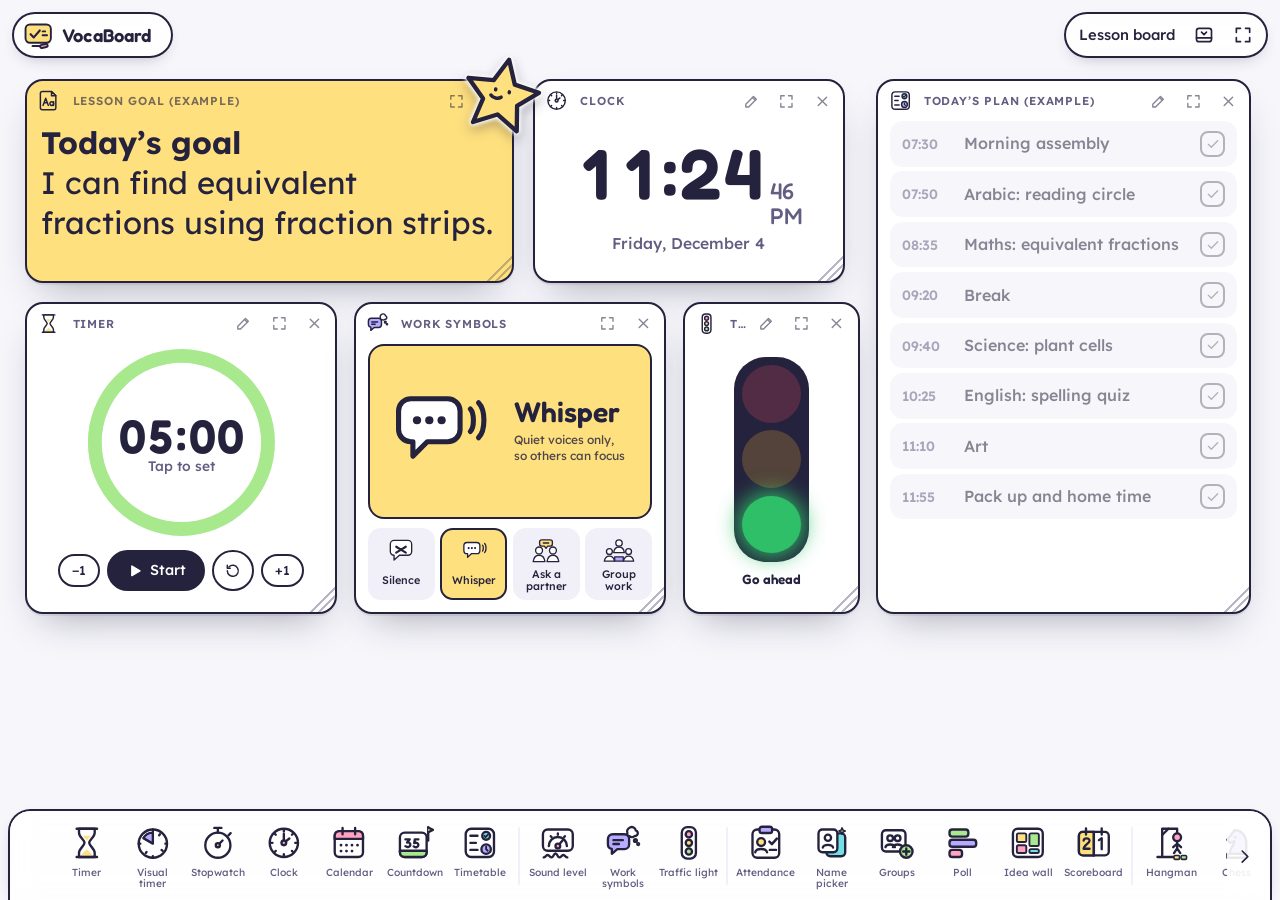
<file: index (1).html>
<!doctype html>
<html lang="en">
<head>
<meta charset="utf-8">
<meta name="viewport" content="width=device-width, initial-scale=1, viewport-fit=cover">
<title>VocaBoard</title>
<meta name="description" content="Interactive classroom board with timers, name picker, sound meter, polls and more. Works offline.">
<meta name="theme-color" content="#f6f6fb" media="(prefers-color-scheme: light)">
<meta name="theme-color" content="#1b1a2a" media="(prefers-color-scheme: dark)">
<meta name="mobile-web-app-capable" content="yes">
<meta name="apple-mobile-web-app-capable" content="yes">
<meta name="apple-mobile-web-app-title" content="VocaBoard">
<meta name="author" content="Ms. Amina Qatan">
<meta name="apple-mobile-web-app-status-bar-style" content="default">
<link rel="manifest" href="manifest.webmanifest">
<link rel="icon" href="icons/favicon.svg" type="image/svg+xml">
<link rel="icon" href="icons/icon-192.png" type="image/png" sizes="192x192">
<link rel="apple-touch-icon" href="icons/apple-touch-icon.png">
<link rel="preconnect" href="https://fonts.googleapis.com">
<link rel="preconnect" href="https://fonts.gstatic.com" crossorigin>
<link rel="stylesheet" href="https://fonts.googleapis.com/css2?family=Andika:wght@400;700&family=Caveat:wght@500;700&family=Fredoka:wght@400..700&family=Lexend:wght@300..700&family=Tajawal:wght@400;500;700&display=swap">
<link rel="stylesheet" href="https://fonts.googleapis.com/css2?family=Noto+Sans+Symbols+2&text=%E2%99%9A%E2%99%9B%E2%99%9C%E2%99%9D%E2%99%9E%E2%99%9F&display=swap">
<style>
:root{color-scheme:light;padding-top:env(safe-area-inset-top,0px);padding-bottom:env(safe-area-inset-bottom,0px)}
[hidden]{display:none!important}
img{max-width:100%}
:root{
  /* Layout: a full-bleed board (the classroom wall) with free-floating widget cards; tool dock pinned bottom-centre, board controls floating in the top corners; phones stack widgets in one column */
  --ink:#25223d;        /* outlines, main text */
  --ink-soft:#625e82;   /* secondary text */
  --card:#ffffff;       /* widget surface */
  --card-2:#f1f0f8;     /* inset fields, chips */
  --edge:#25223d;       /* widget outline */
  --chrome:rgba(255,255,255,.9);
  --lav:#b6abff; --mint:#a9e98e; --aqua:#74e0e4; --pink:#ffa3c0; --butter:#ffe07f; --peach:#ffbf8f;
  --on-pastel:#25223d;
  --go:#2fbf68; --wait:#f5b631; --stop:#ef4f5b;
  --focus:#6a5cff;
  --housing:#25223d;
  --paper:#f6f6fb; --paper-line:#e4e3f1; --paper-dot:#cfcde3;
  --lined:#fdfcf6; --lined-rule:#c9dcf2; --lined-margin:#f2a7b4;
  --chalk:#2f4a3f; --cork:#c99f6a; --blackboard:#25292d; --whiteboard:#f9fafb;
  --wood:#6b4a2f; --wood-2:#4a321f; --alu:#d3d8dd; --alu-2:#9aa2aa;
  --qr-dark:#000000; --qr-light:#ffffff;
  --shadow:0 2px 0 rgba(37,34,61,.07), 0 18px 38px -18px rgba(37,34,61,.42);
  --shadow-sm:0 6px 18px -10px rgba(37,34,61,.45);
  --f-display:"Fredoka","Tajawal",ui-rounded,"Segoe UI",system-ui,sans-serif;
  --f-ui:"Lexend","Tajawal","Segoe UI",system-ui,sans-serif;
  --radius:18px;
  --u:1;
}
@media (prefers-color-scheme: dark){
  :root:not([data-theme="light"]){
    --ink:#f1efff; --ink-soft:#b4afd8; --card:#262439; --card-2:#312e4a; --edge:#4c4874;
    --chrome:rgba(32,30,50,.9); --focus:#c3bbff; --housing:#14131f;
    --paper:#1b1a2a; --paper-line:#292741; --paper-dot:#3a3758;
    --shadow:0 2px 0 rgba(0,0,0,.25), 0 18px 38px -18px rgba(0,0,0,.75);
    --shadow-sm:0 6px 18px -10px rgba(0,0,0,.7);
    color-scheme:dark;
  }
}
:root[data-theme="dark"]{
  --ink:#f1efff; --ink-soft:#b4afd8; --card:#262439; --card-2:#312e4a; --edge:#4c4874;
  --chrome:rgba(32,30,50,.9); --focus:#c3bbff; --housing:#14131f;
  --paper:#1b1a2a; --paper-line:#292741; --paper-dot:#3a3758;
  --shadow:0 2px 0 rgba(0,0,0,.25), 0 18px 38px -18px rgba(0,0,0,.75);
  --shadow-sm:0 6px 18px -10px rgba(0,0,0,.7);
  color-scheme:dark;
}

html{box-sizing:border-box;height:100%;font-size:calc(16px * var(--u));-webkit-text-size-adjust:100%}
*,*::before,*::after{box-sizing:inherit}
body{height:100%;margin:0;background:var(--paper);color:var(--ink);font-family:var(--f-ui);overflow:hidden;overscroll-behavior:none;-webkit-tap-highlight-color:transparent}
button,input,select,textarea{font:inherit;color:inherit}
button{cursor:pointer}
:focus-visible{outline:3px solid var(--focus);outline-offset:2px}
@media (prefers-reduced-motion: reduce){*,*::before,*::after{animation-duration:.01ms!important;transition-duration:.01ms!important}}

/* SVG icon fills */
svg .f-card{fill:var(--card)} svg .f-lav{fill:var(--lav)} svg .f-mint{fill:var(--mint)} svg .f-aqua{fill:var(--aqua)}
svg .f-pink{fill:var(--pink)} svg .f-butter{fill:var(--butter)} svg .f-peach{fill:var(--peach)} svg .f-ink{fill:currentColor}
.ico{display:block;flex:none}

/* ---------- App shell ---------- */
#vocaboard{height:100%}
#app{position:relative;height:100%;overflow:hidden;isolation:isolate}
#bg{position:absolute;inset:0;z-index:0;transition:background .3s}
#board{position:absolute;inset:0;z-index:1}
#stk{position:absolute;inset:0;z-index:30;pointer-events:none}

.bg-grid{background-color:var(--paper);background-image:linear-gradient(var(--paper-line) 1.5px,transparent 1.5px),linear-gradient(90deg,var(--paper-line) 1.5px,transparent 1.5px);background-size:3rem 3rem;background-position:-1px -1px}
.bg-dots{background-color:var(--paper);background-image:radial-gradient(var(--paper-dot) 2px,transparent 2.6px);background-size:1.75rem 1.75rem}
.bg-lines{background-color:var(--lined);background-image:linear-gradient(90deg,transparent 5.9rem,var(--lined-margin) 5.9rem,var(--lined-margin) 6.05rem,transparent 6.05rem),linear-gradient(transparent 2.15rem,var(--lined-rule) 2.15rem,var(--lined-rule) 2.25rem,transparent 2.25rem);background-size:100% 100%,100% 2.25rem}
.bg-chalk{background-color:var(--chalk);background-image:url("data:image/svg+xml,%3Csvg xmlns='http://www.w3.org/2000/svg' width='240' height='240'%3E%3Cfilter id='n'%3E%3CfeTurbulence type='fractalNoise' baseFrequency='.9' numOctaves='2' stitchTiles='stitch'/%3E%3CfeColorMatrix values='0 0 0 0 1 0 0 0 0 1 0 0 0 0 1 0 0 0 .07 0'/%3E%3C/filter%3E%3Crect width='240' height='240' filter='url(%23n)'/%3E%3C/svg%3E"),radial-gradient(ellipse at 30% 25%,rgba(255,255,255,.09),transparent 60%);box-shadow:inset 0 0 0 .9rem var(--wood),inset 0 0 0 1.05rem var(--wood-2)}
.bg-black{background-color:var(--blackboard);background-image:url("data:image/svg+xml,%3Csvg xmlns='http://www.w3.org/2000/svg' width='240' height='240'%3E%3Cfilter id='n'%3E%3CfeTurbulence type='fractalNoise' baseFrequency='.9' numOctaves='2' stitchTiles='stitch'/%3E%3CfeColorMatrix values='0 0 0 0 1 0 0 0 0 1 0 0 0 0 1 0 0 0 .06 0'/%3E%3C/filter%3E%3Crect width='240' height='240' filter='url(%23n)'/%3E%3C/svg%3E"),radial-gradient(ellipse at 70% 28%,rgba(255,255,255,.08),transparent 55%),radial-gradient(ellipse at 22% 78%,rgba(255,255,255,.05),transparent 50%);box-shadow:inset 0 0 0 .9rem var(--wood),inset 0 0 0 1.05rem var(--wood-2)}
.bg-white{background-color:var(--whiteboard);background-image:linear-gradient(118deg,transparent 32%,rgba(255,255,255,.95) 46%,transparent 60%),linear-gradient(180deg,#fbfcfd,#eef1f4);box-shadow:inset 0 0 0 .75rem var(--alu),inset 0 0 0 .85rem var(--alu-2),inset 0 0 2.2rem .9rem rgba(20,30,40,.06)}
.bg-cork{background-color:var(--cork);background-image:url("data:image/svg+xml,%3Csvg xmlns='http://www.w3.org/2000/svg' width='200' height='200'%3E%3Cfilter id='n'%3E%3CfeTurbulence type='fractalNoise' baseFrequency='.55' numOctaves='3' stitchTiles='stitch'/%3E%3CfeColorMatrix values='0 0 0 0 .35 0 0 0 0 .2 0 0 0 0 .05 0 0 0 .55 0'/%3E%3C/filter%3E%3Crect width='200' height='200' filter='url(%23n)'/%3E%3C/svg%3E")}

/* top floating controls */
.top{position:absolute;top:.75rem;z-index:60;display:flex;gap:.5rem;align-items:center}
.top.l{left:max(.75rem,env(safe-area-inset-left,0px))}
.top.r{right:max(.75rem,env(safe-area-inset-right,0px))}
.pill{display:inline-flex;align-items:center;gap:.15rem;height:2.9rem;padding:0 .3rem;background:var(--chrome);border:2px solid var(--edge);border-radius:999px;-webkit-backdrop-filter:blur(12px);backdrop-filter:blur(12px);box-shadow:var(--shadow-sm)}
.ib{display:inline-grid;place-items:center;width:2.3rem;height:2.3rem;border:0;border-radius:999px;background:transparent;color:var(--ink);padding:0;flex:none}
.ib:hover{background:var(--card-2)}
.ib svg{width:1.25rem;height:1.25rem}
.brand{display:inline-flex;align-items:center;gap:.55rem;height:2.3rem;padding:0 .9rem 0 .25rem;border:0;border-radius:999px;background:transparent;color:var(--ink);font:600 1.15rem/1 var(--f-display);letter-spacing:.01em}
.brand:hover{background:var(--card-2)}
.brand svg{width:1.9rem;height:1.9rem}
@media (max-width: 560px){.brand .bt{display:none}.brand{padding:0 .25rem}.bname{max-width:8.5rem}}
.bname{max-width:14rem;overflow:hidden;text-overflow:ellipsis;white-space:nowrap;border:0;background:transparent;font:500 .92rem/1 var(--f-ui);padding:.55rem .5rem;border-radius:999px;color:var(--ink)}
.bname:hover{background:var(--card-2)}

/* dock */
#dock{position:absolute;left:50%;bottom:0;z-index:55;transform:translateX(-50%);max-width:calc(100% - 1rem);display:flex;align-items:stretch;gap:.1rem;padding:.4rem .5rem calc(.35rem + env(safe-area-inset-bottom,0px));background:var(--chrome);-webkit-backdrop-filter:blur(14px);backdrop-filter:blur(14px);border:2px solid var(--edge);border-bottom:0;border-radius:1.4rem 1.4rem 0 0;overflow-x:auto;overflow-y:hidden;scrollbar-width:none;transition:transform .25s ease;box-shadow:var(--shadow-sm)}
#dock::-webkit-scrollbar{display:none}
#dock.hide{transform:translate(-50%,calc(100% + 4px))}
.tool{display:flex;flex-direction:column;align-items:center;justify-content:flex-start;gap:.3rem;width:clamp(4rem,calc((100vw - 4rem) / 27.5),4.9rem);flex:none;padding:.4rem .1rem .3rem;border:0;border-radius:.9rem;background:transparent;color:var(--ink)}
.tool:hover{background:var(--card-2)}
.tool svg{width:62%;max-width:2.6rem;height:auto;aspect-ratio:1;transition:transform .15s}
.tool:active svg{transform:scale(.9)}
.tool span{font:450 .64rem/1.12 var(--f-ui);max-width:100%;color:var(--ink-soft);text-align:center;overflow:hidden;display:-webkit-box;-webkit-line-clamp:2;-webkit-box-orient:vertical;min-height:2.24em}
.dsep{width:2px;flex:none;margin:.6rem .25rem;border-radius:2px;background:var(--card-2)}
#dockTab{position:absolute;left:50%;bottom:calc(.6rem + env(safe-area-inset-bottom,0px));transform:translateX(-50%);z-index:54;display:inline-flex;align-items:center;gap:.4rem;height:2.6rem;padding:0 1.1rem;border-radius:999px;border:2px solid var(--edge);background:var(--chrome);-webkit-backdrop-filter:blur(12px);backdrop-filter:blur(12px);color:var(--ink);font:500 .85rem var(--f-ui);box-shadow:var(--shadow-sm)}
#dockTab svg{width:1.1rem;height:1.1rem}

/* ---------- Widgets ---------- */
.wg{position:absolute;display:flex;flex-direction:column;background:var(--card);color:var(--ink);border:2px solid var(--edge);border-radius:var(--radius);box-shadow:var(--shadow);min-width:0;animation:pop .22s ease-out}
@keyframes pop{from{transform:scale(.94);opacity:.4}to{transform:none;opacity:1}}
.wg.dragging{box-shadow:0 30px 60px -20px rgba(37,34,61,.55);cursor:grabbing}
.wg-h{display:flex;align-items:center;gap:.2rem;height:2.5rem;padding:0 .3rem 0 .65rem;cursor:grab;touch-action:none;-webkit-user-select:none;user-select:none;flex:none}
.wg-h > svg{width:1.45rem;height:1.45rem;flex:none}
.wg-t{flex:1;min-width:0;margin-left:.35rem;font:600 .72rem/1.2 var(--f-ui);letter-spacing:.07em;text-transform:uppercase;color:var(--ink-soft);white-space:nowrap;overflow:hidden;text-overflow:ellipsis;border-radius:6px;padding:.15rem .2rem}
.wg-t[contenteditable="true"]{background:var(--card-2);color:var(--ink);outline:none;text-transform:none;letter-spacing:0;cursor:text}
.wg-h .ib{width:2rem;height:2rem;opacity:.55}
.wg-h .ib:hover,.wg:focus-within .wg-h .ib{opacity:1}
.wg-h .ib svg{width:1.05rem;height:1.05rem}
.wg-b{flex:1;min-height:0;position:relative;container-type:size;overflow:hidden;padding:0 .75rem .75rem;border-radius:0 0 calc(var(--radius) - 2px) calc(var(--radius) - 2px)}
.wg-r{position:absolute;right:0;bottom:0;width:1.7rem;height:1.7rem;cursor:nwse-resize;touch-action:none;border-radius:0 0 var(--radius) 0;background:linear-gradient(135deg,transparent 52%,var(--ink-soft) 52%,var(--ink-soft) 58%,transparent 58%,transparent 68%,var(--ink-soft) 68%,var(--ink-soft) 74%,transparent 74%);opacity:.45}
.wg-r:hover{opacity:.9}
.wg.max{left:max(.75rem,env(safe-area-inset-left,0px))!important;top:4.4rem!important;width:auto!important;right:max(.75rem,env(safe-area-inset-right,0px));height:auto!important;bottom:calc(6.2rem + env(safe-area-inset-bottom,0px));z-index:50!important}
.wg.max .wg-r{display:none}
.wg.alarm{animation:alarm .9s ease-in-out infinite}
@keyframes alarm{0%,100%{box-shadow:0 0 0 0 var(--stop),var(--shadow)}50%{box-shadow:0 0 0 .6rem var(--stop),var(--shadow)}}
.wg[data-note]{--card:var(--note);--card-2:rgba(37,34,61,.08);--ink:var(--on-pastel);--ink-soft:rgba(37,34,61,.62);--edge:var(--on-pastel)}
.wg[data-note="butter"]{--note:var(--butter)} .wg[data-note="mint"]{--note:var(--mint)} .wg[data-note="pink"]{--note:var(--pink)}
.wg[data-note="aqua"]{--note:var(--aqua)} .wg[data-note="lav"]{--note:var(--lav)} .wg[data-note="peach"]{--note:var(--peach)}

/* phone layout: one column */
#board.stack{overflow-y:auto;overflow-x:hidden;display:flex;flex-direction:column;gap:.85rem;padding-block:4.4rem 7.5rem;padding-left:max(16px,env(safe-area-inset-left,0px));padding-right:max(16px,env(safe-area-inset-right,0px));-webkit-overflow-scrolling:touch}
#board.stack .wg{position:relative;left:auto!important;top:auto!important;width:auto!important;height:var(--sh)!important;flex:none;z-index:auto!important}
#board.stack .wg-h{cursor:default}
#board.stack .wg-r{display:none}
#board.stack .wg.max{position:fixed;left:.5rem!important;right:.5rem;top:4rem!important;bottom:calc(5.6rem + env(safe-area-inset-bottom,0px));height:auto!important;z-index:58!important}
.empty-board{position:absolute;inset:0;display:grid;place-content:center;justify-items:center;gap:.6rem;text-align:center;pointer-events:none;padding:0 2rem 6rem;color:var(--ink-soft)}
.empty-board b{font:500 1.6rem/1.2 var(--f-display);color:var(--ink)}
#board.stack .empty-board{position:static;padding:4rem 1rem}

/* ---------- Controls ---------- */
.btn{display:inline-flex;align-items:center;justify-content:center;gap:.4rem;min-height:2.6rem;padding:0 1.05rem;border-radius:999px;border:2px solid var(--edge);background:var(--card);color:var(--ink);font:500 .9rem/1 var(--f-ui);white-space:nowrap;-webkit-user-select:none;user-select:none;transition:transform .1s}
.btn:active{transform:scale(.96)}
.btn svg{width:1.1rem;height:1.1rem}
.btn.pri{background:var(--ink);color:var(--card);border-color:var(--ink)}
.btn.sm{min-height:2.1rem;padding:0 .75rem;font-size:.8rem}
.btn.ic{width:2.6rem;padding:0}
.btn.sm.ic{width:2.1rem}
.btn.danger.armed{background:var(--stop);border-color:var(--stop);color:#fff}
.btn[disabled]{opacity:.4;pointer-events:none}
.chip{display:inline-flex;align-items:center;justify-content:center;gap:.35rem;min-height:2.1rem;padding:0 .8rem;border-radius:999px;border:2px solid transparent;background:var(--card-2);color:var(--ink);font:500 .82rem/1 var(--f-ui);white-space:nowrap}
.chip[aria-pressed="true"]{background:var(--lav);color:var(--on-pastel);border-color:var(--edge)}
.chip.off{text-decoration:line-through;opacity:.5}
.chips{display:flex;flex-wrap:wrap;gap:.35rem}
.seg{display:inline-flex;flex-wrap:wrap;background:var(--card-2);border-radius:999px;padding:3px;gap:2px}
.seg button{border:0;background:transparent;border-radius:999px;padding:.45rem .85rem;font:500 .8rem/1 var(--f-ui);color:var(--ink-soft)}
.seg button[aria-pressed="true"]{background:var(--card);color:var(--ink);box-shadow:0 0 0 2px var(--edge)}
.field{display:grid;gap:.35rem;min-width:0}
.field > label,.field > .lbl{font:600 .7rem/1.2 var(--f-ui);letter-spacing:.07em;text-transform:uppercase;color:var(--ink-soft)}
.inp{width:100%;min-width:0;min-height:2.6rem;padding:.45rem .8rem;border-radius:.8rem;border:2px solid var(--card-2);background:var(--card-2);color:var(--ink)}
.inp:focus{border-color:var(--focus);outline:none;background:var(--card)}
textarea.inp{resize:vertical;line-height:1.45;min-height:6rem}
input[type="range"]{width:100%;accent-color:var(--focus)}
.form{display:grid;gap:.85rem;height:100%;overflow:auto;align-content:start;padding:.2rem .1rem .5rem}
.row{display:flex;gap:.5rem;align-items:center;flex-wrap:wrap}
.row.nw{flex-wrap:nowrap}
.note{font-size:.8rem;color:var(--ink-soft);line-height:1.45;margin:0}
.empty{height:100%;display:grid;place-content:center;justify-items:center;gap:.7rem;text-align:center;padding:1rem;border:2px dashed var(--card-2);border-radius:1rem;overflow:auto}
.mic-big{width:5rem;height:5rem;border-radius:50%;border:3px solid var(--edge);background:var(--lav);color:var(--on-pastel);display:grid;place-items:center;padding:0;box-shadow:0 6px 0 var(--edge);transition:transform .1s}
.mic-big:active{transform:translateY(3px);box-shadow:0 3px 0 var(--edge)}
.mic-big svg{width:2.4rem;height:2.4rem}
.empty > .ico{width:2.6rem;height:2.6rem;color:var(--ink-soft)}
.empty p{margin:0;max-width:26ch;color:var(--ink-soft);font-size:.85rem;line-height:1.45}
.empty.drag{border-color:var(--focus);background:var(--card-2)}
.switch{display:flex;align-items:center;justify-content:space-between;gap:1rem;font-size:.9rem}
.switch input{appearance:none;-webkit-appearance:none;width:2.9rem;height:1.7rem;border-radius:999px;background:var(--card-2);border:2px solid var(--edge);position:relative;flex:none;cursor:pointer;transition:background .15s}
.switch input::after{content:"";position:absolute;top:2px;left:2px;width:1.1rem;height:1.1rem;border-radius:50%;background:var(--ink);transition:transform .15s}
.switch input:checked{background:var(--mint)}
.switch input:checked::after{transform:translateX(1.2rem);background:var(--on-pastel)}
.big-digits b{display:inline-block;width:.6em;text-align:center;font-weight:inherit}
.big-digits i{display:inline-block;width:.28em;text-align:center;font-style:normal;position:relative;top:-.05em}

@media (pointer: coarse){
  .btn{min-height:2.95rem}
  .btn.sm{min-height:2.5rem}
  .btn.ic{width:2.95rem} .btn.sm.ic{width:2.5rem}
  .chip{min-height:2.5rem}
  .wg-h{height:2.9rem}
  .wg-h .ib{width:2.5rem;height:2.5rem;opacity:.8}
  .wg-r{width:2.3rem;height:2.3rem}
  .ib{width:2.6rem;height:2.6rem}
}

/* ---------- Sheets, toasts ---------- */
.sheet-wrap{position:absolute;inset:0;z-index:80;background:rgba(20,18,36,.32);display:flex;align-items:center;justify-content:center;padding:1rem;animation:fade .15s}
@keyframes fade{from{opacity:0}}
.sheet{width:min(34rem,100%);max-height:min(44rem,100%);display:flex;flex-direction:column;background:var(--card);color:var(--ink);border:2px solid var(--edge);border-radius:1.4rem;box-shadow:var(--shadow);overflow:hidden;animation:rise .2s ease-out}
@keyframes rise{from{transform:translateY(1rem);opacity:0}}
.sheet-wrap.side{justify-content:flex-start;align-items:stretch;padding:.6rem}
.sheet-wrap.side .sheet{width:min(23rem,100%);max-height:none;animation:slide .2s ease-out}
@keyframes slide{from{transform:translateX(-1.5rem);opacity:0}}
.sheet-h{display:flex;align-items:center;gap:.5rem;padding:.9rem .9rem .5rem 1.25rem}
.sheet-h h2{flex:1;margin:0;font:600 1.3rem/1.2 var(--f-display)}
.sheet-b{padding:.25rem 1.25rem 1.25rem;overflow:auto;display:grid;gap:1.15rem;align-content:start}
.sheet-b h3{margin:0 0 .1rem;font:600 .72rem/1.2 var(--f-ui);letter-spacing:.08em;text-transform:uppercase;color:var(--ink-soft)}
.sec{display:grid;gap:.6rem}
.credit{margin:0;font:400 .85rem var(--f-ui);color:var(--ink-soft)}
.credit b{font:600 .95rem var(--f-display);color:var(--ink)}
.empty-board .credit{margin-top:.6rem;font-size:.78rem;opacity:.8}
.blist{display:grid;gap:.3rem}
.bitem{display:flex;align-items:center;gap:.6rem;width:100%;text-align:left;padding:.6rem .8rem;border-radius:.8rem;border:2px solid transparent;background:var(--card-2);color:var(--ink);font:500 .92rem var(--f-ui)}
.bitem[aria-current="true"]{border-color:var(--edge);background:var(--lav);color:var(--on-pastel)}
.bitem small{margin-left:auto;font-size:.75rem;opacity:.7}
.swatches{display:grid;grid-template-columns:repeat(auto-fill,minmax(4.6rem,1fr));gap:.5rem}
.swatches.big{grid-template-columns:repeat(auto-fill,minmax(7.4rem,1fr))}
.sw{aspect-ratio:4/3;max-width:100%;border-radius:.8rem;border:2px solid var(--card-2);padding:0;display:flex;align-items:flex-end;justify-content:flex-start;overflow:hidden;position:relative}
.sw span{font:500 .68rem/1 var(--f-ui);background:var(--card);color:var(--ink);padding:.25rem .4rem;border-radius:0 .5rem 0 0}
.sw[aria-pressed="true"]{border-color:var(--edge);box-shadow:0 0 0 3px var(--focus)}
.stk-grid{display:grid;grid-template-columns:repeat(auto-fill,minmax(4.8rem,1fr));gap:.5rem}
.stk-grid button{aspect-ratio:1;max-width:100%;border:0;border-radius:1rem;background:var(--card-2);padding:.55rem;display:grid;place-items:center}
.stk-grid button:hover{background:var(--lav)}
.stk-grid svg{width:100%;height:100%}
#toast{position:absolute;left:50%;bottom:calc(6.6rem + env(safe-area-inset-bottom,0px));transform:translateX(-50%);z-index:90;display:flex;flex-direction:column;align-items:center;gap:.4rem;pointer-events:none;width:min(30rem,calc(100% - 2rem))}
.toast{display:flex;align-items:center;gap:.75rem;padding:.65rem .7rem .65rem 1.1rem;border-radius:999px;background:var(--ink);color:var(--card);font:500 .88rem/1.3 var(--f-ui);box-shadow:var(--shadow);pointer-events:auto;animation:rise .2s ease-out}
.toast button{border:0;border-radius:999px;background:var(--card);color:var(--ink);padding:.4rem .8rem;font:600 .8rem var(--f-ui)}

/* ---------- Stickers ---------- */
.stk{position:absolute;pointer-events:auto;touch-action:none;cursor:grab;filter:drop-shadow(0 0 2px #fff) drop-shadow(0 0 2px #fff) drop-shadow(0 5px 6px rgba(20,18,36,.28));animation:pop .25s ease-out}
.stk > svg{width:100%;height:100%;display:block;pointer-events:none}
.stk-x,.stk-r{position:absolute;display:none;width:2rem;height:2rem;border-radius:50%;border:2px solid var(--edge);background:var(--card);color:var(--ink);padding:0;place-items:center;filter:none}
.stk-x{top:-.6rem;right:-.6rem}
.stk-x svg{width:.9rem;height:.9rem}
.stk-r{bottom:-.6rem;right:-.6rem;cursor:nwse-resize;touch-action:none;background:var(--lav)}
.stk.sel{outline:2px dashed var(--focus);outline-offset:4px;border-radius:12px}
.stk.sel .stk-x,.stk.sel .stk-r{display:grid}

/* ---------- Widget internals ---------- */
/* timer */
.tm{display:grid;grid-template-rows:minmax(0,1fr) auto auto;gap:.55rem;height:100%}
.ring{position:relative;height:100%;aspect-ratio:1;max-width:100%;margin:0 auto;container-type:size;min-height:0}
.ring svg{position:absolute;inset:0;width:100%;height:100%;transform:rotate(-90deg)}
.ring .trk{fill:none;stroke:var(--card-2);stroke-width:7}
.ring .prg{fill:none;stroke:var(--mint);stroke-width:7;stroke-linecap:round;transition:stroke-dashoffset .25s linear,stroke .4s}
.ring.mid .prg{stroke:var(--butter)} .ring.low .prg{stroke:var(--pink)}
.ring .face{position:absolute;inset:0;display:grid;place-content:center;justify-items:center;gap:.2cqmin;border:0;background:transparent;padding:0;color:var(--ink)}
.ring .big-digits{font:600 24cqmin/1 var(--f-display);font-variant-numeric:tabular-nums;letter-spacing:-.01em}
.ring .big-digits.long{font-size:17cqmin}
.ring small{font:500 7cqmin/1 var(--f-ui);color:var(--ink-soft);min-height:1em}
.wg.alarm .ring small{color:var(--stop);font-weight:700}
.presets{display:flex;gap:.3rem;justify-content:center;flex-wrap:wrap}
.ctrls{display:flex;gap:.45rem;justify-content:center;align-items:center;flex-wrap:wrap}
@container (max-height: 270px){.presets{display:none}}
@container (max-height: 190px){.ctrls .hide-s{display:none}}
.two{display:grid;grid-template-columns:repeat(auto-fit,minmax(10rem,1fr));gap:.6rem}
.hms{display:grid;grid-template-columns:repeat(3,1fr);gap:.5rem}
.hms .inp{font:600 1.5rem var(--f-display);text-align:center;font-variant-numeric:tabular-nums}

/* visual timer */
.vt{display:grid;grid-template-rows:minmax(0,1fr) auto auto;gap:.45rem;height:100%}
.vt-dial{height:100%;aspect-ratio:1;max-width:100%;margin:0 auto;min-height:0;touch-action:none;cursor:pointer}
.vt-dial svg{width:100%;height:100%;display:block}
.vt-left{text-align:center;font:600 1.6rem/1 var(--f-display);font-variant-numeric:tabular-nums}
@container (max-height: 260px){.vt-left{display:none}}

/* stopwatch */
.swc{display:grid;grid-template-rows:auto auto minmax(0,1fr);gap:.6rem;height:100%;align-content:start}
.swc .big-digits{text-align:center;font:600 min(17cqw,30cqh)/1.05 var(--f-display);font-variant-numeric:tabular-nums;padding-top:.3rem}
.swc .big-digits .t{font-size:.55em;opacity:.55}
.laps{overflow:auto;display:grid;grid-auto-rows:max-content;gap:.15rem;align-content:start;font-variant-numeric:tabular-nums;font-size:.9rem}
.laps div{display:flex;justify-content:space-between;padding:.35rem .6rem;border-radius:.5rem;background:var(--card-2)}
@container (max-height: 200px){.laps{display:none}}

/* clock */
.clk{height:100%;display:grid;place-content:center;justify-items:center;gap:.4rem;text-align:center}
.clk .time{font:600 min(25cqw,52cqh)/1 var(--f-display);font-variant-numeric:tabular-nums;display:flex;align-items:baseline;gap:.08em}
.clk .time sup{font-size:.32em;font-weight:500;color:var(--ink-soft);display:flex;flex-direction:column;align-items:flex-start;gap:.1em;line-height:1}
.clk .date{font:500 min(5.5cqw,11cqh)/1.2 var(--f-ui);color:var(--ink-soft)}
.clk-a{height:100%;display:grid;grid-template-rows:minmax(0,1fr) auto;gap:.3rem;justify-items:center}
.clk-a svg{height:100%;aspect-ratio:1;max-width:100%}
.clk-a .date{font:500 .9rem var(--f-ui);color:var(--ink-soft)}

/* calendar */
.cal{height:100%;display:grid;grid-template-rows:auto minmax(0,1fr);gap:.4rem}
.cal-h{display:flex;align-items:center;gap:.25rem}
.cal-h b{flex:1;font:600 min(1.45rem,7cqw)/1.1 var(--f-display)}
.cal-g{display:grid;grid-template-columns:repeat(7,1fr);grid-auto-rows:minmax(0,1fr);gap:2px;min-height:0}
.cal-g .wd{font:600 min(.75rem,3.2cqw)/1 var(--f-ui);letter-spacing:.05em;text-transform:uppercase;color:var(--ink-soft);display:grid;place-items:center}
.cal-g .d{display:grid;place-items:center;border-radius:.6rem;font:500 min(5.2cqw,7.5cqh)/1 var(--f-ui);font-variant-numeric:tabular-nums}
.cal-g .d.we{background:var(--card-2)}
.cal-g .d.out{opacity:.3}
.cal-g .d.today span{background:var(--lav);color:var(--on-pastel);border:2px solid var(--edge);border-radius:50%;width:1.9em;height:1.9em;display:grid;place-items:center;font-weight:700}

/* countdown */
.cd{height:100%;display:grid;align-content:center;justify-items:center;gap:min(4cqh,1rem);text-align:center}
.cd h3{margin:0;font:600 min(7cqw,12cqh)/1.15 var(--f-display);text-wrap:balance}
.cd .units{display:grid;grid-template-columns:repeat(4,1fr);gap:min(2.5cqw,.7rem);width:100%}
.cd .u{background:var(--card-2);border-radius:.9rem;padding:min(3cqh,.8rem) .2rem;display:grid;gap:.25rem}
.cd .u b{font:600 min(11cqw,22cqh)/1 var(--f-display);font-variant-numeric:tabular-nums}
.cd .u span{font:600 min(2.8cqw,.72rem)/1 var(--f-ui);letter-spacing:.07em;text-transform:uppercase;color:var(--ink-soft)}
.cd .u.main{background:var(--butter);color:var(--on-pastel)}
.cd .u.main span{color:var(--on-pastel);opacity:.7}
.cd p{margin:0;font-size:.85rem;color:var(--ink-soft)}

/* timetable */
.tt{height:100%;overflow:auto;display:grid;grid-auto-rows:max-content;gap:.3rem;align-content:start}
.tt-r{display:grid;grid-template-columns:auto 1fr auto;align-items:center;gap:.7rem;padding:.5rem .6rem;border-radius:.8rem;border:2px solid transparent;background:var(--card-2);text-align:left;color:var(--ink);font:500 1rem/1.3 var(--f-ui);width:100%}
.tt-r time{font:600 .85rem/1 var(--f-ui);font-variant-numeric:tabular-nums;color:var(--ink-soft);min-width:3.2rem}
.tt-r.now{background:var(--lav);border-color:var(--edge);color:var(--on-pastel)}
.tt-r.now time{color:var(--on-pastel)}
.tt-r.past{opacity:.55}
.tt-r.done span{text-decoration:line-through;opacity:.55}
.tt-r .ck{width:1.6rem;height:1.6rem;border-radius:.5rem;border:2px solid currentColor;display:grid;place-items:center;opacity:.6}
.tt-r.done .ck{background:var(--mint);color:var(--on-pastel);opacity:1;border-color:var(--edge)}
.tt-r .ck svg{width:1rem;height:1rem}
.tt-e{display:grid;grid-template-columns:minmax(7.6rem,auto) 1fr auto;gap:.4rem;align-items:center}

/* traffic light */
.tl{height:100%;display:flex;flex-direction:column;align-items:center;justify-content:center;gap:min(4cqh,1rem)}
.tl-box{display:flex;flex-direction:column;gap:min(3cqh,.7rem);padding:min(3.2cqh,.8rem);background:var(--housing);border-radius:2rem;height:min(100%,calc(100cqh - 3.2rem));aspect-ratio:1/2.7;max-width:100%;justify-content:space-between}
.tl-box button{flex:1;aspect-ratio:1;max-width:100%;border-radius:50%;border:0;padding:0;opacity:.22;transition:opacity .2s,box-shadow .2s}
.tl-box button[aria-pressed="true"]{opacity:1}
.tl-box .red{background:var(--stop)} .tl-box .yellow{background:var(--wait)} .tl-box .green{background:var(--go)}
.tl-box .red[aria-pressed="true"]{box-shadow:0 0 1.4rem .2rem var(--stop)}
.tl-box .yellow[aria-pressed="true"]{box-shadow:0 0 1.4rem .2rem var(--wait)}
.tl-box .green[aria-pressed="true"]{box-shadow:0 0 1.4rem .2rem var(--go)}
.tl-lbl{font:600 min(1.5rem,9cqw)/1.15 var(--f-display);text-align:center;text-wrap:balance;min-height:1.15em}
@container (min-aspect-ratio: 13/10){
  .tl{flex-direction:row;gap:5cqw}
  .tl-box{flex-direction:row;height:auto;width:min(58cqw,calc(100cqh * 2.7));aspect-ratio:2.7/1}
  .tl-lbl{font-size:min(2rem,7cqw);max-width:38cqw;text-align:left}
}

/* work symbols */
.ws{height:100%;display:grid;grid-template-rows:minmax(0,1fr) auto;gap:.6rem}
.ws-main{display:flex;align-items:center;justify-content:center;gap:5cqw;min-height:0;border-radius:1rem;padding:.4rem;background:var(--wsc,var(--card-2));color:var(--on-pastel);border:2px solid var(--edge)}
.ws-main svg{height:min(78%,60cqw);aspect-ratio:1;flex:none}
.ws-main div{display:grid;gap:.35rem;min-width:0}
.ws-main b{font:600 min(10cqw,2.8rem)/1 var(--f-display)}
.ws-main span{font:450 min(4.2cqw,1.05rem)/1.35 var(--f-ui);opacity:.8;text-wrap:balance}
.ws-pick{display:grid;grid-template-columns:repeat(4,1fr);gap:.35rem}
.ws-pick button{border:2px solid transparent;background:var(--card-2);border-radius:.8rem;padding:.3rem;display:grid;justify-items:center;gap:.15rem;font:500 .68rem/1.1 var(--f-ui);color:var(--ink)}
.ws-pick button svg{width:2rem;height:2rem}
.ws-pick button[aria-pressed="true"]{border-color:var(--edge);background:var(--wsc)}
@container (max-aspect-ratio: 1/1){.ws-main{flex-direction:column;text-align:center;gap:.4rem}.ws-main svg{height:min(60%,60cqw)}.ws-main b{font-size:min(12cqw,2.4rem)}}
@container (max-height: 230px){.ws-main span{display:none}}

/* sound level */
.sl{height:100%;display:grid;grid-template-rows:minmax(0,1fr) auto auto;gap:.5rem;justify-items:center}
.sl svg{height:100%;max-width:100%;aspect-ratio:200/128}
.sl-lbl{font:600 min(1.6rem,8cqw)/1 var(--f-display);text-align:center}
.sl-lbl.go{color:var(--go)} .sl-lbl.wait{color:var(--wait)} .sl-lbl.stop{color:var(--stop)}
.sl .ctrls{width:100%}
.sl .lim{display:flex;align-items:center;gap:.5rem;font-size:.8rem;color:var(--ink-soft);width:100%}
.sl .lim input{flex:1}
@container (max-height: 240px){.sl .lim{display:none}}

/* webcam & media */
.media{position:absolute;inset:0 .75rem .75rem;border-radius:.8rem;overflow:hidden;background:#000;display:grid;place-items:center}
.media video,.media img,.media iframe{width:100%;height:100%;border:0;display:block}
.media.mirror video{transform:scaleX(-1)}
.media-bar{position:absolute;left:50%;bottom:.6rem;transform:translateX(-50%);display:flex;gap:.35rem;padding:.3rem;border-radius:999px;background:var(--chrome);border:2px solid var(--edge);opacity:0;transition:opacity .2s;max-width:calc(100% - 1rem);overflow-x:auto;scrollbar-width:none}
.wg:hover .media-bar,.wg:focus-within .media-bar,.media-bar.show{opacity:1}
@media (pointer: coarse){.media-bar{opacity:1}}
.imgw{position:absolute;inset:0 .75rem .75rem;border-radius:.8rem;overflow:hidden;display:grid;place-items:center}
.imgw img{width:100%;height:100%;display:block}
.pdfw{position:absolute;inset:0 .75rem .75rem;display:grid;grid-template-rows:minmax(0,1fr) auto;gap:.4rem}
.pdfw .pg{min-height:0;overflow:auto;display:grid;place-items:center;background:var(--card-2);border-radius:.8rem}
.pdfw canvas{display:block;box-shadow:0 2px 10px rgba(0,0,0,.18);background:#fff}
.pdfw .nav{display:flex;align-items:center;justify-content:center;gap:.4rem;font-variant-numeric:tabular-nums;font-size:.85rem}

/* dice */
.dc{height:100%;display:grid;grid-template-rows:auto minmax(0,1fr) auto;gap:.5rem}
.dc-top{display:flex;justify-content:space-between;align-items:center;gap:.4rem;flex-wrap:wrap}
.dc-area{display:flex;flex-wrap:wrap;align-content:center;justify-content:center;gap:min(4cqw,1rem);min-height:0;border:0;background:transparent;padding:0;cursor:pointer}
.die{--s:min(28cqw,40cqh);width:var(--s);height:var(--s);border-radius:22%;background:var(--dc,var(--lav));border:max(2px,.035em) solid var(--edge);border:3px solid var(--edge);display:grid;grid-template-columns:repeat(3,1fr);grid-template-rows:repeat(3,1fr);padding:calc(var(--s) * .1);box-shadow:0 4px 0 var(--edge)}
.die i{display:block;border-radius:50%;margin:calc(var(--s) * .035);background:transparent}
.die i.on{background:var(--on-pastel)}
.dc-area.n3 .die,.dc-area.n4 .die{--s:min(20cqw,30cqh)}
.dc-area.n5 .die,.dc-area.n6 .die{--s:min(17cqw,26cqh)}
.rolling .die{animation:tumble .5s ease-in-out}
@keyframes tumble{0%{transform:rotate(0) translateY(0)}30%{transform:rotate(160deg) translateY(-12%)}60%{transform:rotate(290deg) translateY(4%)}100%{transform:rotate(360deg)}}
.coin{width:min(50cqw,52cqh);aspect-ratio:1;border-radius:50%;border:3px solid var(--edge);display:grid;place-items:center;font:600 min(9cqw,10cqh)/1 var(--f-display);color:var(--on-pastel);background:var(--butter);box-shadow:inset 0 0 0 min(2.5cqw,.6rem) rgba(255,255,255,.45),0 4px 0 var(--edge)}
.coin.t{background:var(--peach)}
.rolling .coin{animation:flip .7s ease-in-out}
@keyframes flip{0%{transform:rotateY(0) translateY(0)}50%{transform:rotateY(900deg) translateY(-18%)}100%{transform:rotateY(1800deg)}}
.dc-total{text-align:center;font:600 1.1rem var(--f-display);min-height:1.4rem}

/* name picker */
.rp{height:100%;display:grid;grid-template-rows:minmax(0,1fr) auto auto;gap:.55rem}
.rp-card{display:grid;place-items:center;min-height:0;border-radius:1rem;border:2px solid var(--edge);background:var(--aqua);color:var(--on-pastel);padding:.5rem;text-align:center;overflow:hidden;position:relative}
.rp-card b{font:600 min(14cqw,26cqh)/1.05 var(--f-display);overflow-wrap:anywhere}
.rp-card.idle b{font-size:min(7cqw,12cqh);opacity:.75}
.rp-card.spin b{opacity:.8}
.rp-card.win{animation:winpop .45s ease-out}
@keyframes winpop{0%{transform:scale(.92)}60%{transform:scale(1.04)}100%{transform:none}}
.rp-meta{display:flex;justify-content:space-between;align-items:center;gap:.5rem;font-size:.8rem;color:var(--ink-soft);flex-wrap:wrap}
.confetti{position:absolute;inset:0;pointer-events:none}
.confetti i{position:absolute;top:50%;left:50%;width:.55rem;height:.85rem;border-radius:2px;animation:conf 1s ease-out forwards}
@keyframes conf{to{transform:translate(var(--dx),var(--dy)) rotate(var(--r));opacity:0}}

/* groups */
.gm{height:100%;display:grid;grid-template-rows:auto minmax(0,1fr);gap:.55rem}
.gm-top{display:flex;gap:.4rem;align-items:center;flex-wrap:wrap}
.gm-top .stp{display:inline-flex;align-items:center;gap:.2rem;font:600 1rem var(--f-display);font-variant-numeric:tabular-nums}
.gm-grid{overflow:auto;grid-auto-rows:max-content;display:grid;grid-template-columns:repeat(auto-fill,minmax(min(9.5rem,100%),1fr));gap:.5rem;align-content:start}
.gm-g{border:2px solid var(--edge);border-radius:.9rem;overflow:hidden;background:var(--card)}
.gm-g h4{margin:0;padding:.45rem .7rem;font:600 .95rem var(--f-display);background:var(--gc);color:var(--on-pastel);border-bottom:2px solid var(--edge)}
.gm-g ul{list-style:none;margin:0;padding:.45rem .7rem .55rem;display:grid;gap:.2rem;font-size:.92rem}

/* poll */
.pl{height:100%;display:grid;grid-template-rows:auto auto minmax(0,1fr) auto;gap:.5rem}
.pl-q{font:600 min(1.35rem,6cqw)/1.25 var(--f-display);outline:none;border-radius:.5rem;padding:.1rem .2rem;text-wrap:balance}
.pl-q:empty::before{content:attr(data-ph);color:var(--ink-soft)}
.pl-q:focus{background:var(--card-2)}
.pl-opts{display:grid;gap:.4rem;overflow:auto;align-content:start;grid-auto-rows:minmax(2.9rem,auto)}
.pl-opts.faces{grid-template-columns:repeat(auto-fit,minmax(5.5rem,1fr));grid-auto-rows:1fr}
.pl-o{position:relative;display:flex;align-items:center;gap:.65rem;padding:.4rem .8rem .4rem .45rem;border-radius:.9rem;border:2px solid var(--edge);background:var(--card);overflow:hidden;text-align:left;color:var(--ink);font:500 1rem/1.2 var(--f-ui);min-height:0}
.pl-o .bar{position:absolute;inset:0 auto 0 0;width:0;background:var(--oc);opacity:.85;transition:width .35s ease}
.pl-o > *:not(.bar){position:relative}
.pl-o .k{flex:none;width:2rem;height:2rem;border-radius:.6rem;display:grid;place-items:center;background:var(--oc);border:2px solid var(--edge);font:600 .95rem var(--f-display);color:var(--on-pastel)}
.pl-o .lb{flex:1;min-width:0;overflow-wrap:anywhere}
.pl-o .ct{font:600 1rem var(--f-display);font-variant-numeric:tabular-nums;white-space:nowrap}
.pl-o .ct small{font:500 .75rem var(--f-ui);color:var(--ink-soft);margin-left:.3rem}
.pl-o.bump{animation:winpop .3s}
.pl-opts.faces .pl-o{flex-direction:column;justify-content:center;padding:.5rem .3rem;text-align:center;gap:.3rem}
.pl-opts.faces .pl-o .bar{inset:auto 0 0 0;width:auto!important;height:var(--h,0%);transition:height .35s ease}
.pl-opts.faces .face{width:min(3.4rem,60%);aspect-ratio:1}
.pl-opts.faces .face svg{width:100%;height:100%}
.pl-opts.faces .lb{flex:none;font-size:.85rem}
.pl.hidden .bar{display:none}
.pl.hidden .ct{visibility:hidden}
.pl-foot{display:flex;align-items:center;gap:.35rem;flex-wrap:wrap;font-size:.8rem;color:var(--ink-soft)}
.pl-foot .sp{flex:1}

/* scoreboard */
.sb{height:100%;display:grid;grid-template-rows:minmax(0,1fr) auto;gap:.5rem}
.sb-teams{display:grid;grid-template-columns:repeat(var(--n),minmax(0,1fr));gap:.5rem;min-height:0}
.sb-t{display:grid;grid-template-rows:auto minmax(0,1fr) auto;border:2px solid var(--edge);border-radius:1rem;overflow:hidden;background:var(--tc);color:var(--on-pastel);min-width:0}
.sb-t .nm{padding:.45rem .5rem;font:600 min(1.1rem,5cqw)/1.15 var(--f-display);text-align:center;outline:none;border-bottom:2px solid var(--edge);background:rgba(255,255,255,.45);overflow-wrap:anywhere}
.sb-t .pts{border:0;background:transparent;color:inherit;font:600 min(18cqw,34cqh)/1 var(--f-display);font-variant-numeric:tabular-nums;display:grid;place-items:center;min-height:0;padding:0}
.sb-t .pm{display:grid;grid-template-columns:1fr 1.6fr;border-top:2px solid var(--edge)}
.sb-t .pm button{border:0;background:rgba(255,255,255,.45);color:var(--on-pastel);font:600 1.3rem/1 var(--f-display);min-height:2.6rem}
.sb-t .pm button + button{border-left:2px solid var(--edge);background:rgba(255,255,255,.7)}
.sb-t.lead .pts{text-shadow:0 0 0 currentColor}
.sb-foot{display:flex;gap:.4rem;justify-content:flex-end;flex-wrap:wrap}

/* text */
.tx{height:100%;display:grid;grid-template-rows:auto minmax(0,1fr);gap:.35rem}
.tx-bar{display:none;gap:.25rem;align-items:center;flex-wrap:wrap;padding:.25rem;border-radius:.8rem;background:var(--card-2)}
.wg-text:focus-within .tx-bar,.wg-text.editing .tx-bar{display:flex}
.tx-bar select{min-height:2rem;border-radius:.6rem;border:0;background:var(--card);padding:0 .4rem;font-size:.8rem;max-width:8.5rem}
.tx-bar .ib{width:2rem;height:2rem;border-radius:.6rem;font:700 .9rem var(--f-ui)}
.tx-bar .dot{width:1.35rem;height:1.35rem;border-radius:50%;border:2px solid var(--edge);padding:0}
.tx-bar .vsep{width:2px;height:1.3rem;background:var(--card);margin:0 .15rem}
.tx-ed{overflow:auto;outline:none;line-height:1.3;padding:.1rem .15rem;overflow-wrap:anywhere;border-radius:.4rem}
.tx-ed:empty::before{content:attr(data-ph);color:var(--ink-soft)}
.tx-ed ul,.tx-ed ol{margin:.2em 0;padding-inline-start:1.2em}
.tx-ed[data-al="center"]{text-align:center} .tx-ed[data-al="right"]{text-align:right}

/* draw */
.dw{position:absolute;inset:0 .75rem .75rem;display:grid;grid-template-rows:auto minmax(0,1fr);gap:.4rem}
.dw-bar{display:flex;gap:.25rem;align-items:center;flex-wrap:wrap}
.dw-bar .ib{width:2.1rem;height:2.1rem;border-radius:.6rem;background:var(--card-2)}
.dw-bar .ib[aria-pressed="true"]{background:var(--lav);color:var(--on-pastel);box-shadow:0 0 0 2px var(--edge)}
.dw-bar .dot{width:1.5rem;height:1.5rem;border-radius:50%;border:2px solid var(--card-2);padding:0;flex:none}
.dw-bar .dot[aria-pressed="true"]{border-color:var(--edge);box-shadow:0 0 0 2px var(--card),0 0 0 4px var(--edge)}
.dw-bar .sz{width:2.1rem;height:2.1rem;border-radius:.6rem;border:0;background:var(--card-2);display:grid;place-items:center;padding:0}
.dw-bar .sz i{display:block;border-radius:50%;background:var(--ink)}
.dw-bar .sz[aria-pressed="true"]{background:var(--lav);box-shadow:0 0 0 2px var(--edge)}
.dw-bar .sz[aria-pressed="true"] i{background:var(--on-pastel)}
.dw-bar .sp{flex:1}
.dw-pad{position:relative;border-radius:.8rem;overflow:hidden;border:2px solid var(--card-2);min-height:0}
.dw-pad.white{background:#fff}
.dw-pad.grid{background-color:#fff;background-image:linear-gradient(#e7e6f2 1px,transparent 1px),linear-gradient(90deg,#e7e6f2 1px,transparent 1px);background-size:24px 24px}
.dw-pad.clear{background:transparent;border-style:dashed}
.dw-pad.chalk{background:var(--chalk)}
.dw-pad canvas{position:absolute;inset:0;width:100%;height:100%;touch-action:none;cursor:crosshair}

/* links, qr, embed */
.lk{height:100%;display:grid;grid-template-columns:minmax(0,1fr) auto;gap:.6rem;align-items:stretch}
.lk a{display:grid;align-content:center;gap:.35rem;padding:1rem;border-radius:1rem;border:2px solid var(--edge);background:var(--mint);color:var(--on-pastel);text-decoration:none;min-width:0;overflow:hidden}
.lk a b{font:600 min(1.6rem,8cqw)/1.15 var(--f-display);overflow-wrap:anywhere;text-wrap:balance}
.lk a span{font-size:.85rem;opacity:.75;overflow:hidden;text-overflow:ellipsis;white-space:nowrap;display:flex;align-items:center;gap:.3rem}
.lk a span svg{width:1rem;height:1rem;flex:none}
.lk .qrs{height:100%;aspect-ratio:1;max-width:45cqw;display:grid;place-items:center}
.qr{height:100%;display:grid;grid-template-rows:minmax(0,1fr) auto;gap:.4rem;justify-items:center}
.qr .code{height:100%;aspect-ratio:1;max-width:100%;min-height:0}
.qr .code svg{width:100%;height:100%;display:block;border-radius:.4rem}
.qr p{margin:0;font:500 .9rem/1.3 var(--f-ui);text-align:center;color:var(--ink-soft);max-width:100%;overflow:hidden;text-overflow:ellipsis;white-space:nowrap}
.ext{height:100%;display:grid;place-content:center;justify-items:center;gap:.7rem;text-align:center;padding:1rem;background:var(--card-2);border-radius:1rem}
.ext p{margin:0;font-size:.85rem;color:var(--ink-soft);max-width:30ch;line-height:1.45}
.ext b{font:600 1.1rem/1.25 var(--f-display);overflow-wrap:anywhere}

/* ---------- v1.1: dock arrows, board items, games, new tools ---------- */
.dock-arrow{position:sticky;z-index:2;flex:none;width:2.2rem;align-self:stretch;border:0;border-radius:.8rem;background:var(--chrome);color:var(--ink);display:none;place-items:center;padding:0}
.dock-arrow svg{width:1.2rem;height:1.2rem}
.dock-arrow.l{left:0}.dock-arrow.r{right:0}
#dock.ovf .dock-arrow{display:grid}
#dock.ovf.at-start .dock-arrow.l,#dock.ovf.at-end .dock-arrow.r{visibility:hidden}
.ib.live,.btn.live{background:var(--stop)!important;color:#fff!important;animation:livepulse 1.2s ease-in-out infinite}
@keyframes livepulse{0%,100%{box-shadow:0 0 0 0 rgba(239,79,91,.5)}50%{box-shadow:0 0 0 .4rem rgba(239,79,91,0)}}
.ib.lang{font:700 .78rem/1 var(--f-ui);width:auto;min-width:2rem;padding:0 .35rem;border-radius:.6rem}
::highlight(vb-err){text-decoration:underline wavy #ef4f5b;text-decoration-thickness:2px;text-underline-offset:3px;background-color:rgba(239,79,91,.13)}

/* board items */
.stk .it-art{width:100%;height:100%;pointer-events:none}
.it-sticker .it-art > svg{width:100%;height:100%;display:block}
.it-shape,.it-note{filter:none}
.it-shape .it-art svg{width:100%;height:100%;display:block;overflow:visible;stroke-width:4;stroke-linejoin:round;stroke-linecap:round}
.it-shape .it-art svg *{vector-effect:non-scaling-stroke}
.it-shape .it-art .sf{fill-opacity:var(--fo)}
.it-shape .it-art .s2{fill-opacity:var(--fo2)}
.it-shape .it-art .s3{fill-opacity:var(--fo3)}
.it-note{--note:var(--butter);container-type:size}
.it-note[data-note="pink"]{--note:var(--pink)} .it-note[data-note="mint"]{--note:var(--mint)} .it-note[data-note="aqua"]{--note:var(--aqua)} .it-note[data-note="lav"]{--note:var(--lav)} .it-note[data-note="peach"]{--note:var(--peach)}
.it-note .it-art{pointer-events:auto;position:relative;background:var(--note);color:var(--on-pastel);border-radius:4px 4px 4px 22px;box-shadow:0 1px 0 rgba(0,0,0,.08),0 14px 24px -14px rgba(20,18,36,.55);padding:1.1rem .8rem .7rem;display:flex}
.it-note .tape{position:absolute;top:-.55rem;left:50%;width:34%;height:1.1rem;transform:translateX(-50%) rotate(-2deg);background:rgba(255,255,255,.55);border:1px solid rgba(37,34,61,.12)}
.note-tx{flex:1;min-width:0;outline:none;overflow:auto;font:500 clamp(14px,12cqw,64px)/1.15 "Caveat","Tajawal",cursive;color:var(--on-pastel);overflow-wrap:anywhere;cursor:text}
.note-tx:empty::before{content:attr(data-ph);opacity:.5}
.it-bar{position:absolute;left:50%;bottom:calc(100% + .55rem);transform:translateX(-50%);display:none;gap:.15rem;padding:.25rem;border-radius:999px;background:var(--card);border:2px solid var(--edge);box-shadow:var(--shadow-sm);white-space:nowrap;filter:none;z-index:2}
.stk.below .it-bar{bottom:auto;top:calc(100% + .7rem)}
.stk.sel .it-bar{display:flex}
.it-bar .ib{width:2.2rem;height:2.2rem}
.cdot{display:block;width:1.15rem;height:1.15rem;border-radius:50%;border:2px solid var(--edge)}
.it-sticker.sel .stk-r,.it-shape.sel .stk-r,.it-note.sel .stk-r{display:grid}
.shp-grid button{display:grid;grid-template-rows:minmax(0,1fr) auto;gap:.3rem;padding:.6rem .5rem .45rem}
.shp-th{display:block;width:auto;height:2.6rem;margin:auto;max-width:100%}
.shp-th svg{width:100%;height:100%;display:block;overflow:visible;stroke-width:3;stroke-linejoin:round}
.shp-th svg *{vector-effect:non-scaling-stroke}
.shp-th .sf{fill-opacity:var(--fo)} .shp-th .s2{fill-opacity:var(--fo2)} .shp-th .s3{fill-opacity:var(--fo3)}
.shp-grid small{font:500 .68rem/1.1 var(--f-ui);color:var(--ink-soft)}

/* text: check panel and voice */
.tx-bar .ib[aria-pressed="true"]{background:var(--lav);color:var(--on-pastel)}
.tx-area{position:relative;min-height:0;display:grid}
.tx-area .tx-ed{min-height:0}
.tx-heard{position:absolute;left:.2rem;bottom:.2rem;max-width:calc(100% - .4rem);padding:.35rem .7rem;border-radius:999px;background:var(--ink);color:var(--card);font:500 .8rem/1.3 var(--f-ui);overflow:hidden;text-overflow:ellipsis;white-space:nowrap}
.tx-chk{position:absolute;left:0;right:0;bottom:0;max-height:62%;overflow:auto;background:var(--card);color:var(--ink);border:2px solid var(--edge);border-radius:.9rem;padding:.45rem .6rem;box-shadow:var(--shadow-sm);font-size:.85rem}
.tx-chk-h{display:flex;align-items:center;gap:.4rem}
.tx-chk-h b{display:flex;align-items:center;gap:.35rem;font:600 .9rem var(--f-ui)}
.tx-chk-h b.ok{color:var(--go)} .tx-chk-h b svg{width:1.1rem;height:1.1rem}
.tx-chk-h .sp{flex:1}
.tx-chk ul{list-style:none;margin:.4rem 0 0;padding:0;display:grid;gap:.25rem}
.tx-chk li{display:flex;align-items:center;gap:.5rem;justify-content:space-between;padding:.3rem .5rem;border-radius:.6rem;background:var(--card-2)}
.tx-chk li span{min-width:0;overflow-wrap:anywhere}

/* draw: second row, suggestions, info */
.dw{grid-template-rows:auto minmax(0,1fr)}
.dw-bars{display:grid;gap:.3rem}
.dw-bar .vsep{width:2px;height:1.4rem;background:var(--card-2);margin:0 .1rem}
.dw-bar .ib.lang{background:var(--card-2)}
.dw-sub{padding:.2rem;border-radius:.7rem;background:var(--card-2)}
.dw-sub .ib{background:var(--card)}
.dw-sug,.dw-info{position:absolute;left:.4rem;right:.4rem;z-index:2;display:flex;align-items:center;gap:.35rem;padding:.35rem;border-radius:.9rem;background:var(--card);color:var(--ink);border:2px solid var(--edge);box-shadow:var(--shadow-sm);overflow-x:auto;scrollbar-width:thin}
.dw-sug{top:.4rem}
.dw-info{bottom:.4rem;flex-wrap:wrap;font-size:.85rem}
.dw-info b{font:600 1rem var(--f-display)}
.dw-sug .lbl{font:600 .7rem/1.1 var(--f-ui);letter-spacing:.06em;text-transform:uppercase;color:var(--ink-soft);padding:0 .3rem;flex:none}
.dw-sug button:not(.ib){flex:none;width:3.4rem;height:3.4rem;border-radius:.7rem;border:2px solid var(--card-2);background:var(--card-2);display:grid;place-items:center;padding:.3rem;color:var(--ink)}
.dw-sug button:not(.ib):hover{border-color:var(--focus)}
.dw-sug button img,.dw-sug button svg{width:100%;height:100%;object-fit:contain}
.dw-sug .ib{flex:none;margin-left:auto}

/* hangman */
.hm{height:100%;display:grid;grid-template-rows:minmax(0,1fr) auto auto;gap:.5rem}
.hm-top{display:grid;grid-template-columns:minmax(0,38%) minmax(0,1fr);gap:.6rem;align-items:center;min-height:0}
.hm-pic{height:100%;min-height:0;display:grid;place-items:center;color:var(--ink)}
.hm-pic svg{height:100%;max-height:100%;width:100%}
.hm-side{display:grid;gap:.6rem;min-width:0}
.hm-word{display:flex;flex-wrap:wrap;gap:.35rem;justify-content:center}
.hm-word .lt{display:grid;place-items:end center;width:min(2.6rem,7cqw);height:min(3rem,9cqw);border-bottom:4px solid var(--ink);font:600 min(2rem,6.5cqw)/1.1 var(--f-display);text-transform:uppercase}
.hm-word[dir="rtl"] .lt{text-transform:none}
.hm-word .lt.miss{color:var(--stop)}
.hm-word .gap{width:.8rem;display:grid;place-items:end center;font:600 1.6rem var(--f-display)}
.hm-msg{text-align:center;font-size:.85rem;color:var(--ink-soft);min-height:1.3em}
.hm-msg b{font:600 1.15rem var(--f-display)}
.hm-win{color:var(--go)} .hm-lose{color:var(--stop)}
.hm-keys{display:grid;grid-template-columns:repeat(auto-fill,minmax(2.3rem,1fr));gap:.25rem}
.hm-keys button{min-height:2.3rem;border-radius:.55rem;border:2px solid var(--edge);background:var(--card);color:var(--ink);font:600 1rem var(--f-display);padding:0}
.hm-keys button.ok{background:var(--mint);color:var(--on-pastel);opacity:.8}
.hm-keys button.no{background:var(--card-2);color:var(--ink-soft);text-decoration:line-through;opacity:.6;border-color:transparent}
@container (max-height: 330px){.hm-top{grid-template-columns:minmax(0,26%) minmax(0,1fr)}}

/* chess */
.ch{height:100%;display:grid;grid-template-rows:auto minmax(0,1fr) auto auto;gap:.3rem}
.ch-wrap{position:relative;min-height:0;display:grid;place-items:center;container-type:size}
.ch-board{width:min(100cqw,100cqh);height:min(100cqw,100cqh);display:grid;grid-template-columns:repeat(8,1fr);grid-template-rows:repeat(8,1fr);border:3px solid var(--edge);border-radius:.4rem;overflow:hidden;container-type:size}
.ch-board .sq{position:relative;border:0;padding:0;display:grid;place-items:center;font:400 10.5cqmin/1 "Noto Sans Symbols 2","Segoe UI Symbol","Apple Symbols","DejaVu Sans",sans-serif}
.ch-board .sq.l{background:#f3e7cf} .ch-board .sq.d{background:#9cbf9f}
.ch-board .sq.last{box-shadow:inset 0 0 0 100cqmin rgba(255,224,127,.55)}
.ch-board .sq.sel{box-shadow:inset 0 0 0 .35cqmin #6a5cff,inset 0 0 0 100cqmin rgba(182,171,255,.55)}
.ch-board .sq.chk{box-shadow:inset 0 0 2.5cqmin 1.2cqmin #ef4f5b}
.ch-board .sq.tgt::after{content:"";width:3.4cqmin;height:3.4cqmin;border-radius:50%;background:rgba(37,34,61,.32)}
.ch-board .sq.cap::after{content:"";position:absolute;inset:.6cqmin;border-radius:50%;border:1cqmin solid rgba(37,34,61,.32)}
.ch-board .sq i{position:absolute;font:600 2.1cqmin/1 var(--f-ui);font-style:normal;color:rgba(37,34,61,.55)}
.ch-board .sq .rk{top:.5cqmin;left:.6cqmin} .ch-board .sq .fl{bottom:.5cqmin;right:.7cqmin}
.pc{line-height:1;position:relative;z-index:1}
.pc.w{color:#fff;-webkit-text-stroke:.07em #25223d;paint-order:stroke fill;text-shadow:0 .03em 0 rgba(0,0,0,.25)}
.pc.b{color:#25223d}
.ch-cap{display:flex;flex-wrap:wrap;min-height:1.4rem;gap:0;font:1.3rem/1 "Noto Sans Symbols 2","Segoe UI Symbol","DejaVu Sans",sans-serif}
.ch-bar{display:flex;align-items:center;gap:.35rem;flex-wrap:wrap}
.ch-bar .sp{flex:1}
.ch-info{font:600 1rem var(--f-display);padding:.3rem .7rem;border-radius:999px;background:var(--card-2)}
.ch-info.w{background:#fff;color:#25223d;border:2px solid var(--edge)} .ch-info.b{background:#25223d;color:#fff}
.ch-info.warn{background:var(--butter);color:var(--on-pastel)} .ch-info.end{background:var(--mint);color:var(--on-pastel)}
.ch-promo{position:absolute;inset:auto 0 0;margin:auto;width:max-content;max-width:100%;display:flex;align-items:center;gap:.3rem;padding:.4rem .6rem;border-radius:999px;background:var(--card);border:2px solid var(--edge);box-shadow:var(--shadow);top:0;height:max-content;font-size:.85rem;z-index:3}
.ch-promo button{width:2.8rem;height:2.8rem;border-radius:.6rem;border:2px solid var(--card-2);background:#c8ddc9;font:2rem/1 "Noto Sans Symbols 2","Segoe UI Symbol","DejaVu Sans",sans-serif;padding:0}

/* idea wall */
.wl{height:100%;display:grid;grid-template-rows:auto minmax(0,1fr);gap:.5rem}
.wl-top{display:flex;align-items:center;gap:.5rem}
.wl-q{flex:1;min-width:0;font:600 min(1.35rem,6cqw)/1.2 var(--f-display);outline:none;border-radius:.5rem;padding:.1rem .25rem;text-wrap:balance}
.wl-q:empty::before{content:attr(data-ph);color:var(--ink-soft)}
.wl-q:focus{background:var(--card-2)}
.wl-grid{overflow:auto;columns:13rem;column-gap:.55rem;padding:.1rem}
.wl-post{--note:var(--butter);break-inside:avoid;margin:0 0 .55rem;padding:.65rem .7rem .4rem;border-radius:.9rem;border:2px solid var(--edge);background:var(--note);color:var(--on-pastel);display:grid;gap:.4rem}
.wl-post[data-note="mint"]{--note:var(--mint)} .wl-post[data-note="pink"]{--note:var(--pink)} .wl-post[data-note="aqua"]{--note:var(--aqua)} .wl-post[data-note="lav"]{--note:var(--lav)} .wl-post[data-note="peach"]{--note:var(--peach)}
.wl-post p{margin:0;font:500 1rem/1.35 var(--f-ui);white-space:pre-wrap;overflow-wrap:anywhere}
.wl-post img{width:100%;border-radius:.5rem;display:block}
.wl-post footer{display:flex;align-items:center;gap:.3rem}
.wl-post footer .sp{flex:1}
.wl-post footer .ib{width:1.9rem;height:1.9rem;color:var(--on-pastel);opacity:.6}
.wl-like{display:inline-flex;align-items:center;gap:.3rem;border:0;background:rgba(255,255,255,.55);border-radius:999px;padding:.25rem .6rem;color:#d6336c;font:600 .85rem var(--f-ui)}
.wl-like svg{width:1rem;height:1rem}
.wl-like.bump{animation:winpop .35s}
.wl-by{font:600 .78rem/1.2 var(--f-ui);opacity:.75;max-width:45%;overflow:hidden;text-overflow:ellipsis;white-space:nowrap}
.wl-post.fresh{animation:winpop .45s}
.wl-new textarea{background:rgba(255,255,255,.7);border-color:transparent;color:var(--on-pastel)}
.wl-new .note{color:var(--on-pastel)}
.wl .empty{column-span:all}

/* classroom layout */
.rm{height:100%;display:flex;flex-direction:column;gap:.45rem;min-height:0}
.rm-plan{flex:1;min-height:0;display:grid;background:var(--card-2);border-radius:.8rem;overflow:hidden;touch-action:none}
.rm-plan svg{width:100%;height:100%;display:block}
.rm-it{cursor:grab;transition:transform .8s cubic-bezier(.2,.8,.2,1)}
.rm-plan.dragging .rm-it{transition:none}
.rm-it.new{animation:fade .6s ease-out}
.rm.present .rm-it{cursor:default}
.rm-hl{stroke:#6a5cff;stroke-width:5;stroke-dasharray:10 8}
.rm-lbl{font-family:"Lexend",system-ui,sans-serif;text-anchor:middle;fill:#25223d;stroke:#fff;paint-order:stroke;stroke-linejoin:round;font-weight:500}
.rm-lbl.seat{font-weight:600}
.rm-glbl text{font-family:"Fredoka",system-ui,sans-serif;font-weight:600;text-anchor:middle;fill:#25223d}
.lay-chips{display:flex;gap:.35rem;overflow-x:auto;padding-bottom:.2rem;scrollbar-width:thin;flex:none}
.lay-chip{flex:none;width:5.6rem;display:grid;justify-items:center;gap:.2rem;padding:.35rem .25rem .3rem;border-radius:.8rem;border:2px solid transparent;background:var(--card-2);color:var(--ink)}
.lay-chip span{display:block;width:100%;height:3.4rem;color:var(--ink)}
.lay-chip svg{width:100%;height:100%;display:block}
.lay-chip small{font:600 .68rem/1.1 var(--f-ui);text-align:center}
.lay-chip[aria-pressed="true"]{border-color:var(--edge);background:var(--lav);color:var(--on-pastel)}
.lay-chip:hover{border-color:var(--focus)}
.rm-ctl{display:flex;align-items:center;gap:.4rem;flex-wrap:wrap;flex:none}
.rm-ctl .inp.sm{width:auto;min-height:2.2rem;padding:.2rem .6rem;max-width:14rem}
.rm-ctl .stp{display:inline-flex;align-items:center;gap:.1rem}
.rm-n{font:600 1.1rem var(--f-display);min-width:1.8rem;text-align:center;font-variant-numeric:tabular-nums}
.rm-ctl .sp,.rm-foot .sp{flex:1}
.rm-show{display:grid;gap:.15rem;padding:.5rem .8rem;border-radius:.9rem;background:var(--butter);color:var(--on-pastel);border:2px solid var(--edge);flex:none}
.rm-show b{font:600 1.15rem/1.2 var(--f-display)}
.rm-show span{font-size:.88rem}
.rm-show{position:relative}
.rm-back{position:absolute;top:.5rem;right:.5rem;background:rgba(255,255,255,.75)}
.rm.present .rm-show{padding:.8rem 1.1rem;text-align:center}
.rm.present .rm-show b{font-size:clamp(1.6rem,4.5cqw,3rem)}
.rm.present .rm-show span{font-size:clamp(1rem,2.4cqw,1.6rem)}
.rm-sel{display:flex;align-items:center;gap:.35rem;flex-wrap:wrap;flex:none}
.rm-sel .inp{width:auto;flex:1;min-width:7rem;min-height:2.2rem}
.rm-sel b{font:600 .9rem var(--f-display)}
.rm-foot{display:flex;align-items:center;gap:.4rem;flex:none}
.rm-pal{display:flex;gap:.3rem;overflow-x:auto;padding-bottom:.2rem;scrollbar-width:thin;flex:none}
.rm-pal button{flex:none;width:4.6rem;display:grid;justify-items:center;gap:.15rem;padding:.35rem .2rem;border-radius:.7rem;border:2px solid transparent;background:var(--card-2);color:var(--ink)}
.rm-pal button:hover{border-color:var(--focus)}
.rm-pal span{display:block;width:2.4rem;height:2.4rem}
.rm-pal svg{width:100%;height:100%}
.rm-pal small{font:500 .62rem/1.1 var(--f-ui);text-align:center;color:var(--ink-soft)}

/* ---------- Smart Tech Attendance ---------- */
:root{--at-1:#4a1c80;--at-2:#6f35ad;--at-3:#9f68d9;--at-card:#fbf7ff;--at-card2:#eee1ff;--at-ring:#b88ce9;--at-ink:#3e2162;--at-muted:#735f8f;--at-ok:#1e9c68;--at-no:#d84c4c}
.wg-attend .wg-b{padding:0 .6rem .6rem}
.at{height:100%;display:grid;grid-template-rows:auto auto minmax(0,1fr);gap:.5rem}
.at-hero{display:flex;flex-wrap:wrap;align-items:center;gap:.6rem 1rem;padding:.7rem .9rem;border-radius:1.1rem;color:#fff;background:linear-gradient(135deg,var(--at-1),var(--at-2) 50%,var(--at-3));box-shadow:0 10px 24px -14px rgba(42,15,84,.7)}
.at-title{display:grid;min-width:0;flex:1 1 12rem}
.at-title b{font:600 min(1.6rem,6cqw)/1.15 var(--f-display);overflow-wrap:anywhere}
.at-title span{font-size:.82rem;opacity:.85}
.at-pick{display:flex;gap:.4rem;flex-wrap:wrap}
.at-in{min-height:2.3rem;border-radius:.7rem;border:1px solid rgba(255,255,255,.4);background:rgba(255,255,255,.95);color:var(--at-ink);padding:0 .6rem;font:500 .85rem var(--f-ui);max-width:15rem}
.at-stats{display:flex;gap:.35rem}
.at-stat{display:grid;justify-items:center;min-width:3.6rem;padding:.3rem .5rem;border-radius:.8rem;background:rgba(255,255,255,.16);border:1px solid rgba(255,255,255,.3)}
.at-stat b{font:600 1.35rem/1.05 var(--f-display);font-variant-numeric:tabular-nums}
.at-stat span{font:600 .62rem/1.2 var(--f-ui);letter-spacing:.05em;text-transform:uppercase;opacity:.85}
.at-stat.p b{color:#b8ffd9} .at-stat.a b{color:#ffd0d0}
.at-act{display:flex;gap:.35rem;align-items:center}
.btn.at-white{background:#fff;color:var(--at-1);border-color:#fff}
.btn.at-white.armed{background:var(--stop);color:#fff;border-color:var(--stop)}
.btn.at-glass{background:rgba(255,255,255,.14);color:#fff;border-color:rgba(255,255,255,.45)}
.at-tip{display:flex;align-items:center;gap:.5rem;flex-wrap:wrap;padding:.45rem .8rem;border-radius:.9rem;background:linear-gradient(90deg,#faf4ff,#ead8fb);color:var(--at-ink);font-size:.85rem;border:1px solid #e3d1fa}
.at-tip svg{width:1.2rem;height:1.2rem;flex:none}
.at-tip > span:nth-child(2){flex:1;min-width:10rem}
.at-credit{font:500 .72rem var(--f-ui);color:var(--at-muted)}
.at-badge{font:600 .72rem var(--f-ui);padding:.3rem .65rem;border-radius:999px;background:#e8d8ff;color:#5d3193;border:1px solid #d7bff5}
.at-badge.ok{background:#e8f7ef;color:#168157;border-color:#bfe8d1}
.at-grid{overflow:auto;display:grid;grid-template-columns:repeat(auto-fill,minmax(clamp(7.4rem,15cqw,11rem),1fr));gap:.7rem;align-content:start;padding:.5rem .2rem 1.2rem}
.at-card{position:relative;display:grid;justify-items:center;gap:.35rem;padding:.6rem .4rem .6rem;border-radius:1.3rem;border:2px solid #cbaef0;background:linear-gradient(180deg,var(--at-card),var(--at-card2));color:var(--at-ink);box-shadow:0 10px 22px -12px rgba(47,17,89,.45),inset 0 1px 0 #fff;transition:transform .18s,box-shadow .18s}
.at-card:hover{transform:translateY(-4px) scale(1.015);box-shadow:0 16px 28px -12px rgba(47,17,89,.55)}
.at-av{position:relative;width:86%;aspect-ratio:1;max-width:100%;border-radius:50%;overflow:visible;background:linear-gradient(145deg,#fff,#eadcff);border:.3rem solid var(--at-ring);box-shadow:0 6px 14px rgba(68,31,116,.22),inset 0 0 0 3px #f7f0ff}
.at-av img{width:100%;height:100%;object-fit:cover;border-radius:50%;display:block}
.at-name{font:700 clamp(.78rem,1.6cqw,1rem)/1.2 var(--f-ui);text-align:center;overflow-wrap:anywhere}
.at-ok{position:absolute;right:-2%;top:-2%;width:30%;aspect-ratio:1;border-radius:50%;display:grid;place-items:center;color:#fff;background:radial-gradient(circle at 30% 30%,#8dffbb,#28b463 72%);border:3px solid #fff;opacity:0;transform:scale(.2)}
.at-ok svg{width:65%;height:65%;stroke-width:3.5}
.at-card .bb{position:absolute;border-radius:50%;background:radial-gradient(circle at 30% 30%,rgba(255,255,255,.95),rgba(197,148,255,.7) 62%,rgba(173,126,243,.22));opacity:0;pointer-events:none}
.at-card .b1{width:16%;aspect-ratio:1;left:4%;bottom:6%} .at-card .b2{width:11%;aspect-ratio:1;right:6%;bottom:16%} .at-card .b3{width:8%;aspect-ratio:1;left:16%;top:6%}
.at-card.marked{pointer-events:none;animation:atVanish .72s cubic-bezier(.2,.78,.18,1) forwards}
.at-card.marked .at-ok{animation:atTick .45s ease forwards}
.at-card.marked .b1{animation:atUp1 .64s ease-out forwards} .at-card.marked .b2{animation:atUp2 .72s ease-out .06s forwards} .at-card.marked .b3{animation:atUp3 .7s ease-out .02s forwards}
@keyframes atVanish{0%{opacity:1;transform:none}18%{transform:translateY(-3px) scale(1.04)}52%{transform:translateY(-22px) scale(1.08)}100%{opacity:0;transform:translateY(-68px) scale(.78)}}
@keyframes atTick{0%{opacity:0;transform:scale(.2)}55%{opacity:1;transform:scale(1.2)}100%{opacity:1;transform:scale(1)}}
@keyframes atUp1{0%{opacity:0;transform:translateY(6px) scale(.6)}25%{opacity:.95}100%{opacity:0;transform:translate(-8px,-42px) scale(1.4)}}
@keyframes atUp2{0%{opacity:0;transform:translateY(8px) scale(.5)}28%{opacity:.9}100%{opacity:0;transform:translate(8px,-50px) scale(1.3)}}
@keyframes atUp3{0%{opacity:0;transform:translateY(5px) scale(.5)}22%{opacity:.85}100%{opacity:0;transform:translate(4px,-34px) scale(1.1)}}
.at-done{display:grid;align-content:center;justify-items:center;gap:.6rem;text-align:center;padding:1rem;border-radius:1.1rem;background:linear-gradient(180deg,#fbf7ff,#f1e6ff);color:var(--at-ink);overflow:auto}
.at-done b{font:600 1.5rem var(--f-display)} .at-done p{margin:0;color:var(--at-muted)}
.at-done .btn{border-color:var(--at-2);color:var(--at-1);background:#fff}
.at-tick{width:4rem;height:4rem;border-radius:50%;display:grid;place-items:center;color:#fff;background:radial-gradient(circle at 30% 30%,#8dffbb,#28b463 72%);box-shadow:0 8px 18px rgba(40,180,99,.35)}
.at-tick svg{width:2.2rem;height:2.2rem;stroke-width:3}
.at-empty{background:linear-gradient(180deg,#fbf7ff,#f1e6ff);color:var(--at-ink);border-color:#e3d1fa}
.at-empty b{font:600 1.3rem var(--f-display)} .at-empty p{color:var(--at-muted)}
.at-emptyimg{width:7rem;height:7rem;border-radius:50%;border:.3rem solid var(--at-ring)}
.at-res{display:grid;gap:.2rem}
.at-row{display:grid;grid-template-columns:1.6rem 2rem minmax(0,1fr) auto 3.4rem;align-items:center;gap:.5rem;padding:.3rem .4rem;border-radius:.6rem}
.at-row:nth-child(odd){background:var(--card-2)}
.at-row img{width:2rem;height:2rem;border-radius:50%}
.at-row b{font:600 .8rem var(--f-ui);color:var(--ink-soft);text-align:right}
.at-row span{overflow-wrap:anywhere;font-size:.9rem}
.at-row small{font-size:.75rem;color:var(--ink-soft);font-variant-numeric:tabular-nums}
.at-st{min-width:5.2rem;min-height:2rem;border-radius:999px;border:2px solid var(--card-2);background:var(--card);color:var(--ink-soft);font:600 .78rem var(--f-ui)}
.at-st[data-st="Present"]{background:#e8f7ef;color:#168157;border-color:#bfe8d1}
.at-st[data-st="Late"]{background:#fff4d6;color:#a86b00;border-color:#f3dc9f}
.at-st[data-st="Absent"]{background:#fff0f0;color:#bf3f3f;border-color:#f3c9c9}
.at-up{display:flex;align-items:center;gap:.8rem;flex-wrap:wrap;padding:.8rem;border-radius:1rem;background:linear-gradient(135deg,#f3e8ff,#e7d6fb);color:var(--at-ink)}
.at-up > div{flex:1 1 14rem;min-width:0}
.at-up b{font:600 1.05rem var(--f-display)}
.at-up .note{color:var(--at-muted)}
.at-chips{display:flex;flex-wrap:wrap;gap:.3rem;max-height:13rem;overflow:auto}
.at-chip{padding:0 .7rem 0 .2rem;gap:.4rem}
.at-chip img{width:1.7rem;height:1.7rem;border-radius:50%}
.at-sheets{border:2px solid var(--card-2);border-radius:.9rem;padding:.5rem .8rem}
.at-sheets summary{cursor:pointer;font:600 .9rem var(--f-ui);padding:.2rem 0}
.at-sheets[open]{display:grid;gap:.6rem}
@container (max-width: 560px){.at-hero{padding:.6rem}.at-stat{min-width:3rem;padding:.25rem .35rem}.at-stat b{font-size:1.1rem}.at-in{max-width:100%;flex:1}}

/* ---------- Students join: QR panel on Poll and Idea wall ---------- */
.lv{display:flex;align-items:center;gap:.6rem;padding:.4rem .5rem;border:2px dashed var(--edge);border-radius:.9rem;background:var(--card-2);min-width:0;min-height:0;overflow:hidden}
.lv-qr{flex:none;width:4.4rem;aspect-ratio:1;cursor:zoom-in;display:grid;place-items:center;min-height:0}
.lv-qr svg{display:block;width:100%;height:100%;border-radius:.35rem}
.lv-side{flex:1;min-width:0;display:flex;align-items:center;gap:.5rem;flex-wrap:wrap}
.lv-txt{flex:1;min-width:6.5rem;display:grid;gap:.05rem;font:500 .76rem/1.25 var(--f-ui);color:var(--ink-soft)}
.lv-code{font:600 1.45rem/1.1 var(--f-display);letter-spacing:.14em;color:var(--ink);font-variant-numeric:tabular-nums}
.lv-st.bad{color:var(--stop)}
.lv-btns{display:flex;gap:.3rem;align-items:center;flex-wrap:wrap}
.lv.big{gap:1rem;padding:.6rem .8rem}
.lv.big .lv-side{flex-direction:column;align-items:flex-start;justify-content:center;gap:.7rem;flex-wrap:nowrap}
.lv.big .lv-txt{flex:none;font-size:.9rem;gap:.2rem}
.lv.big .lv-code{font-size:min(2.6rem,9cqw)}
/* Poll: big code takes the place of the answers until the teacher makes it smaller */
.pl.lvon{grid-template-rows:auto auto auto minmax(0,1fr) auto}
.pl.lvbig{grid-template-rows:auto minmax(0,1fr) auto}
.pl.lvbig > .seg,.pl.lvbig > .pl-opts{display:none}
.pl .lv.big{flex-direction:column;justify-content:center;align-items:stretch;gap:.6rem}
.pl .lv.big .lv-qr{width:max(6rem,min(100%,calc(100cqh - 12.5rem)));margin:0 auto}
.pl .lv.big .lv-side{flex-direction:row;align-items:center;justify-content:center;flex-wrap:wrap;gap:.4rem 1rem}
.pl .lv.big .lv-code{font-size:min(2.2rem,8cqw)}
/* Idea wall: big code sits beside the posts */
.wl.lvon{grid-template-rows:auto auto minmax(0,1fr)}
.wl.lvbig{grid-template-columns:auto minmax(0,1fr);grid-template-rows:auto minmax(0,1fr);grid-template-areas:"top top" "lv grid"}
.wl.lvbig > .wl-top{grid-area:top} .wl.lvbig > .lv{grid-area:lv} .wl.lvbig > .wl-grid{grid-area:grid}
.wl .lv.big{flex-direction:column;justify-content:center;align-items:stretch;text-align:center}
.wl .lv.big .lv-qr{width:max(7rem,min(38cqw,calc(100cqh - 12.5rem)));margin:0 auto}
.wl .lv.big .lv-side{align-items:center}
.wl .lv.big .lv-btns{justify-content:center}
.wl .lv.big .lv-side,.pl .lv.big .lv-side{flex:none}
@container (max-width: 34rem){
  .wl.lvbig{grid-template-columns:minmax(0,1fr);grid-template-rows:auto auto minmax(0,1fr);grid-template-areas:"top" "lv" "grid"}
  .wl .lv.big{flex-direction:row;text-align:left;justify-content:flex-start}
  .wl .lv.big .lv-qr{width:max(6rem,min(48%,calc(100cqh - 16rem)));margin:0}
  .wl .lv.big .lv-side{flex:1;align-items:flex-start}
  .wl .lv.big .lv-btns{justify-content:flex-start}
}
.sheet.wide{width:min(60rem,100%);max-height:100%}
.lv-qrbig{width:min(100%,calc(100vh - 15rem));min-width:12rem;aspect-ratio:1;margin:0 auto}
.lv-qrbig svg{display:block;width:100%;height:100%;border-radius:.6rem}
.lv-bigcode{margin:0;text-align:center;font:600 clamp(2.2rem,7vw,4.2rem)/1 var(--f-display);letter-spacing:.2em;font-variant-numeric:tabular-nums}

/* ---------- Students' page (opened from the QR code) ---------- */
html.joining,html.joining body{height:auto;min-height:100%;overflow:auto;overscroll-behavior:auto}
html.joining #vocaboard{height:auto}
.jn{min-height:100vh;min-height:100dvh;display:flex;flex-direction:column;align-items:center;gap:1rem;padding:max(1rem,env(safe-area-inset-top)) 1rem max(1.5rem,env(safe-area-inset-bottom))}
.jn-h{display:flex;align-items:center;gap:.5rem;font:600 1.35rem/1 var(--f-display);margin-top:.25rem}
.jn-h svg{width:2.3rem;height:2.3rem}
.jn-card{width:100%;max-width:34rem;background:var(--card);border:2px solid var(--edge);border-radius:var(--radius);box-shadow:var(--shadow);padding:1.25rem;display:grid;gap:1rem}
.jn-card h1{margin:0;font:600 clamp(1.35rem,5.5vw,1.9rem)/1.2 var(--f-display);text-wrap:balance;overflow-wrap:anywhere}
.jn-kind{margin:0;font:600 .78rem/1.2 var(--f-ui);letter-spacing:.08em;text-transform:uppercase;color:var(--ink-soft)}
.jn-opts{display:grid;gap:.65rem}
.jn-opts.faces{grid-template-columns:1fr 1fr}
.jn-opt{display:flex;align-items:center;gap:.8rem;min-height:3.8rem;padding:.6rem .9rem .6rem .6rem;border:2px solid var(--edge);border-radius:1rem;background:var(--card);color:var(--ink);text-align:left;font:500 1.12rem/1.25 var(--f-ui);transition:transform .1s}
.jn-opt:active:not(:disabled){transform:scale(.98)}
.jn-opt b{flex:none;width:2.5rem;height:2.5rem;border-radius:.7rem;display:grid;place-items:center;background:var(--oc,var(--lav));border:2px solid var(--edge);font:600 1.15rem var(--f-display);color:var(--on-pastel)}
.jn-opt > span:last-child{flex:1;min-width:0;overflow-wrap:anywhere}
.jn-opts.faces .jn-opt{flex-direction:column;justify-content:center;text-align:center;padding:.8rem .5rem;gap:.4rem}
.jn-opts.faces .jn-opt > span:last-child{flex:none;font-size:.95rem}
.jn-opt .face{width:3.8rem;height:3.8rem}
.jn-opt .face svg{width:100%;height:100%;display:block}
.jn-opt:disabled{opacity:.45;cursor:default}
.jn-opt.chosen{opacity:1;background:var(--mint);color:var(--on-pastel);box-shadow:0 0 0 3px var(--focus)}
.jn-ok{display:flex;align-items:center;gap:.5rem;margin:0;padding:.7rem .9rem;border-radius:.9rem;background:var(--card-2);font:600 1rem/1.3 var(--f-ui)}
.jn-ok svg{width:1.4rem;height:1.4rem;flex:none;color:var(--go)}
.jn-msg{margin:0;color:var(--ink-soft);line-height:1.45}
.jn-form{display:grid;gap:.85rem}
.jn-form textarea{min-height:7rem;font-size:1.05rem}
.jn-in{font:600 1.7rem/1.2 var(--f-display);letter-spacing:.25em;text-align:center;text-transform:uppercase}
.jn .btn.pri{min-height:3rem;font-size:1.1rem;justify-content:center}
.jn-credit{margin:auto 0 0;font-size:.78rem;color:var(--ink-soft)}
html.joining #toast{position:fixed;bottom:1.5rem}

</style>
</head>
<body>
<div id="vocaboard"></div>
<noscript>VocaBoard needs JavaScript turned on.</noscript>
<script>window.VB_MODE = 'app';</script>
<!-- Optional: paste your Google Apps Script Web App URL between the quotes so every teacher using this link can run QR activities without setting anything up. -->
<script>window.VB_LIVE_URL = 'https://script.google.com/macros/s/AKfycbyI7L6OEnJTLLKDpvioiIfXrVzsvhMgJERRqnRjDA7NBHSyLfNfi6XgMbsh1LHLeOthOw/exec';</script>
<script>
(function(){'use strict';
/* ---------- Icons (original drawings) ---------- */
const I = {
  attend:`<rect class="f-card" x="7" y="7" width="34" height="36" rx="6"/><rect class="f-lav" x="16" y="3.5" width="16" height="8" rx="3"/><circle class="f-butter" cx="18" cy="23" r="5"/><path d="M10.5 36c1.2-5.6 13.8-5.6 15 0"/><path d="M28.5 22.5l3.2 3.2 6.3-7" stroke-width="3.2"/><path d="M29 33h8"/>`,
  shapes:`<rect class="f-lav" x="5" y="22" width="19" height="19" rx="3"/><circle class="f-pink" cx="33" cy="15" r="9"/><path class="f-mint" d="M34 25l9.5 16h-19z"/>`,
  note:`<path class="f-butter" d="M7 8h34v23L30 42H7z"/><path class="f-peach" d="M30 42V31h11z"/><path d="M13 17h20M13 24h14"/>`,
  autodraw:`<path d="M6 41c4-3 8-3 11-1s7 2 10-1"/><path class="f-card" d="M30 11l7 7-15 15h-7v-7z"/><path class="f-lav" d="M30 11l3-3a2 2 0 0 1 2.8 0l4.2 4.2a2 2 0 0 1 0 2.8l-3 3z"/><path class="f-butter" d="M11 5l1.6 3.4L16 10l-3.4 1.6L11 15l-1.6-3.4L6 10l3.4-1.6z" stroke-width="2"/><path class="f-butter" d="M40 27l1.2 2.6L44 31l-2.8 1.2L40 35l-1.2-2.8L36 31l2.8-1.4z" stroke-width="2"/>`,
  hangman:`<path d="M7 42h20M13 42V6h19v6" /><path d="M13 14l8-8"/><circle class="f-pink" cx="32" cy="17" r="5"/><path d="M32 22v9M32 25l-5 4.5M32 25l5 4.5M32 31l-4 6M32 31l4 6"/><rect class="f-butter" x="28" y="40" width="7" height="5" rx="1.5" stroke-width="2"/><rect class="f-mint" x="37" y="40" width="7" height="5" rx="1.5" stroke-width="2"/>`,
  chess:`<path class="f-card" d="M12 43h24v-5H12z"/><path class="f-lav" d="M15 38c0-8 6-11 6-16l-6 2-3-4 9-12c9 0 15 7 15 17v13z"/><circle class="f-ink" cx="22" cy="17" r="1.8" stroke="none"/>`,
  wall:`<rect class="f-card" x="5" y="6" width="38" height="36" rx="6"/><rect class="f-butter" x="10" y="12" width="12" height="11" rx="2" stroke-width="2.4"/><rect class="f-mint" x="26" y="12" width="12" height="16" rx="2" stroke-width="2.4"/><rect class="f-pink" x="10" y="27" width="12" height="10" rx="2" stroke-width="2.4"/><rect class="f-aqua" x="26" y="32" width="12" height="5" rx="2" stroke-width="2.4"/>`,
  room:`<rect class="f-card" x="5" y="7" width="38" height="34" rx="3"/><path d="M5 22h11M26 7v12"/><rect class="f-peach" x="27" y="26" width="11" height="9" rx="2" stroke-width="2.4"/><circle class="f-mint" cx="14" cy="32" r="4" stroke-width="2.4"/><rect class="f-lav" x="10" y="11" width="10" height="6" rx="1.5" stroke-width="2.4"/>`,
  background:`<path class="f-card" d="M24 6C13.5 6 6 13.4 6 23s7.6 18 16.5 18c3 0 4-2.2 3-4.6-1-2.4.4-4.4 3-4.4H33c5.4 0 9-3.8 9-9.4C42 13 34.2 6 24 6z"/><circle class="f-lav" cx="15" cy="21" r="3.2"/><circle class="f-mint" cx="21" cy="13.5" r="3.2"/><circle class="f-aqua" cx="30" cy="13.5" r="3.2"/><circle class="f-pink" cx="35" cy="21.5" r="3.2"/>`,
  poll:`<rect class="f-mint" x="7" y="7" width="24" height="9" rx="3.5"/><rect class="f-lav" x="7" y="20" width="34" height="9" rx="3.5"/><rect class="f-pink" x="7" y="33" width="16" height="9" rx="3.5"/>`,
  randomizer:`<rect class="f-aqua" x="17" y="12" width="24" height="29" rx="5"/><rect class="f-card" x="7" y="7" width="24" height="29" rx="5"/><circle cx="19" cy="17.5" r="4"/><path d="M12.5 30c1-4.5 12-4.5 13 0"/><path d="M37 5l1.2 2.8L41 9l-2.8 1.2L37 13l-1.2-2.8L33 9l2.8-1.2z" class="f-butter" stroke-width="2"/>`,
  sound:`<rect class="f-card" x="5" y="7" width="38" height="27" rx="6"/><path d="M12.5 28a11.5 11.5 0 0 1 23 0"/><path d="M24 28l6.5-7.5"/><circle class="f-pink" cx="24" cy="28" r="3"/><path d="M15 15.5l1 1.2M24 12v1.6M33 15.5l-1 1.2"/><path d="M6 42.5c2.5 0 2.5-3 5-3s2.5 3 5 3 2.5-5 5-5 2.5 5 5 5 2.5-3 5-3 2.5 3 5 3"/>`,
  image:`<rect class="f-card" x="5" y="9" width="38" height="31" rx="6" stroke="none"/><path class="f-lav" d="M6 36l11-11 8 8 6-6 11 11v2H6z" stroke="none"/><path d="M6 35l11-11 8 8 6-6 11 11"/><circle class="f-butter" cx="15" cy="18" r="3.5"/><rect x="5" y="9" width="38" height="31" rx="6"/>`,
  text:`<path class="f-card" d="M11 5h19l9 9v25a4 4 0 0 1-4 4H11a4 4 0 0 1-4-4V9a4 4 0 0 1 4-4z"/><path class="f-butter" d="M30 5v9h9z"/><path d="M12.5 34l5.5-15 5.5 15M14.5 28.5h7"/><circle cx="30.5" cy="30.2" r="3.8"/><path d="M34.3 26.4V34"/>`,
  work:`<path class="f-lav" d="M5 19a6 6 0 0 1 6-6h15a6 6 0 0 1 6 6v7a6 6 0 0 1-6 6h-9l-7 6v-6.3A6 6 0 0 1 5 26z"/><path d="M12 20.5h12M12 25.5h7"/><path class="f-card" d="M33 4.5c3-1.6 7 .2 7.4 3.6 2.6.6 3.6 4 1.7 6-.9 1-2.2 1.5-3.6 1.4-1.4 1.6-4.2 1.6-5.6 0-2.4.3-4.2-2.3-3.1-4.4-1.4-2.4.6-5.4 3.2-6.6z"/><circle cx="40" cy="21" r="1.8"/><circle cx="43.5" cy="25.5" r="1.2"/>`,
  traffic:`<rect class="f-card" x="15" y="4" width="18" height="40" rx="7"/><circle class="f-pink" cx="24" cy="13" r="4"/><circle class="f-butter" cx="24" cy="24" r="4"/><circle class="f-mint" cx="24" cy="35" r="4"/>`,
  timetable:`<rect class="f-card" x="6" y="6" width="36" height="36" rx="7"/><path d="M12 15h9M12 24h7M12 33h9"/><circle class="f-aqua" cx="32" cy="15" r="5"/><path d="M29.7 15.1l1.6 1.6 3-3.3" stroke-width="2.4"/><circle class="f-lav" cx="32" cy="32" r="6"/><path d="M32 29v3.2l2 1.8" stroke-width="2.4"/>`,
  timer:`<path class="f-card" d="M14 6h20v5c0 6-7 9-7 13s7 7 7 13v5H14v-5c0-6 7-9 7-13s-7-7-7-13z"/><path class="f-butter" d="M17.5 40c0-4 6.5-5.5 6.5-8.5 0 3 6.5 4.5 6.5 8.5z" stroke="none"/><path class="f-butter" d="M19 15h10c-1 2.5-5 4.5-5 6.5 0-2-4-4-5-6.5z" stroke="none"/><path d="M11 6h26M11 42h26"/>`,
  clock:`<circle class="f-card" cx="24" cy="24" r="18"/><path d="M24 12.5V24l7-5.5"/><circle class="f-pink" cx="24" cy="24" r="3"/><path d="M24 8v1.5M24 38.5V40M8 24h1.5M38.5 24H40M12.7 12.7l1 1M34.3 34.3l1 1M35.3 12.7l-1 1M12.7 35.3l1-1"/>`,
  scoreboard:`<rect class="f-card" x="5" y="10" width="38" height="30" rx="5"/><path class="f-butter" d="M10 10h14v30H10a5 5 0 0 1-5-5V15a5 5 0 0 1 5-5z"/><path d="M24 10v30M14 5.5v8M34 5.5v8"/><path d="M11 21c0-3.5 7.5-4 7.5.2 0 3.3-7.5 6-7.5 10.3h7.5"/><path d="M30.5 20.5l3.5-2.5v14"/>`,
  stickers:`<path class="f-card" d="M24 41A17 17 0 1 1 41 24z"/><path class="f-lav" d="M41 24L24 41c.6-9.5 7.5-16.4 17-17z"/><path class="f-pink" d="M22.5 31.5s-7.5-4.6-7.5-9.4a4.2 4.2 0 0 1 7.5-2.6 4.2 4.2 0 0 1 7.5 2.6c0 4.8-7.5 9.4-7.5 9.4z"/>`,
  pdf:`<path class="f-card" d="M12 5h17l8 8v25a5 5 0 0 1-5 5H12a5 5 0 0 1-5-5V10a5 5 0 0 1 5-5z"/><path class="f-pink" d="M7 31h30v7a5 5 0 0 1-5 5H12a5 5 0 0 1-5-5z"/><path d="M13 13h10M13 19h16M13 25h12"/>`,
  groups:`<rect class="f-card" x="5" y="8" width="30" height="27" rx="5"/><circle cx="15.5" cy="18" r="3.6"/><circle cx="25" cy="18" r="3.6"/><path d="M9.5 29.5c.8-4.5 11.2-4.5 12 0M19 29.5c.8-4.5 11.2-4.5 12 0"/><circle class="f-mint" cx="36" cy="35" r="8"/><path d="M36 31v8M32 35h8"/>`,
  video:`<rect class="f-card" x="5" y="9" width="38" height="29" rx="6"/><path class="f-lav" d="M20 15l9.5 6-9.5 6z"/><path d="M11 33h26"/><circle class="f-card" cx="28" cy="33" r="2.6"/>`,
  dice:`<rect class="f-lav" x="20" y="5" width="23" height="23" rx="6"/><circle class="f-ink" cx="36.5" cy="11.5" r="1.6" stroke="none"/><rect class="f-card" x="5" y="18" width="25" height="25" rx="6"/><g class="f-ink" stroke="none"><circle cx="12" cy="25" r="2"/><circle cx="23" cy="25" r="2"/><circle cx="17.5" cy="30.5" r="2"/><circle cx="12" cy="36" r="2"/><circle cx="23" cy="36" r="2"/></g>`,
  webcam:`<circle class="f-card" cx="24" cy="21" r="15"/><circle class="f-aqua" cx="24" cy="21" r="8"/><circle cx="24" cy="21" r="3"/><path d="M16 43h16M24 36v7"/><circle class="f-ink" cx="24" cy="9.5" r="1" stroke="none"/>`,
  vtimer:`<circle class="f-card" cx="24" cy="25" r="18"/><path class="f-lav" d="M24 25V11a14 14 0 0 0-12.1 7z"/><path d="M24 7v2M24 41v2M6 25h2M40 25h2M33 13l-1 1.4M36.5 34l-1.4-.8M15 37l1-1.5"/>`,
  calendar:`<rect class="f-card" x="6" y="9" width="36" height="33" rx="6"/><path class="f-pink" d="M12 9h24a6 6 0 0 1 6 6v4H6v-4a6 6 0 0 1 6-6z"/><path d="M16 5v8M32 5v8"/><path d="M14 27h.01M21 27h.01M28 27h.01M35 27h.01M14 34.5h.01M21 34.5h.01M28 34.5h.01" stroke-width="3.6"/>`,
  countdown:`<rect class="f-card" x="5" y="11" width="34" height="31" rx="6"/><path class="f-mint" d="M5 34h34v2a6 6 0 0 1-6 6H11a6 6 0 0 1-6-6z"/><path d="M12 19.5h5.5l-3.4 4.1c2.6-.6 4.2 1 4.2 2.8 0 2.8-3.9 3.7-6.3 1.8"/><path d="M28.5 19.5h-4.5l-.8 4.8c2.9-1.3 5.3.2 5.3 2.5 0 2.7-3.8 3.6-6 1.7"/><path d="M41 4v17"/><path class="f-butter" d="M41 4.5l6 3-6 3"/>`,
  stopwatch:`<circle class="f-card" cx="24" cy="27" r="16"/><path d="M19.5 5h9M24 5v6M37.5 14.5l2.8-2.8"/><path d="M24 27l6-6"/><circle class="f-pink" cx="24" cy="27" r="2.6"/>`,
  draw:`<path d="M6 41c4-3 8-3 11-1s7 2 10-1"/><path class="f-card" d="M31 9l8 8-17 17h-8v-8z"/><path class="f-pink" d="M31 9l3.5-3.5a2 2 0 0 1 2.8 0l5.2 5.2a2 2 0 0 1 0 2.8L39 17z"/>`,
  embed:`<rect class="f-card" x="5" y="8" width="38" height="32" rx="6"/><path class="f-aqua" d="M11 8h26a6 6 0 0 1 6 6v3.5H5V14a6 6 0 0 1 6-6z"/><path d="M11 12.8h.01M15.5 12.8h.01M20 12.8h.01" stroke-width="3.4"/><path d="M17 24.5l-5 5 5 5M31 24.5l5 5-5 5M26.5 22.5l-5 14"/>`,
  link:`<rect class="f-card" x="5" y="10" width="30" height="30" rx="7"/><path d="M17.5 27.5l5-5"/><path d="M21 19l2.3-2.3a4.7 4.7 0 0 1 6.6 6.6L27.6 25.6M19 31l-2.3 2.3a4.7 4.7 0 0 1-6.6-6.6l2.3-2.3"/><circle class="f-mint" cx="37" cy="11" r="7"/><path d="M34.3 13.7l5-5M35.3 8.7h4v4" stroke-width="2.4"/>`,
  qr:`<rect class="f-card" x="7" y="7" width="13" height="13" rx="3"/><rect class="f-aqua" x="11.5" y="11.5" width="4" height="4" rx="1" stroke="none"/><rect class="f-card" x="28" y="7" width="13" height="13" rx="3"/><rect class="f-aqua" x="32.5" y="11.5" width="4" height="4" rx="1" stroke="none"/><rect class="f-card" x="7" y="28" width="13" height="13" rx="3"/><rect class="f-aqua" x="11.5" y="32.5" width="4" height="4" rx="1" stroke="none"/><path d="M28 28h5v5M41 28v4M33.5 41H41v-4M28 37.5V41"/>`,
};
const U = {
  rotate:`<path d="M19.5 12A7.5 7.5 0 1 1 17.3 6.7"/><path d="M19.5 4v4.5H15"/>`,
  fill:`<rect x="4" y="4" width="16" height="16" rx="3"/><path d="M4 13L13 4M8 20L20 8M14 20l6-6" opacity=".7"/>`,
  spell:`<path d="M3 15.5L6.6 6l3.6 9.5M4.3 12.4h4.6"/><path d="M12.5 13.5l3 3L21 9"/>`,
  wand:`<path d="M4 20L14.5 9.5"/><path d="M13 8l3 3"/><path d="M18 3v3M21 6h-3M15 4.5l1 1M20.5 9.5l-1-1" stroke-width="1.8"/>`,
  shp:`<rect x="3" y="12.5" width="8" height="8" rx="1"/><circle cx="17" cy="7" r="4"/><path d="M17 13l4 7.5h-8z"/>`,
  hw:`<path d="M3 16c2.5-6 4.5-9 6.5-6.5S8 18 10.5 18s3.5-9 6.5-9 2 6.5 4 6.5"/>`,
  heartsm:`<path d="M12 20s-8-4.8-8-10.2A4.3 4.3 0 0 1 12 7a4.3 4.3 0 0 1 8 2.8C20 15.2 12 20 12 20z" fill="currentColor"/>`,
  srect:`<rect x="4" y="6" width="16" height="12" rx="1"/>`,
  sellipse:`<ellipse cx="12" cy="12" rx="8.5" ry="6.5"/>`,
  stri:`<path d="M12 4.5l8.5 15h-17z"/>`,
  sdiamond:`<path d="M12 3l8 9-8 9-8-9z"/>`,
  sstar:`<path d="M12 3l2.7 5.6 6.1.8-4.5 4.2 1.1 6-5.4-3-5.4 3 1.1-6L3.2 9.4l6.1-.8z"/>`,
  sheart:`<path d="M12 20s-8-4.8-8-10.2A4.3 4.3 0 0 1 12 7a4.3 4.3 0 0 1 8 2.8C20 15.2 12 20 12 20z"/>`,
  line:`<path d="M5 19L19 5"/>`,
  arrow:`<path d="M5 19L19 5M10 5h9v9"/>`,
  x:`<path d="M6 6l12 12M18 6L6 18"/>`,
  edit:`<path d="M4 20h4L19 9l-4-4L4 16z"/><path d="M13.5 6.5l4 4"/>`,
  check:`<path d="M5 12.5l4.5 4.5L19 7"/>`,
  max:`<path d="M4 9V4h5M20 9V4h-5M4 15v5h5M20 15v5h-5"/>`,
  min:`<path d="M9 4v5H4M15 4v5h5M9 20v-5H4M15 20v-5h5"/>`,
  plus:`<path d="M12 5v14M5 12h14"/>`,
  minus:`<path d="M5 12h14"/>`,
  play:`<path d="M8 5.5l11 6.5-11 6.5z" fill="currentColor"/>`,
  pause:`<path d="M8.5 5.5v13M15.5 5.5v13" stroke-width="3"/>`,
  stop:`<rect x="6.5" y="6.5" width="11" height="11" rx="2" fill="currentColor"/>`,
  reset:`<path d="M4.5 12a7.5 7.5 0 1 0 2.2-5.3"/><path d="M4.5 4.5v4h4"/>`,
  left:`<path d="M15 5l-7 7 7 7"/>`,
  right:`<path d="M9 5l7 7-7 7"/>`,
  up:`<path d="M5 15l7-7 7 7"/>`,
  down:`<path d="M5 9l7 7 7-7"/>`,
  dockhide:`<rect x="3" y="4" width="18" height="16" rx="3"/><path d="M3 15.5h18M9 8.5l3 3 3-3"/>`,
  menu:`<path d="M4 7h16M4 12h16M4 17h10"/>`,
  fs:`<path d="M4 9V4h5M15 4h5v5M20 15v5h-5M9 20H4v-5"/>`,
  trash:`<path d="M4 7h16M10 11v6M14 11v6M6 7l1 13h10l1-13M9 7V4h6v3"/>`,
  upload:`<path d="M12 15V4M7 9l5-5 5 5M4 15v5h16v-5"/>`,
  download:`<path d="M12 4v11M7 10l5 5 5-5M4 20h16"/>`,
  eye:`<path d="M2 12s3.6-7 10-7 10 7 10 7-3.6 7-10 7S2 12 2 12z"/><circle cx="12" cy="12" r="3"/>`,
  eyeoff:`<path d="M3 3l18 18M10.6 5.1A10 10 0 0 1 12 5c6.4 0 10 7 10 7a17 17 0 0 1-3 3.7M6.6 6.6C3.9 8.3 2 12 2 12s3.6 7 10 7a9.6 9.6 0 0 0 4.4-1.1M9.9 9.9a3 3 0 0 0 4.2 4.2"/>`,
  undo:`<path d="M9 14L4 9l5-5"/><path d="M4 9h10.5a5.5 5.5 0 0 1 0 11H11"/>`,
  copy:`<rect x="8" y="8" width="12" height="12" rx="2"/><path d="M16 8V5a1 1 0 0 0-1-1H5a1 1 0 0 0-1 1v10a1 1 0 0 0 1 1h3"/>`,
  out:`<path d="M14 4h6v6M20 4l-9 9M18 14v5a1 1 0 0 1-1 1H5a1 1 0 0 1-1-1V7a1 1 0 0 1 1-1h5"/>`,
  shuffle:`<path d="M3 7h3.5c2 0 3 1 4.5 3l2 4c1.5 2 2.5 3 4.5 3H21M18 4l3 3-3 3M3 17h3.5c1.4 0 2.3-.5 3.2-1.4M14 8.4c.9-.9 1.8-1.4 3.2-1.4M18 14l3 3-3 3"/>`,
  mic:`<rect x="9" y="3" width="6" height="11" rx="3"/><path d="M5.5 11a6.5 6.5 0 0 0 13 0M12 17.5V21"/>`,
  cam:`<path d="M3 8a2 2 0 0 1 2-2h2.5l1.5-2h6l1.5 2H19a2 2 0 0 1 2 2v9a2 2 0 0 1-2 2H5a2 2 0 0 1-2-2z"/><circle cx="12" cy="12.5" r="3.5"/>`,
  flip:`<path d="M12 3v18" stroke-dasharray="2 2.5"/><path d="M8.5 7L3 12l5.5 5zM15.5 7l5.5 5-5.5 5z"/>`,
  swap:`<path d="M4 8h13l-3-3M20 16H7l3 3"/>`,
  pen:`<path d="M4 20l1-4L16 5l3 3L8 19z"/><path d="M14 7l3 3"/>`,
  hl:`<path d="M9 15l-3 3v2h4l3-3M9 15l7.5-9.5a2 2 0 0 1 3 2.6L13 17z"/><path d="M5 22h14" opacity=".5"/>`,
  eraser:`<path d="M8 20h12M5.6 15.6l8.5-8.5a2 2 0 0 1 2.8 0l2 2a2 2 0 0 1 0 2.8L12.4 18.4a2 2 0 0 1-1.4.6H8.6a2 2 0 0 1-1.4-.6l-1.6-1.6a.9.9 0 0 1 0-1.2zM10 11l5 5"/>`,
  flag:`<path d="M5 21V4M5 4h12l-2.5 4L17 12H5"/>`,
  bell:`<path d="M6 16V11a6 6 0 0 1 12 0v5l1.5 2h-15zM10 20.5a2 2 0 0 0 4 0"/>`,
  list:`<path d="M9 6h11M9 12h11M9 18h11M4.5 6h.01M4.5 12h.01M4.5 18h.01" stroke-width="2.4"/>`,
  bold:`<path d="M7 5h6a3.5 3.5 0 0 1 0 7H7zM7 12h7a3.5 3.5 0 0 1 0 7H7z" stroke-width="2.4"/>`,
  ital:`<path d="M10 5h8M6 19h8M14 5l-4 14"/>`,
  under:`<path d="M7 4v7a5 5 0 0 0 10 0V4M5 20h14"/>`,
  alignl:`<path d="M4 6h16M4 10h10M4 14h16M4 18h10"/>`,
  alignc:`<path d="M4 6h16M7 10h10M4 14h16M7 18h10"/>`,
  alignr:`<path d="M4 6h16M10 10h10M4 14h16M10 18h10"/>`,
  sizeup:`<path d="M4 18l4.5-12L13 18M5.7 14h5.6M18 6v6M15 9h6"/>`,
  sizedown:`<path d="M4 18l4.5-12L13 18M5.7 14h5.6M15 9h6"/>`,
  refresh:`<path d="M19.5 12A7.5 7.5 0 1 1 17.3 6.7"/><path d="M19.5 4.5v4h-4"/>`,
  file:`<path d="M6 3h8l4 4v14H6z"/><path d="M14 3v4h4"/>`,
  qr:`<rect x="4" y="4" width="6" height="6" rx="1"/><rect x="14" y="4" width="6" height="6" rx="1"/><rect x="4" y="14" width="6" height="6" rx="1"/><path d="M14 14h3v3M20 14v1.5M17 20h3M14 18.5V20"/>`,
  hand:`<path d="M8 13V5.5a1.5 1.5 0 0 1 3 0V11M11 10V4a1.5 1.5 0 0 1 3 0v6M14 10V5.5a1.5 1.5 0 0 1 3 0V12M17 9.5a1.5 1.5 0 0 1 3 0V14a7 7 0 0 1-7 7h-1a6 6 0 0 1-5-2.7L4.3 14a1.6 1.6 0 0 1 2.6-1.8L8 13.5"/>`,
  install:`<rect x="5" y="3" width="14" height="18" rx="3"/><path d="M12 7.5v7M9 11.5l3 3 3-3M10 18h4"/>`,
  dice:`<rect x="4" y="4" width="16" height="16" rx="4"/><path d="M8.5 8.5h.01M15.5 8.5h.01M12 12h.01M8.5 15.5h.01M15.5 15.5h.01" stroke-width="2.8"/>`,
  coin:`<circle cx="12" cy="12" r="8.5"/><circle cx="12" cy="12" r="5" stroke-dasharray="2 2"/>`,
};
function svgFor(name){
  if (I[name]) return `<svg viewBox="0 0 48 48" fill="none" stroke="currentColor" stroke-width="3" stroke-linecap="round" stroke-linejoin="round" aria-hidden="true">${I[name]}</svg>`;
  return `<svg viewBox="0 0 24 24" fill="none" stroke="currentColor" stroke-width="2" stroke-linecap="round" stroke-linejoin="round" aria-hidden="true">${U[name] || ''}</svg>`;
}
function svg(name, cls){
  const t = document.createElement('template'); t.innerHTML = svgFor(name);
  const s = t.content.firstChild; if (cls) s.setAttribute('class', cls); return s;
}
const LOGO = `<svg viewBox="0 0 48 48" aria-hidden="true" fill="none" stroke="currentColor" stroke-width="3" stroke-linecap="round" stroke-linejoin="round"><rect class="f-butter" x="4" y="7" width="40" height="29" rx="7"/><path d="M12 22.5l5 5 9.5-11" stroke-width="3.4"/><path d="M31 24h7M31 18h4"/><path d="M15 41h18"/><rect class="f-pink" x="27" y="38.5" width="12" height="5" rx="2.5" transform="rotate(-12 33 41)"/></svg>`;

/* work symbols: large drawings, 120 grid */
const WSY = {
  silence:{t:'Silence', d:'Work on your own without talking', c:'var(--pink)',
    g:`<path class="f-card" d="M20 34a14 14 0 0 1 14-14h52a14 14 0 0 1 14 14v28a14 14 0 0 1-14 14H54L34 94V76a14 14 0 0 1-14-14z"/><path d="M42 44l36 22M78 44L42 66" stroke-width="8"/>`},
  whisper:{t:'Whisper', d:'Quiet voices only, so others can focus', c:'var(--butter)',
    g:`<path class="f-card" d="M22 40a12 12 0 0 1 12-12h36a12 12 0 0 1 12 12v18a12 12 0 0 1-12 12H50L36 84V70h-2a12 12 0 0 1-12-12z"/><circle class="f-ink" cx="40" cy="49" r="4" stroke="none"/><circle class="f-ink" cx="52" cy="49" r="4" stroke="none"/><circle class="f-ink" cx="64" cy="49" r="4" stroke="none"/><path d="M92 38c4 4 4 18 0 22M100 32c7 7 7 27 0 34" stroke-width="5"/>`},
  partner:{t:'Ask a partner', d:'Talk quietly with the person next to you', c:'var(--aqua)',
    g:`<circle class="f-card" cx="34" cy="58" r="13"/><path class="f-card" d="M12 100c2-16 12-24 22-24s20 8 22 24z"/><circle class="f-card" cx="86" cy="58" r="13"/><path class="f-card" d="M64 100c2-16 12-24 22-24s20 8 22 24z"/><path class="f-butter" d="M44 18h32a8 8 0 0 1 8 8v8a8 8 0 0 1-8 8H66l-6 8-6-8H44a8 8 0 0 1-8-8v-8a8 8 0 0 1 8-8z"/><path d="M50 30h20" stroke-width="5"/>`},
  group:{t:'Group work', d:'Share ideas and work together as a team', c:'var(--mint)',
    g:`<circle class="f-card" cx="60" cy="30" r="12"/><path class="f-card" d="M40 66c2-14 10-21 20-21s18 7 20 21z"/><circle class="f-card" cx="24" cy="62" r="11"/><path class="f-card" d="M5 98c2-13 9-19 19-19s17 6 19 19z"/><circle class="f-card" cx="96" cy="62" r="11"/><path class="f-card" d="M77 98c2-13 9-19 19-19s17 6 19 19z"/><path class="f-lav" d="M44 82h32v16H44z"/>`},
};
function wsSvg(k){ return `<svg viewBox="0 0 120 120" fill="none" stroke="var(--on-pastel)" stroke-width="5" stroke-linecap="round" stroke-linejoin="round" style="color:var(--on-pastel)" aria-hidden="true">${WSY[k].g}</svg>`; }

/* poll faces */
const FACES = [
  {c:'var(--mint)', m:'M15 29c4 5 14 5 18 0'},
  {c:'var(--aqua)', m:'M16 30c3 2.5 13 2.5 16 0'},
  {c:'var(--butter)', m:'M16 31h16'},
  {c:'var(--pink)', m:'M16 33c3-3.5 13-3.5 16 0'},
];
function faceSvg(i){ const f = FACES[i % 4]; return `<svg viewBox="0 0 48 48" fill="none" stroke="var(--on-pastel)" stroke-width="3" stroke-linecap="round" aria-hidden="true"><circle cx="24" cy="24" r="20" style="fill:${f.c}"/><circle cx="17.5" cy="20" r="2.2" fill="var(--on-pastel)" stroke="none"/><circle cx="30.5" cy="20" r="2.2" fill="var(--on-pastel)" stroke="none"/><path d="${f.m}"/></svg>`; }

/* stickers, 100 grid */
const STK = {
  star:`<path class="f-butter" d="M50 8l12.4 26.6 29 3.4-21.4 19.9 5.7 28.7L50 72.3 24.3 86.6 30 57.9 8.6 38l29-3.4z"/><path d="M38 52c3 3 9 3 12 0M42 44v1M58 44v1" stroke-width="4"/>`,
  heart:`<path class="f-pink" d="M50 88S10 64 10 36a20 20 0 0 1 40-6 20 20 0 0 1 40 6c0 28-40 52-40 52z"/><path d="M26 34c0-5 4-9 9-9" stroke="#fff" stroke-width="5" opacity=".8"/>`,
  thumb:`<path class="f-lav" d="M12 46h16v42H12z"/><path class="f-aqua" d="M28 48l14-30c3-6 13-5 13 4v16h22c6 0 10 5 9 11l-6 28c-1 5-5 9-10 9H28z"/>`,
  trophy:`<path class="f-butter" d="M30 12h40v26a20 20 0 0 1-40 0z"/><path d="M30 20H16v6a14 14 0 0 0 14 14M70 20h14v6a14 14 0 0 1-14 14"/><path class="f-butter" d="M44 58h12v14H44z"/><path class="f-peach" d="M30 72h40v14H30z"/><path d="M50 22l3 6 6 1-4.5 4 1 6-5.5-3-5.5 3 1-6-4.5-4 6-1z" stroke-width="3"/>`,
  smile:`<circle class="f-butter" cx="50" cy="50" r="40"/><path d="M33 58c8 11 26 11 34 0" stroke-width="6"/><circle class="f-ink" cx="36" cy="40" r="5" stroke="none"/><circle class="f-ink" cx="64" cy="40" r="5" stroke="none"/><circle class="f-pink" cx="26" cy="56" r="5" stroke="none" opacity=".7"/><circle class="f-pink" cx="74" cy="56" r="5" stroke="none" opacity=".7"/>`,
  check:`<circle class="f-mint" cx="50" cy="50" r="40"/><path d="M30 51l13 13 28-30" stroke-width="9"/>`,
  bulb:`<path class="f-butter" d="M50 10a28 28 0 0 0-16 51c3 2 5 6 5 10v3h22v-3c0-4 2-8 5-10a28 28 0 0 0-16-51z"/><path d="M40 82h20M43 90h14M50 74V56l-6-6M50 56l6-6"/><path d="M14 28l-6-3M86 28l6-3M50 2v-2" stroke-width="4"/>`,
  rocket:`<path class="f-lav" d="M50 6c16 12 22 32 18 56H32C28 38 34 18 50 6z"/><circle class="f-aqua" cx="50" cy="34" r="8"/><path class="f-pink" d="M32 50L18 66v12l16-10M68 50l14 16v12L66 68"/><path class="f-peach" d="M40 66c0 12 4 22 10 28 6-6 10-16 10-28z"/>`,
  crown:`<path class="f-butter" d="M12 34l18 16 20-30 20 30 18-16-8 46H20z"/><circle class="f-pink" cx="50" cy="60" r="6"/><circle class="f-aqua" cx="30" cy="64" r="4"/><circle class="f-mint" cx="70" cy="64" r="4"/>`,
  rainbow:`<path d="M10 76a40 40 0 0 1 80 0" stroke="var(--pink)" stroke-width="10"/><path d="M20 76a30 30 0 0 1 60 0" stroke="var(--butter)" stroke-width="10"/><path d="M30 76a20 20 0 0 1 40 0" stroke="var(--mint)" stroke-width="10"/><path d="M40 76a10 10 0 0 1 20 0" stroke="var(--aqua)" stroke-width="10"/><path class="f-card" d="M4 80a10 10 0 0 1 18-6 8 8 0 0 1 12 6 6 6 0 0 1-6 8H10a6 6 0 0 1-6-8zM66 80a10 10 0 0 1 18-6 8 8 0 0 1 12 6 6 6 0 0 1-6 8H72a6 6 0 0 1-6-8z" stroke-width="3"/>`,
  apple:`<path class="f-pink" d="M50 30c-10-8-34-6-34 22 0 20 14 38 26 38 4 0 6-2 8-2s4 2 8 2c12 0 26-18 26-38 0-28-24-30-34-22z"/><path d="M50 30c0-8 2-14 6-18"/><path class="f-mint" d="M56 22c4-8 14-10 20-8-2 8-12 12-20 8z"/>`,
  wow:`<path class="f-pink" d="M50 4l8 16 17-8-3 18 18 2-12 14 12 14-18 3 3 18-17-8-8 17-8-17-17 8 3-18-18-3 12-14L6 32l18-2-3-18 17 8z"/><text x="50" y="58" text-anchor="middle" font-family="Fredoka, sans-serif" font-weight="600" font-size="22" fill="var(--on-pastel)" stroke="none">WOW!</text>`,
  great:`<path class="f-lav" d="M4 34h10v32H4l6-16zM96 34H86v32h10l-6-16z"/><rect class="f-butter" x="12" y="28" width="76" height="44" rx="8"/><text x="50" y="47" text-anchor="middle" font-family="Fredoka, sans-serif" font-weight="600" font-size="15" fill="var(--on-pastel)" stroke="none">GREAT</text><text x="50" y="63" text-anchor="middle" font-family="Fredoka, sans-serif" font-weight="600" font-size="15" fill="var(--on-pastel)" stroke="none">JOB!</text>`,
  hundred:`<circle class="f-card" cx="50" cy="50" r="42"/><text x="50" y="62" text-anchor="middle" font-family="Fredoka, sans-serif" font-weight="700" font-size="34" fill="var(--stop)" stroke="none">100</text><path d="M24 70h52M28 77h44" stroke="var(--stop)" stroke-width="4"/>`,
};
function stkSvg(k){ return `<svg viewBox="0 0 100 100" fill="none" stroke="var(--on-pastel)" stroke-width="5" stroke-linecap="round" stroke-linejoin="round" style="color:var(--on-pastel)" aria-hidden="true">${STK[k] || STK.star}</svg>`; }

/* ---------- Illustrated backgrounds (original drawings, 1600x900 scenes and repeating tiles) ---------- */
const INK = '#3b2f4a';
function rnd(seed) { let s = seed % 2147483647; if (s <= 0) s += 2147483646; return () => (s = s * 16807 % 2147483647, (s - 1) / 2147483646); }
const lg = (id, stops, vert = true) => `<linearGradient id="${id}" x1="0" y1="0" x2="${vert ? 0 : 1}" y2="${vert ? 1 : 0}">${stops.map(([o, c, a]) => `<stop offset="${o}" stop-color="${c}"${a != null ? ` stop-opacity="${a}"` : ''}/>`).join('')}</linearGradient>`;
const cloud = (x, y, s, op = .92) => `<g transform="translate(${x} ${y}) scale(${s})" fill="#fff" opacity="${op}"><ellipse cx="0" cy="0" rx="70" ry="24"/><circle cx="-30" cy="-10" r="26"/><circle cx="8" cy="-24" r="34"/><circle cx="42" cy="-6" r="22"/></g>`;
const pine = (x, y, h, col) => `<path d="M${x} ${y - h}L${x + h * .26} ${y - h * .55}H${x + h * .14}L${x + h * .36} ${y - h * .18}H${x + h * .2}L${x + h * .4} ${y}H${x - h * .4}L${x - h * .2} ${y - h * .18}H${x - h * .36}L${x - h * .14} ${y - h * .55}H${x - h * .26}Z" fill="${col}"/>`;
const flower = (x, y, r, col) => { let p = ''; for (let i = 0; i < 5; i++) { const a = i * 1.2566; p += `<circle cx="${(x + Math.cos(a) * r).toFixed(1)}" cy="${(y + Math.sin(a) * r).toFixed(1)}" r="${r * .75}" fill="${col}"/>`; } return p + `<circle cx="${x}" cy="${y}" r="${r * .6}" fill="#ffb21e"/>`; };
const eye = (x, y, r = 6) => `<circle cx="${x}" cy="${y}" r="${r}" fill="${INK}"/><circle cx="${x + r * .35}" cy="${y - r * .4}" r="${r * .36}" fill="#fff"/>`;
const blush = (x, y) => `<ellipse cx="${x}" cy="${y}" rx="7" ry="4" fill="#ff8fb0" opacity=".65"/>`;
const wrap = (body, w = 1600, h = 900) => `<svg xmlns="http://www.w3.org/2000/svg" viewBox="0 0 ${w} ${h}" preserveAspectRatio="xMidYMax slice" stroke-linecap="round" stroke-linejoin="round">${body}</svg>`;

function meadowBase(seed, flowers = 50) {
  const r = rnd(seed); let f = '';
  for (let i = 0; i < flowers; i++) f += flower(Math.round(r() * 1600), Math.round(790 + r() * 100), 4 + r() * 4, ['#ff8fb1', '#ffffff', '#ffd84d', '#c6a8ff'][i % 4]);
  return `<defs>${lg('sk', [[0, '#9fdcfa'], [1, '#eaf8ff']])}</defs><rect width="1600" height="900" fill="url(#sk)"/>
  <g stroke="#ffe27a" stroke-width="8">${[...Array(10)].map((_, i) => { const a = i * .628; return `<path d="M${180 + Math.cos(a) * 92} ${150 + Math.sin(a) * 92}L${180 + Math.cos(a) * 122} ${150 + Math.sin(a) * 122}"/>`; }).join('')}</g><circle cx="180" cy="150" r="70" fill="#ffe27a"/>
  ${cloud(560, 160, 1.2)}${cloud(1050, 110, .9)}${cloud(1420, 220, 1.1)}
  <path d="M0 560C300 480 600 520 900 560C1150 592 1400 500 1600 530V900H0Z" fill="#c4e6a0"/>
  <path d="M0 660C250 600 520 640 760 670C1000 700 1300 612 1600 650V900H0Z" fill="#9bd476"/>
  <path d="M0 770C300 728 600 790 900 768C1200 746 1400 796 1600 774V900H0Z" fill="#78c25e"/>${f}`;
}
function sceneMountains() {
  const r = rnd(7); let trees = '';
  for (let x = 20; x < 1600; x += 34 + r() * 40) trees += pine(Math.round(x), 748, 70 + r() * 70, r() > .5 ? '#2f7a52' : '#3d8c5f');
  return wrap(`<defs>${lg('sk', [[0, '#8ccbf0'], [.8, '#fde3cc']])}${lg('lk', [[0, '#82c7e6'], [1, '#3f9fc8']])}</defs>
  <rect width="1600" height="900" fill="url(#sk)"/><circle cx="1180" cy="360" r="150" fill="#fff4cf" opacity=".35"/><circle cx="1180" cy="360" r="95" fill="#fff4cf"/>
  ${cloud(300, 170, 1.3)}${cloud(820, 120, 1)}${cloud(1420, 210, 1.1)}
  <path d="M0 640L180 430L330 560L520 360L700 560L860 420L1040 600L1250 380L1430 560L1600 450V720H0Z" fill="#bcc3e8"/>
  <path d="M-20 700L260 400L430 560L640 300L900 640L1080 470L1260 610L1420 420L1620 640V740H-20Z" fill="#8b9bd3"/>
  <g fill="#fff"><path d="M640 300L713 395L690 385L670 400L650 383L625 398L605 380L581 373Z"/><path d="M260 400L302 440L285 436L270 450L252 438L232 452L190 475Z"/><path d="M1420 420L1470 475L1452 470L1436 482L1420 470L1400 480L1380 467Z"/><path d="M1080 470L1125 512L1108 508L1092 518L1078 506L1060 514L1035 503Z"/></g>
  <path d="M0 720C200 660 380 690 560 700C760 712 900 650 1100 680C1300 710 1450 670 1600 690V760H0Z" fill="#5aa874"/>${trees}
  <rect y="742" width="1600" height="158" fill="url(#lk)"/><ellipse cx="1180" cy="790" rx="90" ry="9" fill="#fff4cf" opacity=".7"/><ellipse cx="1180" cy="815" rx="55" ry="6" fill="#fff4cf" opacity=".5"/>
  <g stroke="#fff" stroke-width="4" opacity=".55"><path d="M180 790h120M420 830h80M760 800h140M980 850h90M1350 830h120M560 870h110"/></g>`);
}
function sceneMeadow() {
  return wrap(meadowBase(11, 60) + `<rect x="1238" y="540" width="22" height="100" rx="8" fill="#8a5a3b"/><circle cx="1220" cy="520" r="52" fill="#5fae4f"/><circle cx="1280" cy="510" r="56" fill="#6dbb57"/><circle cx="1250" cy="470" r="50" fill="#79c463"/>
  <g transform="translate(700 470)"><ellipse cx="-12" cy="0" rx="14" ry="10" fill="#ffb3d0"/><ellipse cx="12" cy="0" rx="14" ry="10" fill="#ffb3d0"/><path d="M0 -8v16" stroke="${INK}" stroke-width="3"/></g>
  <g transform="translate(980 420)"><ellipse cx="-11" cy="0" rx="12" ry="9" fill="#c6a8ff"/><ellipse cx="11" cy="0" rx="12" ry="9" fill="#c6a8ff"/><path d="M0 -7v14" stroke="${INK}" stroke-width="3"/></g>`);
}
function camel(x, y, s) { return `<g transform="translate(${x} ${y}) scale(${s})" fill="#7a3f55"><ellipse cx="0" cy="0" rx="28" ry="13"/><ellipse cx="-2" cy="-12" rx="14" ry="12"/><path d="M22 -6C32 -12 34 -26 38 -34H48L50 -28L44 -27C42 -17 38 -2 28 6Z"/><rect x="-22" y="6" width="5" height="28" rx="2"/><rect x="-13" y="6" width="5" height="28" rx="2"/><rect x="12" y="6" width="5" height="28" rx="2"/><rect x="20" y="6" width="5" height="28" rx="2"/></g>`; }
function palm(x, y, s, col) { return `<g transform="translate(${x} ${y}) scale(${s})" fill="none" stroke="${col}" stroke-linecap="round"><path d="M0 0C6 -60 -4 -120 10 -170" stroke-width="14"/><g stroke-width="9"><path d="M10 -170C-20 -190 -60 -185 -80 -160"/><path d="M10 -170C40 -195 80 -190 100 -165"/><path d="M10 -170C-10 -210 -45 -220 -65 -205"/><path d="M10 -170C30 -215 65 -222 82 -205"/><path d="M10 -170C0 -200 5 -225 14 -235"/></g></g>`; }
function sceneDesert() {
  return wrap(`<defs>${lg('sk', [[0, '#5a4b9a'], [.45, '#c56b8f'], [.75, '#f6a27a'], [1, '#ffd79a']])}</defs><rect width="1600" height="900" fill="url(#sk)"/>
  <circle cx="1050" cy="560" r="170" fill="#ffe9a8" opacity=".3"/><circle cx="1050" cy="560" r="110" fill="#ffe9a8"/>
  <g fill="none" stroke="#5a3a5a" stroke-width="4"><path d="M380 220q12 -12 24 0q12 -12 24 0"/><path d="M460 260q9 -9 18 0q9 -9 18 0"/><path d="M1260 180q12 -12 24 0q12 -12 24 0"/></g>
  <path d="M0 600C200 560 420 590 620 610C820 630 1000 560 1240 580C1400 594 1500 570 1600 580V900H0Z" fill="#f0a26c"/>
  ${camel(760, 585, .9)}${camel(840, 590, .8)}${camel(905, 594, .7)}
  <path d="M0 690C240 620 480 640 700 700C900 752 1100 650 1350 660C1480 665 1550 690 1600 700V900H0Z" fill="#e48d54"/>
  <path d="M700 700C900 752 1100 650 1350 660C1200 690 1050 760 980 800C900 760 800 720 700 700Z" fill="#d07a44" opacity=".55"/>
  ${palm(150, 720, 1, '#6b3550')}${palm(250, 735, .75, '#6b3550')}${palm(1470, 700, .9, '#6b3550')}
  <path d="M0 790C260 742 520 760 760 800C980 838 1250 760 1600 780V900H0Z" fill="#cf7a3f"/>
  <path d="M760 800C980 838 1250 760 1600 780V820C1300 800 1050 860 900 900H700C780 870 800 830 760 800Z" fill="#b9682f" opacity=".5"/>`);
}
function sceneBeach() {
  const r = rnd(5); let shells = '';
  for (let i = 0; i < 10; i++) shells += `<ellipse cx="${Math.round(80 + r() * 1440)}" cy="${Math.round(830 + r() * 55)}" rx="7" ry="5" fill="${['#ffd2c2', '#fff1d6', '#ffc6d9'][i % 3]}"/>`;
  const star = (x, y, s) => { let d = ''; for (let i = 0; i < 10; i++) { const a = -Math.PI / 2 + i * Math.PI / 5, rr = i % 2 ? 9 : 22; d += (i ? 'L' : 'M') + (x + Math.cos(a) * rr * s).toFixed(1) + ' ' + (y + Math.sin(a) * rr * s).toFixed(1); } return `<path d="${d}Z" fill="#ff9a76" stroke="#e8735a" stroke-width="3"/>`; };
  return wrap(`<defs>${lg('sk', [[0, '#7fd3fb'], [1, '#e3f7ff']])}${lg('se', [[0, '#1fa8cf'], [1, '#6fd6e6']])}</defs><rect width="1600" height="900" fill="url(#sk)"/>
  <circle cx="1300" cy="170" r="110" fill="#fff1a8" opacity=".35"/><circle cx="1300" cy="170" r="70" fill="#fff1a8"/>${cloud(320, 150, 1.2)}${cloud(780, 230, .8)}
  <g fill="none" stroke="#4a5d78" stroke-width="4"><path d="M560 300q12 -12 24 0q12 -12 24 0"/><path d="M630 340q9 -9 18 0q9 -9 18 0"/></g>
  <rect y="540" width="1600" height="240" fill="url(#se)"/>
  <g transform="translate(430 560)"><path d="M-60 0H60L42 26H-42Z" fill="#ff7b72" stroke="${INK}" stroke-width="4"/><path d="M0 -4V-110L64 -10Z" fill="#fff" stroke="${INK}" stroke-width="4"/><path d="M-6 -10V-90L-50 -10Z" fill="#ffe07f" stroke="${INK}" stroke-width="4"/></g>
  <g fill="none" stroke="#fff" stroke-width="5" opacity=".6"><path d="M80 620q40 -18 80 0t80 0"/><path d="M700 650q40 -18 80 0t80 0"/><path d="M1150 610q40 -18 80 0t80 0"/><path d="M300 700q40 -18 80 0t80 0"/><path d="M980 715q40 -18 80 0t80 0"/></g>
  <path d="M0 760C300 722 700 742 1000 736C1300 730 1450 702 1600 712V900H0Z" fill="#f8dfa5"/>
  <path d="M0 760C300 722 700 742 1000 736C1300 730 1450 702 1600 712" fill="none" stroke="#fff" stroke-width="10" opacity=".8"/>
  <g transform="translate(250 820)"><path d="M0 0V-150" stroke="#8a5a3b" stroke-width="7"/><path d="M-110 -140A110 70 0 0 1 110 -140Z" fill="#ff8fb1" stroke="${INK}" stroke-width="4"/><path d="M-36 -140Q0 -215 0 -210Q0 -215 36 -140Z" fill="#fff"/><path d="M-110 -140A110 70 0 0 1 110 -140Z" fill="none" stroke="${INK}" stroke-width="4"/></g>
  ${star(720, 840, 1)}${star(1010, 860, .7)}${shells}
  <g transform="translate(1390 820)"><path d="M0 0C-20 -110 -60 -230 -40 -360" fill="none" stroke="#b07a45" stroke-width="28"/><g stroke="#8e5f32" stroke-width="5"><path d="M-14 -60h28M-24 -130h28M-34 -200h28M-40 -270h28"/></g>
   <g fill="#3fae5a" stroke="#2e8a46" stroke-width="3"><path d="M-40 -360C-120 -400 -200 -380 -250 -320C-180 -350 -110 -350 -40 -350Z"/><path d="M-40 -360C40 -410 140 -400 190 -330C120 -360 40 -360 -40 -350Z"/><path d="M-40 -360C-90 -440 -170 -460 -220 -430C-150 -430 -90 -400 -40 -355Z"/><path d="M-40 -360C0 -450 80 -470 130 -445C60 -440 10 -410 -40 -355Z"/><path d="M-40 -360C-60 -300 -110 -250 -160 -230C-110 -290 -80 -330 -45 -360Z"/></g>
   <circle cx="-48" cy="-345" r="13" fill="#7a4a2a"/><circle cx="-28" cy="-340" r="13" fill="#7a4a2a"/></g>`);
}
function sceneForest() {
  const r = rnd(23); let far = '', mid = '', near = '';
  for (let x = -20; x < 1640; x += 50 + r() * 40) far += pine(Math.round(x), 640, 180 + r() * 90, '#a8d5b2');
  for (let x = -40; x < 1640; x += 70 + r() * 60) mid += pine(Math.round(x), 760, 220 + r() * 110, '#6fae80');
  for (const x of [40, 170, 290, 1330, 1450, 1570]) near += pine(x, 900, 330 + r() * 120, '#2f6b4a');
  const mush = (x, y, s) => `<g transform="translate(${x} ${y}) scale(${s})"><rect x="-9" y="-24" width="18" height="26" rx="7" fill="#fff6e6" stroke="${INK}" stroke-width="3"/><path d="M-32 -22C-32 -52 32 -52 32 -22Z" fill="#e8545a" stroke="${INK}" stroke-width="3"/><circle cx="-14" cy="-34" r="5" fill="#fff"/><circle cx="8" cy="-40" r="4" fill="#fff"/><circle cx="18" cy="-28" r="4" fill="#fff"/></g>`;
  return wrap(`<defs>${lg('sk', [[0, '#cdeedb'], [1, '#fbfff0']])}</defs><rect width="1600" height="900" fill="url(#sk)"/>
  <g fill="#fff" opacity=".28"><path d="M1500 0L1580 0L900 900L700 900Z"/><path d="M1320 0L1380 0L560 900L420 900Z"/></g>${far}${mid}
  <path d="M0 780C400 758 1200 800 1600 770V900H0Z" fill="#5e9e5d"/><path d="M700 900C740 860 780 820 820 790C850 800 880 830 900 900Z" fill="#c9b07a" opacity=".7"/>${near}
  ${mush(560, 830, 1)}${mush(605, 842, .7)}${mush(1080, 820, .85)}`);
}
function sceneNight() {
  const r = rnd(41); let stars = '';
  for (let i = 0; i < 150; i++) stars += `<circle cx="${Math.round(r() * 1600)}" cy="${Math.round(r() * 620)}" r="${(.8 + r() * 1.6).toFixed(1)}" fill="#fff" opacity="${(.4 + r() * .6).toFixed(2)}"/>`;
  const sp = (x, y, s) => `<path d="M${x} ${y - 14 * s}Q${x} ${y} ${x + 14 * s} ${y}Q${x} ${y} ${x} ${y + 14 * s}Q${x} ${y} ${x - 14 * s} ${y}Q${x} ${y} ${x} ${y - 14 * s}Z" fill="#fff6c8"/>`;
  let trees = ''; for (const [x, hh] of [[90, 200], [150, 150], [1460, 210], [1530, 160], [1380, 130]]) trees += pine(x, 790, hh, '#11173a');
  return wrap(`<defs>${lg('sk', [[0, '#0e1440'], [.6, '#26306b'], [1, '#5b4e93']])}<mask id="mo"><rect width="1600" height="900" fill="#fff"/><circle cx="1290" cy="178" r="74" fill="#000"/></mask><linearGradient id="ss" x1="0" x2="1"><stop offset="0" stop-color="#fff" stop-opacity="0"/><stop offset="1" stop-color="#fff"/></linearGradient></defs>
  <rect width="1600" height="900" fill="url(#sk)"/>${stars}${sp(300, 160, 1.2)}${sp(620, 90, .8)}${sp(980, 260, 1)}${sp(1480, 380, .9)}${sp(180, 430, .7)}${sp(760, 400, .6)}
  <circle cx="1250" cy="200" r="130" fill="#fff3c4" opacity=".12"/><circle cx="1250" cy="200" r="82" fill="#fff3c4" mask="url(#mo)"/>
  <path d="M420 120L560 200" stroke="url(#ss)" stroke-width="4"/>
  <path d="M0 700C300 640 600 700 900 680C1200 660 1400 620 1600 650V900H0Z" fill="#232b5e"/>
  <g transform="translate(400 700)"><path d="M-60 0V-60L0 -110L60 -60V0Z" fill="#1a2149"/><rect x="-18" y="-58" width="36" height="30" rx="4" fill="#ffd97a"/><path d="M0 -58v30M-18 -43h36" stroke="#1a2149" stroke-width="4"/><rect x="28" y="-120" width="16" height="36" fill="#1a2149"/></g>
  ${trees}<path d="M0 800C400 760 900 820 1600 780V900H0Z" fill="#161c42"/>`);
}

/* cute animals */
function catFace(x, y, col, st) {
  return `<g transform="translate(${x} ${y})" stroke="${INK}" stroke-width="4"><path d="M-38 -16L-34 -58L-6 -34Z" fill="${col}"/><path d="M38 -16L34 -58L6 -34Z" fill="${col}"/><path d="M-30 -26L-30 -47L-16 -35Z" fill="#ffb3c7" stroke="none"/><path d="M30 -26L30 -47L16 -35Z" fill="#ffb3c7" stroke="none"/>
  <ellipse rx="45" ry="36" fill="${col}"/><path d="M-9 -34v9M0 -36v11M9 -34v9" stroke="${st}" stroke-width="5"/>${eye(-16, -4)}${eye(16, -4)}<path d="M-5 6h10l-5 6z" fill="#ff8fab" stroke="none"/><path d="M0 12q-5 7 -11 2M0 12q5 7 11 2" fill="none" stroke-width="3"/>${blush(-28, 10)}${blush(28, 10)}<path d="M-32 4h-18M-32 11l-17 5M32 4h18M32 11l17 5" stroke-width="2.5"/></g>`;
}
const paw = (x, y, c) => `<g fill="${c}" transform="translate(${x} ${y})"><ellipse cx="0" cy="6" rx="10" ry="8"/><circle cx="-11" cy="-6" r="4.5"/><circle cx="-4" cy="-11" r="4.5"/><circle cx="4" cy="-11" r="4.5"/><circle cx="11" cy="-6" r="4.5"/></g>`;
const heart = (x, y, s, c) => `<path transform="translate(${x} ${y}) scale(${s})" d="M0 10S-14 2 -14 -5a7 7 0 0 1 14 -3a7 7 0 0 1 14 3C14 2 0 10 0 10z" fill="${c}"/>`;
function tileCats() { return `<svg xmlns="http://www.w3.org/2000/svg" viewBox="0 0 240 240" stroke-linecap="round" stroke-linejoin="round"><rect width="240" height="240" fill="#ffe4ec"/>${catFace(66, 78, '#ffb86e', '#e98a3b')}${catFace(178, 190, '#d3d0e0', '#a29db8')}${paw(186, 62, '#ffc4d4')}${paw(58, 192, '#ffc4d4')}${heart(122, 132, 1.1, '#ff9fbd')}${heart(222, 118, .7, '#ffb3c7')}</svg>`; }
function dogFace(x, y, col, ear, patch) {
  return `<g transform="translate(${x} ${y})" stroke="${INK}" stroke-width="4"><ellipse cx="-40" cy="-4" rx="14" ry="28" fill="${ear}" transform="rotate(22 -40 -4)"/><ellipse cx="40" cy="-4" rx="14" ry="28" fill="${ear}" transform="rotate(-22 40 -4)"/>
  <ellipse rx="40" ry="36" fill="${col}"/>${patch ? `<ellipse cx="15" cy="-10" rx="14" ry="12" fill="${ear}" stroke="none"/>` : ''}${eye(-14, -7)}${eye(14, -7)}<ellipse cx="0" cy="13" rx="18" ry="13" fill="#fff6ea" stroke="none"/><ellipse cx="0" cy="6" rx="7.5" ry="5.5" fill="${INK}" stroke="none"/>
  <path d="M-5 20q5 13 10 0z" fill="#ff8fab" stroke-width="2.5"/><path d="M0 11v6M0 17q-6 6 -11 1M0 17q6 6 11 1" fill="none" stroke-width="3"/>${blush(-25, 10)}${blush(25, 10)}</g>`;
}
const bone = (x, y, r, c) => `<g transform="translate(${x} ${y}) rotate(${r})" fill="${c}"><rect x="-16" y="-5" width="32" height="10" rx="4"/><circle cx="-16" cy="-5" r="6"/><circle cx="-16" cy="5" r="6"/><circle cx="16" cy="-5" r="6"/><circle cx="16" cy="5" r="6"/></g>`;
function tileDogs() { return `<svg xmlns="http://www.w3.org/2000/svg" viewBox="0 0 240 240" stroke-linecap="round" stroke-linejoin="round"><rect width="240" height="240" fill="#dcefff"/>${dogFace(66, 76, '#f3d2a2', '#b9814f')}${dogFace(178, 186, '#ffffff', '#6d5a52', true)}${bone(184, 62, -20, '#fff')}${bone(58, 190, 25, '#fff')}${paw(120, 132, '#bcdcf7')}</svg>`; }
function bunny(x, y, s, col) {
  return `<g transform="translate(${x} ${y}) scale(${s})" stroke="${INK}" stroke-width="4"><ellipse cx="-14" cy="-92" rx="11" ry="34" fill="${col}" transform="rotate(-10 -14 -92)"/><ellipse cx="14" cy="-92" rx="11" ry="34" fill="${col}" transform="rotate(12 14 -92)"/><ellipse cx="-14" cy="-90" rx="5" ry="22" fill="#ffb3c7" stroke="none" transform="rotate(-10 -14 -90)"/><ellipse cx="14" cy="-90" rx="5" ry="22" fill="#ffb3c7" stroke="none" transform="rotate(12 14 -90)"/>
  <ellipse cx="0" cy="0" rx="42" ry="35" fill="${col}"/><circle cx="40" cy="8" r="12" fill="#fff"/><circle cx="0" cy="-50" r="30" fill="${col}"/>${eye(-11, -54, 5)}${eye(11, -54, 5)}<path d="M-4 -44h8l-4 5z" fill="#ff8fab" stroke="none"/><path d="M0 -39q-4 5 -8 1M0 -39q4 5 8 1" fill="none" stroke-width="3"/>${blush(-20, -42)}${blush(20, -42)}
  <ellipse cx="-20" cy="32" rx="15" ry="8" fill="${col}"/><ellipse cx="20" cy="32" rx="15" ry="8" fill="${col}"/></g>`;
}
const carrot = (x, y, r, s = 1.4) => `<g transform="translate(${x} ${y}) rotate(${r}) scale(${s})" stroke="${INK}" stroke-width="3"><path d="M-6 -4C-14 -20 -6 -26 0 -14C4 -28 14 -22 6 -4" fill="#6dbb57"/><path d="M-12 0L0 46L12 0Z" fill="#ff9a3c"/><path d="M-6 14h6M-3 26h5" fill="none"/></g>`;
function sceneBunnies() { return wrap(meadowBase(17, 46) + bunny(470, 735, 1.5, '#ffffff') + bunny(800, 748, 1.6, '#e3bf98') + bunny(1130, 740, 1.35, '#cfcbdc') + carrot(640, 780, 20) + carrot(965, 790, -15) + carrot(1290, 778, 10)); }
function panda(x, y, s, bamboo) {
  return `<g transform="translate(${x} ${y}) scale(${s})" stroke="${INK}" stroke-width="4"><ellipse cx="0" cy="0" rx="54" ry="46" fill="#fff"/><ellipse cx="-32" cy="38" rx="22" ry="14" fill="${INK}"/><ellipse cx="32" cy="38" rx="22" ry="14" fill="${INK}"/>
  ${bamboo ? `<rect x="30" y="-110" width="14" height="130" rx="5" fill="#7cc764" transform="rotate(18 37 -45)"/><ellipse cx="78" cy="-104" rx="26" ry="9" fill="#5cb553" transform="rotate(-30 78 -104)"/>` : ''}
  <ellipse cx="-46" cy="-8" rx="15" ry="26" fill="${INK}" transform="rotate(28 -46 -8)"/><ellipse cx="46" cy="-8" rx="15" ry="26" fill="${INK}" transform="rotate(-28 46 -8)"/>
  <circle cx="-30" cy="-92" r="14" fill="${INK}"/><circle cx="30" cy="-92" r="14" fill="${INK}"/><circle cx="0" cy="-58" r="42" fill="#fff"/>
  <ellipse cx="-16" cy="-62" rx="11" ry="15" fill="${INK}" stroke="none" transform="rotate(-28 -16 -62)"/><ellipse cx="16" cy="-62" rx="11" ry="15" fill="${INK}" stroke="none" transform="rotate(28 16 -62)"/>
  <circle cx="-14" cy="-63" r="4" fill="#fff" stroke="none"/><circle cx="14" cy="-63" r="4" fill="#fff" stroke="none"/><ellipse cx="0" cy="-46" rx="6.5" ry="4.5" fill="${INK}" stroke="none"/><path d="M0 -42q-5 6 -10 1M0 -42q5 6 10 1" fill="none" stroke-width="3"/>${blush(-26, -44)}${blush(26, -44)}</g>`;
}
function scenePandas() {
  const r = rnd(9); let bam = '';
  for (const x of [80, 170, 300, 1260, 1380, 1500, 1570]) {
    const w = 22 + r() * 10, top = 80 + r() * 200; bam += `<rect x="${x}" y="${top}" width="${w}" height="${900 - top}" fill="${r() > .5 ? '#7cc764' : '#8fd076'}"/>`;
    for (let y = top + 70; y < 860; y += 90 + r() * 40) bam += `<path d="M${x - 2} ${y}h${w + 4}" stroke="#4f9a45" stroke-width="5"/><ellipse cx="${x + w + 26}" cy="${y - 14}" rx="30" ry="9" fill="#5cb553" transform="rotate(-28 ${x + w + 26} ${y - 14})"/>`;
  }
  return wrap(`<defs>${lg('sk', [[0, '#e9f8e2'], [1, '#c9ecc0']])}</defs><rect width="1600" height="900" fill="url(#sk)"/>${cloud(560, 160, 1)}${cloud(1000, 110, .8)}
  <path d="M0 700C400 650 1100 690 1600 660V900H0Z" fill="#a6db8e"/>${bam}<path d="M0 790C400 760 1100 800 1600 770V900H0Z" fill="#8fcf74"/>
  ${panda(600, 715, 1.45, true)}${panda(985, 742, 1.15, false)}${panda(1235, 790, .72, false)}`);
}
function fish(x, y, s, col, st, flip) {
  return `<g transform="translate(${x} ${y}) scale(${flip ? -s : s} ${s})" stroke="${INK}" stroke-width="4"><path d="M36 0L66 -22V22Z" fill="${col}"/><ellipse rx="44" ry="28" fill="${col}"/><path d="M4 -26C10 -10 10 10 4 26" fill="none" stroke="${st}" stroke-width="7"/><path d="M-10 -26L6 -40L16 -24" fill="${col}"/>${eye(-22, -6, 6)}<path d="M-36 8q5 4 10 0" fill="none" stroke-width="3"/></g>`;
}
function turtle(x, y, s) {
  return `<g transform="translate(${x} ${y}) scale(${s})" stroke="${INK}" stroke-width="4"><ellipse cx="-60" cy="22" rx="26" ry="12" fill="#a8e08a" transform="rotate(30 -60 22)"/><ellipse cx="50" cy="26" rx="24" ry="11" fill="#a8e08a" transform="rotate(-30 50 26)"/><ellipse cx="-56" cy="-26" rx="30" ry="12" fill="#a8e08a" transform="rotate(-30 -56 -26)"/>
  <circle cx="-92" cy="-6" r="24" fill="#a8e08a"/>${eye(-100, -12, 5)}<path d="M-108 4q6 5 12 0" fill="none" stroke-width="3"/>${blush(-86, 4)}
  <ellipse cx="0" cy="0" rx="72" ry="46" fill="#6cc070"/><g fill="none" stroke="#3f8f4a" stroke-width="4"><path d="M-20 -24l16 -10l18 10v20l-18 10l-16 -10z"/><path d="M-20 -4l-26 -6M14 -4l26 -6M-4 6v24"/></g></g>`;
}
function crab(x, y, s) {
  return `<g transform="translate(${x} ${y}) scale(${s})" stroke="${INK}" stroke-width="4"><path d="M-30 -10L-50 -40M30 -10L50 -40" fill="none"/><circle cx="-54" cy="-48" r="13" fill="#ff7b6b"/><circle cx="54" cy="-48" r="13" fill="#ff7b6b"/><path d="M-30 14l-24 16M30 14l24 16M-20 22l-14 20M20 22l14 20" fill="none"/>
  <ellipse rx="40" ry="26" fill="#ff7b6b"/><path d="M-12 -22v-14M12 -22v-14" fill="none"/>${eye(-12, -38, 6)}${eye(12, -38, 6)}<path d="M-8 4q8 7 16 0" fill="none" stroke-width="3"/>${blush(-24, 0)}${blush(24, 0)}</g>`;
}
function sceneSea() {
  const r = rnd(13); let bub = '', weed = '';
  for (let i = 0; i < 30; i++) bub += `<circle cx="${Math.round(r() * 1600)}" cy="${Math.round(60 + r() * 680)}" r="${(4 + r() * 12).toFixed(1)}" fill="#fff" fill-opacity=".18" stroke="#fff" stroke-opacity=".6" stroke-width="3"/>`;
  for (const x of [60, 120, 380, 1180, 1300, 1520]) { const hh = 160 + r() * 140; weed += `<path d="M${x} 880C${x - 30} ${880 - hh * .3} ${x + 30} ${880 - hh * .6} ${x} ${880 - hh}" fill="none" stroke="${r() > .5 ? '#3fae6a' : '#5cc27e'}" stroke-width="16"/>`; }
  return wrap(`<defs>${lg('sk', [[0, '#8be1f2'], [.55, '#2b9fcc'], [1, '#13689a']])}</defs><rect width="1600" height="900" fill="url(#sk)"/>
  <g fill="#fff" opacity=".1"><path d="M300 0H420L700 900H460Z"/><path d="M900 0H980L1180 900H1000Z"/></g>${bub}${weed}
  <path d="M0 830C400 800 1000 850 1600 815V900H0Z" fill="#f2d39b"/>
  <g stroke="${INK}" stroke-width="4"><path d="M240 840C230 780 250 740 220 700M240 840C260 790 300 770 300 720M240 840C250 800 210 780 180 760" fill="none" stroke="#ff8a8a" stroke-width="16"/><path d="M1420 835C1410 790 1440 760 1430 720M1420 835C1440 800 1480 790 1490 760" fill="none" stroke="#ffb36b" stroke-width="16"/></g>
  ${fish(420, 290, 1.4, '#ffd166', '#ff9f43')}${fish(1230, 220, 1.15, '#ff8fb1', '#ff5d8f', true)}${fish(1380, 340, .85, '#a99cff', '#7b6cf0', true)}${fish(250, 540, 1, '#7ee0c3', '#3fbf9a')}
  ${turtle(840, 470, 1.6)}${crab(1010, 790, 1.3)}`);
}
function penguin(x, y, s, scarf) {
  return `<g transform="translate(${x} ${y}) scale(${s})" stroke="${INK}" stroke-width="4"><ellipse cx="-18" cy="52" rx="14" ry="7" fill="#ffa23a"/><ellipse cx="18" cy="52" rx="14" ry="7" fill="#ffa23a"/>
  <ellipse cx="-38" cy="6" rx="12" ry="28" fill="#2b3150" transform="rotate(20 -38 6)"/><ellipse cx="38" cy="6" rx="12" ry="28" fill="#2b3150" transform="rotate(-20 38 6)"/>
  <ellipse cx="0" cy="0" rx="40" ry="54" fill="#2b3150"/><path d="M0 -26C-30 -44 -34 -6 -26 14C-20 36 20 36 26 14C34 -6 30 -44 0 -26Z" fill="#fff" stroke="none"/>
  ${eye(-12, -22, 5)}${eye(12, -22, 5)}<path d="M-7 -12h14l-7 9z" fill="#ffa23a" stroke-width="3"/>${blush(-20, -8)}${blush(20, -8)}
  ${scarf ? `<path d="M-34 -2C-10 8 10 8 34 -2V10C10 20 -10 20 -34 10Z" fill="#ff6b7d" stroke-width="3"/><rect x="12" y="8" width="14" height="30" rx="4" fill="#ff6b7d" stroke-width="3"/>` : ''}</g>`;
}
function scenePenguins() {
  const r = rnd(29); let snow = '';
  for (let i = 0; i < 70; i++) snow += `<circle cx="${Math.round(r() * 1600)}" cy="${Math.round(r() * 640)}" r="${(2 + r() * 4).toFixed(1)}" fill="#fff" opacity="${(.6 + r() * .4).toFixed(2)}"/>`;
  return wrap(`<defs>${lg('sk', [[0, '#8fcdf0'], [1, '#e6f6ff']])}</defs><rect width="1600" height="900" fill="url(#sk)"/>${snow}${cloud(400, 140, 1)}${cloud(1200, 180, 1.2)}
  <path d="M120 640L220 470L300 560L380 500L480 640Z" fill="#e6f5ff" stroke="#b6dcf2" stroke-width="4"/><path d="M1100 640L1210 450L1290 520L1350 480L1460 640Z" fill="#e6f5ff" stroke="#b6dcf2" stroke-width="4"/>
  <rect y="630" width="1600" height="90" fill="#6fc0e6"/><g stroke="#fff" stroke-width="4" opacity=".6"><path d="M200 670h90M640 690h120M1200 665h80"/></g>
  <path d="M0 720C300 700 700 735 1000 720C1300 705 1450 728 1600 716V900H0Z" fill="#fff"/><path d="M0 760C400 740 1000 790 1600 760" fill="none" stroke="#d6edf9" stroke-width="6"/>
  ${penguin(560, 735, 1.6, true)}${penguin(830, 752, 1.35)}${penguin(1080, 742, 1.5)}${penguin(955, 805, .75)}`);
}

const SCENES = {
  mountains: ['Mountain lake', 'nature', '#8ccbf0', sceneMountains], meadow: ['Spring meadow', 'nature', '#9fdcfa', sceneMeadow],
  desert: ['Desert sunset', 'nature', '#c56b8f', sceneDesert], beach: ['Beach', 'nature', '#7fd3fb', sceneBeach],
  forest: ['Forest', 'nature', '#cdeedb', sceneForest], night: ['Starry night', 'nature', '#0e1440', sceneNight],
  cats: ['Kittens', 'animals', '#ffe4ec', tileCats, true], dogs: ['Puppies', 'animals', '#dcefff', tileDogs, true],
  bunnies: ['Bunnies', 'animals', '#9fdcfa', sceneBunnies], pandas: ['Pandas', 'animals', '#e9f8e2', scenePandas],
  sea: ['Sea friends', 'animals', '#2b9fcc', sceneSea], penguins: ['Penguins', 'animals', '#8fcdf0', scenePenguins],
};
const _sceneUri = {};
function sceneCss(k, thumb) {
  const sc = SCENES[k]; if (!sc) return '';
  const uri = _sceneUri[k] || (_sceneUri[k] = 'url("data:image/svg+xml,' + encodeURIComponent(sc[3]()) + '")');
  return sc[4] ? `${uri} 0 0 / ${thumb ? '4.5rem 4.5rem' : '15rem 15rem'} repeat ${sc[2]}` : `${uri} center bottom / cover no-repeat ${sc[2]}`;
}

/* ---------- Shared helpers: voice input, writing checks, shape recogniser, picture library ---------- */

/* Voice input (Web Speech API). Works in Chrome, Edge and Safari; needs internet in most browsers. */
const VOICE_LANGS = [['en-GB', 'English'], ['ar-OM', 'العربية']];
function startVoice(lang, onText, onEnd) {
  const SR = window.SpeechRecognition || window.webkitSpeechRecognition;
  if (!SR) { toast('Voice input isn\u2019t supported in this browser. Use Chrome, Edge or Safari.'); return null; }
  let stopped = false, fails = 0, quick = 0, t0 = 0, r = null, ended = false;
  const finish = () => { if (ended) return; ended = true; onEnd && onEnd(); };
  const ctl = { stop() { stopped = true; try { r && r.stop(); } catch (e) {} finish(); } };
  const run = () => {
    try { r = new SR(); } catch (e) { toast('Voice input isn\u2019t available here.'); stopped = true; finish(); return; }
    r.lang = lang; r.continuous = true; r.interimResults = true;
    r.onresult = e => { fails = 0; for (let i = e.resultIndex; i < e.results.length; i++) onText(e.results[i][0].transcript, e.results[i].isFinal); };
    r.onerror = e => {
      if (['not-allowed', 'service-not-allowed', 'audio-capture'].includes(e.error)) { stopped = true; toast(e.error === 'audio-capture' ? 'No microphone was found on this device.' : 'The microphone is blocked. Allow it for this page in the browser settings.'); }
      else if (e.error === 'language-not-supported') { stopped = true; toast('Voice input doesn\u2019t support this language on this device.'); }
      else if (e.error === 'network' && ++fails > 2) { stopped = true; toast('Voice input needs an internet connection.'); }
    };
    /* the browser ends listening after a pause; start again until the teacher taps the button */
    r.onend = () => {
      if (stopped) { finish(); return; }
      quick = now() - t0 < 1500 ? quick + 1 : 0;
      if (quick >= 6) { stopped = true; toast('The microphone keeps switching off on this device. Tap it to try again.'); finish(); return; }
      setTimeout(() => { if (!stopped) run(); }, 250);
    };
    t0 = now();
    try { r.start(); } catch (e) { stopped = true; toast('Voice input couldn\u2019t start.'); finish(); }
  };
  run();
  return stopped ? null : ctl;
}

/* Writing checks: common misspellings, capitals, spacing, repeated words, a/an, end punctuation */
const MISSPELL = (() => {
  const m = {}; `acheive achieve|accomodate accommodate|acommodate accommodate|adress address|agian again|alot a lot|allready already|alway always|allways always|amung among|anoying annoying|apparantly apparently|arguement argument|aswell as well|atleast at least|athelete athlete|awsome awesome|basicly basically|beacuse because|becasue because|becuase because|becuz because|befor before|begining beginning|beleive believe|belive believe|benifit benefit|beautifull beautiful|beatiful beautiful|beutiful beautiful|buisness business|buisy busy|bisy busy|calender calendar|carefull careful|catagory category|cemetary cemetery|chalenge challenge|cheif chief|childen children|chocolat chocolate|choclate chocolate|collegue colleague|comming coming|commited committed|completly completely|concious conscious|couldnt couldn't|curiousity curiosity|decieve deceive|definately definitely|definitly definitely|didnt didn't|diffrent different|dinosour dinosaur|disapear disappear|dissapear disappear|dissapoint disappoint|doesnt doesn't|dont don't|eachother each other|easly easily|embarass embarrass|enjoied enjoyed|enviroment environment|enviornment environment|especialy especially|everytime every time|excercise exercise|excitment excitement|exellent excellent|experiance experience|explaination explanation|facinating fascinating|famly family|familly family|febuary February|finaly finally|foriegn foreign|fourty forty|freind friend|freinds friends|frend friend|frist first|frome from|futher further|gaurd guard|goverment government|gramar grammar|grammer grammar|greatful grateful|happend happened|happyness happiness|harrass harass|havent haven't|heigth height|hieght height|hight height|humourous humorous|imediately immediately|immediatly immediately|incase in case|independant independent|infront in front|insted instead|intresting interesting|intrested interested|interupt interrupt|isnt isn't|iland island|knowlege knowledge|knowladge knowledge|laboratary laboratory|langauge language|languege language|lerning learning|libary library|litle little|mabye maybe|mayby maybe|maintainance maintenance|mathmatics mathematics|millenium millennium|minuite minute|mischevious mischievous|neccessary necessary|necesary necessary|neice niece|nieghbor neighbour|noticable noticeable|ocasion occasion|occassion occasion|occured occurred|occurence occurrence|ofcourse of course|ofen often|oppertunity opportunity|oppurtunity opportunity|orignal original|peice piece|peopel people|peple people|pepole people|plese please|posession possession|possable possible|potatoe potato|prefered preferred|probaly probably|probebly probably|promiss promise|pronounciation pronunciation|publically publicly|realy really|reely really|reccomend recommend|recieve receive|recieved received|refered referred|relevent relevant|religous religious|remeber remember|rember remember|restaraunt restaurant|rythm rhythm|saftey safety|scaried scared|scedule schedule|scissers scissors|sentance sentence|seperate separate|shcool school|scool school|skool school|shouldnt shouldn't|sicence science|similiar similar|sincerly sincerely|sombody somebody|somthing something|speach speech|stoped stopped|strenght strength|studing studying|succesful successful|sucess success|suprise surprise|surprize surprise|teh the|techer teacher|tempature temperature|temprature temperature|thier their|togather together|tommorow tomorrow|tomorow tomorrow|tounge tongue|truely truly|tryed tried|twelth twelfth|untill until|usualy usually|vaccuum vacuum|vegtable vegetable|vegatable vegetable|wasnt wasn't|whent went|wich which|whitch which|wierd weird|wonderfull wonderful|wouldnt wouldn't|writting writing|writen written|yesturday yesterday|yestarday yesterday`.split('|').forEach(p => { const i = p.indexOf(' '); m[p.slice(0, i)] = p.slice(i + 1); });
  return m;
})();
const CAPWORDS = new Set('monday tuesday wednesday thursday friday saturday sunday january february april june july august september october november december'.split(' '));
function matchCase(src, rep) { return src[0] === src[0].toUpperCase() && src[0] !== src[0].toLowerCase() ? rep[0].toUpperCase() + rep.slice(1) : rep; }
function checkWriting(full) {
  const out = [], add = (i, j, msg, fix) => { if (!out.some(o => i < o.j && j > o.i)) out.push({ i, j, msg, fix }); };
  const latin = /[A-Za-z]/.test(full);
  let m;
  if (latin) {
    const wre = /[A-Za-z]+(?:'[A-Za-z]+)?/g;
    while ((m = wre.exec(full))) {
      const w = m[0], lw = w.toLowerCase();
      if (MISSPELL[lw]) add(m.index, m.index + w.length, `“${w}” → “${matchCase(w, MISSPELL[lw])}”`, matchCase(w, MISSPELL[lw]));
      else if (CAPWORDS.has(w)) add(m.index, m.index + w.length, `“${w}” needs a capital letter`, w[0].toUpperCase() + w.slice(1));
    }
    const ire = /(^|[^A-Za-z'’.-])(i)(?=$|['’](?:m|ve|d|ll)\b|[^A-Za-z.'’-])/g;
    while ((m = ire.exec(full))) { const k = m.index + m[1].length; add(k, k + 1, '“i” on its own is always “I”', 'I'); }
    const sre = /(^|[.!?]["'”)]?[ \t]+|\n[ \t]*)([a-z])/g;
    while ((m = sre.exec(full))) { const k = m.index + m[1].length, wd = (full.slice(k).match(/^[a-z]+/) || [m[2]])[0]; add(k, k + 1, `\u201c${wd}\u201d starts a sentence, so it needs a capital: \u201c${wd[0].toUpperCase() + wd.slice(1)}\u201d`, m[2].toUpperCase()); }
    const are = /\b(a)([ \t]+)(?=(?!one\b|once\b)[aeioAEIO][a-z])/g;
    while ((m = are.exec(full))) add(m.index, m.index + 1, '“a” → “an” before a vowel sound', m[1] === 'A' ? 'An' : 'an');
    const anre = /\b(an)([ \t]+)(?=[bcdfgjklmnpqrstvwxyzBCDFGJKLMNPQRSTVWXYZ][a-z])/g;
    while ((m = anre.exec(full))) add(m.index, m.index + 2, '“an” → “a” before a consonant sound', m[1] === 'An' ? 'A' : 'a');
    const pre = /([,;])(?=[A-Za-z])/g;
    while ((m = pre.exec(full))) add(m.index, m.index + 1, 'Add a space after the comma', m[1] + ' ');
  }
  try {
    const rep = new RegExp('(^|[^\\p{L}\\p{M}])((\\p{L}[\\p{L}\\p{M}]*)[ \\t]+\\3)(?![\\p{L}\\p{M}])', 'giu');
    while ((m = rep.exec(full))) { const k = m.index + m[1].length; add(k, k + m[2].length, `“${m[3]}” is written twice`, m[3]); }
  } catch (e) {}
  const dre = /([^\s])([ \t]{2,})(?=[^\s])/g;
  while ((m = dre.exec(full))) add(m.index + 1, m.index + 1 + m[2].length, 'Extra space between words', ' ');
  const spre = /([^\s])([ \t]+)([,.!?;:،؛؟])/g;
  while ((m = spre.exec(full))) add(m.index + 1, m.index + 1 + m[2].length, `No space before “${m[3]}”`, '');
  const t = full.replace(/\s+$/, '');
  if (t.length > 15 && /[\p{L}\p{N}]$/u.test(t)) add(t.length, t.length, 'End the last sentence with a full stop', /[؀-ۿ]$/.test(t) ? '.' : '.');
  return out.sort((a, b) => a.i - b.i);
}
/* map plain-text positions to DOM text nodes inside an editable element */
function textMap(root) {
  let full = ''; const segs = [];
  const walk = n => {
    for (const c of n.childNodes) {
      if (c.nodeType === 3) { segs.push({ node: c, start: full.length }); full += c.data; }
      else if (c.nodeName === 'BR') full += '\n';
      else if (c.nodeType === 1) {
        const block = /^(DIV|P|LI|UL|OL)$/.test(c.nodeName);
        if (block && full && !full.endsWith('\n')) full += '\n';
        walk(c);
        if (block && full && !full.endsWith('\n')) full += '\n';
      }
    }
  };
  walk(root); return { full, segs };
}
function posNode(map, pos, preferEnd) {
  let best = null;
  for (const sg of map.segs) { const L = sg.node.data.length; if (pos >= sg.start && pos <= sg.start + L) { best = [sg.node, pos - sg.start]; if (!preferEnd || pos < sg.start + L) return best; } }
  if (!best && map.segs.length && pos >= map.full.length) { const sg = map.segs[map.segs.length - 1]; best = [sg.node, sg.node.data.length]; }
  return best;
}
function rangeFor(map, i, j) {
  const a = posNode(map, i), b = posNode(map, j, true); if (!a || !b) return null;
  const r = document.createRange(); try { r.setStart(a[0], a[1]); r.setEnd(b[0], b[1]); } catch (e) { return null; } return r;
}
const HL = (() => { try { if (window.CSS && CSS.highlights && window.Highlight) { const x = new Highlight(); CSS.highlights.set('vb-err', x); return x; } } catch (e) {} return null; })();

/* $1 unistroke recogniser (Wobbrock et al.) with built-in shape templates */
const Rec = (() => {
  const N = 64, S = 250, HALF = .5 * Math.sqrt(2 * S * S), PHI = .5 * (Math.sqrt(5) - 1);
  const dist = (a, b) => Math.hypot(b.x - a.x, b.y - a.y);
  const plen = p => { let d = 0; for (let i = 1; i < p.length; i++) d += dist(p[i - 1], p[i]); return d; };
  function resample(src) {
    const p = src.map(q => ({ x: q.x, y: q.y })), I = plen(p) / (N - 1); let D = 0; const out = [p[0]];
    for (let i = 1; i < p.length; i++) {
      const d = dist(p[i - 1], p[i]);
      if (D + d >= I && d > 0) { const q = { x: p[i - 1].x + (I - D) / d * (p[i].x - p[i - 1].x), y: p[i - 1].y + (I - D) / d * (p[i].y - p[i - 1].y) }; out.push(q); p.splice(i, 0, q); D = 0; }
      else D += d;
    }
    while (out.length < N) out.push(p[p.length - 1]);
    return out.slice(0, N);
  }
  const cen = p => { let x = 0, y = 0; p.forEach(q => { x += q.x; y += q.y; }); return { x: x / p.length, y: y / p.length }; };
  const rot = (p, a) => { const c = cen(p), co = Math.cos(a), si = Math.sin(a); return p.map(q => ({ x: (q.x - c.x) * co - (q.y - c.y) * si + c.x, y: (q.x - c.x) * si + (q.y - c.y) * co + c.y })); };
  const bbox = p => { let x0 = 1e9, y0 = 1e9, x1 = -1e9, y1 = -1e9; p.forEach(q => { x0 = Math.min(x0, q.x); y0 = Math.min(y0, q.y); x1 = Math.max(x1, q.x); y1 = Math.max(y1, q.y); }); return { x: x0, y: y0, w: x1 - x0, h: y1 - y0 }; };
  const scale = p => { const b = bbox(p); return p.map(q => ({ x: q.x * S / Math.max(b.w, 1), y: q.y * S / Math.max(b.h, 1) })); };
  const trans = p => { const c = cen(p); return p.map(q => ({ x: q.x - c.x, y: q.y - c.y })); };
  function norm(pts) { let p = resample(pts); const c = cen(p); p = rot(p, -Math.atan2(c.y - p[0].y, c.x - p[0].x)); return trans(scale(p)); }
  const pdist = (a, b) => { let d = 0; for (let i = 0; i < a.length; i++) d += dist(a[i], b[i]); return d / a.length; };
  function best(p, t) {
    let a = -Math.PI / 4, b = Math.PI / 4, x1 = PHI * a + (1 - PHI) * b, f1 = pdist(rot(p, x1), t), x2 = (1 - PHI) * a + PHI * b, f2 = pdist(rot(p, x2), t);
    while (Math.abs(b - a) > .035) { if (f1 < f2) { b = x2; x2 = x1; f2 = f1; x1 = PHI * a + (1 - PHI) * b; f1 = pdist(rot(p, x1), t); } else { a = x1; x1 = x2; f1 = f2; x2 = (1 - PHI) * a + PHI * b; f2 = pdist(rot(p, x2), t); } }
    return Math.min(f1, f2);
  }
  const T = [];
  const add = (name, pts) => { T.push({ name, p: norm(pts) }); T.push({ name, p: norm(pts.slice().reverse()) }); };
  const P = (arr) => arr.map(([x, y]) => ({ x, y }));
  const ring = (fn, n = 48, a0 = -Math.PI / 2) => { const o = []; for (let i = 0; i <= n; i++) { const a = a0 + i / n * Math.PI * 2; o.push(fn(a)); } return o; };
  add('circle', ring(a => ({ x: Math.cos(a) * 100, y: Math.sin(a) * 100 })));
  add('circle', ring(a => ({ x: Math.cos(a) * 100, y: Math.sin(a) * 100 }), 48, Math.PI / 2));
  add('rect', P([[0, 0], [100, 0], [100, 80], [0, 80], [0, 0]])); add('rect', P([[100, 0], [100, 80], [0, 80], [0, 0], [100, 0]]));
  add('tri', P([[50, 0], [100, 90], [0, 90], [50, 0]])); add('tri', P([[0, 90], [50, 0], [100, 90], [0, 90]]));
  const st = []; for (let i = 0; i <= 5; i++) { const a = -Math.PI / 2 + (i * 2 % 5) * Math.PI * 2 / 5; st.push({ x: Math.cos(a) * 100, y: Math.sin(a) * 100 }); } add('star', st);
  const st2 = []; for (let i = 0; i <= 5; i++) { const a = Math.PI * .7 + (i * 2 % 5) * Math.PI * 2 / 5; st2.push({ x: Math.cos(a) * 100, y: Math.sin(a) * 100 }); } add('star', st2);
  add('heart', ring(t => ({ x: 16 * Math.pow(Math.sin(t), 3), y: -(13 * Math.cos(t) - 5 * Math.cos(2 * t) - 2 * Math.cos(3 * t) - Math.cos(4 * t)) }), 60, 0));
  add('check', P([[0, 55], [35, 95], [100, 0]]));
  add('zig', P([[0, 0], [25, 100], [50, 0], [75, 100], [100, 0]])); add('zig', P([[60, 0], [20, 55], [60, 50], [25, 100]]));
  add('cloud', ring(a => { const r = 100 + 18 * Math.abs(Math.sin(a * 3.5)); return { x: Math.cos(a) * r * 1.4, y: Math.sin(a) * r * .8 }; }, 70, Math.PI));
  add('arrow', P([[0, 50], [100, 50], [78, 28], [100, 50], [78, 72]]));
  add('diamond', P([[50, 0], [100, 50], [50, 100], [0, 50], [50, 0]]));
  function recognize(pts) {
    if (pts.length < 4) return [];
    const L = plen(pts), b = bbox(pts), diag = Math.hypot(b.w, b.h) || 1;
    if (dist(pts[0], pts[pts.length - 1]) / L > .9 && L > 20) return [{ name: 'line', score: 1 }];
    const p = norm(pts), res = {};
    for (const t of T) { const s = 1 - best(p, t.p) / HALF; if (!res[t.name] || s > res[t.name]) res[t.name] = s; }
    const closed = dist(pts[0], pts[pts.length - 1]) < diag * .3;
    return Object.entries(res).map(([name, score]) => ({ name, score: score - (!closed && ['circle', 'rect', 'tri', 'diamond', 'heart', 'cloud'].includes(name) ? .08 : 0) })).sort((a, c) => c.score - a.score);
  }
  return { recognize, bbox };
})();

/* Picture library used by Auto draw and voice drawing (original drawings) */
const SOLID = { lav: '#b6abff', mint: '#a9e98e', aqua: '#74e0e4', pink: '#ffa3c0', butter: '#ffe07f', peach: '#ffbf8f', card: '#ffffff', ink: INK };
function solidify(s) { return s.replace(/class="f-(\w+)"/g, (m, k) => `fill="${SOLID[k] || '#ffffff'}"`).replace(/var\(--on-pastel\)/g, INK).replace(/var\(--stop\)/g, '#ef4f5b').replace(/var\(--(\w+)\)/g, (m, k) => SOLID[k] || INK); }
const stkClip = k => () => `<g fill="none" stroke="${INK}" stroke-width="5" stroke-linecap="round" stroke-linejoin="round">${STK[k]}</g>`;
const CLIP = {
  sun: ['Sun', 'sun|شمس', '-110 -110 220 220', () => `<g stroke="${INK}" stroke-width="5" stroke-linecap="round">${[...Array(10)].map((_, i) => { const a = i * .628; return `<path d="M${(Math.cos(a) * 66).toFixed(1)} ${(Math.sin(a) * 66).toFixed(1)}L${(Math.cos(a) * 96).toFixed(1)} ${(Math.sin(a) * 96).toFixed(1)}"/>`; }).join('')}<circle r="52" fill="#ffd84d"/>${eye(-18, -8, 6)}${eye(18, -8, 6)}<path d="M-18 14q18 16 36 0" fill="none"/></g>`],
  star: ['Star', 'star|نجمة|نجم', '0 0 100 100', stkClip('star')],
  heart: ['Heart', 'heart|love|قلب', '0 0 100 100', stkClip('heart')],
  smile: ['Smiley', 'smile|smiley|happy|face|وجه|ابتسامة', '0 0 100 100', stkClip('smile')],
  check: ['Tick', 'tick|check|correct|right|صح', '0 0 100 100', stkClip('check')],
  thumb: ['Thumbs up', 'thumbs|good|great|ممتاز', '0 0 100 100', stkClip('thumb')],
  bulb: ['Light bulb', 'bulb|idea|lamp|light|مصباح|فكرة', '0 -4 100 108', stkClip('bulb')],
  rocket: ['Rocket', 'rocket|space|صاروخ', '0 0 100 100', stkClip('rocket')],
  crown: ['Crown', 'crown|king|queen|تاج', '0 0 100 100', stkClip('crown')],
  trophy: ['Trophy', 'trophy|cup|winner|كأس', '0 0 100 100', stkClip('trophy')],
  rainbow: ['Rainbow', 'rainbow|قوس', '0 20 100 75', stkClip('rainbow')],
  apple: ['Apple', 'apple|fruit|تفاحة|تفاح', '0 0 100 100', stkClip('apple')],
  cat: ['Cat', 'cat|kitten|kitty|قطة|قط|بس', '-58 -64 116 108', () => catFace(0, 0, '#ffb86e', '#e98a3b')],
  dog: ['Dog', 'dog|puppy|كلب', '-62 -46 124 94', () => dogFace(0, 0, '#f3d2a2', '#b9814f')],
  bunny: ['Rabbit', 'rabbit|bunny|أرنب|ارنب', '-56 -134 110 182', () => bunny(0, 0, 1, '#ffffff')],
  panda: ['Panda', 'panda|bear|باندا|دب', '-70 -110 140 168', () => panda(0, 0, 1, false)],
  penguin: ['Penguin', 'penguin|بطريق', '-56 -60 112 124', () => penguin(0, 0, 1, true)],
  fish: ['Fish', 'fish|سمكة|سمك', '-50 -44 122 80', () => fish(0, 0, 1, '#ffd166', '#ff9f43')],
  turtle: ['Turtle', 'turtle|tortoise|سلحفاة', '-124 -54 204 108', () => turtle(0, 0, 1)],
  crab: ['Crab', 'crab|سلطعون|سرطان', '-72 -66 144 114', () => crab(0, 0, 1)],
  camel: ['Camel', 'camel|جمل|ناقة', '-34 -40 90 78', () => camel(0, 0, 1).replace('#7a3f55', '#d39b5c')],
  tree: ['Tree', 'tree|شجرة|شجر', '-84 -96 168 214', () => `<rect x="-12" y="96" width="24" height="18" fill="#8a5a3b" stroke="${INK}" stroke-width="4"/><g stroke="${INK}" stroke-width="4" stroke-linejoin="round">${pine(0, 100, 190, '#4fae6a')}</g>`],
  palm: ['Palm tree', 'palm|نخلة|نخيل', '-90 -245 200 250', () => palm(0, 0, 1, '#3f8f4a')],
  flower: ['Flower', 'flower|rose|زهرة|وردة', '-50 -80 100 160', () => `<path d="M0 0V76" stroke="#4f9a45" stroke-width="7"/><ellipse cx="18" cy="44" rx="18" ry="8" fill="#6dbb57" transform="rotate(-30 18 44)"/><ellipse cx="-18" cy="58" rx="18" ry="8" fill="#6dbb57" transform="rotate(30 -18 58)"/>${flower(0, -24, 22, '#ff8fb1')}`],
  cloud: ['Cloud', 'cloud|غيمة|سحابة|غيم', '-110 -70 220 110', () => `<g fill="#fff" stroke="${INK}" stroke-width="5"><path d="M-80 26a30 30 0 0 1 4 -60a40 40 0 0 1 72 -16a34 34 0 0 1 62 18a28 28 0 0 1 6 58z"/></g>`],
  moon: ['Moon', 'moon|قمر|هلال', '-60 -60 120 120', () => `<path d="M14 -50A50 50 0 1 0 50 20A40 40 0 0 1 14 -50Z" fill="#fff1a8" stroke="${INK}" stroke-width="5"/>${eye(-10, 0, 5)}`],
  house: ['House', 'house|home|بيت|منزل', '-80 -80 160 150', () => `<g stroke="${INK}" stroke-width="5" stroke-linejoin="round"><rect x="-56" y="-10" width="112" height="76" fill="#ffe07f"/><path d="M-74 -6L0 -70L74 -6Z" fill="#ff8f8f"/><rect x="-14" y="22" width="28" height="44" fill="#b07a45"/><rect x="-46" y="6" width="22" height="20" fill="#bfe6ff"/><rect x="24" y="6" width="22" height="20" fill="#bfe6ff"/></g>`],
  car: ['Car', 'car|سيارة', '-100 -60 200 110', () => `<g stroke="${INK}" stroke-width="5" stroke-linejoin="round"><path d="M-90 20V-6Q-90 -16 -78 -18L-50 -22L-28 -48H34L60 -20L84 -14Q92 -12 92 -2V20Z" fill="#74b9ff"/><path d="M-22 -40H8V-22H-40Z" fill="#dff3ff"/><path d="M16 -40H30L48 -22H16Z" fill="#dff3ff"/><circle cx="-52" cy="22" r="18" fill="#3b3b4f"/><circle cx="52" cy="22" r="18" fill="#3b3b4f"/><circle cx="-52" cy="22" r="6" fill="#fff"/><circle cx="52" cy="22" r="6" fill="#fff"/></g>`],
  ball: ['Ball', 'ball|football|كرة', '-56 -56 112 112', () => `<g stroke="${INK}" stroke-width="5"><circle r="50" fill="#fff"/><path d="M0 -18L17 -6L11 14H-11L-17 -6Z" fill="${INK}"/><path d="M0 -18V-50M17 -6L46 -16M11 14L28 42M-11 14L-28 42M-17 -6L-46 -16" fill="none"/></g>`],
  balloon: ['Balloon', 'balloon|بالون', '-50 -70 100 170', () => `<path d="M0 46C-6 60 8 72 0 96" fill="none" stroke="${INK}" stroke-width="3"/><g stroke="${INK}" stroke-width="5"><ellipse cx="0" cy="-12" rx="44" ry="54" fill="#ff8fb1"/><path d="M-8 44h16l-8 -8z" fill="#ff8fb1"/></g><ellipse cx="-16" cy="-34" rx="9" ry="14" fill="#fff" opacity=".7"/>`],
  clock: ['Clock', 'clock|time|ساعة', '-58 -58 116 116', () => `<g stroke="${INK}" stroke-width="5" stroke-linecap="round"><circle r="52" fill="#fff"/><path d="M0 -30V0L22 14"/><path d="M0 -44v6M0 44v-6M-44 0h6M44 0h-6"/></g><circle r="5" fill="#ef4f5b"/>`],
  book: ['Book', 'book|كتاب', '-90 -60 180 116', () => `<g stroke="${INK}" stroke-width="5" stroke-linejoin="round"><path d="M0 -36C-24 -52 -60 -52 -84 -40V48C-60 36 -24 36 0 52Z" fill="#fff"/><path d="M0 -36C24 -52 60 -52 84 -40V48C60 36 24 36 0 52Z" fill="#fff"/><path d="M-66 -24C-48 -32 -26 -32 -14 -24M-66 -6C-48 -14 -26 -14 -14 -6M66 -24C48 -32 26 -32 14 -24M66 -6C48 -14 26 -14 14 -6" fill="none" stroke-width="3"/></g>`],
  pencil: ['Pencil', 'pencil|pen|قلم', '-100 -30 200 60', () => `<g stroke="${INK}" stroke-width="5" stroke-linejoin="round"><path d="M-60 -18H70V18H-60Z" fill="#ffd84d"/><path d="M70 -18L98 0L70 18Z" fill="#f6d2a8"/><path d="M-60 -18H-86Q-94 -18 -94 -8V8Q-94 18 -86 18H-60Z" fill="#ff8fb1"/></g>`],
  boat: ['Boat', 'boat|ship|قارب|سفينة', '-70 -120 140 156', () => `<g stroke="${INK}" stroke-width="5" stroke-linejoin="round"><path d="M-60 0H60L42 28H-42Z" fill="#ff7b72"/><path d="M0 -4V-110L64 -10Z" fill="#fff"/><path d="M-6 -10V-90L-50 -10Z" fill="#ffe07f"/></g>`],
  butterfly: ['Butterfly', 'butterfly|فراشة', '-80 -60 160 120', () => `<g stroke="${INK}" stroke-width="5"><ellipse cx="-36" cy="-18" rx="36" ry="30" fill="#c6a8ff"/><ellipse cx="36" cy="-18" rx="36" ry="30" fill="#c6a8ff"/><ellipse cx="-28" cy="26" rx="24" ry="20" fill="#ff8fb1"/><ellipse cx="28" cy="26" rx="24" ry="20" fill="#ff8fb1"/><ellipse cx="0" cy="4" rx="7" ry="40" fill="${INK}"/><path d="M-4 -34Q-14 -52 -24 -54M4 -34Q14 -52 24 -54" fill="none" stroke-width="3"/></g>`],
  mushroom: ['Mushroom', 'mushroom|فطر', '-36 -52 72 80', () => `<g stroke="${INK}" stroke-width="3"><rect x="-9" y="-24" width="18" height="26" rx="7" fill="#fff6e6"/><path d="M-32 -22C-32 -52 32 -52 32 -22Z" fill="#e8545a"/><circle cx="-14" cy="-34" r="5" fill="#fff" stroke="none"/><circle cx="8" cy="-40" r="4" fill="#fff" stroke="none"/><circle cx="18" cy="-28" r="4" fill="#fff" stroke="none"/></g>`],
  bolt: ['Lightning', 'lightning|bolt|thunder|برق', '-50 -70 100 140', () => `<path d="M10 -64L-36 6H0L-12 64L36 -10H2Z" fill="#ffd84d" stroke="${INK}" stroke-width="5" stroke-linejoin="round"/>`],
  mountain: ['Mountain', 'mountain|hill|جبل', '-110 -80 220 110', () => `<g stroke="${INK}" stroke-width="5" stroke-linejoin="round"><path d="M-100 26L-30 -60L40 26Z" fill="#8b9bd3"/><path d="M-10 26L46 -40L104 26Z" fill="#b8bfe6"/><path d="M-30 -60L-14 -40L-24 -36L-34 -44L-44 -42Z" fill="#fff"/></g>`],
  pizza: ['Pizza', 'pizza|بيتزا', '-60 -70 120 130', () => `<g stroke="${INK}" stroke-width="5" stroke-linejoin="round"><path d="M-50 -50Q0 -70 50 -50L0 56Z" fill="#ffd166"/><path d="M-50 -50Q0 -70 50 -50L44 -36Q0 -54 -44 -36Z" fill="#e0a25a"/><circle cx="-12" cy="-22" r="8" fill="#ef4f5b"/><circle cx="14" cy="-8" r="7" fill="#ef4f5b"/><circle cx="0" cy="18" r="6" fill="#ef4f5b"/></g>`],
};
const CLIP_FOR = { circle: ['sun', 'smile', 'ball', 'clock', 'apple', 'balloon', 'moon', 'cat'], rect: ['house', 'book', 'car', 'pencil'], tri: ['tree', 'mountain', 'pizza', 'rocket', 'boat'], star: ['star', 'crown', 'trophy'], heart: ['heart', 'butterfly', 'apple'], line: ['pencil', 'rocket'], check: ['check', 'thumb', 'star'], zig: ['bolt', 'crown', 'mountain'], cloud: ['cloud', 'rainbow', 'flower', 'sun'], arrow: ['rocket', 'pencil'], diamond: ['star', 'crown'] };
const SHAPE_NAMES = { circle: 'Circle', rect: 'Rectangle', tri: 'Triangle', star: 'Star', heart: 'Heart', line: 'Line', arrow: 'Arrow', diamond: 'Diamond', check: 'Tick', zig: 'Zigzag', cloud: 'Cloud' };
const VOICE_SHAPES = { circle: 'circle|دائرة', rect: 'square|rectangle|box|مربع|مستطيل', tri: 'triangle|مثلث', line: 'line|خط', arrow: 'arrow|سهم', diamond: 'diamond|معين' };
const _clipImg = {};
function clipSvg(k) { const c = CLIP[k]; const [vx, vy, vw, vh] = c[2].split(' ').map(Number); return `<svg xmlns="http://www.w3.org/2000/svg" viewBox="${c[2]}" width="${vw}" height="${vh}" stroke-linecap="round" stroke-linejoin="round">${solidify(c[3]())}</svg>`; }
function clipImage(k, onload) {
  if (_clipImg[k]) return _clipImg[k];
  const im = new Image(); im.onload = () => onload && onload(); im.src = 'data:image/svg+xml,' + encodeURIComponent(clipSvg(k)); _clipImg[k] = im; return im;
}
function clipAspect(k) { const p = CLIP[k][2].split(' ').map(Number); return p[2] / p[3]; }
function findWords(text) {
  const t = ' ' + text.toLowerCase().replace(/[.,!?،؟]/g, ' ') + ' ', found = [];
  const hit = w => w.split('|').some(x => t.includes(' ' + x + ' ') || t.includes(' ال' + x + ' ') || (x.length > 3 && t.includes(' ' + x + 's ')));
  for (const k in CLIP) if (hit(CLIP[k][1])) found.push({ clip: k });
  for (const k in VOICE_SHAPES) if (hit(VOICE_SHAPES[k])) found.push({ shape: k });
  return found;
}

/* ---------- Board items: stickers, shapes, sticky notes ---------- */
const ITEM_TYPES = new Set(['sticker', 'shape', 'note']);
const isItem = w => ITEM_TYPES.has(w.type);
const poly = (n, rot = -90) => { let d = ''; for (let i = 0; i < n; i++) { const a = (rot + i * 360 / n) * Math.PI / 180; d += (i ? 'L' : 'M') + (50 + 48 * Math.cos(a)).toFixed(1) + ' ' + (50 + 48 * Math.sin(a)).toFixed(1); } return d + 'Z'; };
const starD = (() => { let d = ''; for (let i = 0; i < 10; i++) { const a = (-90 + i * 36) * Math.PI / 180, r = i % 2 ? 20 : 48; d += (i ? 'L' : 'M') + (50 + r * Math.cos(a)).toFixed(1) + ' ' + (52 + r * Math.sin(a)).toFixed(1); } return d + 'Z'; })();
const SHP = {
  square: ['Square', 1, '<rect class="sf" x="2" y="2" width="96" height="96"/>'],
  rect: ['Rectangle', 1.6, '<rect class="sf" x="2" y="2" width="96" height="96"/>'],
  circle: ['Circle', 1, '<ellipse class="sf" cx="50" cy="50" rx="48" ry="48"/>'],
  oval: ['Oval', 1.5, '<ellipse class="sf" cx="50" cy="50" rx="48" ry="48"/>'],
  tri: ['Triangle', 1.1, '<path class="sf" d="M50 2L98 98H2Z"/>'],
  rtri: ['Right triangle', 1, '<path class="sf" d="M2 2V98H98Z"/><path d="M2 84H16V98" fill="none"/>'],
  diamond: ['Rhombus', .8, '<path class="sf" d="M50 2L98 50L50 98L2 50Z"/>'],
  para: ['Parallelogram', 1.6, '<path class="sf" d="M26 2H98L74 98H2Z"/>'],
  trap: ['Trapezium', 1.5, '<path class="sf" d="M26 2H74L98 98H2Z"/>'],
  pent: ['Pentagon', 1, `<path class="sf" d="${poly(5)}"/>`],
  hex: ['Hexagon', 1.1, `<path class="sf" d="${poly(6, 0)}"/>`],
  oct: ['Octagon', 1, `<path class="sf" d="${poly(8, 22.5)}"/>`],
  star: ['Star', 1, `<path class="sf" d="${starD}"/>`],
  heart: ['Heart', 1.1, '<path class="sf" d="M50 96C50 96 2 66 2 32A24 24 0 0 1 50 22A24 24 0 0 1 98 32C98 66 50 96 50 96Z"/>'],
  arrow: ['Arrow', 2, '<path class="sf" d="M2 34H62V6L98 50L62 94V66H2Z"/>'],
  line: ['Line', 8, '<path d="M1 50H99" fill="none"/>'],
  bubble: ['Speech bubble', 1.4, '<path class="sf" d="M12 3H88A9 9 0 0 1 97 12V62A9 9 0 0 1 88 71H42L18 96V71H12A9 9 0 0 1 3 62V12A9 9 0 0 1 12 3Z"/>'],
  cube: ['Cube', 1, '<path class="sf" d="M2 30H70V98H2Z"/><path class="sf s2" d="M2 30L30 2H98L70 30Z"/><path class="sf s3" d="M70 30L98 2V70L70 98Z"/>'],
  cuboid: ['Cuboid', 1.7, '<path class="sf" d="M2 34H78V98H2Z"/><path class="sf s2" d="M2 34L22 2H98L78 34Z"/><path class="sf s3" d="M78 34L98 2V66L78 98Z"/>'],
  cylinder: ['Cylinder', .8, '<path class="sf" d="M2 16V84A48 14 0 0 0 98 84V16"/><ellipse class="sf s2" cx="50" cy="16" rx="48" ry="14"/>'],
  cone: ['Cone', .9, '<path class="sf" d="M50 2L98 84A48 14 0 0 1 2 84Z"/><path d="M2 84A48 14 0 0 0 98 84" fill="none" stroke-dasharray="5 5"/>'],
  sphere: ['Sphere', 1, '<circle class="sf" cx="50" cy="50" r="48"/><path d="M2 50A48 15 0 0 0 98 50" fill="none"/><path d="M2 50A48 15 0 0 1 98 50" fill="none" stroke-dasharray="5 5"/>'],
  pyramid: ['Pyramid', 1, '<path class="sf" d="M50 2L98 78L62 98Z"/><path class="sf s2" d="M50 2L62 98L2 78Z"/>'],
};
const SHP_COLS = ['#2f6fe4', '#ef4f5b', '#1f9d55', '#f59e0b', '#8e4ec6', '#ec4899', '#0ea5b7', '#25223d', '#ffffff'];
const NOTE_COLS = ['butter', 'pink', 'mint', 'aqua', 'lav', 'peach'];
function shapeSvg(s) {
  const st = s.style || 'fill', col = s.col || SHP_COLS[0];
  const op = st === 'line' ? [0, 0, 0] : st === 'solid' ? [.92, 1, 1] : [.22, .36, .5];
  return `<svg viewBox="0 0 100 100" preserveAspectRatio="none" aria-hidden="true" style="--fo:${op[0]};--fo2:${op[1]};--fo3:${op[2]}" fill="${col}" stroke="${st === 'solid' && col !== '#25223d' ? '#25223d' : col}">${(SHP[s.k] || SHP.square)[2]}</svg>`;
}
function itemBox(wd) { const s = wd.s; return wd.type === 'sticker' ? [s.size, s.size] : [s.w, s.h]; }
function placeItem(rec) {
  const { el, wd } = rec, { W, H } = boardSize(), [w, hh] = itemBox(wd);
  const cx = clamp(wd.x * W, Math.min(w / 2, W / 2), Math.max(W - w / 2, W / 2)), cy = clamp(wd.y * H, Math.min(hh / 2, H / 2), Math.max(H - hh / 2, H / 2));
  Object.assign(el.style, { left: (cx - w / 2) + 'px', top: (cy - hh / 2) + 'px', width: w + 'px', height: hh + 'px', zIndex: wd.z });
  if (rec.art) rec.art.style.rotate = (wd.s.r || 0) + 'deg';
}
function paintItem(rec) {
  const { wd, art } = rec, s = wd.s;
  if (wd.type === 'sticker') art.innerHTML = stkSvg(s.k);
  else if (wd.type === 'shape') { art.innerHTML = shapeSvg(s); rec.el.style.setProperty('--sc', s.col); }
  else if (wd.type === 'note') { rec.el.dataset.note = s.col; }
}
function mountItem(wd) {
  const el = h('div', { class: 'stk it-' + wd.type, 'data-id': wd.id, tabindex: '0', role: wd.type === 'note' ? 'group' : 'img', 'aria-label': { sticker: 'Sticker', shape: (SHP[wd.s.k] || SHP.square)[0], note: 'Sticky note' }[wd.type] });
  const art = h('div', { class: 'it-art' });
  const rec = { wd, el, art, item: true, ticks: [], cleanups: [] };
  el.append(art);
  if (wd.type === 'note') {
    const tx = h('div', { class: 'note-tx', contenteditable: 'true', spellcheck: 'true', dir: 'auto', 'data-ph': 'Write here…', html: cleanHtml(wd.s.html || '') });
    tx.addEventListener('input', () => { wd.s.html = cleanHtml(tx.innerHTML); save(); });
    tx.addEventListener('paste', e => { const x = e.clipboardData && e.clipboardData.getData('text/plain'); if (x != null) { e.preventDefault(); document.execCommand('insertText', false, x); } });
    art.append(h('i', { class: 'tape', 'aria-hidden': 'true' }), tx); rec.tx = tx;
  }
  paintItem(rec);
  const bar = h('div', { class: 'it-bar' });
  const keep = b => { b.addEventListener('pointerdown', e => e.stopPropagation()); return b; };
  if (wd.type === 'shape') bar.append(
    keep(h('button', { class: 'ib', type: 'button', title: 'Colour', 'aria-label': 'Colour', onclick: () => { wd.s.col = SHP_COLS[(SHP_COLS.indexOf(wd.s.col) + 1) % SHP_COLS.length]; paintItem(rec); save(); } }, h('i', { class: 'cdot', style: { background: 'var(--sc)' } }))),
    keep(ib('fill', 'Fill: outline, light, solid', () => { const S3 = ['line', 'fill', 'solid']; wd.s.style = S3[(S3.indexOf(wd.s.style || 'fill') + 1) % 3]; paintItem(rec); save(); })),
    keep(ib('rotate', 'Turn', () => { wd.s.r = ((wd.s.r || 0) + 15) % 360; placeItem(rec); save(); })));
  if (wd.type === 'note') {
    bar.append(keep(h('button', { class: 'ib', type: 'button', title: 'Note colour', 'aria-label': 'Note colour', onclick: () => { wd.s.col = NOTE_COLS[(NOTE_COLS.indexOf(wd.s.col) + 1) % NOTE_COLS.length]; paintItem(rec); save(); } }, h('i', { class: 'cdot', style: { background: 'var(--note)' } }))));
    const mic = keep(ib('mic', 'Voice typing', () => {
      if (rec.voice) { rec.voice.stop(); return; }
      const lang = S.vlang || 'en-GB';
      rec.voice = startVoice(lang, (txt, fin) => { if (!fin) return; rec.tx.focus(); const sel = getSelection(); if (!rec.tx.contains(sel.anchorNode)) { sel.selectAllChildren(rec.tx); sel.collapseToEnd(); } document.execCommand('insertText', false, (rec.tx.textContent && !/\s$/.test(rec.tx.textContent) ? ' ' : '') + txt.trim()); }, () => { rec.voice = null; mic.classList.remove('live'); });
      if (rec.voice) mic.classList.add('live');
    }));
    bar.append(mic);
    rec.cleanups.push(() => rec.voice && rec.voice.stop());
  }
  if (wd.type !== 'sticker') bar.append(keep(ib('copy', 'Duplicate', () => { const n = JSON.parse(JSON.stringify(wd)); n.id = uid(); n.x = Math.min(.95, wd.x + .03); n.y = Math.min(.95, wd.y + .04); n.z = ++zTop; board().widgets.push(n); mountItem(n); save(); })));
  bar.append(keep(ib('trash', 'Remove', () => removeWidget(wd.id))));
  const rz = h('div', { class: 'stk-r', 'aria-hidden': 'true' });
  el.append(bar, rz);
  live.set(wd.id, rec); placeItem(rec); stkEl.append(el);
  el.addEventListener('pointerdown', e => {
    if (e.button > 0) return;
    const editing = wd.type === 'note' && e.target.closest('.note-tx') && el.classList.contains('sel');
    document.querySelectorAll('.stk.sel').forEach(x => x !== el && x.classList.remove('sel'));
    el.classList.add('sel'); el.classList.toggle('below', el.getBoundingClientRect().top < 70);
    wd.z = ++zTop; el.style.zIndex = wd.z;
    if (editing) return;
    e.preventDefault(); e.stopPropagation(); el.focus({ preventScroll: true });
    const resizing = !!e.target.closest('.stk-r');
    const r0 = el.getBoundingClientRect(), cx = r0.left + r0.width / 2, cy = r0.top + r0.height / 2;
    const sx = e.clientX, sy = e.clientY, x0 = el.offsetLeft, y0 = el.offsetTop, [w0, h0] = itemBox(wd), d0 = Math.hypot(sx - cx, sy - cy) || 1;
    let moved = false;
    el.setPointerCapture(e.pointerId);
    const mv = ev => {
      if (Math.abs(ev.clientX - sx) + Math.abs(ev.clientY - sy) > 3) moved = true;
      if (resizing) {
        if (wd.type === 'sticker') wd.s.size = clamp(w0 * Math.hypot(ev.clientX - cx, ev.clientY - cy) / d0, 48, 420);
        else { wd.s.w = clamp(w0 + ev.clientX - sx, wd.s.k === 'line' ? 40 : 30, 1400); wd.s.h = clamp(h0 + ev.clientY - sy, wd.s.k === 'line' ? 12 : 30, 1000); }
        const [w, hh] = itemBox(wd); const { W, H } = boardSize();
        if (wd.type === 'sticker') placeItem(rec); else { wd.x = (x0 + w / 2) / W; wd.y = (y0 + hh / 2) / H; placeItem(rec); }
      } else { el.style.left = (x0 + ev.clientX - sx) + 'px'; el.style.top = (y0 + ev.clientY - sy) + 'px'; }
    };
    const up = () => {
      el.removeEventListener('pointermove', mv); el.removeEventListener('pointerup', up); el.removeEventListener('pointercancel', up);
      const { W, H } = boardSize(), [w, hh] = itemBox(wd);
      if (!resizing) { wd.x = (el.offsetLeft + w / 2) / W; wd.y = (el.offsetTop + hh / 2) / H; }
      placeItem(rec); save();
      if (!moved && !resizing && wd.type === 'note' && rec.tx) { rec.tx.focus(); }
    };
    el.addEventListener('pointermove', mv); el.addEventListener('pointerup', up); el.addEventListener('pointercancel', up);
  });
  el.addEventListener('keydown', e => { if ((e.key === 'Delete' || e.key === 'Backspace') && !e.target.closest('.note-tx')) removeWidget(wd.id); });
}
function addItem(type, s) {
  const b = board(), { W, H } = boardSize(), k = scaleK();
  const n = b.widgets.filter(isItem).length % 6;
  const wd = { id: uid(), type, x: .5 + (n - 2.5) * .035, y: .45 + (n % 3 - 1) * .05, z: ++zTop, s };
  if (type === 'sticker') s.size = s.size || Math.round(120 * k);
  b.widgets.push(wd); mountItem(wd); updateEmpty(); save();
  const rec = live.get(wd.id);
  document.querySelectorAll('.stk.sel').forEach(x => x.classList.remove('sel'));
  rec.el.classList.add('sel');
  Snd.play('pop');
  return rec;
}
function addSticker(k) { addItem('sticker', { k, r: Math.round(Math.random() * 24 - 12) }); }
let shapeColIdx = 0;
function addShape(k) {
  const ratio = SHP[k][1], base = Math.round(170 * scaleK());
  const w = k === 'line' ? Math.round(320 * scaleK()) : Math.round(ratio >= 1 ? base * Math.min(ratio, 2) : base), hh = k === 'line' ? 24 : Math.round(ratio >= 1 ? base : base / ratio);
  addItem('shape', { k, w, h: hh, r: 0, col: SHP_COLS[shapeColIdx++ % 7], style: 'fill' });
}
let noteColIdx = 0;
function addNote(text) {
  const sz = Math.round(220 * scaleK());
  const rec = addItem('note', { html: text || '', col: NOTE_COLS[noteColIdx++ % NOTE_COLS.length], w: sz, h: sz, r: Math.round(Math.random() * 6 - 3) });
  if (!text) setTimeout(() => rec.tx && rec.tx.focus(), 60);
}
function openShapes() {
  sheet('Shapes', body => {
    const grid = (keys) => h('div', { class: 'stk-grid shp-grid' }, keys.map(k => h('button', { type: 'button', title: SHP[k][0], 'aria-label': 'Add ' + SHP[k][0], onclick: () => { addShape(k); closeSheet(); } },
      h('span', { class: 'shp-th', html: shapeSvg({ k, col: '#2f6fe4', style: 'fill' }), style: { aspectRatio: Math.min(Math.max(SHP[k][1], .7), 2.4) } }), h('small', {}, SHP[k][0]))));
    body.append(h('p', { class: 'note' }, 'Tap a shape to put it on the board. Select it to change its colour, fill or angle, and drag the corner to resize.'),
      h('div', { class: 'sec' }, h('h3', {}, 'Flat shapes'), grid(['square', 'rect', 'circle', 'oval', 'tri', 'rtri', 'diamond', 'para', 'trap', 'pent', 'hex', 'oct', 'star', 'heart', 'arrow', 'line', 'bubble'])),
      h('div', { class: 'sec' }, h('h3', {}, 'Solid shapes'), grid(['cube', 'cuboid', 'cylinder', 'cone', 'sphere', 'pyramid'])));
  });
}

/* ---------- Core ---------- */
const MODE = window.VB_MODE === 'app' ? 'app' : 'preview';
const APP = MODE === 'app';
const LIB = {
  qr: 'https://cdnjs.cloudflare.com/ajax/libs/qrcode-generator/1.4.4/qrcode.min.js',
  pdf: 'https://cdnjs.cloudflare.com/ajax/libs/pdf.js/3.11.174/pdf.min.js',
  pdfw: 'https://cdnjs.cloudflare.com/ajax/libs/pdf.js/3.11.174/pdf.worker.min.js',
  xlsx: 'https://cdnjs.cloudflare.com/ajax/libs/xlsx/0.18.5/xlsx.full.min.js',
};
const KEY = 'vocaboard:v1', OLD_KEY = 'chalkbox:v1';
const uid = () => Math.random().toString(36).slice(2, 8) + Date.now().toString(36).slice(-4);
const clamp = (v, a, b) => Math.max(a, Math.min(b, v));
const now = () => Date.now();
const pad = n => String(n).padStart(2, '0');
const $ = (s, r = document) => r.querySelector(s);

function h(tag, p, ...kids) {
  const n = document.createElement(tag);
  if (p) for (const k in p) {
    const v = p[k];
    if (v == null || v === false) continue;
    if (k === 'class') n.className = v;
    else if (k === 'html') n.innerHTML = v;
    else if (k === 'style' && typeof v === 'object') { for (const sk in v) { if (sk.startsWith('--')) n.style.setProperty(sk, v[sk]); else n.style[sk] = v[sk]; } }
    else if (k.startsWith('on') && typeof v === 'function') n.addEventListener(k.slice(2), v);
    else if (k === 'value' || k === 'checked' || k === 'selected') n[k] = v;
    else n.setAttribute(k, v === true ? '' : v);
  }
  for (const c of kids.flat(Infinity)) if (c != null && c !== false) n.append(c.nodeType ? c : document.createTextNode(c));
  return n;
}
function ib(icon, label, onclick, cls = 'ib') {
  return h('button', { class: cls, type: 'button', title: label, 'aria-label': label, onclick }, svg(icon));
}
function btn(label, onclick, cls = 'btn', icon) {
  return h('button', { class: cls, type: 'button', onclick }, icon ? svg(icon) : null, label);
}
function field(label, ctrl) {
  return h('div', { class: 'field' }, ctrl && ctrl.id ? h('label', { for: ctrl.id }, label) : h('span', { class: 'lbl' }, label), ctrl);
}
function seg(options, cur, onpick, label) {
  return h('div', { class: 'seg', role: 'group', 'aria-label': label || '' },
    options.map(([v, t]) => h('button', { type: 'button', 'aria-pressed': String(v === cur), onclick: () => onpick(v) }, t)));
}
function toggle(id, label, checked, onchange) {
  return h('label', { class: 'switch', for: id }, h('span', {}, label), h('input', { type: 'checkbox', id, checked, onchange: e => onchange(e.target.checked) }));
}
function confirmBtn(label, armedLabel, fn, cls = 'btn sm danger') {
  const b = h('button', { class: cls, type: 'button' }, label); let armed = false, t;
  b.onclick = () => {
    if (!armed) { armed = true; b.textContent = armedLabel; b.classList.add('armed'); t = setTimeout(() => { armed = false; b.textContent = label; b.classList.remove('armed'); }, 3500); }
    else { clearTimeout(t); fn(); }
  };
  return b;
}
function fmtHMS(sec, tenths) {
  sec = Math.max(0, sec);
  const t = Math.floor(sec), hh = Math.floor(t / 3600), mm = Math.floor(t % 3600 / 60), ss = t % 60;
  let s = (hh ? hh + ':' + pad(mm) : pad(mm)) + ':' + pad(ss);
  if (tenths) s += '.' + Math.floor((sec - t) * 10);
  return s;
}
function setDigits(el, str) {
  if (el._s === str) return; el._s = str;
  el.innerHTML = str.split('').map(ch => ch === ':' || ch === '.' ? `<i>${ch}</i>` : `<b>${ch}</b>`).join('');
}
function shuffle(a) { a = a.slice(); for (let i = a.length - 1; i > 0; i--) { const j = Math.floor(Math.random() * (i + 1)); [a[i], a[j]] = [a[j], a[i]]; } return a; }
function hostOf(u) { try { return new URL(u).hostname.replace(/^www\./, ''); } catch (e) { return u; } }
function normUrl(u) { u = (u || '').trim(); if (!u) return ''; if (!/^[a-z][a-z0-9+.-]*:/i.test(u)) u = 'https://' + u; return u; }
function isUrl(t) { return /^(https?:\/\/|www\.)\S+$/i.test((t || '').trim()); }
const _scripts = {};
function loadScript(src) {
  return _scripts[src] || (_scripts[src] = new Promise((res, rej) => {
    const s = document.createElement('script'); s.src = src; s.async = true;
    s.onload = res; s.onerror = () => { delete _scripts[src]; rej(new Error('Could not load ' + src)); };
    document.head.append(s);
  }));
}

/* safe local storage */
const ls = {
  get(k) { try { const v = localStorage.getItem(k); return v ? JSON.parse(v) : null; } catch (e) { return null; } },
  set(k, v) { try { localStorage.setItem(k, JSON.stringify(v)); return true; } catch (e) { return false; } },
};

/* files (images, PDFs, videos) live in IndexedDB on this device */
const Blobs = (() => {
  const mem = new Map(), urls = new Map(); let dbp;
  const db = () => dbp || (dbp = new Promise(res => {
    try { const r = indexedDB.open('chalkbox', 1); r.onupgradeneeded = () => r.result.createObjectStore('blobs'); r.onsuccess = () => res(r.result); r.onerror = () => res(null); }
    catch (e) { res(null); }
  }));
  async function put(blob) {
    const id = 'b' + uid(); mem.set(id, blob);
    const d = await db();
    if (d) try { await new Promise((res, rej) => { const tx = d.transaction('blobs', 'readwrite'); tx.objectStore('blobs').put(blob, id); tx.oncomplete = res; tx.onerror = () => rej(tx.error); tx.onabort = () => rej(tx.error); }); }
    catch (e) { toast('This file is too large to keep after the app closes. It works until then.'); }
    return id;
  }
  async function get(id) {
    if (!id) return null; if (mem.has(id)) return mem.get(id);
    const d = await db(); if (!d) return null;
    return new Promise(res => { try { const r = d.transaction('blobs').objectStore('blobs').get(id); r.onsuccess = () => { if (r.result) mem.set(id, r.result); res(r.result || null); }; r.onerror = () => res(null); } catch (e) { res(null); } });
  }
  async function url(id) { if (urls.has(id)) return urls.get(id); const b = await get(id); if (!b) return null; const u = URL.createObjectURL(b); urls.set(id, u); return u; }
  async function del(id) { mem.delete(id); if (urls.has(id)) { URL.revokeObjectURL(urls.get(id)); urls.delete(id); } const d = await db(); if (d) try { d.transaction('blobs', 'readwrite').objectStore('blobs').delete(id); } catch (e) {} }
  return { put, get, url, del };
})();

/* sounds, made with Web Audio so they work offline */
const Snd = {
  c: null,
  ctx() {
    if (!this.c) { const AC = window.AudioContext || window.webkitAudioContext; if (!AC) return null; try { this.c = new AC(); } catch (e) { return null; } }
    if (this.c.state === 'suspended') this.c.resume().catch(() => {});
    return this.c;
  },
  tone(f, d, { type = 'sine', v = .25, t = 0, a = .006 } = {}) {
    const c = this.ctx(); if (!c) return; const t0 = c.currentTime + t;
    const o = c.createOscillator(), g = c.createGain(); o.type = type; o.frequency.value = f;
    g.gain.setValueAtTime(0, t0); g.gain.linearRampToValueAtTime(v, t0 + a); g.gain.exponentialRampToValueAtTime(.0001, t0 + d);
    o.connect(g); g.connect(c.destination); o.start(t0); o.stop(t0 + d + .05);
  },
  play(name) {
    if (S && S.mute) return;
    switch (name) {
      case 'bell': [0, 1.3, 2.6].forEach(t => { this.tone(880, 1.5, { t, v: .22 }); this.tone(1318, 1.1, { t, v: .1 }); this.tone(2217, .5, { t, v: .05 }); }); break;
      case 'chime': [523.25, 659.25, 783.99, 1046.5].forEach((f, i) => this.tone(f, 1, { t: i * .17, v: .18, type: 'triangle' })); break;
      case 'beep': [0, .28, .56, 1.2, 1.48, 1.76].forEach(t => this.tone(1000, .17, { t, v: .14, type: 'square' })); break;
      case 'alarm': [0, .2, .4, .6].forEach((t, i) => this.tone(i % 2 ? 680 : 960, .17, { t, v: .16, type: 'sawtooth' })); break;
      case 'tick': this.tone(1700, .035, { v: .05, type: 'square' }); break;
      case 'cute': { const c = this.ctx(); if (!c) return; const n = c.currentTime;
        const o1 = c.createOscillator(), g1 = c.createGain(); o1.type = 'sine'; o1.frequency.setValueAtTime(920, n); o1.frequency.exponentialRampToValueAtTime(620, n + .08); g1.gain.setValueAtTime(.001, n); g1.gain.linearRampToValueAtTime(.14, n + .012); g1.gain.exponentialRampToValueAtTime(.001, n + .12); o1.connect(g1); g1.connect(c.destination); o1.start(n); o1.stop(n + .12);
        const o2 = c.createOscillator(), g2 = c.createGain(); o2.type = 'triangle'; o2.frequency.setValueAtTime(540, n + .015); o2.frequency.exponentialRampToValueAtTime(760, n + .09); g2.gain.setValueAtTime(.001, n + .01); g2.gain.linearRampToValueAtTime(.06, n + .03); g2.gain.exponentialRampToValueAtTime(.001, n + .16); o2.connect(g2); g2.connect(c.destination); o2.start(n + .015); o2.stop(n + .16); break; }
      case 'pop': this.tone(620, .09, { v: .12, type: 'triangle' }); this.tone(930, .08, { t: .03, v: .08, type: 'triangle' }); break;
      case 'win': [523.25, 659.25, 783.99, 1046.5].forEach((f, i) => this.tone(f, .45, { t: i * .08, v: .15, type: 'triangle' })); break;
      case 'rattle': for (let i = 0; i < 6; i++) this.tone(260 + Math.random() * 520, .05, { t: i * .07, v: .07, type: 'square' }); break;
    }
  },
};
const SOUNDS = [['bell', 'Bell'], ['chime', 'Chime'], ['beep', 'Beeps'], ['none', 'No sound']];
function soundPick(s, key = 'snd') {
  return h('div', { class: 'chips' }, SOUNDS.map(([v, t]) => h('button', { class: 'chip', type: 'button', 'aria-pressed': String(s[key] === v), onclick: e => { s[key] = v; save(); e.target.parentNode.querySelectorAll('.chip').forEach(c => c.setAttribute('aria-pressed', String(c === e.target))); if (v !== 'none') Snd.play(v); } }, t)));
}

/* ---------- State ---------- */
let S = null;
const T = {};                // tool definitions
const live = new Map();      // widget id -> runtime record
const RT = new Map();        // non-saved runtime objects (streams etc.)
const tickers = new Set();
let zTop = 10;
let app, bgEl, boardEl, stkEl, dockEl, toastEl, bnameEl;

function exampleClass() {
  return { id: uid(), name: 'Example class', names: ['Aisha', 'Omar', 'Maryam', 'Yousef', 'Layla', 'Hamed', 'Noor', 'Salim', 'Fatma', 'Khalid', 'Huda', 'Saif', 'Reem', 'Ali', 'Zainab', 'Majid', 'Sara', 'Ahmed'], absent: [] };
}
function defaults() {
  const b = { id: uid(), name: 'Lesson board', bg: { k: 'grid' }, widgets: [] };
  return { v: 1, cur: b.id, boards: [b], classes: [exampleClass()], theme: 'auto', ui: 'auto', wake: true, mute: false, dock: true, first: true };
}
function load() {
  const d = ls.get(KEY) || ls.get(OLD_KEY);
  if (d && d.v === 1 && Array.isArray(d.boards) && d.boards.length) {
    d.classes = Array.isArray(d.classes) && d.classes.length ? d.classes : [exampleClass()];
    d.boards.forEach(b => { b.widgets = (b.widgets || []).filter(w => w && (T[w.type] || isItem(w))); b.bg = b.bg || { k: 'grid' }; });
    return d;
  }
  return defaults();
}
let saveT, saveWarned = false;
function save() {
  clearTimeout(saveT);
  saveT = setTimeout(() => {
    if (!ls.set(KEY, S) && !saveWarned) { saveWarned = true; toast("This browser isn't keeping changes. They last until you close the page."); }
  }, 350);
}
function flushSave() { clearTimeout(saveT); if (S) ls.set(KEY, S); }
addEventListener('pagehide', flushSave);
document.addEventListener('visibilitychange', () => { if (document.visibilityState === 'hidden') flushSave(); });
const board = () => S.boards.find(b => b.id === S.cur) || S.boards[0];
const isStack = () => app.clientWidth < 700;
function boardSize() { return { W: app.clientWidth || innerWidth, H: app.clientHeight || innerHeight }; }
function scaleK() { const { W, H } = boardSize(); return clamp(Math.min(W / 1366, H / 768), .8, 1.7); }

/* ---------- Widgets ---------- */
function addWidget(type, init = {}, at) {
  const def = T[type]; if (!def) return;
  const b = board(), { W, H } = boardSize(), k = scaleK();
  const w = Math.min(Math.round(def.w * k), W - 24), hgt = Math.min(Math.round(def.h * k), H - 140);
  const n = b.widgets.filter(x => !isItem(x)).length % 7;
  let x = at ? at.x - w / 2 : (W - w) / 2 + (n - 3) * 30;
  let y = at ? at.y - 20 : (H - hgt) / 2 - 30 + (n - 3) * 26;
  ({ x, y } = clampPos(x, y, w, hgt));
  const wd = { id: uid(), type, x: x / W, y: y / H, w, h: hgt, z: ++zTop, s: Object.assign(def.init ? def.init() : {}, init) };
  b.widgets.push(wd); mountWidget(wd); updateEmpty(); save();
  const rec = live.get(wd.id);
  if (rec && isStack()) rec.el.scrollIntoView({ behavior: 'smooth', block: 'center' });
  return wd;
}
function clampPos(x, y, w, h) {
  const { W, H } = boardSize();
  return { x: clamp(x, 0, Math.max(0, W - w)), y: clamp(y, 0, Math.max(0, H - h)) };
}
function place(rec) {
  const { el, wd } = rec, { W, H } = boardSize();
  const w = Math.min(wd.w, W - 8), hh = Math.min(wd.h, H - 8);
  const p = clampPos(wd.x * W, wd.y * H, w, hh);
  Object.assign(el.style, { left: p.x + 'px', top: p.y + 'px', width: w + 'px', height: hh + 'px', zIndex: wd.z });
  el.style.setProperty('--sh', (T[wd.type].sh || 320) + 'px');
}
function mountWidget(wd) {
  if (isItem(wd)) return mountItem(wd);
  const def = T[wd.type];
  // fill in any settings missing from older or imported boards
  const d0 = def.init ? def.init() : {};
  if (!wd.s || !Object.keys(wd.s).length) wd.s = d0;
  else for (const k in d0) if (k !== '_title' && !(k in wd.s)) wd.s[k] = d0[k];
  const el = h('section', { class: 'wg wg-' + wd.type, 'data-id': wd.id, 'aria-label': def.title });
  const title = h('span', { class: 'wg-t', title: 'Double-tap to rename' }, wd.s._title || def.title);
  const rec = { wd, el, title, editing: false, ticks: [], cleanups: [], inst: null };
  rec.editBtn = def.edit ? ib('edit', 'Edit', () => { rec.editing = !rec.editing; render(rec); }) : null;
  rec.maxBtn = ib('max', 'Enlarge', () => toggleMax(rec));
  const head = h('header', { class: 'wg-h' }, svg(def.icon || wd.type), title, rec.editBtn, rec.maxBtn, ib('x', 'Close', () => removeWidget(wd.id)));
  const body = h('div', { class: 'wg-b' });
  const rz = h('div', { class: 'wg-r', 'aria-hidden': 'true' });
  el.append(head, body, rz);
  Object.assign(rec, { head, body, rz });
  live.set(wd.id, rec);
  place(rec);
  boardEl.append(el);
  dragify(rec); resizify(rec); renamable(rec);
  render(rec);
  ro && ro.observe(body);
}
function render(rec) {
  for (const f of rec.ticks) tickers.delete(f); rec.ticks = [];
  for (const f of rec.cleanups) try { f(); } catch (e) {} rec.cleanups = [];
  try { rec.inst && rec.inst.destroy && rec.inst.destroy(); } catch (e) {}
  rec.body.replaceChildren();
  rec.el.classList.toggle('editing', !!rec.editing);
  if (rec.editBtn) { rec.editBtn.replaceChildren(svg(rec.editing ? 'check' : 'edit')); rec.editBtn.title = rec.editing ? 'Done' : 'Edit'; rec.editBtn.setAttribute('aria-label', rec.editBtn.title); }
  const def = T[rec.wd.type];
  const c = {
    s: rec.wd.s, wd: rec.wd, body: rec.body, el: rec.el, editing: rec.editing, save,
    rerender: () => render(rec),
    edit: (v = true) => { rec.editing = v; render(rec); },
    tick: f => { tickers.add(f); rec.ticks.push(f); try { f(); } catch (e) { console.error(e); } },
    on: (t, ev, fn, o) => { t.addEventListener(ev, fn, o); rec.cleanups.push(() => t.removeEventListener(ev, fn, o)); },
    cleanup: f => rec.cleanups.push(f),
    rt: () => { if (!RT.has(rec.wd.id)) RT.set(rec.wd.id, {}); return RT.get(rec.wd.id); },
  };
  try { rec.inst = def.mount(c) || {}; }
  catch (e) { console.error(e); rec.inst = {}; rec.body.append(h('div', { class: 'empty' }, h('p', {}, 'This tool ran into a problem. Close it and add it again.'))); }
}
function removeWidget(id) {
  const rec = live.get(id); if (!rec) return;
  const b = board(), i = b.widgets.findIndex(w => w.id === id); if (i < 0) return;
  const wd = b.widgets[i];
  unmount(rec, true);
  b.widgets.splice(i, 1); updateEmpty(); save();
  const label = isItem(wd) ? { sticker: 'sticker', shape: 'shape', note: 'sticky note' }[wd.type] : (wd.s._title || T[wd.type].title);
  let undone = false;
  toast(`Removed ${label}`, {
    action: ['Undo', () => { undone = true; b.widgets.splice(Math.min(i, b.widgets.length), 0, wd); if (board() === b) { mountWidget(wd); updateEmpty(); } save(); }],
    done: () => { if (!undone) { const d = T[wd.type]; if (d && d.blobs) d.blobs(wd.s).forEach(x => x && Blobs.del(x)); if (wd.s && wd.s.live) liveClose(wd.s); } },
  });
}
function unmount(rec, disposeRt) {
  for (const f of rec.ticks) tickers.delete(f);
  for (const f of rec.cleanups) try { f(); } catch (e) {}
  try { rec.inst && rec.inst.destroy && rec.inst.destroy(); } catch (e) {}
  if (disposeRt || true) { const r = RT.get(rec.wd.id); if (r && r.dispose) try { r.dispose(); } catch (e) {} RT.delete(rec.wd.id); }
  ro && rec.body && ro.unobserve(rec.body);
  rec.el.remove(); live.delete(rec.wd.id);
}
function front(rec) {
  if (rec.wd.z >= zTop) return;
  rec.wd.z = ++zTop; rec.el.style.zIndex = rec.wd.z; save();
}
function toggleMax(rec) {
  const on = !rec.el.classList.contains('max');
  live.forEach(r => { if (r.el.classList.contains('max')) { r.el.classList.remove('max'); r.maxBtn && r.maxBtn.replaceChildren(svg('max')); } });
  if (on) { rec.el.classList.add('max'); rec.maxBtn.replaceChildren(svg('min')); rec.maxBtn.title = 'Shrink'; front(rec); }
  else rec.maxBtn.title = 'Enlarge';
}
function dragify(rec) {
  const { head, el, wd } = rec;
  el.addEventListener('pointerdown', () => front(rec), true);
  head.addEventListener('pointerdown', e => {
    if (e.button > 0 || e.target.closest('button,input,[contenteditable="true"]')) return;
    if (isStack() || el.classList.contains('max')) return;
    e.preventDefault();
    const x0 = el.offsetLeft, y0 = el.offsetTop, sx = e.clientX, sy = e.clientY;
    head.setPointerCapture(e.pointerId); el.classList.add('dragging');
    const mv = ev => { const p = clampPos(x0 + ev.clientX - sx, y0 + ev.clientY - sy, el.offsetWidth, el.offsetHeight); el.style.left = p.x + 'px'; el.style.top = p.y + 'px'; };
    const up = () => {
      head.removeEventListener('pointermove', mv); head.removeEventListener('pointerup', up); head.removeEventListener('pointercancel', up);
      el.classList.remove('dragging'); const { W, H } = boardSize(); wd.x = el.offsetLeft / W; wd.y = el.offsetTop / H; save();
    };
    head.addEventListener('pointermove', mv); head.addEventListener('pointerup', up); head.addEventListener('pointercancel', up);
  });
}
function resizify(rec) {
  const { rz, el, wd } = rec, def = T[wd.type];
  rz.addEventListener('pointerdown', e => {
    if (isStack()) return;
    e.preventDefault(); e.stopPropagation();
    const w0 = el.offsetWidth, h0 = el.offsetHeight, sx = e.clientX, sy = e.clientY;
    rz.setPointerCapture(e.pointerId);
    const mv = ev => {
      const { W, H } = boardSize();
      el.style.width = clamp(w0 + ev.clientX - sx, def.minW || 180, W - el.offsetLeft) + 'px';
      el.style.height = clamp(h0 + ev.clientY - sy, def.minH || 150, H - el.offsetTop) + 'px';
    };
    const up = () => { rz.removeEventListener('pointermove', mv); rz.removeEventListener('pointerup', up); rz.removeEventListener('pointercancel', up); wd.w = el.offsetWidth; wd.h = el.offsetHeight; save(); };
    rz.addEventListener('pointermove', mv); rz.addEventListener('pointerup', up); rz.addEventListener('pointercancel', up);
  });
}
function renamable(rec) {
  const t = rec.title;
  const start = () => {
    if (t.isContentEditable) return;
    t.contentEditable = 'true'; t.focus();
    const r = document.createRange(); r.selectNodeContents(t); const sel = getSelection(); sel.removeAllRanges(); sel.addRange(r);
  };
  const finish = () => {
    if (!t.isContentEditable) return; t.contentEditable = 'false';
    const v = t.textContent.trim(); const def = T[rec.wd.type];
    if (v && v !== def.title) rec.wd.s._title = v.slice(0, 60); else delete rec.wd.s._title;
    t.textContent = rec.wd.s._title || def.title; save();
  };
  t.addEventListener('dblclick', start);
  t.addEventListener('blur', finish);
  t.addEventListener('keydown', e => { if (e.key === 'Enter') { e.preventDefault(); t.blur(); } if (e.key === 'Escape') { t.textContent = rec.wd.s._title || T[rec.wd.type].title; t.blur(); } });
}
let ro = null;
if (window.ResizeObserver) ro = new ResizeObserver(entries => {
  for (const en of entries) { for (const rec of live.values()) if (rec.body === en.target && rec.inst && rec.inst.resize) { try { rec.inst.resize(); } catch (e) {} } }
});

/* ---------- Board ---------- */
function applyBg() {
  const b = board().bg || { k: 'grid' };
  bgEl.className = ''; bgEl.style.background = '';
  if (['grid', 'dots', 'lines', 'chalk', 'cork', 'black', 'white'].includes(b.k)) bgEl.className = 'bg-' + b.k;
  else if (b.k === 'scene' && SCENES[b.v]) bgEl.style.background = sceneCss(b.v);
  else if (b.k === 'solid' || b.k === 'grad') bgEl.style.background = b.v;
  else if (b.k === 'img') Blobs.url(b.v).then(u => { if (u && board().bg === b) bgEl.style.background = `center / cover no-repeat url("${u}")`; else if (!u) bgEl.className = 'bg-grid'; });
}
function showBoard() {
  [...live.values()].forEach(r => unmount(r));
  boardEl.querySelectorAll('.wg').forEach(n => n.remove());
  const b = board();
  const ws = b.widgets.slice().sort((a, c) => a.z - c.z);
  ws.forEach((w, i) => { w.z = i + 1; }); zTop = ws.length + 1;
  b.widgets.forEach(mountWidget);
  applyBg(); updateEmpty(); updateBoardName();
}
function updateEmpty() {
  const has = board().widgets.some(w => !isItem(w));
  let e = $('.empty-board', boardEl);
  if (has && e) e.remove();
  if (!has && !e) {
    e = h('div', { class: 'empty-board' }, h('b', {}, 'This board is empty'), h('span', {}, 'Pick a tool from the bar below to add it here.'), h('small', { class: 'credit' }, 'VocaBoard \u00b7 Developed by: Ms. Amina Qatan'));
    boardEl.prepend(e);
  }
}
function updateBoardName() {
  if (!bnameEl) return;
  bnameEl.textContent = board().name;
  const multi = S.boards.length > 1;
  $('#bprev').hidden = !multi; $('#bnext').hidden = !multi;
}
function switchBoard(id) { if (S.cur === id) return; S.cur = id; save(); showBoard(); }
function stepBoard(d) { const i = S.boards.findIndex(b => b.id === S.cur); switchBoard(S.boards[(i + d + S.boards.length) % S.boards.length].id); }
function relayout() {
  boardEl.classList.toggle('stack', isStack());
  live.forEach(r => r.item ? placeItem(r) : place(r));
}

/* example board for the first visit */
function seedExample() {
  const ex = [
    ['text', 24, 76, 470, 196, { html: '<div><b>Today’s goal</b></div><div>I can find equivalent fractions using fraction strips.</div>', font: 'lexend', size: 30, note: 'butter', _title: 'Lesson goal (example)' }],
    ['timer', 24, 290, 300, 300, {}],
    ['clock', 512, 76, 300, 196, {}],
    ['work', 340, 290, 300, 300, { cur: 'whisper' }],
    ['traffic', 656, 290, 170, 300, { on: 'green' }],
    ['timetable', 842, 76, 360, 514, {}],
  ];
  const b = board(), { W, H } = boardSize(), k = clamp(Math.min(W / 1230, H / 768), .6, 1.7);
  ex.forEach(([type, x, y, w, hh, s]) => {
    const def = T[type];
    if (type === 'text') s.size = Math.round(30 * (isStack() ? 1 : k));
    b.widgets.push({ id: uid(), type, x: x * k / W, y: y * k / H, w: Math.round(w * k), h: Math.round(hh * k), z: ++zTop, s: Object.assign(def.init ? def.init() : {}, s) });
  });
  b.widgets.push({ id: uid(), type: 'sticker', x: 482 * k / W, y: 92 * k / H, z: ++zTop, s: { k: 'star', size: Math.round(84 * k), r: 12 } });
  S.first = false; save();
}

/* ---------- Toast & sheets ---------- */
function toast(msg, o = {}) {
  if (!toastEl) return;
  const t = h('div', { class: 'toast', role: 'status' }, h('span', {}, msg));
  let closed = false;
  const close = () => { if (closed) return; closed = true; t.remove(); o.done && o.done(); };
  if (o.action) t.append(h('button', { type: 'button', onclick: () => { o.action[1](); close(); } }, o.action[0]));
  toastEl.append(t);
  while (toastEl.children.length > 3) toastEl.firstChild.remove();
  setTimeout(close, o.ms || (o.action ? 6000 : 3500));
}
let sheetWrap = null;
function closeSheet() { if (sheetWrap) { sheetWrap.remove(); sheetWrap = null; } }
function sheet(title, build, side) {
  closeSheet();
  const body = h('div', { class: 'sheet-b' });
  sheetWrap = h('div', { class: 'sheet-wrap' + (side ? ' side' : ''), onpointerdown: e => { if (e.target === sheetWrap) closeSheet(); } },
    h('section', { class: 'sheet', role: 'dialog', 'aria-modal': 'true', 'aria-label': title },
      h('header', { class: 'sheet-h' }, h('h2', {}, title), ib('x', 'Close', closeSheet)), body));
  build(body);
  app.append(sheetWrap);
  const f = sheetWrap.querySelector('.sheet-b button, .sheet-b input'); f && f.focus({ preventScroll: true });
}

/* ---------- Background picker ---------- */
const SOLIDS = ['#ffffff', '#f6f3ea', '#fde2e4', '#fff1c1', '#dff5d6', '#d8f3f4', '#e6e1ff', '#2b2a3f', '#13324a', '#3b2c4f'];
const GRADS = [
  'linear-gradient(135deg,#ffd6e0,#fff1c1)', 'linear-gradient(135deg,#c9f2e7,#d6e4ff)', 'linear-gradient(135deg,#e6e1ff,#ffd9f0)',
  'linear-gradient(160deg,#9ad8ff,#e3f6ff 70%)', 'linear-gradient(160deg,#ffe5b4,#ffb8a3)', 'linear-gradient(135deg,#1f2b4d,#43306b)',
];
function openBackground() {
  sheet('Background', body => {
    const b = board(), cur = b.bg || { k: 'grid' };
    const pick = bg => { b.bg = bg; save(); applyBg(); openBackground(); };
    const sw = (bg, label, cls, style) => h('button', { class: 'sw ' + (cls || ''), type: 'button', style: style || {}, 'aria-pressed': String(cur.k === bg.k && cur.v === bg.v), 'aria-label': label, onclick: () => pick(bg) }, label ? h('span', {}, label) : null);
    body.append(
      h('div', { class: 'sec' }, h('h3', {}, 'Boards'), h('div', { class: 'swatches big' },
        sw({ k: 'black' }, 'Blackboard', 'bg-black'), sw({ k: 'chalk' }, 'Green board', 'bg-chalk'), sw({ k: 'white' }, 'Whiteboard', 'bg-white'), sw({ k: 'cork' }, 'Corkboard', 'bg-cork'))),
      h('div', { class: 'sec' }, h('h3', {}, 'Paper'), h('div', { class: 'swatches big' },
        sw({ k: 'grid' }, 'Grid', 'bg-grid'), sw({ k: 'dots' }, 'Dots', 'bg-dots'), sw({ k: 'lines' }, 'Lined', 'bg-lines'))),
      h('div', { class: 'sec' }, h('h3', {}, 'Nature'), h('div', { class: 'swatches big' }, Object.keys(SCENES).filter(k => SCENES[k][1] === 'nature').map(k => sw({ k: 'scene', v: k }, SCENES[k][0], '', { background: sceneCss(k, true) })))),
      h('div', { class: 'sec' }, h('h3', {}, 'Cute animals'), h('div', { class: 'swatches big' }, Object.keys(SCENES).filter(k => SCENES[k][1] === 'animals').map(k => sw({ k: 'scene', v: k }, SCENES[k][0], '', { background: sceneCss(k, true) })))),
      h('div', { class: 'sec' }, h('h3', {}, 'Colour'), h('div', { class: 'swatches' }, SOLIDS.map(c => sw({ k: 'solid', v: c }, '', '', { background: c })))),
      h('div', { class: 'sec' }, h('h3', {}, 'Gradient'), h('div', { class: 'swatches' }, GRADS.map(c => sw({ k: 'grad', v: c }, '', '', { background: c })))),
      h('div', { class: 'sec' }, h('h3', {}, 'Your own picture'),
        h('div', { class: 'row' }, filePick('image/*', async f => { const id = await Blobs.put(f); const old = b.bg; b.bg = { k: 'img', v: id }; if (old && old.k === 'img') Blobs.del(old.v); save(); applyBg(); closeSheet(); }, 'Choose a picture', 'btn sm'),
          h('span', { class: 'note' }, 'Use any photo, such as a class picture or a landscape. It stays on this device.'))),
    );
  });
}
function filePick(accept, onfile, label, cls = 'btn sm', id) {
  const inp = h('input', { type: 'file', accept, hidden: true, id: id || ('f' + uid()), onchange: e => { const f = e.target.files && e.target.files[0]; if (f) onfile(f); e.target.value = ''; } });
  const b = btn(label, () => inp.click(), cls, 'upload');
  return h('span', { style: { display: 'contents' } }, inp, b);
}
function openStickers() {
  sheet('Stickers', body => {
    body.append(h('p', { class: 'note' }, 'Tap a sticker to put it on the board. Drag it to move, use the corner to resize.'),
      h('div', { class: 'stk-grid' }, Object.keys(STK).map(k => h('button', { type: 'button', 'aria-label': 'Add ' + k + ' sticker', html: stkSvg(k), onclick: () => { addSticker(k); closeSheet(); } }))));
  });
}

/* ---------- Menu ---------- */
let installEvt = null;
addEventListener('beforeinstallprompt', e => { e.preventDefault(); installEvt = e; });
addEventListener('appinstalled', () => { installEvt = null; toast('VocaBoard is installed.'); });
const standalone = () => matchMedia('(display-mode: standalone)').matches || matchMedia('(display-mode: fullscreen)').matches || navigator.standalone === true;

function openMenu(focusBoards) {
  sheet('VocaBoard', body => {
    const b = board();
    body.append(h('p', { class: 'credit' }, 'Developed by: ', h('b', {}, 'Ms. Amina Qatan')));
    const list = h('div', { class: 'blist' }, S.boards.map(x => h('button', { class: 'bitem', type: 'button', 'aria-current': String(x.id === S.cur), onclick: () => { switchBoard(x.id); openMenu(true); } }, x.name, h('small', {}, x.widgets.filter(w => !isItem(w)).length + ' tools'))));
    const nameIn = h('input', { class: 'inp', id: 'boardname', value: b.name, maxlength: 40, oninput: e => { b.name = e.target.value || 'Board'; save(); updateBoardName(); } });
    body.append(
      h('div', { class: 'sec' }, h('h3', {}, 'Boards'), list,
        h('div', { class: 'row' },
          btn('New board', () => { const nb = { id: uid(), name: 'Board ' + (S.boards.length + 1), bg: { k: 'grid' }, widgets: [] }; S.boards.push(nb); switchBoard(nb.id); openMenu(true); }, 'btn sm', 'plus'),
          S.boards.length > 1 ? confirmBtn('Delete this board', 'Tap again to delete', () => { const i = S.boards.indexOf(b); S.boards.splice(i, 1); b.widgets.forEach(w => { const d = T[w.type]; d && d.blobs && d.blobs(w.s).forEach(x => x && Blobs.del(x)); }); S.cur = S.boards[Math.max(0, i - 1)].id; save(); showBoard(); openMenu(true); }) : null),
        field('Board name', nameIn),
        h('div', { class: 'row' }, confirmBtn('Clear this board', 'Tap again to clear', () => { b.widgets.slice().forEach(w => { const r = live.get(w.id); r && unmount(r, true); }); b.widgets = []; save(); showBoard(); closeSheet(); toast('Board cleared'); }))),
      h('div', { class: 'sec' }, h('h3', {}, 'Display'),
        APP ? field('Colours', seg([['auto', 'Match device'], ['light', 'Light'], ['dark', 'Dark']], S.theme, v => { S.theme = v; applyPrefs(); save(); openMenu(); }, 'Colours')) : null,
        field('Size of buttons and text', seg([['auto', 'Auto'], ['s', 'Small'], ['m', 'Medium'], ['l', 'Large'], ['xl', 'Extra large']], S.ui, v => { S.ui = v; applyPrefs(); save(); openMenu(); }, 'Size')),
        toggle('pref-sound', 'Sounds', !S.mute, v => { S.mute = !v; save(); }),
        toggle('pref-wake', 'Keep the screen awake', S.wake, v => { S.wake = v; save(); wake(); }),
        h('div', { class: 'row' }, btn('Full screen', () => { closeSheet(); goFull(); }, 'btn sm', 'fs'))),
      h('div', { class: 'sec' }, h('h3', {}, 'Students join with a QR code'),
        h('p', { class: 'note' }, 'Students answer a Poll or post on the Idea wall from their own phones. Each activity gets its own code, so classes never mix.'),
        APP ? h('div', { class: 'row' }, btn(liveUrl() ? 'Connection settings' : 'Set up', () => openLiveSettings(), 'btn sm', 'qr'), liveUrl() ? h('span', { class: 'note' }, 'Address saved') : null)
            : h('p', { class: 'note' }, 'This works in the installed app on your website.')),
      installSection(),
      h('div', { class: 'sec' }, h('h3', {}, 'Back up'),
        h('p', { class: 'note' }, 'Move your boards and class lists to another device. Pictures, PDFs and videos stay on this device.'),
        h('div', { class: 'row' }, btn('Export boards', exportData, 'btn sm', 'download'), filePick('application/json,.json', importData, 'Import', 'btn sm'))),
      h('div', { class: 'sec' }, h('h3', {}, 'Tips'),
        h('p', { class: 'note' }, 'Drag a tool by its top bar and resize it from the bottom-right corner. Double-tap a title to rename it. Paste or drop pictures, PDFs and links straight onto the board.')),
    );
    if (focusBoards) setTimeout(() => { const c = body.querySelector('.bitem[aria-current="true"]'); c && c.focus({ preventScroll: true }); }, 0);
  }, true);
}
function installSection() {
  const sec = h('div', { class: 'sec' }, h('h3', {}, 'Install'));
  if (!APP) {
    sec.append(h('p', { class: 'note' }, 'You are using the browser version. The installable version works offline and adds the microphone, webcam, video and website tools.'));
    return sec;
  }
  if (standalone()) { sec.append(h('p', { class: 'note' }, 'Installed. VocaBoard opens from your home screen or apps list and works offline.')); return sec; }
  if (installEvt) sec.append(btn('Install VocaBoard', async () => { try { installEvt.prompt(); await installEvt.userChoice; } catch (e) {} installEvt = null; openMenu(); }, 'btn pri', 'install'));
  const ua = navigator.userAgent;
  const ios = /iPad|iPhone|iPod/.test(ua) || (navigator.platform === 'MacIntel' && navigator.maxTouchPoints > 1);
  sec.append(h('p', { class: 'note' }, ios
    ? 'On iPad or iPhone: open this page in Safari, tap Share, then Add to Home Screen.'
    : 'On a smart board, Android tablet or phone: open the browser menu and choose Install app or Add to Home screen. On Windows or Mac: in Chrome or Edge, click the install icon at the right of the address bar.'));
  return sec;
}
function exportData() {
  const data = JSON.stringify({ app: 'vocaboard', v: 1, exported: new Date().toISOString(), boards: S.boards, classes: S.classes, attendance: S.att ? S.att.sess : {}, liveUrl: S.liveUrl || '' });
  if (APP) {
    const a = h('a', { href: URL.createObjectURL(new Blob([data], { type: 'application/json' })), download: 'vocaboard-boards.json' });
    document.body.append(a); a.click(); a.remove(); toast('Saved vocaboard-boards.json');
    return;
  }
  sheet('Export boards', body => {
    const ta = h('textarea', { class: 'inp', id: 'exportjson', rows: 8, readonly: true }); ta.value = data;
    body.append(h('p', { class: 'note' }, 'Copy this text, save it as a .json file, then use Import on the other device.'), ta,
      h('div', { class: 'row' }, btn('Copy', async () => { try { await navigator.clipboard.writeText(data); toast('Copied'); } catch (e) { ta.focus(); ta.select(); toast('Press Ctrl+C or Cmd+C to copy'); } }, 'btn sm pri', 'copy')));
  });
}
async function importData(file) {
  try {
    const d = JSON.parse(await file.text());
    if (!d || !['vocaboard', 'chalkbox'].includes(d.app) || !Array.isArray(d.boards)) throw new Error('bad');
    let nb = 0;
    d.boards.forEach(b => { if (!b || !Array.isArray(b.widgets)) return; b.id = uid(); b.widgets = b.widgets.filter(w => w && (T[w.type] || isItem(w))).map(w => Object.assign(w, { id: uid() })); b.bg = b.bg && b.bg.k !== 'img' ? b.bg : { k: 'grid' }; b.widgets.forEach(w => { if (w.s && w.s.live) w.s.live = null; if (w.type === 'text' && w.s) w.s.html = cleanHtml(w.s.html || ''); if (w.type === 'note' && w.s) w.s.html = cleanHtml(w.s.html || ''); }); S.boards.push(b); nb++; });
    (d.classes || []).forEach(c => { if (c && Array.isArray(c.names) && !S.classes.some(x => x.id === c.id)) S.classes.push({ id: c.id || uid(), name: String(c.name || 'Class'), subject: String(c.subject || ''), names: c.names.map(String), absent: [], gender: c.gender && typeof c.gender === 'object' ? c.gender : {} }); });
    if (d.liveUrl && !S.liveUrl && /^https:\/\//.test(d.liveUrl)) S.liveUrl = String(d.liveUrl);
    if (d.attendance && typeof d.attendance === 'object') { attStore(); for (const k in d.attendance) if (!S.att.sess[k]) S.att.sess[k] = d.attendance[k]; }
    save(); closeSheet(); toast(`Imported ${nb} board${nb === 1 ? '' : 's'}`); updateBoardName();
  } catch (e) { toast("That file isn't a VocaBoard export. Choose the .json file made by Export boards."); }
}

/* ---------- Device features ---------- */
function applyPrefs() {
  const r = document.documentElement;
  if (APP) { if (S.theme === 'auto') r.removeAttribute('data-theme'); else r.setAttribute('data-theme', S.theme); }
  let u = { s: .875, m: 1, l: 1.2, xl: 1.45 }[S.ui];
  if (!u) { const big = Math.min(screen.width, screen.height) >= 1000 && matchMedia('(pointer: coarse)').matches; u = big ? 1.2 : 1; }
  r.style.setProperty('--u', u);
}
let wl = null;
async function wake() {
  try {
    if (!S.wake) { if (wl) { await wl.release(); wl = null; } return; }
    if ('wakeLock' in navigator && document.visibilityState === 'visible' && !wl) { wl = await navigator.wakeLock.request('screen'); wl.addEventListener('release', () => { wl = null; }); }
  } catch (e) { wl = null; }
}
function goFull() {
  const d = document;
  if (d.fullscreenElement || d.webkitFullscreenElement) { (d.exitFullscreen || d.webkitExitFullscreen).call(d); return; }
  const el = d.documentElement, f = el.requestFullscreen || el.webkitRequestFullscreen;
  if (!f) { toast("Full screen isn't available in this browser."); return; }
  try { const p = f.call(el); p && p.catch && p.catch(() => toast("Full screen isn't available here.")); } catch (e) { toast("Full screen isn't available here."); }
}
async function addFile(f, at) {
  const t = f.type || '';
  const kind = t.startsWith('image/') ? 'image' : t === 'application/pdf' || /\.pdf$/i.test(f.name) ? 'pdf' : t.startsWith('video/') ? 'video' : null;
  if (!kind) { toast("That kind of file can't go on the board. Use a picture, PDF or video."); return; }
  const id = await Blobs.put(f);
  addWidget(kind, kind === 'image' ? { blob: id } : kind === 'pdf' ? { blob: id, name: f.name, page: 1 } : { blob: id, name: f.name }, at);
}

/* ---------- Time tools ---------- */
function numIn(id, v, max) {
  return h('input', { class: 'inp', id, type: 'number', inputmode: 'numeric', min: 0, max, value: String(v) });
}
function runClock(s) {
  // shared countdown state: dur (s), left (s), end (ms timestamp when running), done
  return {
    rem: () => s.end ? Math.max(0, (s.end - now()) / 1000) : s.left,
    start() { if (s.left <= 0) s.left = s.dur; s.end = now() + s.left * 1000; s.done = false; save(); },
    pause() { s.left = this.rem(); s.end = null; save(); },
    reset() { s.left = s.dur; s.end = null; s.done = false; save(); },
    set(sec) { s.dur = s.left = Math.max(1, Math.round(sec)); s.end = null; s.done = false; save(); },
    add(sec) { if (s.end) s.end += sec * 1000; else s.left = Math.max(0, s.left + sec); s.dur = Math.max(s.dur + sec, 1); s.done = false; save(); },
  };
}
function finishCheck(c, clock, onDone) {
  const s = c.s;
  if (s.end && clock.rem() <= 0) { s.end = null; s.left = 0; s.done = true; save(); if (s.snd !== 'none') Snd.play(s.snd || 'bell'); onDone && onDone(); }
  c.el.classList.toggle('alarm', !!s.done);
}

T.timer = {
  title: 'Timer', icon: 'timer', w: 300, h: 310, sh: 330, minW: 200, minH: 200, edit: true,
  init: () => ({ dur: 300, left: 300, end: null, snd: 'bell', done: false }),
  mount(c) {
    const s = c.s, clock = runClock(s);
    if (c.editing) {
      const t = Math.round(s.dur), hh = numIn('th-' + c.wd.id, Math.floor(t / 3600), 23), mm = numIn('tm-' + c.wd.id, Math.floor(t % 3600 / 60), 59), ss = numIn('ts-' + c.wd.id, t % 60, 59);
      const apply = () => clock.set((+hh.value || 0) * 3600 + (+mm.value || 0) * 60 + (+ss.value || 0));
      [hh, mm, ss].forEach(i => i.addEventListener('change', apply));
      c.body.append(h('div', { class: 'form' },
        h('div', { class: 'hms' }, field('Hours', hh), field('Minutes', mm), field('Seconds', ss)),
        field('Sound at the end', soundPick(s)),
        btn('Done', () => { apply(); c.edit(false); }, 'btn pri')));
      return;
    }
    const C = 2 * Math.PI * 44;
    const ring = h('div', { class: 'ring', html: `<svg viewBox="0 0 100 100" aria-hidden="true"><circle class="trk" cx="50" cy="50" r="44"/><circle class="prg" cx="50" cy="50" r="44" stroke-dasharray="${C.toFixed(2)}"/></svg>` });
    const dg = h('span', { class: 'big-digits' }), lbl = h('small', {});
    const face = h('button', { class: 'face', type: 'button', title: 'Set the time', onclick: () => { if (s.done) { s.done = false; clock.reset(); upd(); } else if (!s.end) c.edit(true); } }, dg, lbl);
    ring.append(face);
    const prg = ring.querySelector('.prg');
    const go = h('button', { class: 'btn pri', type: 'button', onclick: () => { s.end ? clock.pause() : clock.start(); upd(); } });
    const presets = h('div', { class: 'presets' }, [1, 2, 3, 5, 10, 15, 20, 30].map(m => h('button', { class: 'chip', type: 'button', onclick: () => { clock.set(m * 60); upd(); } }, m + ' min')));
    const ctrls = h('div', { class: 'ctrls' },
      h('button', { class: 'btn sm hide-s', type: 'button', title: '1 minute less', 'aria-label': '1 minute less', onclick: () => { clock.add(-60); upd(); } }, '−1'), go,
      ib('reset', 'Reset', () => { clock.reset(); upd(); }, 'btn ic'),
      h('button', { class: 'btn sm hide-s', type: 'button', title: '1 minute more', 'aria-label': '1 minute more', onclick: () => { clock.add(60); upd(); } }, '+1'));
    c.body.append(h('div', { class: 'tm' }, ring, presets, ctrls));
    function upd() {
      finishCheck(c, clock);
      const r = clock.rem(), f = s.dur ? clamp(r / s.dur, 0, 1) : 0;
      const str = fmtHMS(Math.ceil(r - 0.001));
      setDigits(dg, str); dg.classList.toggle('long', str.length > 5);
      prg.style.strokeDashoffset = (C * (1 - f)).toFixed(2);
      ring.classList.toggle('mid', f <= .5 && f > .2); ring.classList.toggle('low', f <= .2);
      lbl.textContent = s.done ? 'Time’s up!' : s.end ? '' : (r < s.dur ? 'Paused' : 'Tap to set');
      const lab = s.end ? 'Pause' : (r < s.dur && r > 0 ? 'Resume' : 'Start');
      if (go._l !== lab) { go._l = lab; go.replaceChildren(svg(s.end ? 'pause' : 'play'), lab); }
    }
    c.tick(upd);
  },
};

T.vtimer = {
  title: 'Visual timer', icon: 'vtimer', w: 320, h: 370, sh: 400, minW: 200, minH: 230, edit: true,
  init: () => ({ max: 60, dur: 900, left: 900, end: null, col: 'pink', snd: 'chime', done: false }),
  mount(c) {
    const s = c.s, clock = runClock(s);
    if (c.editing) {
      c.body.append(h('div', { class: 'form' },
        field('Clock face', seg([[10, '10 minutes'], [30, '30 minutes'], [60, '60 minutes']], s.max, v => { s.max = v; if (s.dur > v * 60) clock.set(v * 60); save(); c.rerender(); })),
        field('Colour', h('div', { class: 'chips' }, ['pink', 'lav', 'aqua', 'mint', 'butter', 'peach'].map(k => h('button', { class: 'chip', type: 'button', 'aria-pressed': String(s.col === k), 'aria-label': k, style: { background: `var(--${k})`, width: '2.4rem' }, onclick: () => { s.col = k; save(); c.rerender(); } })))),
        field('Sound at the end', soundPick(s)),
        btn('Done', () => c.edit(false), 'btn pri')));
      return;
    }
    const M = s.max, R = 80, cx = 100, cy = 100;
    const pt = (v, r) => { const a = v / M * 2 * Math.PI; return [cx - r * Math.sin(a), cy - r * Math.cos(a)]; };
    const step = M === 10 ? .5 : 1, lab = M === 10 ? 1 : 5;
    let ticks = '', nums = '';
    for (let v = 0; v < M; v += step) {
      const major = Math.abs(v / lab - Math.round(v / lab)) < 1e-6;
      const [x1, y1] = pt(v, R + 2), [x2, y2] = pt(v, R - (major ? 9 : 4));
      ticks += `<line x1="${x1.toFixed(1)}" y1="${y1.toFixed(1)}" x2="${x2.toFixed(1)}" y2="${y2.toFixed(1)}" stroke-width="${major ? 2.6 : 1.3}"/>`;
      if (major) { const [x, y] = pt(v, R + 12); nums += `<text x="${x.toFixed(1)}" y="${(y + 3.5).toFixed(1)}">${v}</text>`; }
    }
    const dial = h('div', { class: 'vt-dial', role: 'slider', 'aria-label': 'Drag to set minutes', tabindex: '0', html:
      `<svg viewBox="-12 -12 224 224" aria-hidden="true"><circle cx="100" cy="100" r="${R + 2}" fill="var(--card)" stroke="var(--edge)" stroke-width="3"/><path class="wedge" fill="var(--${s.col})" stroke="var(--edge)" stroke-width="2" stroke-linejoin="round"/><g stroke="var(--ink)" stroke-linecap="round">${ticks}</g><g fill="var(--ink-soft)" font-family="Lexend, sans-serif" font-size="11" font-weight="500" text-anchor="middle">${nums}</g><circle cx="100" cy="100" r="9" fill="var(--card)" stroke="var(--edge)" stroke-width="3"/></svg>` });
    const wedge = dial.querySelector('.wedge');
    const left = h('div', { class: 'vt-left big-digits' });
    const go = h('button', { class: 'btn pri', type: 'button', onclick: () => { s.end ? clock.pause() : clock.start(); upd(); } });
    c.body.append(h('div', { class: 'vt' }, dial, left, h('div', { class: 'ctrls' }, go, ib('reset', 'Reset', () => { clock.reset(); upd(); }, 'btn ic'))));
    const setFrom = e => {
      const r = dial.getBoundingClientRect(), dx = e.clientX - (r.left + r.width / 2), dy = e.clientY - (r.top + r.height / 2);
      let a = Math.atan2(-dx, -dy); if (a < 0) a += 2 * Math.PI;
      let m = Math.round(a / (2 * Math.PI) * M / step) * step; if (m <= 0) m = step;
      clock.set(m * 60); upd();
    };
    dial.addEventListener('pointerdown', e => {
      if (s.end) return; e.preventDefault(); dial.setPointerCapture(e.pointerId); setFrom(e);
      const mv = ev => setFrom(ev), up = () => { dial.removeEventListener('pointermove', mv); dial.removeEventListener('pointerup', up); };
      dial.addEventListener('pointermove', mv); dial.addEventListener('pointerup', up);
    });
    dial.addEventListener('keydown', e => { if (s.end) return; const d = e.key === 'ArrowUp' || e.key === 'ArrowRight' ? 1 : e.key === 'ArrowDown' || e.key === 'ArrowLeft' ? -1 : 0; if (d) { e.preventDefault(); clock.set(clamp(s.dur / 60 + d * step, step, M) * 60); upd(); } });
    function upd() {
      finishCheck(c, clock);
      const r = Math.min(clock.rem(), M * 60), v = r / 60;
      if (v >= M - 1e-3) wedge.setAttribute('d', `M100 100m-${R} 0a${R} ${R} 0 1 0 ${2 * R} 0a${R} ${R} 0 1 0 -${2 * R} 0`);
      else if (v <= 0) wedge.setAttribute('d', '');
      else { const [x, y] = pt(v, R); wedge.setAttribute('d', `M100 100L100 ${100 - R}A${R} ${R} 0 ${v > M / 2 ? 1 : 0} 0 ${x.toFixed(2)} ${y.toFixed(2)}Z`); }
      setDigits(left, s.done ? '00:00' : fmtHMS(Math.ceil(r - .001)));
      dial.setAttribute('aria-valuenow', Math.round(v));
      const lab = s.end ? 'Pause' : 'Start';
      if (go._l !== lab) { go._l = lab; go.replaceChildren(svg(s.end ? 'pause' : 'play'), lab); }
    }
    c.tick(upd);
  },
};

T.stopwatch = {
  title: 'Stopwatch', icon: 'stopwatch', w: 320, h: 300, sh: 300, minW: 200, minH: 160,
  init: () => ({ start: null, acc: 0, laps: [] }),
  mount(c) {
    const s = c.s;
    const el = () => s.acc + (s.start ? now() - s.start : 0);
    const dg = h('div', { class: 'big-digits' });
    const go = h('button', { class: 'btn pri', type: 'button', onclick: () => { if (s.start) { s.acc = el(); s.start = null; } else s.start = now(); save(); paint(); } });
    const second = h('button', { class: 'btn', type: 'button', onclick: () => { if (s.start) { s.laps.unshift(el()); } else { s.acc = 0; s.laps = []; } save(); paint(); } });
    const laps = h('div', { class: 'laps' });
    c.body.append(h('div', { class: 'swc' }, dg, h('div', { class: 'ctrls' }, go, second), laps));
    function paint() {
      go.replaceChildren(svg(s.start ? 'pause' : 'play'), s.start ? 'Stop' : el() ? 'Resume' : 'Start');
      second.replaceChildren(svg(s.start ? 'flag' : 'reset'), s.start ? 'Lap' : 'Reset');
      second.disabled = !s.start && !el();
      const L = s.laps; laps.replaceChildren(...L.map((t, i) => h('div', {}, h('span', {}, 'Lap ' + (L.length - i)), h('b', {}, fmtHMS((t - (L[i + 1] || 0)) / 1000, true)))));
      upd();
    }
    function upd() {
      const ms = el(), str = fmtHMS(ms / 1000, true);
      if (dg._s === str) return; dg._s = str;
      const [main, t] = str.split('.');
      dg.innerHTML = main.split('').map(ch => ch === ':' ? '<i>:</i>' : `<b>${ch}</b>`).join('') + `<span class="t"><i>.</i><b>${t}</b></span>`;
    }
    paint(); c.tick(upd);
  },
};

T.clock = {
  title: 'Clock', icon: 'clock', w: 300, h: 196, sh: 220, minW: 180, minH: 130, edit: true,
  init: () => {
    let h24 = false; try { const hc = new Intl.DateTimeFormat(undefined, { hour: 'numeric' }).resolvedOptions().hourCycle; h24 = hc === 'h23' || hc === 'h24'; } catch (e) {}
    return { mode: 'digital', h24, sec: true, date: true };
  },
  mount(c) {
    const s = c.s;
    if (c.editing) {
      c.body.append(h('div', { class: 'form' },
        field('Style', seg([['digital', 'Digital'], ['analog', 'Analogue']], s.mode, v => { s.mode = v; save(); c.rerender(); })),
        toggle('ck24-' + c.wd.id, '24-hour time', s.h24, v => { s.h24 = v; save(); }),
        toggle('cks-' + c.wd.id, 'Show seconds', s.sec, v => { s.sec = v; save(); }),
        toggle('ckd-' + c.wd.id, 'Show the date', s.date, v => { s.date = v; save(); }),
        btn('Done', () => c.edit(false), 'btn pri')));
      return;
    }
    const dfmt = new Intl.DateTimeFormat(undefined, { weekday: 'long', day: 'numeric', month: 'long' });
    const dateEl = h('div', { class: 'date' });
    if (s.mode === 'analog') {
      let marks = '', nums = '';
      for (let i = 0; i < 60; i++) { const a = i * 6 * Math.PI / 180, big = i % 5 === 0; marks += `<line x1="${100 + 92 * Math.sin(a)}" y1="${100 - 92 * Math.cos(a)}" x2="${100 + (big ? 82 : 87) * Math.sin(a)}" y2="${100 - (big ? 82 : 87) * Math.cos(a)}" stroke-width="${big ? 3 : 1.4}"/>`; }
      for (let n = 1; n <= 12; n++) { const a = n * 30 * Math.PI / 180; nums += `<text x="${(100 + 67 * Math.sin(a)).toFixed(1)}" y="${(100 - 67 * Math.cos(a) + 7).toFixed(1)}">${n}</text>`; }
      const face = h('div', { html: `<svg viewBox="0 0 200 200" aria-hidden="true"><circle cx="100" cy="100" r="96" fill="var(--card)" stroke="var(--edge)" stroke-width="4"/><g stroke="var(--ink)" stroke-linecap="round">${marks}</g><g font-family="Fredoka, sans-serif" font-weight="600" font-size="20" text-anchor="middle" fill="var(--ink)">${nums}</g><line class="hh" x1="100" y1="108" x2="100" y2="54" stroke="var(--ink)" stroke-width="7" stroke-linecap="round"/><line class="mh" x1="100" y1="110" x2="100" y2="30" stroke="var(--ink)" stroke-width="4.5" stroke-linecap="round"/><line class="sh" x1="100" y1="116" x2="100" y2="24" stroke="var(--stop)" stroke-width="2" stroke-linecap="round"/><circle cx="100" cy="100" r="6" fill="var(--stop)"/></svg>`, style: { height: '100%', minHeight: 0, display: 'grid', justifyItems: 'center' } });
      const [hh, mh, sh] = ['.hh', '.mh', '.sh'].map(q => face.querySelector(q));
      sh.style.display = s.sec ? '' : 'none';
      c.body.append(h('div', { class: 'clk-a' }, face, s.date ? dateEl : null));
      let last = -1;
      c.tick(() => {
        const d = new Date(), t = d.getSeconds(); if (t === last) return; last = t;
        const m = d.getMinutes() + t / 60, hr = d.getHours() % 12 + m / 60;
        hh.setAttribute('transform', `rotate(${hr * 30} 100 100)`); mh.setAttribute('transform', `rotate(${m * 6} 100 100)`); sh.setAttribute('transform', `rotate(${t * 6} 100 100)`);
        dateEl.textContent = dfmt.format(d);
      });
      return;
    }
    const tm = h('div', { class: 'time' }), main = h('span', { class: 'big-digits' }), sup = h('sup', {});
    tm.append(main, sup);
    c.body.append(h('div', { class: 'clk' }, tm, s.date ? dateEl : null));
    let last = '';
    c.tick(() => {
      const d = new Date(); let hr = d.getHours(); const ap = hr < 12 ? 'AM' : 'PM';
      if (!s.h24) hr = hr % 12 || 12;
      const str = (s.h24 ? pad(hr) : hr) + ':' + pad(d.getMinutes());
      const key = str + d.getSeconds(); if (key === last) return; last = key;
      setDigits(main, str);
      sup.replaceChildren(s.sec ? h('span', {}, pad(d.getSeconds())) : '', !s.h24 ? h('span', {}, ap) : '');
      dateEl.textContent = dfmt.format(d);
    });
  },
};

function weekPrefs() {
  try { const l = new Intl.Locale(navigator.language || 'en'); const w = (l.getWeekInfo && l.getWeekInfo()) || l.weekInfo; if (w) return { ws: w.firstDay % 7, we: w.weekend.map(d => d % 7) }; } catch (e) {}
  return { ws: 0, we: [0, 6] };
}
T.calendar = {
  title: 'Calendar', icon: 'calendar', w: 340, h: 330, sh: 340, minW: 220, minH: 220, edit: true,
  init: () => { const p = weekPrefs(); return { off: 0, ws: p.ws, we: p.we }; },
  mount(c) {
    const s = c.s;
    if (c.editing) {
      c.body.append(h('div', { class: 'form' },
        field('Week starts on', seg([[6, 'Saturday'], [0, 'Sunday'], [1, 'Monday']], s.ws, v => { s.ws = v; save(); c.rerender(); })),
        field('Weekend', seg([['5,6', 'Fri & Sat'], ['6,0', 'Sat & Sun'], ['0', 'Sunday only']], s.we.join(','), v => { s.we = v.split(',').map(Number); save(); c.rerender(); })),
        btn('Done', () => c.edit(false), 'btn pri')));
      return;
    }
    const today = new Date(), d0 = new Date(today.getFullYear(), today.getMonth() + s.off, 1);
    const mfmt = new Intl.DateTimeFormat(undefined, { month: 'long', year: 'numeric' });
    const wfmt = new Intl.DateTimeFormat(undefined, { weekday: 'short' });
    const go = d => { s.off += d; save(); c.rerender(); };
    const grid = h('div', { class: 'cal-g' });
    for (let i = 0; i < 7; i++) { const wd = (s.ws + i) % 7; grid.append(h('div', { class: 'wd' }, wfmt.format(new Date(2024, 0, 7 + wd)).replace('.', ''))); }
    const lead = (d0.getDay() - s.ws + 7) % 7, days = new Date(d0.getFullYear(), d0.getMonth() + 1, 0).getDate();
    const cells = Math.ceil((lead + days) / 7) * 7;
    for (let i = 0; i < cells; i++) {
      const d = new Date(d0.getFullYear(), d0.getMonth(), i - lead + 1);
      const isToday = d.toDateString() === today.toDateString();
      grid.append(h('div', { class: 'd' + (s.we.includes(d.getDay()) ? ' we' : '') + (d.getMonth() !== d0.getMonth() ? ' out' : '') + (isToday ? ' today' : '') }, h('span', {}, d.getDate())));
    }
    grid.style.gridTemplateRows = `auto repeat(${cells / 7}, minmax(0,1fr))`;
    c.body.append(h('div', { class: 'cal' },
      h('div', { class: 'cal-h' }, h('b', {}, mfmt.format(d0)), s.off ? btn('Today', () => go(-s.off), 'btn sm') : null, ib('left', 'Previous month', () => go(-1)), ib('right', 'Next month', () => go(1))), grid));
    let day = today.getDate();
    c.tick(() => { if (new Date().getDate() !== day) { day = new Date().getDate(); c.rerender(); } });
  },
};

T.countdown = {
  title: 'Event countdown', icon: 'countdown', w: 420, h: 250, sh: 270, minW: 240, minH: 170, edit: true,
  init: () => { const d = new Date(); d.setDate(d.getDate() + 21); d.setHours(8, 0, 0, 0); return { name: 'Science fair', at: d.getTime(), _title: 'Countdown (example)' }; },
  mount(c) {
    const s = c.s;
    if (c.editing) {
      const d = new Date(s.at), local = `${d.getFullYear()}-${pad(d.getMonth() + 1)}-${pad(d.getDate())}T${pad(d.getHours())}:${pad(d.getMinutes())}`;
      c.body.append(h('div', { class: 'form' },
        field('Event', h('input', { class: 'inp', id: 'cdn-' + c.wd.id, value: s.name, maxlength: 60, oninput: e => { s.name = e.target.value; save(); } })),
        field('Date and time', h('input', { class: 'inp', id: 'cdt-' + c.wd.id, type: 'datetime-local', value: local, onchange: e => { const t = new Date(e.target.value).getTime(); if (!isNaN(t)) { s.at = t; save(); } } })),
        btn('Done', () => c.edit(false), 'btn pri')));
      return;
    }
    const title = h('h3', {}, s.name || 'Event');
    const units = ['Days', 'Hours', 'Minutes', 'Seconds'].map((n, i) => { const b = h('b', {}, '0'); return { b, el: h('div', { class: 'u' + (i === 0 ? ' main' : '') }, b, h('span', {}, n)) }; });
    const note = h('p', {});
    const dfmt = new Intl.DateTimeFormat(undefined, { weekday: 'long', day: 'numeric', month: 'long', hour: 'numeric', minute: '2-digit' });
    c.body.append(h('div', { class: 'cd' }, title, h('div', { class: 'units' }, units.map(u => u.el)), note));
    c.tick(() => {
      let ms = s.at - now(); const past = ms < 0; ms = Math.abs(ms);
      const v = [Math.floor(ms / 864e5), Math.floor(ms % 864e5 / 36e5), Math.floor(ms % 36e5 / 6e4), Math.floor(ms % 6e4 / 1e3)];
      units.forEach((u, i) => { const t = i ? pad(v[i]) : String(v[i]); if (u.b.textContent !== t) u.b.textContent = t; });
      const n = past ? `Started ${dfmt.format(new Date(s.at))}` : dfmt.format(new Date(s.at));
      if (note.textContent !== n) note.textContent = n;
    });
  },
};

T.timetable = {
  title: 'Timetable', icon: 'timetable', w: 360, h: 470, sh: 470, minW: 220, minH: 200, edit: true,
  init: () => ({ _title: 'Today’s plan (example)', items: [
    { t: '07:30', a: 'Morning assembly' }, { t: '07:50', a: 'Arabic: reading circle' }, { t: '08:35', a: 'Maths: equivalent fractions' },
    { t: '09:20', a: 'Break' }, { t: '09:40', a: 'Science: plant cells' }, { t: '10:25', a: 'English: spelling quiz' },
    { t: '11:10', a: 'Art' }, { t: '11:55', a: 'Pack up and home time' }].map(x => Object.assign(x, { done: false })) }),
  mount(c) {
    const s = c.s;
    const mins = t => { const [a, b] = (t || '0:0').split(':').map(Number); return a * 60 + (b || 0); };
    if (c.editing) {
      const rows = h('div', { class: 'form' });
      const draw = () => {
        rows.replaceChildren(
          ...s.items.map((it, i) => h('div', { class: 'tt-e' },
            h('input', { class: 'inp', type: 'time', id: `tt-t-${c.wd.id}-${i}`, 'aria-label': 'Time', value: it.t, onchange: e => { it.t = e.target.value; save(); } }),
            h('input', { class: 'inp', id: `tt-a-${c.wd.id}-${i}`, 'aria-label': 'Activity', value: it.a, placeholder: 'Activity', oninput: e => { it.a = e.target.value; save(); } }),
            ib('trash', 'Remove row', () => { s.items.splice(i, 1); save(); draw(); }))),
          h('div', { class: 'row' },
            btn('Add a row', () => { const last = s.items[s.items.length - 1]; const m = last ? mins(last.t) + 45 : 480; s.items.push({ t: pad(Math.floor(m / 60) % 24) + ':' + pad(m % 60), a: '', done: false }); save(); draw(); }, 'btn sm', 'plus'),
            btn('Untick all', () => { s.items.forEach(x => x.done = false); save(); }, 'btn sm')),
          btn('Done', () => { s.items.sort((a, b) => mins(a.t) - mins(b.t)); save(); c.edit(false); }, 'btn pri'));
      };
      draw(); c.body.append(rows); return;
    }
    const list = h('div', { class: 'tt' });
    if (!s.items.length) { c.body.append(h('div', { class: 'empty' }, h('p', {}, 'No activities yet.'), btn('Add activities', () => c.edit(true), 'btn sm', 'edit'))); return; }
    const rows = s.items.map((it, i) => {
      const r = h('button', { class: 'tt-r', type: 'button', onclick: () => { it.done = !it.done; save(); r.classList.toggle('done', it.done); } },
        h('time', {}, it.t), h('span', {}, it.a || '—'), h('i', { class: 'ck' }, svg('check')));
      r.classList.toggle('done', !!it.done); list.append(r); return r;
    });
    c.body.append(list);
    let lastM = -1;
    c.tick(() => {
      const d = new Date(), m = d.getHours() * 60 + d.getMinutes(); if (m === lastM) return; lastM = m;
      let cur = -1; s.items.forEach((it, i) => { if (mins(it.t) <= m) cur = i; });
      if (cur === s.items.length - 1 && m - mins(s.items[cur].t) > 60) cur = -2;
      rows.forEach((r, i) => { r.classList.toggle('now', i === cur); r.classList.toggle('past', cur === -2 || (cur >= 0 && i < cur)); });
      const n = rows[cur]; if (n && list.scrollHeight > list.clientHeight) n.scrollIntoView({ block: 'nearest' });
    });
  },
};

/* ---------- Classroom control ---------- */
T.traffic = {
  title: 'Traffic light', icon: 'traffic', w: 220, h: 330, sh: 300, minW: 140, minH: 180, edit: true,
  init: () => ({ on: 'green', labels: { red: 'Stop and listen', yellow: 'Finish up', green: 'Go ahead' } }),
  mount(c) {
    const s = c.s;
    if (c.editing) {
      c.body.append(h('div', { class: 'form' },
        ...['red', 'yellow', 'green'].map(k => field({ red: 'Red means', yellow: 'Yellow means', green: 'Green means' }[k], h('input', { class: 'inp', id: `tl-${k}-${c.wd.id}`, value: s.labels[k], maxlength: 40, oninput: e => { s.labels[k] = e.target.value; save(); } }))),
        btn('Done', () => c.edit(false), 'btn pri')));
      return;
    }
    const lbl = h('div', { class: 'tl-lbl', 'aria-live': 'polite' });
    const box = h('div', { class: 'tl-box' }, ['red', 'yellow', 'green'].map(k => h('button', { class: k, type: 'button', 'aria-label': k + ' light', onclick: () => { s.on = s.on === k ? null : k; save(); paint(); Snd.play('tick'); } })));
    c.body.append(h('div', { class: 'tl' }, box, lbl));
    const paint = () => { box.querySelectorAll('button').forEach(b => b.setAttribute('aria-pressed', String(b.classList.contains(s.on)))); lbl.textContent = s.on ? s.labels[s.on] : ''; };
    paint();
  },
};

T.work = {
  title: 'Work symbols', icon: 'work', w: 330, h: 300, sh: 320, minW: 200, minH: 200,
  init: () => ({ cur: 'whisper' }),
  mount(c) {
    const s = c.s;
    const main = h('div', { class: 'ws-main', 'aria-live': 'polite' });
    const pick = h('div', { class: 'ws-pick' }, Object.keys(WSY).map(k => h('button', { type: 'button', 'data-k': k, style: { '--wsc': WSY[k].c }, onclick: () => { s.cur = k; save(); paint(); } }, h('span', { html: wsSvg(k), style: { display: 'contents' } }), WSY[k].t)));
    c.body.append(h('div', { class: 'ws' }, main, pick));
    function paint() {
      const w = WSY[s.cur] || WSY.whisper;
      main.style.setProperty('--wsc', w.c);
      main.innerHTML = wsSvg(s.cur);
      main.append(h('div', {}, h('b', {}, w.t), h('span', {}, w.d)));
      pick.querySelectorAll('button').forEach(b => b.setAttribute('aria-pressed', String(b.dataset.k === s.cur)));
    }
    paint();
  },
};

T.sound = {
  title: 'Sound level', icon: 'sound', w: 370, h: 340, sh: 360, minW: 230, minH: 200, edit: true,
  init: () => ({ thr: 65, sens: 1, alarm: true, n: 0, on: true }),
  mount(c) {
    const s = c.s, rt = c.rt();
    if (c.editing) {
      c.body.append(h('div', { class: 'form' },
        field('Microphone sensitivity', h('input', { type: 'range', id: 'sls-' + c.wd.id, min: .4, max: 2.5, step: .1, value: s.sens, oninput: e => { s.sens = +e.target.value; save(); } })),
        h('p', { class: 'note' }, 'Raise it if the meter barely moves. Lower it in a noisy room.'),
        toggle('sla-' + c.wd.id, 'Alarm sound when too loud', s.alarm, v => { s.alarm = v; save(); }),
        h('div', { class: 'row' }, btn('Reset the count', () => { s.n = 0; save(); }, 'btn sm', 'reset')),
        btn('Done', () => c.edit(false), 'btn pri')));
      return;
    }
    if (!rt.an) {
      const msg = h('p', {}, APP ? 'Shows how loud the room is and rings when it gets too noisy.' : 'Shows how loud the room is. The microphone works in the installed app; this browser version may block it.');
      const start = async () => {
        if (rt.starting) return; rt.starting = true;
        try {
          const stream = await navigator.mediaDevices.getUserMedia({ audio: { echoCancellation: false, noiseSuppression: false, autoGainControl: false } });
          const ac = Snd.ctx(), src = ac.createMediaStreamSource(stream), an = ac.createAnalyser(); an.fftSize = 1024; src.connect(an);
          Object.assign(rt, { stream, src, an, buf: new Float32Array(an.fftSize), lvl: 0, since: 0, cool: 0, dispose() { stream.getTracks().forEach(t => t.stop()); try { src.disconnect(); } catch (e) {} } });
          s.on = true; save(); rt.starting = false; c.rerender();
        } catch (e) {
          rt.starting = false; s.on = false; save();
          msg.textContent = e && e.name === 'NotFoundError' ? 'No microphone was found on this device.' : 'The microphone is blocked. Allow microphone access for this page in the browser settings, then tap the microphone.';
        }
      };
      c.body.append(h('div', { class: 'empty' }, h('button', { class: 'mic-big', type: 'button', 'aria-label': 'Start listening', onclick: start }, svg('mic')), msg, btn('Start listening', start, 'btn pri', 'mic')));
      if (s.on) start();
      return;
    }
    const P = v => { const a = Math.PI - v / 100 * Math.PI; return [100 + 80 * Math.cos(a), 108 - 80 * Math.sin(a)]; };
    const arc = (a, b) => { const [x1, y1] = P(a), [x2, y2] = P(b); return `M${x1.toFixed(1)} ${y1.toFixed(1)}A80 80 0 0 1 ${x2.toFixed(1)} ${y2.toFixed(1)}`; };
    const g = h('div', { style: { minHeight: 0, height: '100%', display: 'grid', justifyItems: 'center' }, html: `<svg viewBox="0 0 200 128" aria-hidden="true"><path d="${arc(0, 100)}" stroke="var(--card-2)" stroke-width="20" fill="none"/><path class="z1" stroke="var(--go)" stroke-width="20" fill="none"/><path class="z2" stroke="var(--wait)" stroke-width="20" fill="none"/><path class="z3" stroke="var(--stop)" stroke-width="20" fill="none"/><path class="lv" stroke="var(--edge)" stroke-width="4" fill="none" stroke-linecap="round"/><line class="nd" x1="100" y1="108" x2="100" y2="40" stroke="var(--ink)" stroke-width="5" stroke-linecap="round"/><circle cx="100" cy="108" r="8" fill="var(--ink)"/></svg>` });
    const q = k => g.querySelector(k), nd = q('.nd');
    const zones = () => { q('.z1').setAttribute('d', arc(0, s.thr * .7)); q('.z2').setAttribute('d', arc(s.thr * .7, s.thr)); q('.z3').setAttribute('d', arc(s.thr, 100)); };
    zones();
    const lbl = h('div', { class: 'sl-lbl' }), cnt = h('span', {});
    const lim = h('input', { type: 'range', id: 'slt-' + c.wd.id, min: 20, max: 95, value: s.thr, 'aria-label': 'Loudness limit', oninput: e => { s.thr = +e.target.value; save(); zones(); } });
    c.body.append(h('div', { class: 'sl' }, g, lbl,
      h('div', { class: 'ctrls', style: { flexWrap: 'nowrap' } }, h('div', { class: 'lim' }, h('label', { for: lim.id }, 'Limit'), lim, cnt), ib('stop', 'Stop listening', () => { s.on = false; save(); rt.dispose && rt.dispose(); for (const k in rt) delete rt[k]; c.el.classList.remove('alarm'); c.rerender(); }, 'btn sm ic'))));
    let lastLbl = '';
    c.tick(() => {
      if (!rt.an) return;
      rt.an.getFloatTimeDomainData(rt.buf); let sum = 0; for (let i = 0; i < rt.buf.length; i++) sum += rt.buf[i] * rt.buf[i];
      const db = 20 * Math.log10(Math.sqrt(sum / rt.buf.length) + 1e-8);
      const v = clamp((db + 72) * 1.55 * s.sens, 0, 100);
      rt.lvl = v > rt.lvl ? rt.lvl * .45 + v * .55 : rt.lvl * .82 + v * .18;
      const a = Math.PI - rt.lvl / 100 * Math.PI;
      nd.setAttribute('x2', (100 + 66 * Math.cos(a)).toFixed(1)); nd.setAttribute('y2', (108 - 66 * Math.sin(a)).toFixed(1));
      const t = now();
      if (rt.lvl >= s.thr) { if (!rt.since) rt.since = t; if (t - rt.since > 600 && t > rt.cool) { s.n++; save(); rt.cool = t + 3500; if (s.alarm) Snd.play('alarm'); c.el.classList.add('alarm'); setTimeout(() => c.el.classList.remove('alarm'), 2400); } }
      else rt.since = 0;
      const st = rt.lvl >= s.thr ? 'stop' : rt.lvl >= s.thr * .7 ? 'wait' : 'go';
      const txt = { go: 'Nice and quiet', wait: 'Getting louder', stop: 'Too loud!' }[st];
      if (txt !== lastLbl) { lastLbl = txt; lbl.textContent = txt; lbl.className = 'sl-lbl ' + st; }
      const ct = s.n ? `Too loud ${s.n}×` : ''; if (cnt.textContent !== ct) cnt.textContent = ct;
    });
  },
};

/* ---------- Engagement ---------- */
function classOf(s) {
  let c = S.classes.find(x => x.id === s.cls) || S.classes[0];
  if (!c) { c = { id: uid(), name: 'My class', names: [], absent: [] }; S.classes.push(c); }
  c.absent = c.absent || []; s.cls = c.id; return c;
}
const presentOf = c => c.names.filter(n => !c.absent.includes(n));
function rosterEditor(ctx, extra) {
  const c = classOf(ctx.s), id = ctx.wd.id;
  const sel = h('select', { class: 'inp', id: 'rcl-' + id, onchange: e => { ctx.s.cls = e.target.value; save(); ctx.rerender(); } }, S.classes.map(x => h('option', { value: x.id, selected: x.id === c.id }, classLabel(x))));
  const nm = h('input', { class: 'inp', id: 'rnm-' + id, value: c.name, maxlength: 40, oninput: e => { c.name = e.target.value || 'Class'; sel.selectedOptions[0].textContent = classLabel(c); save(); } });
  const ta = h('textarea', { class: 'inp', id: 'rta-' + id, rows: 6, placeholder: 'One name per line', oninput: e => { c.names = e.target.value.split(/\n|,/).map(x => x.trim()).filter(Boolean); c.absent = c.absent.filter(n => c.names.includes(n)); save(); chipsDraw(); } });
  ta.value = c.names.join('\n');
  const chips = h('div', { class: 'chips' });
  const chipsDraw = () => chips.replaceChildren(...c.names.map(n => { const ab = c.absent.includes(n); return h('button', { class: 'chip' + (ab ? ' off' : ''), type: 'button', 'aria-pressed': String(!ab), onclick: () => { c.absent = ab ? c.absent.filter(x => x !== n) : c.absent.concat(n); save(); chipsDraw(); } }, n); }));
  chipsDraw();
  return h('div', { class: 'form' },
    field('Class', h('div', { class: 'row nw' }, sel, btn('New', () => { const nc = { id: uid(), name: 'Class ' + (S.classes.length + 1), names: [], absent: [] }; S.classes.push(nc); ctx.s.cls = nc.id; save(); ctx.rerender(); }, 'btn sm', 'plus'))),
    field('Class name', nm), field('Students, one per line', ta), field('Here today (tap a name to mark absent)', chips),
    extra || null,
    h('div', { class: 'row' }, btn('Done', () => ctx.edit(false), 'btn pri'), S.classes.length > 1 ? confirmBtn('Delete this class', 'Tap again to delete', () => { S.classes = S.classes.filter(x => x !== c); ctx.s.cls = null; save(); ctx.rerender(); }) : null));
}
function confetti(host) {
  const box = h('div', { class: 'confetti' }); const cols = ['--pink', '--butter', '--mint', '--lav', '--peach', '--card'];
  for (let i = 0; i < 26; i++) { const a = Math.random() * Math.PI * 2, d = 60 + Math.random() * 140; box.append(h('i', { style: { background: `var(${cols[i % 6]})`, '--dx': Math.cos(a) * d + 'px', '--dy': Math.sin(a) * d + 'px', '--r': Math.random() * 720 + 'deg' } })); }
  host.append(box); setTimeout(() => box.remove(), 1100);
}

T.randomizer = {
  title: 'Name picker', icon: 'randomizer', w: 360, h: 300, sh: 320, minW: 220, minH: 200, edit: true,
  init: () => ({ cls: null, norep: true, picked: [], last: null }),
  mount(c) {
    const s = c.s;
    if (c.editing) { c.body.append(rosterEditor(c, toggle('rnr-' + c.wd.id, 'Don’t pick the same name twice', s.norep, v => { s.norep = v; save(); }))); return; }
    const cl = classOf(s);
    const nameEl = h('b', {}, s.last || 'Who’s next?');
    const card = h('div', { class: 'rp-card' + (s.last ? '' : ' idle'), 'aria-live': 'polite' }, nameEl);
    const left = h('span', {});
    let spinning = false;
    const pool = () => { const p = presentOf(cl); return s.norep ? p.filter(n => !s.picked.includes(n)) : p; };
    const meta = () => { const p = presentOf(cl); left.textContent = `${classLabel(cl)} · ` + (s.norep ? `${pool().length} of ${p.length} left` : `${p.length} students`); };
    const go = btn('Pick a name', () => {
      if (spinning) return; const all = presentOf(cl);
      if (!all.length) { c.edit(true); return; }
      let p = pool(); if (!p.length) { s.picked = []; p = all.slice(); toast('Everyone has had a turn. Starting again.'); }
      const win = p[Math.floor(Math.random() * p.length)];
      spinning = true; go.disabled = true; card.className = 'rp-card spin';
      let i = 0; const steps = 18 + Math.floor(Math.random() * 6), seq = shuffle(all);
      const stepFn = () => {
        if (i < steps) { nameEl.textContent = seq[i % seq.length]; Snd.play('tick'); i++; setTimeout(stepFn, 45 + i * i * .9); return; }
        nameEl.textContent = win; card.className = 'rp-card win'; s.last = win; if (s.norep) s.picked.push(win); save();
        Snd.play('win'); confetti(card); spinning = false; go.disabled = false; meta();
      };
      stepFn();
    }, 'btn pri', 'shuffle');
    c.body.append(h('div', { class: 'rp' }, card, h('div', { class: 'ctrls' }, go), h('div', { class: 'rp-meta' }, left, s.norep ? btn('Start over', () => { s.picked = []; s.last = null; save(); c.rerender(); }, 'btn sm', 'reset') : null)));
    meta();
  },
};

T.groups = {
  title: 'Group maker', icon: 'groups', w: 470, h: 360, sh: 440, minW: 260, minH: 220, edit: true,
  init: () => ({ cls: null, by: 'count', n: 4, groups: null }),
  mount(c) {
    const s = c.s;
    if (c.editing) { c.body.append(rosterEditor(c)); return; }
    const cl = classOf(s);
    const make = () => {
      const p = shuffle(presentOf(cl)); if (!p.length) { s.groups = []; return; }
      const k = s.by === 'count' ? Math.min(s.n, p.length) : Math.max(1, Math.ceil(p.length / s.n));
      const g = Array.from({ length: k }, () => []); p.forEach((n, i) => g[i % k].push(n)); s.groups = g; save();
    };
    if (!s.groups) make();
    const nEl = h('span', {}, s.n);
    const grid = h('div', { class: 'gm-grid' });
    const cols = ['--lav', '--mint', '--aqua', '--pink', '--butter', '--peach'];
    const draw = () => {
      if (!presentOf(cl).length) { grid.replaceChildren(h('div', { class: 'empty', style: { gridColumn: '1/-1' } }, h('p', {}, 'Add your students first.'), btn('Add students', () => c.edit(true), 'btn sm', 'edit'))); return; }
      grid.replaceChildren(...(s.groups || []).map((g, i) => h('div', { class: 'gm-g', style: { '--gc': `var(${cols[i % 6]})` } }, h('h4', {}, 'Group ' + (i + 1)), h('ul', {}, g.map(n => h('li', {}, n))))));
    };
    c.body.append(h('div', { class: 'gm' },
      h('div', { class: 'gm-top' },
        seg([['count', 'Groups'], ['size', 'Per group']], s.by, v => { s.by = v; save(); make(); c.rerender(); }),
        h('span', { class: 'stp' }, ib('minus', 'Fewer', () => { s.n = Math.max(s.by === 'count' ? 2 : 2, s.n - 1); nEl.textContent = s.n; make(); draw(); save(); }), nEl, ib('plus', 'More', () => { s.n = Math.min(12, s.n + 1); nEl.textContent = s.n; make(); draw(); save(); })),
        btn('Shuffle', () => { make(); draw(); Snd.play('rattle'); }, 'btn pri sm', 'shuffle')),
      grid));
    draw();
  },
};

const PIPS = { 1: [4], 2: [0, 8], 3: [0, 4, 8], 4: [0, 2, 6, 8], 5: [0, 2, 4, 6, 8], 6: [0, 2, 3, 5, 6, 8] };
T.dice = {
  title: 'Dice', icon: 'dice', w: 330, h: 300, sh: 320, minW: 200, minH: 200,
  init: () => ({ mode: 'dice', n: 2, vals: [3, 5], coin: 'Heads' }),
  mount(c) {
    const s = c.s;
    const area = h('button', { class: 'dc-area', type: 'button', 'aria-label': 'Roll' });
    const total = h('div', { class: 'dc-total', 'aria-live': 'polite' });
    const cols = ['--lav', '--mint', '--aqua', '--pink', '--butter', '--peach'];
    const die = (v, i) => h('div', { class: 'die', style: { '--dc': `var(${cols[i % 6]})` } }, [...Array(9)].map((_, k) => h('i', { class: PIPS[v].includes(k) ? 'on' : '' })));
    const paint = () => {
      area.className = 'dc-area n' + s.n;
      if (s.mode === 'coin') { area.replaceChildren(h('div', { class: 'coin' + (s.coin === 'Tails' ? ' t' : '') }, s.coin)); total.textContent = ''; return; }
      while (s.vals.length < s.n) s.vals.push(1 + Math.floor(Math.random() * 6));
      const v = s.vals.slice(0, s.n); area.replaceChildren(...v.map(die));
      total.textContent = s.n > 1 ? 'Total: ' + v.reduce((a, b) => a + b, 0) : '';
    };
    let busy = false;
    const roll = () => {
      if (busy) return; busy = true; Snd.play('rattle');
      area.classList.add('rolling');
      let k = 0; const iv = setInterval(() => {
        if (s.mode === 'coin') s.coin = Math.random() < .5 ? 'Heads' : 'Tails'; else s.vals = s.vals.map(() => 1 + Math.floor(Math.random() * 6));
        paint(); area.classList.add('rolling');
        if (++k > (s.mode === 'coin' ? 1 : 6)) { clearInterval(iv); setTimeout(() => { area.classList.remove('rolling'); busy = false; save(); }, s.mode === 'coin' ? 600 : 420); }
      }, s.mode === 'coin' ? 300 : 70);
      c.cleanup(() => clearInterval(iv));
    };
    area.onclick = roll;
    const cnt = h('span', { class: 'row nw', style: { gap: '.1rem' } }, ib('minus', 'Fewer dice', () => { s.n = Math.max(1, s.n - 1); save(); paint(); }), ib('plus', 'More dice', () => { s.n = Math.min(6, s.n + 1); save(); paint(); }));
    const top = h('div', { class: 'dc-top' }, seg([['dice', 'Dice'], ['coin', 'Coin']], s.mode, v => { s.mode = v; save(); c.rerender(); }), s.mode === 'dice' ? cnt : null);
    c.body.append(h('div', { class: 'dc' }, top, area, h('div', { class: 'ctrls' }, total, btn(s.mode === 'coin' ? 'Flip' : 'Roll', roll, 'btn pri', s.mode === 'coin' ? 'coin' : 'dice'))));
    paint();
  },
};

const POLL_KINDS = [['mc', 'A B C D'], ['tf', 'True / False'], ['face', 'Faces']];
T.poll = {
  title: 'Poll', icon: 'poll', w: 400, h: 380, sh: 420, minW: 250, minH: 260, edit: true,
  init: () => ({ kind: 'mc', q: 'Which fraction is the same as 1/2?', opts: { mc: ['2/4', '2/3', '3/5', '1/3'], tf: ['True', 'False'], face: ['I can explain it', 'I get it', 'Not sure yet', 'I’m lost'] }, votes: { mc: [0, 0, 0, 0], tf: [0, 0], face: [0, 0, 0, 0] }, hide: false, hist: [], qid: uid() }),
  mount(c) {
    const s = c.s, k = s.kind, opts = s.opts[k];
    s.votes[k] = opts.map((_, i) => s.votes[k][i] || 0);
    if (!s.qid) s.qid = uid();
    if (c.editing) {
      const list = h('div', { class: 'form', style: { height: 'auto', overflow: 'visible' } });
      const draw = () => list.replaceChildren(...s.opts[k].map((o, i) => h('div', { class: 'row nw' },
        h('input', { class: 'inp', id: `po-${c.wd.id}-${i}`, 'aria-label': 'Answer ' + (i + 1), value: o, oninput: e => { s.opts[k][i] = e.target.value; save(); } }),
        k === 'mc' && s.opts.mc.length > 2 ? ib('trash', 'Remove answer', () => { s.opts.mc.splice(i, 1); s.votes.mc.splice(i, 1); save(); draw(); }) : null)));
      draw();
      c.body.append(h('div', { class: 'form' },
        field('Question', h('input', { class: 'inp', id: 'pq-' + c.wd.id, value: s.q, oninput: e => { s.q = e.target.value; save(); } })),
        h('div', { class: 'field' }, h('span', { class: 'lbl' }, 'Answers'), list),
        k === 'mc' && s.opts.mc.length < 6 ? h('div', { class: 'row' }, btn('Add an answer', () => { s.opts.mc.push(''); s.votes.mc.push(0); save(); c.rerender(); }, 'btn sm', 'plus')) : null,
        btn('Done', () => c.edit(false), 'btn pri')));
      return;
    }
    const colors = ['--lav', '--mint', '--aqua', '--pink', '--butter', '--peach'];
    const lv = liveSetup(c, 'poll', () => ({ title: s._title || 'Poll', q: s.q, opts: JSON.stringify(s.opts[k]), qid: s.qid, mode: k }), items => {
      for (const it of items) if (it.qid === s.qid && Number.isInteger(it.v) && it.v >= 0 && it.v < s.votes[k].length) { s.votes[k][it.v]++; s.hist.push(it.v); }
      save(); paint();
    });
    const q = h('div', { class: 'pl-q', contenteditable: 'true', 'data-ph': 'Type a question', spellcheck: 'false', oninput: e => { s.q = e.target.textContent; save(); lv.sync(); } }, s.q);
    const box = h('div', { class: 'pl-opts' + (k === 'face' ? ' faces' : '') });
    const tot = h('span', {});
    const items = opts.map((o, i) => {
      const col = k === 'face' ? FACES[i % 4].c : k === 'tf' ? (i ? 'var(--pink)' : 'var(--mint)') : `var(${colors[i % 6]})`;
      const bar = h('i', { class: 'bar' }), ct = h('span', { class: 'ct' });
      const b = h('button', { class: 'pl-o', type: 'button', style: { '--oc': col }, onclick: () => { s.votes[k][i]++; s.hist.push(i); save(); paint(); b.classList.remove('bump'); void b.offsetWidth; b.classList.add('bump'); Snd.play('pop'); } },
        bar, k === 'face' ? h('span', { class: 'face', html: faceSvg(i) }) : h('span', { class: 'k' }, k === 'tf' ? (i ? '✗' : '✓') : String.fromCharCode(65 + i)), h('span', { class: 'lb' }, o || '—'), ct);
      box.append(b); return { bar, ct };
    });
    const eye = ib(s.hide ? 'eye' : 'eyeoff', s.hide ? 'Show results' : 'Hide results', () => { s.hide = !s.hide; save(); c.rerender(); }, 'btn sm ic');
    c.body.append(h('div', { class: 'pl' + (s.hide ? ' hidden' : '') + (lv.on ? ' lvon' + (s.live.big ? ' lvbig' : '') : '') }, q, seg(POLL_KINDS, k, v => { s.kind = v; s.hist = []; s.qid = uid(); save(); c.rerender(); }, 'Answer type'), lv.panel, box,
      h('div', { class: 'pl-foot' }, tot, h('span', { class: 'sp' }), lv.button, eye, ib('undo', 'Undo last vote', () => { const i = s.hist.pop(); if (i != null && s.votes[k][i] > 0) { s.votes[k][i]--; save(); paint(); } }, 'btn sm ic'), confirmBtn('Clear votes', 'Tap again', () => { s.votes[k] = s.votes[k].map(() => 0); s.hist = []; s.qid = uid(); save(); c.rerender(); if (lv.on) toast('Votes cleared. Students can vote again.'); }))));
    function paint() {
      const v = s.votes[k], sum = v.reduce((a, b) => a + b, 0), mx = Math.max(1, ...v);
      items.forEach((it, i) => {
        const pct = sum ? Math.round(v[i] / sum * 100) : 0;
        if (k === 'face') it.bar.parentNode.style.setProperty('--h', (v[i] / mx * 100) + '%'); else it.bar.style.width = (sum ? v[i] / mx * 100 : 0) + '%';
        it.ct.replaceChildren(String(v[i]), h('small', {}, pct + '%'));
      });
      tot.textContent = sum === 1 ? '1 vote' : sum + ' votes';
    }
    paint();
  },
};

T.scoreboard = {
  title: 'Scoreboard', icon: 'scoreboard', w: 420, h: 280, sh: 300, minW: 240, minH: 200, edit: true,
  init: () => ({ teams: [{ n: 'Falcons', p: 0, c: 'butter' }, { n: 'Dolphins', p: 0, c: 'aqua' }] }),
  mount(c) {
    const s = c.s, COL = ['butter', 'aqua', 'pink', 'mint', 'lav', 'peach'];
    if (c.editing) {
      c.body.append(h('div', { class: 'form' },
        ...s.teams.map((t, i) => h('div', { class: 'row nw' },
          h('input', { class: 'inp', id: `sbn-${c.wd.id}-${i}`, 'aria-label': 'Team name', value: t.n, maxlength: 30, oninput: e => { t.n = e.target.value; save(); } }),
          h('button', { class: 'chip', type: 'button', 'aria-label': 'Change colour', style: { background: `var(--${t.c})`, width: '2.6rem', flex: 'none' }, onclick: () => { t.c = COL[(COL.indexOf(t.c) + 1) % 6]; save(); c.rerender(); } }),
          s.teams.length > 1 ? ib('trash', 'Remove team', () => { s.teams.splice(i, 1); save(); c.rerender(); }) : null)),
        h('div', { class: 'row' }, s.teams.length < 6 ? btn('Add a team', () => { s.teams.push({ n: 'Team ' + (s.teams.length + 1), p: 0, c: COL[s.teams.length % 6] }); save(); c.rerender(); }, 'btn sm', 'plus') : null),
        btn('Done', () => c.edit(false), 'btn pri')));
      return;
    }
    const wrap = h('div', { class: 'sb-teams', style: { '--n': s.teams.length } });
    const els = s.teams.map(t => {
      const pts = h('button', { class: 'pts', type: 'button', 'aria-label': 'Add a point to ' + t.n, onclick: () => bump(t, 1) });
      const el = h('div', { class: 'sb-t', style: { '--tc': `var(--${t.c})` } },
        h('div', { class: 'nm', contenteditable: 'true', spellcheck: 'false', oninput: e => { t.n = e.target.textContent; save(); } }, t.n), pts,
        h('div', { class: 'pm' }, h('button', { type: 'button', 'aria-label': 'Take a point', onclick: () => bump(t, -1) }, '−'), h('button', { type: 'button', 'aria-label': 'Add a point', onclick: () => bump(t, 1) }, '+')));
      wrap.append(el); return { t, el, pts };
    });
    const bump = (t, d) => { t.p = Math.max(0, t.p + d); save(); paint(); if (d > 0) Snd.play('pop'); };
    const paint = () => { const mx = Math.max(...s.teams.map(t => t.p)); els.forEach(e => { e.pts.textContent = e.t.p; e.el.classList.toggle('lead', mx > 0 && e.t.p === mx); }); };
    c.body.append(h('div', { class: 'sb' }, wrap, h('div', { class: 'sb-foot' }, confirmBtn('Reset scores', 'Tap again to reset', () => { s.teams.forEach(t => t.p = 0); save(); paint(); }))));
    paint();
  },
};

/* ---------- Content tools ---------- */
const FONTS = [['lexend', 'Clear', 'var(--f-ui)'], ['andika', 'Early reader', '"Andika","Tajawal",system-ui,sans-serif'], ['fredoka', 'Rounded', 'var(--f-display)'], ['caveat', 'Handwriting', '"Caveat","Tajawal",cursive']];
function cleanHtml(html) {
  const doc = new DOMParser().parseFromString('<div>' + String(html) + '</div>', 'text/html');
  const OK = new Set(['B', 'STRONG', 'I', 'EM', 'U', 'BR', 'DIV', 'P', 'SPAN', 'FONT', 'UL', 'OL', 'LI']);
  const walk = n => {
    [...n.children].forEach(el => {
      if (!OK.has(el.tagName)) { el.replaceWith(...el.childNodes); return walk(n); }
      const col = el.getAttribute('color') || el.style.color;
      [...el.attributes].forEach(a => el.removeAttribute(a.name));
      if (col && /^(#[0-9a-f]{3,8}|rgb\([\d,\s.]+\)|[a-z]+)$/i.test(col)) el.style.color = col;
      walk(el);
    });
  };
  const root = doc.body.firstChild; walk(root); return root.innerHTML;
}
function mediaEmpty(c, { icon, text, accept, onFile, url }) {
  const box = h('div', { class: 'empty' }, svg(icon, 'ico'), h('p', {}, text));
  const row = h('div', { class: 'row', style: { justifyContent: 'center' } });
  if (accept) row.append(filePick(accept, onFile, 'Choose a file', 'btn pri sm'));
  box.append(row);
  if (url) {
    const inp = h('input', { class: 'inp', id: 'u-' + c.wd.id, type: 'url', placeholder: url.ph, 'aria-label': url.label, inputmode: 'url' });
    const f = h('form', { class: 'row nw', style: { width: 'min(22rem,100%)' }, onsubmit: e => { e.preventDefault(); const v = inp.value.trim(); if (v) url.go(v); } }, inp, h('button', { class: 'btn sm', type: 'submit' }, 'Add'));
    box.append(f);
  }
  if (c.editing) box.append(btn('Cancel', () => c.edit(false), 'btn sm'));
  if (accept) {
    box.addEventListener('dragover', e => { e.preventDefault(); e.stopPropagation(); box.classList.add('drag'); });
    box.addEventListener('dragleave', () => box.classList.remove('drag'));
    box.addEventListener('drop', e => { e.preventDefault(); e.stopPropagation(); box.classList.remove('drag'); const f = e.dataTransfer.files[0]; if (f) onFile(f); });
  }
  c.body.append(box);
}

T.image = {
  title: 'Image', icon: 'image', w: 420, h: 320, sh: 300, minW: 160, minH: 140, edit: true,
  init: () => ({ blob: null, src: '', fit: 'contain' }),
  blobs: s => [s.blob],
  mount(c) {
    const s = c.s;
    const setFile = async f => { if (!f.type.startsWith('image/')) { toast('Choose a picture file (JPG, PNG, GIF or WebP).'); return; } if (s.blob) Blobs.del(s.blob); s.blob = await Blobs.put(f); s.src = ''; save(); c.edit(false); };
    if (c.editing || (!s.blob && !s.src)) {
      if (c.editing && (s.blob || s.src)) {
        c.body.append(h('div', { class: 'form' },
          field('Fit', seg([['contain', 'Show all'], ['cover', 'Fill the box']], s.fit, v => { s.fit = v; save(); c.rerender(); })),
          h('div', { class: 'row' }, filePick('image/*', setFile, 'Replace picture')),
          btn('Done', () => c.edit(false), 'btn pri')));
        return;
      }
      mediaEmpty(c, { icon: 'image', text: 'Drop a picture here, paste one, or choose a file.', accept: 'image/*', onFile: setFile,
        url: APP ? { ph: 'or paste a picture link', label: 'Picture link', go: v => { s.src = normUrl(v); s.blob = null; save(); c.edit(false); } } : null });
      return;
    }
    const img = h('img', { alt: s._title || 'Board picture', style: { objectFit: s.fit }, draggable: 'false' });
    img.onerror = () => { c.body.replaceChildren(h('div', { class: 'empty' }, h('p', {}, 'This picture couldn’t be loaded.'), btn('Choose another', () => { s.blob = null; s.src = ''; save(); c.rerender(); }, 'btn sm'))); };
    if (s.blob) Blobs.url(s.blob).then(u => { if (u) img.src = u; else img.onerror(); }); else img.src = s.src;
    c.body.append(h('div', { class: 'imgw' }, img));
  },
};

T.pdf = {
  title: 'PDF', icon: 'pdf', w: 460, h: 520, sh: 520, minW: 220, minH: 220,
  init: () => ({ blob: null, name: '', page: 1 }),
  blobs: s => [s.blob],
  mount(c) {
    const s = c.s;
    const setFile = async f => { if (!(f.type === 'application/pdf' || /\.pdf$/i.test(f.name))) { toast('Choose a PDF file.'); return; } if (s.blob) Blobs.del(s.blob); s.blob = await Blobs.put(f); s.name = f.name; s.page = 1; save(); c.rerender(); };
    if (!s.blob) { mediaEmpty(c, { icon: 'pdf', text: 'Show a worksheet or slides. Drop a PDF here or choose one.', accept: 'application/pdf,.pdf', onFile: setFile }); return; }
    const pg = h('div', { class: 'pg' }, h('p', { class: 'note' }, 'Opening…'));
    const cv = h('canvas', {}); const lab = h('span', {}, '');
    const prev = ib('left', 'Previous page', () => go(-1), 'btn sm ic'), next = ib('right', 'Next page', () => go(1), 'btn sm ic');
    c.body.append(h('div', { class: 'pdfw' }, pg, h('div', { class: 'nav' }, prev, lab, next, filePick('application/pdf,.pdf', setFile, 'Open another', 'btn sm'))));
    let doc = null, task = null, alive = true, rT;
    const go = d => { if (!doc) return; s.page = clamp(s.page + d, 1, doc.numPages); save(); draw(); };
    async function draw() {
      if (!doc || !alive) return;
      lab.textContent = `${s.page} / ${doc.numPages}`; prev.disabled = s.page <= 1; next.disabled = s.page >= doc.numPages;
      const page = await doc.getPage(s.page), v1 = page.getViewport({ scale: 1 });
      const r = pg.getBoundingClientRect(), dpr = Math.min(2, devicePixelRatio || 1);
      const sc = Math.max(.1, Math.min((r.width - 12) / v1.width, (r.height - 12) / v1.height));
      const vp = page.getViewport({ scale: sc * dpr });
      cv.width = vp.width; cv.height = vp.height; cv.style.width = (vp.width / dpr) + 'px'; cv.style.height = (vp.height / dpr) + 'px';
      if (task) try { task.cancel(); } catch (e) {}
      task = page.render({ canvasContext: cv.getContext('2d'), viewport: vp });
      try { await task.promise; } catch (e) {}
      if (!cv.isConnected) pg.replaceChildren(cv);
    }
    (async () => {
      try {
        await loadScript(LIB.pdf); await loadScript(LIB.pdfw);
        const lib = window.pdfjsLib; lib.GlobalWorkerOptions.workerSrc = LIB.pdfw;
        const blob = await Blobs.get(s.blob); if (!blob) throw new Error('missing');
        doc = await lib.getDocument({ data: new Uint8Array(await blob.arrayBuffer()) }).promise;
        if (!alive) return; s.page = clamp(s.page || 1, 1, doc.numPages); pg.replaceChildren(cv); draw();
      } catch (e) {
        if (!alive) return;
        pg.replaceChildren(h('div', { class: 'empty', style: { border: 0 } }, h('p', {}, e.message === 'missing' ? 'This PDF is no longer on this device. Choose it again.' : 'The PDF viewer needs an internet connection the first time. Connect and try again.'), filePick('application/pdf,.pdf', setFile, 'Choose PDF', 'btn sm')));
      }
    })();
    const kd = e => { if (!c.el.contains(document.activeElement) && document.activeElement !== document.body) return; if (e.key === 'ArrowRight' || e.key === 'PageDown') go(1); if (e.key === 'ArrowLeft' || e.key === 'PageUp') go(-1); };
    c.on(c.el, 'keydown', kd);
    return { resize() { clearTimeout(rT); rT = setTimeout(draw, 150); }, destroy() { alive = false; try { doc && doc.destroy(); } catch (e) {} } };
  },
};

function ytId(u) {
  const m = String(u).match(/(?:youtu\.be\/|youtube(?:-nocookie)?\.com\/(?:watch\?(?:.*&)?v=|embed\/|shorts\/|live\/|v\/))([\w-]{11})/);
  return m ? m[1] : null;
}
function externalCard(c, title, url, msg) {
  c.body.append(h('div', { class: 'ext' }, h('b', {}, title), h('p', {}, msg), h('a', { class: 'btn pri', href: url, target: '_blank', rel: 'noopener noreferrer' }, svg('out'), 'Open in a new tab'), btn('Change', () => c.edit(true), 'btn sm')));
}
T.video = {
  title: 'Video', icon: 'video', w: 560, h: 360, sh: 280, minW: 240, minH: 180, edit: true,
  init: () => ({ yt: '', blob: null, name: '' }),
  blobs: s => [s.blob],
  mount(c) {
    const s = c.s;
    const setFile = async f => { if (!f.type.startsWith('video/')) { toast('Choose a video file (MP4 or WebM).'); return; } if (s.blob) Blobs.del(s.blob); s.blob = await Blobs.put(f); s.name = f.name; s.yt = ''; save(); c.edit(false); };
    if (c.editing || (!s.yt && !s.blob)) {
      mediaEmpty(c, { icon: 'video', text: 'Paste a YouTube link, or choose a video file from this device.', accept: 'video/*', onFile: setFile,
        url: { ph: 'youtube.com/watch?v=…', label: 'YouTube link', go: v => { const id = ytId(v); if (!id) { toast('That doesn’t look like a YouTube link.'); return; } if (s.blob) { Blobs.del(s.blob); s.blob = null; } s.yt = id; save(); c.edit(false); } } });
      return;
    }
    if (s.yt) {
      if (!APP) { externalCard(c, 'YouTube video', 'https://www.youtube.com/watch?v=' + s.yt, 'Videos play inside the board in the installed app. Here, open it in a new tab.'); return; }
      c.body.append(h('div', { class: 'media' }, h('iframe', { src: `https://www.youtube-nocookie.com/embed/${s.yt}?rel=0&modestbranding=1`, title: 'YouTube video', allow: 'autoplay; encrypted-media; picture-in-picture; fullscreen', allowfullscreen: true, referrerpolicy: 'strict-origin-when-cross-origin' })));
      return;
    }
    const v = h('video', { controls: true, playsinline: true, preload: 'metadata' });
    v.onerror = () => c.body.replaceChildren(h('div', { class: 'empty' }, h('p', {}, 'This video can’t play here. Try an MP4 file.'), btn('Choose another', () => c.edit(true), 'btn sm')));
    Blobs.url(s.blob).then(u => { if (u) v.src = u; else v.onerror(); });
    c.body.append(h('div', { class: 'media' }, v));
    return { destroy() { try { v.pause(); } catch (e) {} } };
  },
};

T.webcam = {
  title: 'Webcam', icon: 'webcam', w: 480, h: 380, sh: 320, minW: 220, minH: 180,
  init: () => ({ mirror: true, fit: 'contain', dev: '' }),
  mount(c) {
    const s = c.s, rt = c.rt();
    const start = async () => {
      try {
        rt.dispose && rt.dispose();
        const stream = await navigator.mediaDevices.getUserMedia({ video: s.dev ? { deviceId: { exact: s.dev }, width: { ideal: 1920 } } : { width: { ideal: 1920 } }, audio: false });
        rt.stream = stream; rt.dispose = () => stream.getTracks().forEach(t => t.stop());
        try { rt.cams = (await navigator.mediaDevices.enumerateDevices()).filter(d => d.kind === 'videoinput'); } catch (e) { rt.cams = []; }
        c.rerender();
      } catch (e) {
        msg.textContent = e && e.name === 'NotFoundError' ? 'No camera was found on this device.' : 'The camera is blocked. Allow camera access for this page in the browser settings, then try again.';
      }
    };
    const msg = h('p', {}, APP ? 'Show a book, a worksheet or a model on the big screen.' : 'Show a book or worksheet on the big screen. The camera works in the installed app; this browser version may block it.');
    if (!rt.stream) { c.body.append(h('div', { class: 'empty' }, svg('cam', 'ico'), msg, btn('Turn on camera', start, 'btn pri', 'cam'))); return; }
    const v = h('video', { autoplay: true, muted: true, playsinline: true, style: { objectFit: s.fit } }); v.srcObject = rt.stream;
    const wrap = h('div', { class: 'media' + (s.mirror ? ' mirror' : '') }, v);
    let frozen = false;
    const freeze = ib('pause', 'Freeze picture', () => { frozen = !frozen; frozen ? v.pause() : v.play(); freeze.replaceChildren(svg(frozen ? 'play' : 'pause')); }, 'ib');
    const snap = ib('cam', 'Take a photo onto the board', () => {
      const cv = document.createElement('canvas'); cv.width = v.videoWidth; cv.height = v.videoHeight; const g = cv.getContext('2d');
      if (s.mirror) { g.translate(cv.width, 0); g.scale(-1, 1); } g.drawImage(v, 0, 0);
      cv.toBlob(async b => { if (!b) return; const id = await Blobs.put(b); addWidget('image', { blob: id, _title: 'Snapshot' }); Snd.play('pop'); }, 'image/jpeg', .9);
    });
    const bar = h('div', { class: 'media-bar' },
      ib('flip', 'Mirror', () => { s.mirror = !s.mirror; save(); wrap.classList.toggle('mirror', s.mirror); }), freeze, snap,
      ib(s.fit === 'cover' ? 'min' : 'max', 'Fit or fill', () => { s.fit = s.fit === 'cover' ? 'contain' : 'cover'; save(); c.rerender(); }),
      (rt.cams || []).length > 1 ? ib('swap', 'Switch camera', () => { const i = rt.cams.findIndex(d => d.deviceId === s.dev); s.dev = rt.cams[(i + 1) % rt.cams.length].deviceId; save(); start(); }) : null,
      ib('stop', 'Turn off camera', () => { rt.dispose && rt.dispose(); delete rt.stream; c.rerender(); }));
    wrap.append(bar);
    c.body.append(wrap);
  },
};

function embedUrl(u) {
  const id = ytId(u); if (id) return `https://www.youtube-nocookie.com/embed/${id}?rel=0`;
  const g = u.match(/^(https:\/\/docs\.google\.com\/(?:presentation|document|spreadsheets|forms)\/d\/[\w-]+)/);
  if (g) return u.includes('/presentation/') ? g[1] + '/embed' : u.includes('/forms/') ? g[1] + '/viewform?embedded=true' : g[1] + '/preview';
  return u;
}
T.embed = {
  title: 'Website', icon: 'embed', w: 640, h: 440, sh: 440, minW: 260, minH: 200, edit: true,
  init: () => ({ url: '' }),
  mount(c) {
    const s = c.s;
    if (c.editing || !s.url) {
      const inp = h('input', { class: 'inp', id: 'em-' + c.wd.id, type: 'url', inputmode: 'url', value: s.url, placeholder: 'https://…' });
      c.body.append(h('form', { class: 'form', onsubmit: e => { e.preventDefault(); const v = normUrl(inp.value); if (!v) return; s.url = v; save(); c.edit(false); } },
        field('Website address', inp),
        h('p', { class: 'note' }, 'Works with Google Slides, Docs and Forms, YouTube, Wordwall, Padlet, PhET and many more. Some websites refuse to appear inside other pages. If the box stays blank, use the Link tool instead.'),
        h('div', { class: 'row' }, h('button', { class: 'btn pri', type: 'submit' }, 'Show website'), s.url ? btn('Cancel', () => c.edit(false), 'btn') : null)));
      return;
    }
    if (!APP) { externalCard(c, hostOf(s.url), s.url, 'Websites appear inside the board in the installed app. Here, open it in a new tab.'); return; }
    const fr = h('iframe', { src: embedUrl(s.url), title: hostOf(s.url), allow: 'autoplay; fullscreen; clipboard-write; encrypted-media; picture-in-picture', allowfullscreen: true, referrerpolicy: 'strict-origin-when-cross-origin', loading: 'lazy' });
    const wrap = h('div', { class: 'media', style: { background: 'var(--card-2)' } }, fr,
      h('div', { class: 'media-bar' }, ib('refresh', 'Reload', () => { fr.src = embedUrl(s.url); }), h('a', { class: 'ib', href: s.url, target: '_blank', rel: 'noopener noreferrer', title: 'Open in a new tab', 'aria-label': 'Open in a new tab' }, svg('out'))));
    c.body.append(wrap);
  },
};

async function qrSvg(text) {
  await loadScript(LIB.qr);
  const q = window.qrcode(0, 'M');
  q.addData(unescape(encodeURIComponent(text)), 'Byte'); q.make();
  const n = q.getModuleCount(); let d = '';
  for (let r = 0; r < n; r++) for (let col = 0; col < n; col++) if (q.isDark(r, col)) d += `M${col} ${r}h1v1h-1z`;
  return `<svg viewBox="-4 -4 ${n + 8} ${n + 8}" shape-rendering="crispEdges" role="img" aria-label="QR code"><rect x="-4" y="-4" width="${n + 8}" height="${n + 8}" fill="var(--qr-light)"/><path d="${d}" fill="var(--qr-dark)"/></svg>`;
}
function qrInto(el, text) {
  el.innerHTML = '';
  qrSvg(text).then(s => { el.innerHTML = s; }).catch(() => { el.replaceChildren(h('p', { class: 'note', style: { textAlign: 'center' } }, 'The QR maker needs an internet connection the first time.')); });
}
T.qr = {
  title: 'QR code', icon: 'qr', w: 300, h: 340, sh: 360, minW: 160, minH: 180, edit: true,
  init: () => ({ text: 'https://phet.colorado.edu', cap: '' }),
  mount(c) {
    const s = c.s;
    if (c.editing || !s.text) {
      c.body.append(h('form', { class: 'form', onsubmit: e => { e.preventDefault(); c.edit(false); } },
        field('Link or text', h('textarea', { class: 'inp', id: 'qrt-' + c.wd.id, rows: 3, value: s.text, oninput: e => { s.text = e.target.value.trim(); save(); } })),
        field('Caption under the code (optional)', h('input', { class: 'inp', id: 'qrc-' + c.wd.id, value: s.cap, maxlength: 60, oninput: e => { s.cap = e.target.value; save(); } })),
        h('button', { class: 'btn pri', type: 'submit' }, 'Done')));
      return;
    }
    const code = h('div', { class: 'code' });
    c.body.append(h('div', { class: 'qr' }, code, h('p', {}, s.cap || (isUrl(s.text) ? hostOf(normUrl(s.text)) : s.text))));
    qrInto(code, s.text);
  },
};

T.link = {
  title: 'Link', icon: 'link', w: 420, h: 220, sh: 220, minW: 200, minH: 140, edit: true,
  init: () => ({ url: 'https://phet.colorado.edu', label: 'PhET science simulations', qr: false }),
  mount(c) {
    const s = c.s;
    if (c.editing || !s.url) {
      c.body.append(h('form', { class: 'form', onsubmit: e => { e.preventDefault(); c.edit(false); } },
        field('Website address', h('input', { class: 'inp', id: 'lku-' + c.wd.id, type: 'url', inputmode: 'url', value: s.url, placeholder: 'https://…', oninput: e => { s.url = normUrl(e.target.value); save(); } })),
        field('Button text', h('input', { class: 'inp', id: 'lkl-' + c.wd.id, value: s.label, maxlength: 60, oninput: e => { s.label = e.target.value; save(); } })),
        toggle('lkq-' + c.wd.id, 'Show a QR code for tablets', s.qr, v => { s.qr = v; save(); }),
        h('button', { class: 'btn pri', type: 'submit' }, 'Done')));
      return;
    }
    const a = h('a', { href: s.url, target: '_blank', rel: 'noopener noreferrer' }, h('b', {}, s.label || hostOf(s.url)), h('span', {}, svg('out'), hostOf(s.url)));
    const qrs = s.qr ? h('div', { class: 'qrs' }) : null;
    c.body.append(h('div', { class: 'lk', style: s.qr ? {} : { gridTemplateColumns: '1fr' } }, a, qrs));
    if (qrs) qrInto(qrs, s.url);
  },
};

/* ---------- Text (with voice typing and writing check) and Draw (with shapes, auto draw, voice drawing) ---------- */
function langBtn(get, set, keep) {
  const b = keep(h('button', { class: 'ib lang', type: 'button', title: 'Voice and spelling language', 'aria-label': 'Language' }));
  const paint = () => { b.textContent = get().startsWith('ar') ? 'ع' : 'EN'; };
  b.onclick = () => { set(get().startsWith('ar') ? 'en-GB' : 'ar-OM'); S.vlang = get(); save(); paint(); };
  paint(); return b;
}
T.text = {
  title: 'Text', icon: 'text', w: 440, h: 260, sh: 280, minW: 200, minH: 140,
  init: () => ({ html: '', font: 'lexend', size: 34, note: '', al: 'left', lang: 'en-GB' }),
  mount(c) {
    const s = c.s; s.lang = s.lang || 'en-GB';
    const applyNote = () => { if (s.note) c.el.dataset.note = s.note; else delete c.el.dataset.note; };
    applyNote();
    const ed = h('div', { class: 'tx-ed', contenteditable: 'true', spellcheck: 'true', lang: s.lang.slice(0, 2), dir: 'auto', 'data-ph': 'Type here, or tap the microphone and speak…', 'data-al': s.al, html: cleanHtml(s.html) });
    const font = () => { ed.style.fontFamily = (FONTS.find(f => f[0] === s.font) || FONTS[0])[2]; ed.style.fontSize = s.size + 'px'; };
    font();
    let t, ranges = [], chkT;
    const panel = h('div', { class: 'tx-chk', hidden: true, role: 'region', 'aria-label': 'Writing check' });
    const heard = h('div', { class: 'tx-heard', hidden: true });
    ed.addEventListener('input', () => { s.html = cleanHtml(ed.innerHTML); save(); if (!panel.hidden) { clearTimeout(chkT); chkT = setTimeout(runCheck, 600); } });
    ed.addEventListener('paste', e => { const tx = e.clipboardData && e.clipboardData.getData('text/plain'); if (tx != null) { e.preventDefault(); document.execCommand('insertText', false, tx); } });
    const cmd = (name, val) => { ed.focus(); try { document.execCommand(name, false, val); } catch (e) {} s.html = cleanHtml(ed.innerHTML); save(); };
    const keep = el => { el.addEventListener('pointerdown', e => e.preventDefault()); return el; };
    const sel = h('select', { id: 'txf-' + c.wd.id, 'aria-label': 'Font', onchange: e => { s.font = e.target.value; save(); font(); } }, FONTS.map(f => h('option', { value: f[0], selected: f[0] === s.font }, f[1])));
    const cols = [['var(--ink)', 'Default'], ['#e5484d', 'Red'], ['#2f6fe4', 'Blue'], ['#1f9d55', 'Green'], ['#8e4ec6', 'Purple']];
    const notes = [['', 'var(--card)'], ['butter', 'var(--butter)'], ['mint', 'var(--mint)'], ['pink', 'var(--pink)'], ['aqua', 'var(--aqua)'], ['lav', 'var(--lav)']];
    const AL = ['left', 'center', 'right'];
    const alBtn = keep(ib('align' + s.al[0], 'Alignment', () => { s.al = AL[(AL.indexOf(s.al) + 1) % 3]; ed.dataset.al = s.al; alBtn.replaceChildren(svg('align' + s.al[0])); save(); }));
    /* writing check */
    function clearHL() { if (HL) ranges.forEach(r => HL.delete(r)); ranges = []; }
    function runCheck() {
      clearHL();
      const map = textMap(ed), issues = checkWriting(map.full);
      if (HL) issues.forEach(is => { if (is.j > is.i) { const r = rangeFor(map, is.i, is.j); if (r) { HL.add(r); ranges.push(r); } } });
      panel.replaceChildren(...[
        h('div', { class: 'tx-chk-h' }, !map.full.trim() ? h('b', {}, 'Write something first') : issues.length ? h('b', {}, `${issues.length} thing${issues.length > 1 ? 's' : ''} to check`) : h('b', { class: 'ok' }, svg('check'), 'No mistakes found'),
          h('span', { class: 'sp' }), issues.some(i => i.fix != null) ? keep(btn('Fix all', () => fix(issues.filter(i => i.fix != null)), 'btn sm pri')) : null, keep(ib('x', 'Close the check', closeCheck))),
        issues.length ? h('ul', {}, issues.slice(0, 40).map(is => h('li', {}, h('span', {}, is.msg), is.fix != null ? keep(btn('Fix', () => fix([is]), 'btn sm')) : null))) : null].filter(Boolean));
      panel.hidden = false;
    }
    function fix(list) {
      const map = textMap(ed);
      list.slice().sort((a, b) => b.i - a.i).forEach(is => {
        if (is.i === is.j) { const pn = posNode(map, is.i, true); if (pn) pn[0].insertData(pn[1], is.fix); }
        else { const r = rangeFor(map, is.i, is.j); if (r) { r.deleteContents(); r.insertNode(document.createTextNode(is.fix)); } }
      });
      ed.normalize(); s.html = cleanHtml(ed.innerHTML); save(); Snd.play('pop'); runCheck();
    }
    function closeCheck() { panel.hidden = true; clearHL(); chkBtn.setAttribute('aria-pressed', 'false'); }
    const chkBtn = keep(ib('spell', 'Check spelling and punctuation', () => { if (panel.hidden) { runCheck(); chkBtn.setAttribute('aria-pressed', 'true'); } else closeCheck(); }));
    /* voice typing */
    let voice = null;
    const mic = keep(ib('mic', 'Voice typing', () => {
      if (voice) { voice.stop(); return; }
      voice = startVoice(s.lang, (txt, fin) => {
        if (!fin) { heard.hidden = false; heard.textContent = txt; return; }
        heard.hidden = true;
        ed.focus(); const sl = getSelection(); if (!ed.contains(sl.anchorNode)) { sl.selectAllChildren(ed); sl.collapseToEnd(); }
        const before = ed.textContent; document.execCommand('insertText', false, (before && !/\s$/.test(before) ? ' ' : '') + txt.trim());
        s.html = cleanHtml(ed.innerHTML); save();
      }, () => { voice = null; mic.classList.remove('live'); heard.hidden = true; });
      if (voice) { mic.classList.add('live'); heard.hidden = false; heard.textContent = s.lang.startsWith('ar') ? 'تكلم الآن…' : 'Listening… speak now'; }
    }));
    c.cleanup(() => { voice && voice.stop(); clearHL(); });
    const lb = langBtn(() => s.lang, v => { s.lang = v; ed.lang = v.slice(0, 2); if (voice) voice.stop(); }, keep);
    const bar = h('div', { class: 'tx-bar' }, mic, lb, chkBtn, h('i', { class: 'vsep' }), sel,
      keep(ib('sizedown', 'Smaller text', () => { s.size = Math.max(12, s.size - 4); font(); save(); })),
      keep(ib('sizeup', 'Bigger text', () => { s.size = Math.min(160, s.size + 4); font(); save(); })),
      h('i', { class: 'vsep' }),
      keep(ib('bold', 'Bold', () => cmd('bold'))), keep(ib('ital', 'Italic', () => cmd('italic'))), keep(ib('under', 'Underline', () => cmd('underline'))),
      keep(ib('list', 'Bulleted list', () => cmd('insertUnorderedList'))), alBtn,
      h('i', { class: 'vsep' }),
      ...cols.map(([v, n]) => keep(h('button', { class: 'dot', type: 'button', title: n === 'Default' ? 'Clear formatting' : n + ' text', 'aria-label': n === 'Default' ? 'Clear formatting' : n + ' text', style: { background: v }, onclick: () => n === 'Default' ? cmd('removeFormat') : cmd('foreColor', v) }))),
      h('i', { class: 'vsep' }),
      ...notes.map(([k, v]) => keep(h('button', { class: 'dot', type: 'button', title: 'Note colour', 'aria-label': 'Note colour ' + (k || 'white'), style: { background: v, borderRadius: '.35rem' }, onclick: () => { s.note = k; save(); applyNote(); } }))));
    c.body.append(h('div', { class: 'tx' }, bar, h('div', { class: 'tx-area' }, ed, heard, panel)));
    if (!s.html) setTimeout(() => ed.focus({ preventScroll: true }), 60);
  },
};

const DSHAPES = [['line', 'line', 'Line'], ['arrow', 'arrow', 'Arrow'], ['rect', 'srect', 'Rectangle'], ['circle', 'sellipse', 'Circle'], ['tri', 'stri', 'Triangle'], ['diamond', 'sdiamond', 'Diamond'], ['star', 'sstar', 'Star'], ['heart', 'sheart', 'Heart']];
function drawShape(g, st) {
  const x = Math.min(st.x1, st.x2), y = Math.min(st.y1, st.y2), w = Math.abs(st.x2 - st.x1), hh = Math.abs(st.y2 - st.y1), cx = x + w / 2, cy = y + hh / 2;
  g.globalAlpha = 1; g.globalCompositeOperation = 'source-over'; g.lineCap = 'round'; g.lineJoin = 'round'; g.lineWidth = st.w; g.strokeStyle = st.c; g.fillStyle = st.c;
  g.beginPath();
  switch (st.sh) {
    case 'line': g.moveTo(st.x1, st.y1); g.lineTo(st.x2, st.y2); break;
    case 'arrow': { g.moveTo(st.x1, st.y1); g.lineTo(st.x2, st.y2); const a = Math.atan2(st.y2 - st.y1, st.x2 - st.x1), L = Math.max(16, st.w * 3.5); g.moveTo(st.x2 - L * Math.cos(a - .45), st.y2 - L * Math.sin(a - .45)); g.lineTo(st.x2, st.y2); g.lineTo(st.x2 - L * Math.cos(a + .45), st.y2 - L * Math.sin(a + .45)); break; }
    case 'rect': g.rect(x, y, w, hh); break;
    case 'circle': g.ellipse(cx, cy, Math.max(w / 2, .5), Math.max(hh / 2, .5), 0, 0, Math.PI * 2); break;
    case 'tri': g.moveTo(cx, y); g.lineTo(x + w, y + hh); g.lineTo(x, y + hh); g.closePath(); break;
    case 'diamond': g.moveTo(cx, y); g.lineTo(x + w, cy); g.lineTo(cx, y + hh); g.lineTo(x, cy); g.closePath(); break;
    case 'star': for (let i = 0; i < 10; i++) { const a = -Math.PI / 2 + i * Math.PI / 5, r = i % 2 ? .42 : 1; const px = cx + Math.cos(a) * w / 2 * r, py = cy + .05 * hh + Math.sin(a) * hh / 2 * r; i ? g.lineTo(px, py) : g.moveTo(px, py); } g.closePath(); break;
    case 'heart': g.moveTo(cx, y + hh * .28); g.bezierCurveTo(cx, y, x, y, x, y + hh * .3); g.bezierCurveTo(x, y + hh * .62, cx, y + hh * .8, cx, y + hh); g.bezierCurveTo(cx, y + hh * .8, x + w, y + hh * .62, x + w, y + hh * .3); g.bezierCurveTo(x + w, y, cx, y, cx, y + hh * .28); g.closePath(); break;
  }
  if (st.fill && st.sh !== 'line' && st.sh !== 'arrow') { g.globalAlpha = .28; g.fill(); g.globalAlpha = 1; }
  g.stroke();
}
T.draw = {
  title: 'Draw', icon: 'draw', w: 580, h: 460, sh: 480, minW: 280, minH: 240,
  init: () => ({ strokes: [], bg: 'white', tool: 'pen', col: '#25223d', w: 5, shape: 'rect', fill: false, auto: false, vlang: 'en-GB' }),
  mount(c) {
    const s = c.s; s.vlang = s.vlang || 'en-GB';
    const COLS = ['#25223d', '#e5484d', '#2f6fe4', '#1f9d55', '#f59e0b', '#8e4ec6', '#ffffff'];
    const pad = h('div', { class: 'dw-pad ' + s.bg }), cv = h('canvas', {}), base = document.createElement('canvas');
    const sug = h('div', { class: 'dw-sug', hidden: true }), info = h('div', { class: 'dw-info', hidden: true });
    pad.append(cv, sug, info);
    const ctx = cv.getContext('2d'), bctx = base.getContext('2d');
    let dpr = 1, cur = null, raf = 0, group = null, voice = null;
    const style = (g, st) => {
      g.lineCap = 'round'; g.lineJoin = 'round'; g.lineWidth = st.w * (st.t === 'hl' ? 3.2 : st.t === 'er' ? 3 : 1);
      g.globalCompositeOperation = st.t === 'er' ? 'destination-out' : 'source-over';
      g.globalAlpha = st.t === 'hl' ? .35 : 1; g.strokeStyle = st.c; g.fillStyle = st.c;
    };
    const stroke = (g, st) => {
      if (st.t === 'shape') return drawShape(g, st);
      if (st.t === 'img') { const im = clipImage(st.k); if (im.complete && im.naturalWidth) { g.globalAlpha = 1; g.globalCompositeOperation = 'source-over'; g.drawImage(im, st.x, st.y, st.w, st.h); } else im.addEventListener('load', () => rebuild(), { once: true }); return; }
      const p = st.p; if (!p || !p.length) return; style(g, st); g.beginPath();
      if (p.length === 2) { g.arc(p[0], p[1], g.lineWidth / 2, 0, 7); g.fill(); return; }
      g.moveTo(p[0], p[1]);
      for (let i = 2; i < p.length - 2; i += 2) { const mx = (p[i] + p[i + 2]) / 2, my = (p[i + 1] + p[i + 3]) / 2; g.quadraticCurveTo(p[i], p[i + 1], mx, my); }
      g.lineTo(p[p.length - 2], p[p.length - 1]); g.stroke();
    };
    const resetCtx = g => { g.setTransform(dpr, 0, 0, dpr, 0, 0); g.globalAlpha = 1; g.globalCompositeOperation = 'source-over'; };
    const rebuild = () => { resetCtx(bctx); bctx.clearRect(0, 0, base.width, base.height); s.strokes.forEach(st => { stroke(bctx, st); resetCtx(bctx); }); show(); };
    const show = () => { ctx.setTransform(1, 0, 0, 1, 0, 0); ctx.globalAlpha = 1; ctx.globalCompositeOperation = 'source-over'; ctx.clearRect(0, 0, cv.width, cv.height); ctx.drawImage(base, 0, 0); if (cur) { resetCtx(ctx); stroke(ctx, cur); } };
    const size = () => { const r = pad.getBoundingClientRect(); if (!r.width) return; dpr = Math.min(2, devicePixelRatio || 1); cv.width = base.width = Math.round(r.width * dpr); cv.height = base.height = Math.round(r.height * dpr); rebuild(); };
    const commit = st => { s.strokes.push(st); resetCtx(bctx); stroke(bctx, st); resetCtx(bctx); show(); save(); };
    const padSize = () => { const r = pad.getBoundingClientRect(); return { W: r.width, H: r.height }; };
    /* auto draw */
    function hideSug() { sug.hidden = true; }
    function suggest() {
      const pts = []; group.idx.forEach(i => { const p = s.strokes[i] && s.strokes[i].p; if (p) for (let k = 0; k < p.length; k += 2) pts.push({ x: p[k], y: p[k + 1] }); });
      if (pts.length < 4) return;
      const res = Rec.recognize(pts); if (!res.length) return;
      const names = res.slice(0, 2).map(r => r.name), opts = [];
      names.forEach(n => { if (DSHAPES.some(d => d[0] === n)) opts.push({ shape: n }); });
      const clips = []; names.forEach(n => (CLIP_FOR[n] || []).forEach(k => { if (!clips.includes(k)) clips.push(k); }));
      clips.slice(0, 7).forEach(k => opts.push({ clip: k }));
      sug.replaceChildren(h('span', { class: 'lbl' }, 'Did you mean'), ...opts.map(o => {
        const b = h('button', { type: 'button', title: o.shape ? 'Neat ' + SHAPE_NAMES[o.shape].toLowerCase() : CLIP[o.clip][0], 'aria-label': o.shape ? 'Neat ' + SHAPE_NAMES[o.shape] : CLIP[o.clip][0], onclick: () => choose(o, pts) });
        if (o.shape) b.append(svg(DSHAPES.find(d => d[0] === o.shape)[1])); else b.append(h('img', { src: clipImage(o.clip).src, alt: '' }));
        return b;
      }), ib('x', 'Keep my drawing', () => { hideSug(); group = null; }));
      sug.hidden = false;
    }
    function choose(o, pts) {
      const bb = Rec.bbox(pts), first = s.strokes[group.idx[0]] || {};
      group.idx.slice().sort((a, b) => b - a).forEach(i => s.strokes.splice(i, 1));
      if (o.shape) {
        let st = { t: 'shape', sh: o.shape, c: first.c || s.col, w: Math.max(3, first.w || s.w), fill: s.fill, x1: bb.x, y1: bb.y, x2: bb.x + bb.w, y2: bb.y + bb.h };
        if (o.shape === 'line' || o.shape === 'arrow') {
          const a = pts[0]; let far = pts[pts.length - 1];
          if (o.shape === 'arrow') { let d = 0; pts.forEach(p => { const dd = Math.hypot(p.x - a.x, p.y - a.y); if (dd > d) { d = dd; far = p; } }); }
          let ang = Math.atan2(far.y - a.y, far.x - a.x); const snap = Math.round(ang / (Math.PI / 4)) * Math.PI / 4; if (Math.abs(ang - snap) < .1) ang = snap;
          const L = Math.hypot(far.x - a.x, far.y - a.y); Object.assign(st, { x1: a.x, y1: a.y, x2: a.x + Math.cos(ang) * L, y2: a.y + Math.sin(ang) * L });
        } else if (['circle', 'rect', 'star', 'heart', 'diamond'].includes(o.shape) && Math.abs(bb.w / Math.max(bb.h, 1) - 1) < .25) { const m = (bb.w + bb.h) / 2, cx = bb.x + bb.w / 2, cy = bb.y + bb.h / 2; Object.assign(st, { x1: cx - m / 2, y1: cy - m / 2, x2: cx + m / 2, y2: cy + m / 2 }); }
        s.strokes.push(st);
      } else {
        const ar = clipAspect(o.clip), hh = Math.max(70, bb.h, bb.w / ar), w = hh * ar, cx = bb.x + bb.w / 2, cy = bb.y + bb.h / 2;
        s.strokes.push({ t: 'img', k: o.clip, x: cx - w / 2, y: cy - hh / 2, w, h: hh });
      }
      group = null; hideSug(); save(); rebuild(); Snd.play('pop');
    }
    /* voice drawing */
    let placeN = 0;
    function placeFound(found) {
      const { W, H } = padSize(), sz = Math.max(70, Math.min(W, H) * .32);
      found.forEach(f => {
        const ox = ((placeN % 3) - 1) * sz * 1.05, oy = ((Math.floor(placeN / 3) % 2) - .4) * sz * .9; placeN++;
        const cx = W / 2 + ox, cy = H / 2 + oy;
        if (f.clip) { const ar = clipAspect(f.clip), hh = ar >= 1 ? sz / ar : sz, w = hh * ar; s.strokes.push({ t: 'img', k: f.clip, x: cx - w / 2, y: cy - hh / 2, w, h: hh }); }
        else if (f.shape === 'line' || f.shape === 'arrow') s.strokes.push({ t: 'shape', sh: f.shape, c: s.col, w: s.w, fill: s.fill, x1: cx - sz / 2, y1: cy, x2: cx + sz / 2, y2: cy });
        else s.strokes.push({ t: 'shape', sh: f.shape, c: s.col, w: s.w, fill: s.fill, x1: cx - sz / 2, y1: cy - sz / 2, x2: cx + sz / 2, y2: cy + sz / 2 });
      });
      save(); rebuild(); Snd.play('pop');
    }
    function toggleVoice(btnEl) {
      if (voice) { voice.stop(); return; }
      voice = startVoice(s.vlang, (txt, fin) => {
        info.hidden = false; info.textContent = '“' + txt + '”';
        if (!fin) return;
        const t = txt.toLowerCase();
        if (/\b(undo|go back)\b|تراجع/.test(t)) { s.strokes.pop(); save(); rebuild(); return; }
        const found = findWords(txt);
        if (found.length) placeFound(found); else info.textContent = s.vlang.startsWith('ar') ? `لم أفهم «${txt}». جرب: شمس، قطة، نجمة` : `I heard “${txt}”. Try a word like sun, cat, star or house.`;
      }, () => { voice = null; btnEl.classList.remove('live'); setTimeout(() => { if (!voice) info.hidden = true; }, 2500); });
      if (voice) { btnEl.classList.add('live'); info.hidden = false; info.textContent = s.vlang.startsWith('ar') ? 'قل ما تريد رسمه: شمس، قطة، بيت…' : 'Say what to draw: sun, cat, house, star, circle…'; }
    }
    /* handwriting reading, only where the browser offers it (Chromebooks and some Chrome versions) */
    async function readWriting() {
      const pen = s.strokes.filter(st => st.t === 'pen' && st.p && st.p.length > 2);
      if (!pen.length) { toast('Write something with the pen first.'); return; }
      try {
        const r = await navigator.createHandwritingRecognizer({ languages: [s.vlang.slice(0, 2)] });
        const d = r.startDrawing({ recognitionType: 'text' }); let tm = 0;
        for (const st of pen) { const hs = new HandwritingStroke(); for (let i = 0; i < st.p.length; i += 2) hs.addPoint({ x: st.p[i], y: st.p[i + 1], t: (tm += 10) }); d.addStroke(hs); tm += 300; }
        const pr = await d.getPrediction(); try { d.clear(); r.finish(); } catch (e) {}
        const text = pr && pr[0] && pr[0].text;
        if (!text) { toast('No writing was found.'); return; }
        const issues = checkWriting(text);
        info.hidden = false;
        info.replaceChildren(h('b', {}, '“' + text + '”'), h('span', {}, issues.length ? issues.map(i => i.msg).join(' · ') : 'No mistakes found.'),
          btn('Make it a Text box', () => { addWidget('text', { html: text.replace(/[&<>]/g, m => ({ '&': '&amp;', '<': '&lt;', '>': '&gt;' }[m])) }); info.hidden = true; }, 'btn sm'), ib('x', 'Close', () => { info.hidden = true; }));
      } catch (e) { toast('Reading handwriting isn’t available on this device.'); }
    }
    cv.addEventListener('pointerdown', e => {
      if (e.button > 0) return; e.preventDefault(); cv.setPointerCapture(e.pointerId);
      const r = cv.getBoundingClientRect(), x0 = Math.round(e.clientX - r.left), y0 = Math.round(e.clientY - r.top);
      cur = s.tool === 'shape' ? { t: 'shape', sh: s.shape, c: s.col, w: s.w, fill: s.fill, x1: x0, y1: y0, x2: x0, y2: y0 } : { t: s.tool, c: s.col, w: s.w, p: [x0, y0] };
      show();
      const mv = ev => {
        if (cur.t === 'shape') { cur.x2 = Math.round(ev.clientX - r.left); cur.y2 = Math.round(ev.clientY - r.top); }
        else { const evs = ev.getCoalescedEvents ? ev.getCoalescedEvents() : [ev]; for (const q of evs.length ? evs : [ev]) { const x = Math.round(q.clientX - r.left), y = Math.round(q.clientY - r.top), p = cur.p; if (Math.abs(x - p[p.length - 2]) + Math.abs(y - p[p.length - 1]) >= 2) p.push(x, y); } }
        if (!raf) raf = requestAnimationFrame(() => { raf = 0; show(); });
      };
      const up = () => {
        cv.removeEventListener('pointermove', mv); cv.removeEventListener('pointerup', up); cv.removeEventListener('pointercancel', up);
        if (!cur) return; const st = cur; cur = null;
        if (st.t === 'shape' && Math.abs(st.x2 - st.x1) + Math.abs(st.y2 - st.y1) < 6) { show(); return; }
        commit(st);
        if (s.auto && st.t === 'pen') { const tnow = now(); if (!group || tnow - group.t > 2500) group = { idx: [] }; group.idx.push(s.strokes.length - 1); group.t = tnow; suggest(); }
      };
      cv.addEventListener('pointermove', mv); cv.addEventListener('pointerup', up); cv.addEventListener('pointercancel', up);
    });
    const tools = [['pen', 'pen', 'Pen'], ['hl', 'hl', 'Highlighter'], ['er', 'eraser', 'Eraser'], ['shape', 'shp', 'Shapes']];
    const bar = h('div', { class: 'dw-bar' }), sub = h('div', { class: 'dw-bar dw-sub' });
    const drawBar = () => {
      bar.replaceChildren(...[
        ...tools.map(([k, ic, n]) => { const b = ib(ic, n, () => { s.tool = k; save(); drawBar(); }); b.setAttribute('aria-pressed', String(s.tool === k)); return b; }),
        h('i', { class: 'vsep' }),
        ...COLS.map(col => h('button', { class: 'dot', type: 'button', 'aria-label': 'Colour ' + col, 'aria-pressed': String(s.col === col && s.tool !== 'er'), style: { background: col }, onclick: () => { s.col = col; if (s.tool === 'er') s.tool = 'pen'; save(); drawBar(); } })),
        ...[3, 6, 12].map(w => h('button', { class: 'sz', type: 'button', 'aria-label': 'Line size ' + w, 'aria-pressed': String(s.w === w), onclick: () => { s.w = w; save(); drawBar(); } }, h('i', { style: { width: (w * .7 + 3) + 'px', height: (w * .7 + 3) + 'px' } }))),
        h('span', { class: 'sp' }),
        (() => { const b = ib('wand', 'Auto draw: turns sketches into neat shapes and pictures', () => { s.auto = !s.auto; save(); if (!s.auto) { hideSug(); group = null; } else toast('Auto draw is on. Sketch something and pick a suggestion.'); drawBar(); }); b.setAttribute('aria-pressed', String(!!s.auto)); return b; })(),
        (() => { const b = ib('mic', 'Draw by voice', () => toggleVoice(b)); if (voice) b.classList.add('live'); return b; })(),
        langBtn(() => s.vlang, v => { s.vlang = v; if (voice) voice.stop(); }, x => x),
        'createHandwritingRecognizer' in navigator ? ib('hw', 'Read my handwriting and check it', readWriting) : null,
        ib('undo', 'Undo', () => { s.strokes.pop(); group = null; hideSug(); save(); rebuild(); }),
        ib(s.bg === 'grid' ? 'qr' : 'file', 'Change paper', () => { const B = ['white', 'grid', 'chalk', 'clear']; s.bg = B[(B.indexOf(s.bg) + 1) % B.length]; pad.className = 'dw-pad ' + s.bg; save(); drawBar(); }),
        confirmBtn('Clear', 'Clear all?', () => { s.strokes = []; group = null; hideSug(); save(); rebuild(); drawBar(); }, 'btn sm danger')].filter(Boolean));
      sub.hidden = s.tool !== 'shape';
      sub.replaceChildren(...DSHAPES.map(([k, ic, n]) => { const b = ib(ic, n, () => { s.shape = k; save(); drawBar(); }); b.setAttribute('aria-pressed', String(s.shape === k)); return b; }),
        (() => { const b = ib('fill', s.fill ? 'Filled shapes' : 'Outline shapes', () => { s.fill = !s.fill; save(); drawBar(); }); b.setAttribute('aria-pressed', String(!!s.fill)); return b; })());
    };
    drawBar();
    c.body.append(h('div', { class: 'dw' }, h('div', { class: 'dw-bars' }, bar, sub), pad));
    requestAnimationFrame(size);
    c.cleanup(() => voice && voice.stop());
    return { resize: size, destroy() { cancelAnimationFrame(raf); } };
  },
};

/* ---------- Games ---------- */
const HM_WORDS = {
  en: {
    Animals: 'elephant giraffe kangaroo penguin dolphin octopus butterfly crocodile camel turtle rabbit monkey zebra parrot squirrel cheetah flamingo hedgehog jellyfish falcon',
    'Fruit & food': 'banana mango pineapple watermelon strawberry orange dates pomegranate sandwich pancake yoghurt biscuit carrot cucumber tomato potato spaghetti cheese',
    School: 'pencil eraser notebook scissors library teacher backpack calculator dictionary homework playground classroom ruler crayon timetable',
    Colours: 'purple yellow orange turquoise silver maroon violet indigo crimson golden',
    Space: 'planet galaxy astronaut rocket comet meteor telescope satellite universe gravity eclipse jupiter saturn',
    Countries: 'oman egypt brazil canada japan india france kenya mexico australia italy china morocco jordan',
  },
  ar: {
    'حيوانات': 'جمل أسد فيل زرافة أرنب سلحفاة دلفين قطة حصان نمر غزال بطريق فراشة صقر',
    'فواكه': 'تفاح موز برتقال عنب رمان مانجو بطيخ فراولة تمر أناناس',
    'المدرسة': 'قلم كتاب مسطرة ممحاة دفتر معلم مكتبة حقيبة سبورة فصل',
    'ألوان': 'أحمر أزرق أخضر أصفر بنفسجي برتقالي أبيض أسود وردي رمادي',
  },
};
const AR_KEYS = 'ابتثجحخدذرزسشصضطظعغفقكلمنهويةء'.split('');
const hmNorm = ch => ({ 'أ': 'ا', 'إ': 'ا', 'آ': 'ا', 'ؤ': 'و', 'ئ': 'ي', 'ى': 'ي' })[ch] || ch.toLowerCase();
const isLetter = ch => /[\p{L}]/u.test(ch);
T.hangman = {
  title: 'Hangman', icon: 'hangman', w: 560, h: 420, sh: 520, minW: 300, minH: 300, edit: true,
  init: () => ({ lang: 'en', cat: 'Animals', word: '', hint: '', guessed: [], max: 6, shown: false }),
  mount(c) {
    const s = c.s, cats = HM_WORDS[s.lang] || HM_WORDS.en;
    const pick = () => { const list = (cats[s.cat] || Object.values(cats)[0]).split(' '); let w; do { w = list[Math.floor(Math.random() * list.length)]; } while (list.length > 1 && w === s.word); s.word = w; s.hint = s.cat; s.guessed = []; s.shown = false; save(); };
    if (c.editing) {
      const own = h('input', { class: 'inp', id: 'hmw-' + c.wd.id, type: 'password', autocomplete: 'off', placeholder: s.lang === 'ar' ? 'اكتب كلمة' : 'Type a secret word', dir: 'auto' });
      const hint = h('input', { class: 'inp', id: 'hmh-' + c.wd.id, placeholder: 'Hint (optional)', dir: 'auto' });
      c.body.append(h('div', { class: 'form' },
        field('Language', seg([['en', 'English'], ['ar', 'العربية']], s.lang, v => { s.lang = v; s.cat = Object.keys(HM_WORDS[v])[0]; save(); c.rerender(); })),
        field('Word list', h('div', { class: 'chips' }, Object.keys(cats).map(k => h('button', { class: 'chip', type: 'button', 'aria-pressed': String(s.cat === k), onclick: () => { s.cat = k; pick(); c.edit(false); } }, k)))),
        field('Or your own word (hidden from the class)', own), hint,
        h('div', { class: 'row' }, btn('Start with my word', () => { const w = own.value.trim(); if (!w) { own.focus(); return; } s.word = w; s.hint = hint.value.trim(); s.guessed = []; s.shown = false; save(); c.edit(false); }, 'btn pri'), btn('Cancel', () => c.edit(false)))));
      return;
    }
    if (!s.word) pick();
    const letters = [...s.word], need = new Set(letters.filter(isLetter).map(hmNorm));
    const wrong = s.guessed.filter(g => !need.has(g)).length, won = !s.shown && [...need].every(l => s.guessed.includes(l)), lost = s.shown || wrong >= s.max;
    const parts = ['<circle cx="140" cy="62" r="16"/>', '<path d="M140 78V128"/>', '<path d="M140 92L116 112"/>', '<path d="M140 92L164 112"/>', '<path d="M140 128L120 160"/>', '<path d="M140 128L160 160"/>'];
    const face = lost ? '<path d="M133 58l5 5M138 58l-5 5M142 58l5 5M147 58l-5 5M134 72q6 -5 12 0" stroke-width="3"/>' : wrong ? '<circle cx="135" cy="60" r="2" fill="currentColor"/><circle cx="145" cy="60" r="2" fill="currentColor"/><path d="M134 70q6 3 12 0" stroke-width="3"/>' : '';
    const pic = h('div', { class: 'hm-pic', html: `<svg viewBox="0 0 200 190" fill="none" stroke="currentColor" stroke-width="5" stroke-linecap="round" stroke-linejoin="round" aria-hidden="true"><path d="M20 180H120M50 180V18H140V46" stroke="var(--ink-soft)"/><path d="M50 50L82 18" stroke="var(--ink-soft)"/>${parts.slice(0, wrong).join('')}${wrong ? face : ''}</svg>` });
    const word = h('div', { class: 'hm-word', dir: s.lang === 'ar' || /[؀-ۿ]/.test(s.word) ? 'rtl' : 'ltr', 'aria-live': 'polite' },
      letters.map(ch => !isLetter(ch) ? h('span', { class: 'gap' }, ch === ' ' ? '' : ch) : h('span', { class: 'lt' + (lost && !s.guessed.includes(hmNorm(ch)) ? ' miss' : '') }, s.guessed.includes(hmNorm(ch)) || lost ? ch : '')));
    const keys = s.lang === 'ar' || /[؀-ۿ]/.test(s.word) ? AR_KEYS : 'abcdefghijklmnopqrstuvwxyz'.split('');
    const guess = k => { if (won || lost || s.guessed.includes(k)) return; s.guessed.push(k); save(); const ok = need.has(k); Snd.play(ok ? 'pop' : 'tick'); if (!ok) Snd.tone(220, .25, { type: 'triangle', v: .15 }); c.rerender(); const nw = [...need].every(l => s.guessed.includes(l)); if (nw) Snd.play('win'); };
    const kb = h('div', { class: 'hm-keys', dir: keys === AR_KEYS ? 'rtl' : 'ltr' }, keys.map(k => h('button', { type: 'button', class: s.guessed.includes(k) ? (need.has(k) ? 'ok' : 'no') : '', disabled: s.guessed.includes(k) || won || lost, onclick: () => guess(k) }, keys === AR_KEYS ? k : k.toUpperCase())));
    const msg = won ? h('b', { class: 'hm-win' }, s.lang === 'ar' ? 'أحسنتم!' : 'You got it!') : lost ? h('b', { class: 'hm-lose' }, (s.lang === 'ar' ? 'الكلمة: ' : 'The word was: ') + s.word) : h('span', {}, s.hint ? (s.lang === 'ar' ? 'تلميح: ' : 'Hint: ') + s.hint : '', ` · ${s.max - wrong} ${s.lang === 'ar' ? 'محاولات' : 'tries left'}`);
    c.body.append(h('div', { class: 'hm' }, h('div', { class: 'hm-top' }, pic, h('div', { class: 'hm-side' }, word, h('div', { class: 'hm-msg' }, msg))), kb,
      h('div', { class: 'ctrls' }, btn(s.lang === 'ar' ? 'كلمة جديدة' : 'New word', () => { pick(); c.rerender(); }, 'btn pri sm', 'shuffle'), !won && !lost ? btn(s.lang === 'ar' ? 'أظهر الكلمة' : 'Show the word', () => { s.shown = true; save(); c.rerender(); }, 'btn sm') : null)));
    c.on(c.el, 'keydown', e => { if (e.target.closest('input,textarea,[contenteditable="true"]')) return; const k = hmNorm(e.key); if (k.length === 1 && keys.includes(k)) guess(k); });
  },
};

/* chess: full rules (castling, en passant, promotion, check, mate, stalemate) for two players */
const CH0 = 'rnbqkbnrpppppppp' + '.'.repeat(32) + 'PPPPPPPPRNBQKBNR';
const chCol = p => p === '.' ? null : p === p.toUpperCase() ? 'w' : 'b';
const CH_GLYPH = { k: '♚', q: '♛', r: '♜', b: '♝', n: '♞', p: '♟' };
const Chess = {
  gen(b, i, ep) {
    const p = b[i], c = chCol(p), r = i >> 3, f = i & 7, t = p.toLowerCase(), out = [];
    const add = (rr, ff) => { if (rr < 0 || rr > 7 || ff < 0 || ff > 7) return false; const j = rr * 8 + ff, q = b[j]; if (q === '.') { out.push(j); return true; } if (chCol(q) !== c) out.push(j); return false; };
    if (t === 'p') {
      const d = c === 'w' ? -1 : 1, st = c === 'w' ? 6 : 1, one = (r + d) * 8 + f;
      if (r + d >= 0 && r + d < 8 && b[one] === '.') { out.push(one); if (r === st && b[(r + 2 * d) * 8 + f] === '.') out.push((r + 2 * d) * 8 + f); }
      for (const df of [-1, 1]) { const ff = f + df, rr = r + d; if (ff < 0 || ff > 7 || rr < 0 || rr > 7) continue; const j = rr * 8 + ff; if ((b[j] !== '.' && chCol(b[j]) !== c) || j === ep) out.push(j); }
    } else if (t === 'n') { for (const [a, e] of [[-2, -1], [-2, 1], [-1, -2], [-1, 2], [1, -2], [1, 2], [2, -1], [2, 1]]) add(r + a, f + e); }
    else if (t === 'k') { for (let a = -1; a <= 1; a++) for (let e = -1; e <= 1; e++) if (a || e) add(r + a, f + e); }
    else {
      const dirs = t === 'r' ? [[1, 0], [-1, 0], [0, 1], [0, -1]] : t === 'b' ? [[1, 1], [1, -1], [-1, 1], [-1, -1]] : [[1, 0], [-1, 0], [0, 1], [0, -1], [1, 1], [1, -1], [-1, 1], [-1, -1]];
      for (const [a, e] of dirs) { let rr = r + a, ff = f + e; while (add(rr, ff)) { rr += a; ff += e; } }
    }
    return out;
  },
  attacked(b, sq, by) {
    const r = sq >> 3, f = sq & 7, at = (rr, ff) => rr >= 0 && rr < 8 && ff >= 0 && ff < 8 ? b[rr * 8 + ff] : '';
    const P = by === 'w' ? 'P' : 'p', N = by === 'w' ? 'N' : 'n', K = by === 'w' ? 'K' : 'k', B = by === 'w' ? 'B' : 'b', R = by === 'w' ? 'R' : 'r', Q = by === 'w' ? 'Q' : 'q';
    const pr = by === 'w' ? r + 1 : r - 1; if (at(pr, f - 1) === P || at(pr, f + 1) === P) return true;
    for (const [a, e] of [[-2, -1], [-2, 1], [-1, -2], [-1, 2], [1, -2], [1, 2], [2, -1], [2, 1]]) if (at(r + a, f + e) === N) return true;
    for (let a = -1; a <= 1; a++) for (let e = -1; e <= 1; e++) if ((a || e) && at(r + a, f + e) === K) return true;
    for (const [a, e, set] of [[1, 0, [R, Q]], [-1, 0, [R, Q]], [0, 1, [R, Q]], [0, -1, [R, Q]], [1, 1, [B, Q]], [1, -1, [B, Q]], [-1, 1, [B, Q]], [-1, -1, [B, Q]]]) {
      let rr = r + a, ff = f + e;
      while (rr >= 0 && rr < 8 && ff >= 0 && ff < 8) { const q = b[rr * 8 + ff]; if (q !== '.') { if (set.includes(q)) return true; break; } rr += a; ff += e; }
    }
    return false;
  },
  inCheck(b, c) { const k = b.indexOf(c === 'w' ? 'K' : 'k'); return k >= 0 && this.attacked(b, k, c === 'w' ? 'b' : 'w'); },
  apply(g, from, to, promo) {
    const a = g.b.split(''), p = a[from], c = chCol(p), t = p.toLowerCase(); let cap = a[to];
    if (t === 'p' && to === g.ep && cap === '.') { const cs = to + (c === 'w' ? 8 : -8); cap = a[cs]; a[cs] = '.'; }
    if (t === 'k' && Math.abs(to - from) === 2) { if (to > from) { a[from + 1] = a[from + 3]; a[from + 3] = '.'; } else { a[from - 1] = a[from - 4]; a[from - 4] = '.'; } }
    a[to] = t === 'p' && (to < 8 || to > 55) ? (c === 'w' ? (promo || 'q').toUpperCase() : (promo || 'q')) : p; a[from] = '.';
    let cs = g.cs;
    const strip = ch => { cs = cs.replace(ch, ''); };
    if (p === 'K') { strip('K'); strip('Q'); } if (p === 'k') { strip('k'); strip('q'); }
    for (const [sq, ch] of [[63, 'K'], [56, 'Q'], [7, 'k'], [0, 'q']]) if (from === sq || to === sq) strip(ch);
    return { b: a.join(''), turn: c === 'w' ? 'b' : 'w', cs, ep: t === 'p' && Math.abs(to - from) === 16 ? (from + to) / 2 : -1, cap: cap !== '.' ? cap : '' };
  },
  legal(g, i) {
    const b = g.b, p = b[i]; if (p === '.' || chCol(p) !== g.turn) return [];
    const c = g.turn, opp = c === 'w' ? 'b' : 'w';
    const res = this.gen(b, i, g.ep).filter(to => !this.inCheck(this.apply(g, i, to).b, c));
    if (p.toLowerCase() === 'k' && (i === 60 || i === 4) && !this.attacked(b, i, opp)) {
      const K = c === 'w' ? 'K' : 'k', Q = c === 'w' ? 'Q' : 'q', R = c === 'w' ? 'R' : 'r';
      if (g.cs.includes(K) && b[i + 1] === '.' && b[i + 2] === '.' && b[i + 3] === R && !this.attacked(b, i + 1, opp) && !this.attacked(b, i + 2, opp)) res.push(i + 2);
      if (g.cs.includes(Q) && b[i - 1] === '.' && b[i - 2] === '.' && b[i - 3] === '.' && b[i - 4] === R && !this.attacked(b, i - 1, opp) && !this.attacked(b, i - 2, opp)) res.push(i - 2);
    }
    return res;
  },
  anyLegal(g) { for (let i = 0; i < 64; i++) if (chCol(g.b[i]) === g.turn && this.legal(g, i).length) return true; return false; },
  status(g) {
    const chk = this.inCheck(g.b, g.turn), any = this.anyLegal(g);
    if (!any) return chk ? 'mate' : 'stalemate';
    if (!/[pnbrqPNBRQ]/.test(g.b)) return 'draw';
    return chk ? 'check' : 'play';
  },
};
T.chess = {
  title: 'Chess', icon: 'chess', w: 500, h: 560, sh: 520, minW: 280, minH: 320,
  init: () => ({ b: CH0, turn: 'w', cs: 'KQkq', ep: -1, hist: [], last: null, flip: false, capW: '', capB: '' }),
  mount(c) {
    const s = c.s; let sel = -1, targets = [];
    const board = h('div', { class: 'ch-board', role: 'grid', 'aria-label': 'Chess board' });
    const info = h('div', { class: 'ch-info', 'aria-live': 'polite' });
    const capT = h('div', { class: 'ch-cap' }), capB = h('div', { class: 'ch-cap' });
    const promo = h('div', { class: 'ch-promo', hidden: true });
    const sqs = [];
    for (let k = 0; k < 64; k++) { const b = h('button', { type: 'button', class: 'sq', onclick: () => tap(b._i) }); sqs.push(b); board.append(b); }
    const glyph = p => CH_GLYPH[p.toLowerCase()] + '︎';
    function paint() {
      const st = Chess.status(s), kIdx = s.b.indexOf(s.turn === 'w' ? 'K' : 'k');
      sqs.forEach((b, k) => {
        const i = s.flip ? 63 - k : k, r = i >> 3, f = i & 7, p = s.b[i]; b._i = i;
        b.className = 'sq ' + ((r + f) % 2 ? 'd' : 'l') + (i === sel ? ' sel' : '') + (s.last && s.last.includes(i) ? ' last' : '') + (targets.includes(i) ? (p !== '.' || i === s.ep ? ' cap' : ' tgt') : '') + ((st === 'check' || st === 'mate') && i === kIdx ? ' chk' : '');
        b.replaceChildren(p !== '.' ? h('span', { class: 'pc ' + chCol(p) }, glyph(p)) : '', (k & 7) === 0 ? h('i', { class: 'rk' }, String(8 - r)) : '', k >= 56 ? h('i', { class: 'fl' }, 'abcdefgh'[f]) : '');
        b.setAttribute('aria-label', 'abcdefgh'[f] + (8 - r) + (p !== '.' ? ' ' + (chCol(p) === 'w' ? 'white ' : 'black ') + { k: 'king', q: 'queen', r: 'rook', b: 'bishop', n: 'knight', p: 'pawn' }[p.toLowerCase()] : ''));
      });
      const who = s.turn === 'w' ? 'White' : 'Black', other = s.turn === 'w' ? 'Black' : 'White';
      info.textContent = st === 'mate' ? `Checkmate! ${other} wins.` : st === 'stalemate' ? 'Stalemate. It’s a draw.' : st === 'draw' ? 'Only kings left. It’s a draw.' : st === 'check' ? `${who} is in check!` : `${who} to move`;
      info.className = 'ch-info ' + (st === 'mate' ? 'end' : st === 'check' ? 'warn' : s.turn);
      const caps = str => [...str].map(p => h('span', { class: 'pc ' + chCol(p) }, glyph(p)));
      capT.replaceChildren(...caps(s.flip ? s.capB : s.capW)); capB.replaceChildren(...caps(s.flip ? s.capW : s.capB));
    }
    function move(from, to, pr) {
      const snap = { b: s.b, turn: s.turn, cs: s.cs, ep: s.ep, last: s.last, capW: s.capW, capB: s.capB };
      const n = Chess.apply(s, from, to, pr);
      s.hist.push(snap); if (s.hist.length > 300) s.hist.shift();
      if (n.cap) { if (chCol(n.cap) === 'w') s.capW += n.cap; else s.capB += n.cap; }
      Object.assign(s, { b: n.b, turn: n.turn, cs: n.cs, ep: n.ep, last: [from, to] }); sel = -1; targets = []; save();
      const st = Chess.status(s); Snd.play(st === 'mate' ? 'win' : n.cap ? 'pop' : 'tick'); paint();
    }
    function tap(i) {
      if (Chess.status(s) === 'mate' || Chess.status(s) === 'stalemate') return;
      if (sel >= 0 && targets.includes(i)) {
        const p = s.b[sel];
        if (p.toLowerCase() === 'p' && (i < 8 || i > 55)) {
          const from = sel; promo.hidden = false;
          promo.replaceChildren(h('span', {}, 'Promote to'), ...['q', 'r', 'b', 'n'].map(t => h('button', { type: 'button', class: 'pc ' + s.turn, onclick: () => { promo.hidden = true; move(from, i, t); } }, CH_GLYPH[t] + '︎')));
          return;
        }
        move(sel, i); return;
      }
      if (chCol(s.b[i]) === s.turn) { sel = i; targets = Chess.legal(s, i); } else { sel = -1; targets = []; }
      paint();
    }
    c.body.append(h('div', { class: 'ch' }, capT, h('div', { class: 'ch-wrap' }, board, promo), capB,
      h('div', { class: 'ch-bar' }, info, h('span', { class: 'sp' }),
        ib('undo', 'Undo move', () => { const p = s.hist.pop(); if (p) { Object.assign(s, p); sel = -1; targets = []; save(); paint(); } }, 'btn sm ic'),
        ib('swap', 'Turn the board round', () => { s.flip = !s.flip; save(); paint(); }, 'btn sm ic'),
        confirmBtn('New game', 'Tap again', () => { Object.assign(s, T.chess.init(), { flip: s.flip }); sel = -1; targets = []; save(); paint(); }))));
    paint();
  },
};

/* idea wall: a Padlet-style board of posts on this screen */
const WALL_COLS = ['butter', 'mint', 'pink', 'aqua', 'lav', 'peach'];
T.wall = {
  title: 'Idea wall', icon: 'wall', w: 620, h: 460, sh: 520, minW: 280, minH: 260,
  init: () => ({ _title: 'Idea wall (example)', q: 'What did we learn today?', posts: [
    { id: uid(), t: 'Plants need sunlight, water and air to grow.', c: 'mint', likes: 2 },
    { id: uid(), t: '2/4 and 1/2 are the same amount.', c: 'butter', likes: 1 }] }),
  blobs: s => (s.posts || []).map(p => p.img),
  mount(c) {
    const s = c.s;
    const grid = h('div', { class: 'wl-grid' });
    const lv = liveSetup(c, 'wall', () => ({ title: (s._title || 'Idea wall').replace(/\s*\(example\)$/i, ''), q: s.q, qid: '' }), items => {
      const fresh = [];
      for (const it of items) {
        if (!it.t || s.posts.some(p => p.id === it.id)) continue;
        const p = { id: it.id, t: String(it.t).slice(0, 300), c: [it.c, it.qid].find(x => WALL_COLS.includes(x)) || WALL_COLS[s.posts.length % WALL_COLS.length], likes: 0, n: it.n ? String(it.n).slice(0, 40) : '', live: true };
        s.posts.unshift(p); fresh.push(p);
      }
      if (!fresh.length) return;
      save();
      const empty = grid.querySelector('.empty'); if (empty) empty.remove();
      const after = draft ? draft.card : null;
      fresh.forEach(p => { const el = postEl(p); el.classList.add('fresh'); after ? after.after(el) : grid.prepend(el); });
    });
    const q = h('div', { class: 'wl-q', contenteditable: 'true', spellcheck: 'true', dir: 'auto', 'data-ph': 'Ask a question', oninput: e => { s.q = e.target.textContent; save(); lv.sync(); } }, s.q);
    let draft = null;
    const composer = () => {
      const col = { v: WALL_COLS[s.posts.length % WALL_COLS.length] }; let img = null;
      const ta = h('textarea', { class: 'inp', id: 'wlt-' + c.wd.id, rows: 3, dir: 'auto', placeholder: 'Write your idea…', 'aria-label': 'Post text' });
      const dots = h('div', { class: 'chips' }, WALL_COLS.map(k => h('button', { class: 'chip', type: 'button', 'aria-label': k, 'aria-pressed': String(k === col.v), style: { background: `var(--${k})`, width: '2.1rem', padding: 0 }, onclick: e => { col.v = k; dots.querySelectorAll('.chip').forEach(x => x.setAttribute('aria-pressed', String(x === e.currentTarget))); card.dataset.note = k; } })));
      const pv = h('span', { class: 'note' });
      const mic = ib('mic', 'Voice typing', () => {
        if (draft.voice) { draft.voice.stop(); return; }
        draft.voice = startVoice(S.vlang || 'en-GB', (t, fin) => { if (fin) { ta.value += (ta.value && !/\s$/.test(ta.value) ? ' ' : '') + t.trim(); } }, () => { draft.voice = null; mic.classList.remove('live'); });
        if (draft.voice) mic.classList.add('live');
      }, 'btn sm ic');
      const card = h('div', { class: 'wl-post wl-new', 'data-note': col.v }, ta, dots, h('div', { class: 'row' }, filePick('image/*', async f => { img = await Blobs.put(f); pv.textContent = f.name; }, 'Picture', 'btn sm'), mic, pv),
        h('div', { class: 'row' }, btn('Post', () => { const t = ta.value.trim(); if (!t && !img) { ta.focus(); return; } s.posts.unshift({ id: uid(), t, c: col.v, likes: 0, img }); draft.voice && draft.voice.stop(); draft = null; save(); Snd.play('pop'); draw(); }, 'btn pri sm'), btn('Cancel', () => { draft.voice && draft.voice.stop(); if (img) Blobs.del(img); draft = null; draw(); }, 'btn sm')));
      draft = { card }; setTimeout(() => ta.focus(), 30);
      return card;
    };
    function postEl(p) {
      const im = p.img ? h('img', { alt: '' }) : null; if (im) Blobs.url(p.img).then(u => { if (u) im.src = u; else im.remove(); });
      const like = h('button', { class: 'wl-like', type: 'button', 'aria-label': 'Like' }, svg('heartsm'), h('span', {}, String(p.likes || 0)));
      like.onclick = () => { p.likes = (p.likes || 0) + 1; save(); like.lastChild.textContent = p.likes; like.classList.remove('bump'); void like.offsetWidth; like.classList.add('bump'); Snd.play('pop'); };
      return h('article', { class: 'wl-post', 'data-note': p.c }, im, p.t ? h('p', { dir: 'auto' }, p.t) : null,
        h('footer', {}, like, p.n ? h('span', { class: 'wl-by', dir: 'auto' }, p.n) : null, h('span', { class: 'sp' }), ib('x', 'Delete post', () => { const i = s.posts.indexOf(p); s.posts.splice(i, 1); save(); draw(); let undone = false; toast('Post deleted', { action: ['Undo', () => { undone = true; s.posts.splice(i, 0, p); save(); draw(); }], done: () => { if (!undone && p.img) Blobs.del(p.img); } }); })));
    }
    function draw() {
      grid.replaceChildren(...(draft ? [draft.card] : []), ...s.posts.map(postEl));
      if (!s.posts.length && !draft) grid.append(h('div', { class: 'empty' }, h('p', {}, lv.on ? 'Waiting for ideas. Students scan the QR code to post.' : 'No posts yet. Add the first idea.')));
    }
    c.body.append(h('div', { class: 'wl' + (lv.on ? ' lvon' + (s.live.big ? ' lvbig' : '') : '') }, h('div', { class: 'wl-top' }, q, lv.button, btn('Add a post', () => { if (!draft) { composer(); draw(); } }, 'btn pri sm', 'plus')), lv.panel, grid));
    draw();
    c.cleanup(() => draft && draft.voice && draft.voice.stop());
  },
};

/* room designer: plan a classroom or any room, top view in centimetres */
const FURN = {
  desk: ['Student desk', 70, 50, (w, h) => `<rect x="${-w / 2}" y="${-h / 2}" width="${w}" height="${h}" rx="4" fill="#e9c48f"/>`],
  desk2: ['Double desk', 130, 60, (w, h) => `<rect x="${-w / 2}" y="${-h / 2}" width="${w}" height="${h}" rx="4" fill="#e9c48f"/><path d="M0 ${-h / 2}V${h / 2}" stroke-dasharray="4 4"/>`],
  chair: ['Chair', 45, 45, (w, h) => `<rect x="${-w / 2}" y="${-h / 2 + 9}" width="${w}" height="${h - 9}" rx="9" fill="#9ec5ff"/><rect x="${-w / 2}" y="${-h / 2}" width="${w}" height="11" rx="5" fill="#6f9fe6"/>`],
  table: ['Round table', 120, 120, (w) => `<circle r="${w / 2}" fill="#e9c48f"/>`],
  group: ['Group table', 160, 100, (w, h) => `<rect x="${-w / 2}" y="${-h / 2}" width="${w}" height="${h}" rx="30" fill="#f1d3a3"/>`],
  teacher: ['Teacher’s desk', 150, 75, (w, h) => `<rect x="${-w / 2}" y="${-h / 2}" width="${w}" height="${h}" rx="5" fill="#c79a6b"/><rect x="-28" y="${-h / 2 + 8}" width="56" height="8" rx="2" fill="#2b2f45"/><rect x="-22" y="${-h / 2 + 22}" width="44" height="12" rx="2" fill="#fff"/>`],
  computer: ['Computer desk', 120, 60, (w, h) => `<rect x="${-w / 2}" y="${-h / 2}" width="${w}" height="${h}" rx="4" fill="#e3d4bf"/><rect x="-25" y="${-h / 2 + 6}" width="50" height="7" rx="2" fill="#2b2f45"/><rect x="-22" y="${-h / 2 + 22}" width="44" height="14" rx="2" fill="#cfd5dd"/>`],
  board: ['Whiteboard', 240, 12, (w, h) => `<rect x="${-w / 2}" y="${-h / 2}" width="${w}" height="${h}" rx="2" fill="#ffffff" stroke="#8a93a0"/>`],
  screen: ['Screen / TV', 160, 12, (w, h) => `<rect x="${-w / 2}" y="${-h / 2}" width="${w}" height="${h}" rx="2" fill="#2b2f45"/>`],
  shelf: ['Bookshelf', 100, 35, (w, h) => `<rect x="${-w / 2}" y="${-h / 2}" width="${w}" height="${h}" rx="3" fill="#b07a45"/>${[...Array(7)].map((_, i) => `<rect x="${-w / 2 + 6 + i * (w - 12) / 7}" y="${-h / 2 + 5}" width="${(w - 12) / 7 - 3}" height="${h - 10}" fill="${['#ef4f5b', '#2f6fe4', '#ffd84d', '#1f9d55', '#8e4ec6', '#ff9a3c', '#74e0e4'][i]}" stroke="none"/>`).join('')}`],
  cupboard: ['Cupboard', 100, 55, (w, h) => `<rect x="${-w / 2}" y="${-h / 2}" width="${w}" height="${h}" rx="3" fill="#d9c2a6"/><path d="M0 ${-h / 2}V${h / 2}"/>`],
  sofa: ['Sofa', 190, 85, (w, h) => `<rect x="${-w / 2}" y="${-h / 2}" width="${w}" height="${h}" rx="14" fill="#ffb3c7"/><rect x="${-w / 2 + 18}" y="${-h / 2}" width="${w - 36}" height="22" rx="8" fill="#ff8fb1"/><rect x="${-w / 2}" y="${-h / 2}" width="20" height="${h}" rx="9" fill="#ff8fb1"/><rect x="${w / 2 - 20}" y="${-h / 2}" width="20" height="${h}" rx="9" fill="#ff8fb1"/>`],
  armchair: ['Armchair', 85, 85, (w, h) => `<rect x="${-w / 2}" y="${-h / 2}" width="${w}" height="${h}" rx="14" fill="#c6a8ff"/><rect x="${-w / 2 + 14}" y="${-h / 2}" width="${w - 28}" height="20" rx="8" fill="#a98cf2"/>`],
  beanbag: ['Beanbag', 80, 80, (w) => `<circle r="${w / 2}" fill="#ffd166"/><circle r="${w / 4}" fill="#ffe7a3" stroke="none"/>`],
  rug: ['Rug', 220, 150, (w, h) => `<rect x="${-w / 2}" y="${-h / 2}" width="${w}" height="${h}" rx="18" fill="#c6a8ff" fill-opacity=".45" stroke-dasharray="8 6"/>`],
  bed: ['Bed', 100, 200, (w, h) => `<rect x="${-w / 2}" y="${-h / 2}" width="${w}" height="${h}" rx="8" fill="#dbeeff"/><rect x="${-w / 2 + 12}" y="${-h / 2 + 10}" width="${w - 24}" height="34" rx="10" fill="#fff"/><rect x="${-w / 2}" y="${-h / 2 + 60}" width="${w}" height="${h - 60}" rx="6" fill="#8fc7f2"/>`],
  plant: ['Plant', 50, 50, (w) => `<circle r="${w / 2}" fill="#6dbb57"/><circle cx="${-w / 6}" cy="${-w / 6}" r="${w / 4}" fill="#8fd076" stroke="none"/><circle r="${w / 7}" fill="#d08c5a"/>`],
  bin: ['Bin', 35, 35, (w) => `<circle r="${w / 2}" fill="#aab3bd"/><circle r="${w / 3}" fill="#8a939d" stroke="none"/>`],
  sink: ['Sink', 60, 45, (w, h) => `<rect x="${-w / 2}" y="${-h / 2}" width="${w}" height="${h}" rx="6" fill="#e6edf3"/><ellipse rx="${w / 3}" ry="${h / 3.2}" fill="#bcd6ea"/>`],
  door: ['Door', 90, 90, (w, h) => `<path d="M${-w / 2} ${h / 2}V${-h / 2}" stroke-width="3"/><path d="M${-w / 2} ${-h / 2}A${w} ${h} 0 0 1 ${w / 2} ${h / 2}" fill="none" stroke-dasharray="6 6"/><rect x="${-w / 2}" y="${h / 2 - 6}" width="${w}" height="12" fill="#fff" stroke="none"/>`],
  window: ['Window', 120, 12, (w, h) => `<rect x="${-w / 2}" y="${-h / 2}" width="${w}" height="${h}" fill="#bfe6ff" stroke="#5aa9d6"/><path d="M${-w / 2} 0H${w / 2}" stroke="#5aa9d6"/>`],
};

/* ---------- Classroom layout: ready-made seating arrangements students can follow on their own ---------- */
const GROUP_COLS = ['#9ec5ff', '#ffb3c7', '#a9e98e', '#ffe07f', '#c6a8ff', '#ffbf8f', '#74e0e4', '#f5a8ff'];
FURN.seat = ['Desk and chair', 66, 92, (w, h, it) => `<rect x="-33" y="-46" width="66" height="44" rx="5" fill="#e9c48f"/><rect x="-22" y="4" width="44" height="38" rx="9" fill="${it && it.g != null ? GROUP_COLS[it.g % GROUP_COLS.length] : '#9ec5ff'}"/><rect x="-22" y="35" width="44" height="9" rx="4" fill="#6f9fe6"/>`];
FURN.ctable = ['Meeting table', 300, 130, (w, h) => `<rect x="${-w / 2}" y="${-h / 2}" width="${w}" height="${h}" rx="18" fill="#e9c48f"/>`];
const LAYOUTS = {
  rows: ['Rows', 'Sit in rows facing the board, one student at each desk.'],
  pairs: ['Pairs', 'Sit next to your partner. Two desks side by side, facing the board.'],
  ushape: ['U-shape', 'Make a U. Everyone faces the middle so we can all see each other.'],
  doubleu: ['Double U', 'Two U shapes, one inside the other. Everyone faces the middle.'],
  circle: ['Circle', 'Make one big circle. Everyone faces the centre.'],
  half: ['Half circle', 'Make a half circle facing the board.'],
  groups4: ['Groups of 4', 'Two desks facing two desks. Find your group colour and sit together.'],
  groups6: ['Groups of 6', 'Three desks facing three desks. Find your group colour and sit together.'],
  stations: ['Stations', 'Go to your station and sit around the table.'],
  debate: ['Debate', 'Two teams face each other. Team A on the left, Team B on the right.'],
  chevron: ['V-shape', 'Rows angled towards the board, with an aisle in the middle.'],
  conference: ['Meeting table', 'One long table. Sit around it like a meeting.'],
  exam: ['Exam', 'One student at each desk, spaced apart. Face the board and work alone.'],
};
const faceTo = (x, y, tx, ty) => Math.atan2(tx - x, -(ty - y)) * 180 / Math.PI;
const norm360 = r => ((Math.round(r) % 360) + 360) % 360;
function genLayout(kind, n) {
  const it = [], lab = [];
  const seat = (x, y, r, g) => it.push({ k: 'seat', x, y, r: norm360(r), g });
  const chair = (x, y, r, g) => it.push({ k: 'chair', x, y, r: norm360(r), g });
  n = Math.max(1, n);
  const U = (n, Hw, La) => {
    const per = 92, nArm = Math.max(1, Math.round(n * La / (2 * La + 2 * Hw))), nBack = Math.max(0, n - 2 * nArm);
    La = Math.max(La, (nArm - 1) * per); Hw = Math.max(Hw, (nBack * per) / 2 + 60);
    for (let i = 0; i < nArm; i++) { const y = nArm === 1 ? La / 2 : i * La / (nArm - 1); seat(-Hw, y, 90); }
    for (let i = 0; i < nBack; i++) { const x = nBack === 1 ? 0 : -Hw + 70 + i * (2 * Hw - 140) / (nBack - 1); seat(x, La + 80, 0); }
    for (let i = nArm - 1; i >= 0; i--) { const y = nArm === 1 ? La / 2 : i * La / (nArm - 1); seat(Hw, y, 270); }
    return { Hw, La };
  };
  switch (kind) {
    case 'rows': case 'exam': {
      const exam = kind === 'exam', cols = clamp(Math.ceil(Math.sqrt(n * (exam ? 1.2 : 1.5))), 3, exam ? 7 : 8), rows = Math.ceil(n / cols), dx = exam ? 150 : 92, dy = exam ? 155 : 125;
      for (let i = 0; i < n; i++) {
        const r = Math.floor(i / cols), inRow = r === rows - 1 ? n - r * cols : cols, c = i % cols;
        const aisle = !exam && cols >= 6 ? (c >= cols / 2 ? 45 : -45) : 0;
        seat((c - (inRow - 1) / 2) * dx + (inRow === cols ? aisle : 0), r * dy, 0);
      }
      break;
    }
    case 'pairs': {
      const pairs = Math.ceil(n / 2), per = clamp(Math.ceil(Math.sqrt(pairs * 1.1)), 2, 4);
      for (let i = 0; i < n; i++) { const p = Math.floor(i / 2), r = Math.floor(p / per), inRow = Math.min(per, pairs - r * per), c = p % per; seat((c - (inRow - 1) / 2) * 220 + (i % 2 ? 35 : -35), r * 130, 0); }
      break;
    }
    case 'ushape': { const P = n * 95; U(n, P * .26, P * .2); break; }
    case 'doubleu': {
      const n1 = Math.round(n * .42), n2 = n - n1, P1 = n1 * 95;
      const inner = U(n1, P1 * .26, P1 * .2); const pre = it.splice(0);
      U(n2, inner.Hw + 135, inner.La + 135);
      it.push(...pre.map(s => Object.assign(s, { y: s.y + 20 })));
      break;
    }
    case 'circle': { const R = Math.max(140, n * 92 / (2 * Math.PI)); for (let i = 0; i < n; i++) { const a = -Math.PI / 2 + i * 2 * Math.PI / n, x = R * Math.cos(a), y = R * Math.sin(a); seat(x, y, faceTo(x, y, 0, 0)); } break; }
    case 'half': {
      let left = n, R = 240;
      while (left > 0) { const cap = Math.max(2, Math.floor(Math.PI * R / 92) + 1), k = Math.min(cap, left); for (let i = 0; i < k; i++) { const a = Math.PI - (k === 1 ? Math.PI / 2 : i * Math.PI / (k - 1)), x = R * Math.cos(a), y = R * Math.sin(a); seat(x, y, faceTo(x, y, 0, -60)); } left -= k; R += 135; }
      break;
    }
    case 'groups4': case 'groups6': {
      const size = kind === 'groups4' ? 4 : 6, cols = size / 2, G = Math.ceil(n / size), per = clamp(Math.ceil(Math.sqrt(G * 1.4)), 1, 5);
      const cw = cols * 70 + 140, chh = 330;
      for (let g = 0; g < G; g++) {
        const r = Math.floor(g / per), inRow = Math.min(per, G - r * per), cx = ((g % per) - (inRow - 1) / 2) * cw, cy = r * chh, k = Math.min(size, n - g * size);
        for (let j = 0; j < k; j++) { const top = j < cols, c = top ? j : j - cols; seat(cx + (c - (cols - 1) / 2) * 70, cy + (top ? -47 : 47), top ? 180 : 0, g); }
        lab.push({ x: cx, y: cy - 125, t: 'Group ' + (g + 1), g });
      }
      break;
    }
    case 'stations': {
      const G = clamp(Math.ceil(n / 6), 2, 6), per = G <= 4 ? 2 : 3, base = Math.floor(n / G), extra = n % G; let made = 0;
      for (let g = 0; g < G; g++) {
        const k = base + (g < extra ? 1 : 0), cx = ((g % per) - (per - 1) / 2) * 360, cy = Math.floor(g / per) * 340, R = 105;
        it.push({ k: 'table', x: cx, y: cy, r: 0, g });
        for (let j = 0; j < k; j++) { const a = -Math.PI / 2 + j * 2 * Math.PI / k, x = cx + R * Math.cos(a), y = cy + R * Math.sin(a); chair(x, y, faceTo(x, y, cx, cy) + 180, g); }
        lab.push({ x: cx, y: cy - 165, t: 'Station ' + (g + 1), g }); made += k;
      }
      break;
    }
    case 'debate': {
      const half = Math.ceil(n / 2), cols = half > 12 ? 3 : 2, rowsN = Math.ceil(half / cols);
      for (let i = 0; i < n; i++) { const right = i >= half, j = right ? i - half : i, c = Math.floor(j / rowsN), r = j % rowsN; seat((right ? 1 : -1) * (150 + c * 115), r * 90, right ? 270 : 90, right ? 1 : 0); }
      lab.push({ x: -150 - (cols - 1) * 57, y: -110, t: 'Team A', g: 0 }, { x: 150 + (cols - 1) * 57, y: -110, t: 'Team B', g: 1 });
      break;
    }
    case 'chevron': {
      const half = Math.ceil(n / 2), cols = clamp(Math.ceil(Math.sqrt(half)), 2, 4);
      for (let i = 0; i < n; i++) { const right = i >= half, j = right ? i - half : i, r = Math.floor(j / cols), c = j % cols, sgn = right ? 1 : -1; seat(sgn * (110 + c * 88), r * 130 + c * 26, sgn * -22); }
      break;
    }
    case 'conference': {
      const side = Math.ceil((n - (n > 6 ? 2 : 0)) / 2), ends = n > 6 ? 2 : 0, w = Math.max(200, side * 78 + 40);
      it.push({ k: 'ctable', x: 0, y: 0, r: 0, w, h: 130 });
      let k = 0;
      for (let i = 0; i < side && k < n; i++, k++) chair(-w / 2 + 50 + i * (w - 100) / Math.max(1, side - 1), -95, 0);
      for (let i = 0; i < side && k < n - ends; i++, k++) chair(-w / 2 + 50 + i * (w - 100) / Math.max(1, side - 1), 95, 180);
      if (ends && k < n) { chair(-w / 2 - 55, 0, 270); k++; }
      if (ends && k < n) { chair(w / 2 + 55, 0, 90); k++; }
      break;
    }
  }
  return { items: it, labels: lab };
}
function seededShuffle(a, seed) { a = a.slice(); let s = seed || 1; const r = () => (s = s * 16807 % 2147483647) / 2147483647; for (let i = a.length - 1; i > 0; i--) { const j = Math.floor(r() * (i + 1)); [a[i], a[j]] = [a[j], a[i]]; } return a; }
function shortNames(list) {
  const first = list.map(n => String(n).trim().split(/\s+/)), count = {};
  first.forEach(p => { count[p[0]] = (count[p[0]] || 0) + 1; });
  return first.map(p => count[p[0]] > 1 && p[1] ? `${p[0]} ${p[1][0]}.` : p[0]);
}
function layoutThumb(kind) {
  const { items } = genLayout(kind, 16); let x0 = 1e9, y0 = 1e9, x1 = -1e9, y1 = -1e9;
  items.forEach(i => { x0 = Math.min(x0, i.x); y0 = Math.min(y0, i.y); x1 = Math.max(x1, i.x); y1 = Math.max(y1, i.y); });
  const m = 70, vb = `${x0 - m} ${y0 - m - 60} ${x1 - x0 + 2 * m} ${y1 - y0 + 2 * m + 60}`;
  return `<svg viewBox="${vb}" preserveAspectRatio="xMidYMid meet" aria-hidden="true"><rect x="${(x0 + x1) / 2 - 90}" y="${y0 - m - 50}" width="180" height="16" rx="6" fill="currentColor" opacity=".5"/>${items.map(i => i.k === 'ctable' ? `<rect x="${i.x - i.w / 2}" y="${i.y - i.h / 2}" width="${i.w}" height="${i.h}" rx="16" fill="#e9c48f"/>` : i.k === 'table' ? `<circle cx="${i.x}" cy="${i.y}" r="55" fill="#e9c48f"/>` : `<g transform="translate(${i.x} ${i.y}) rotate(${i.r})"><rect x="-30" y="-42" width="60" height="40" rx="8" fill="#e9c48f"/><rect x="-20" y="4" width="40" height="34" rx="10" fill="${i.g != null ? GROUP_COLS[i.g % 8] : '#9ec5ff'}"/></g>`).join('')}</svg>`;
}
const LAYOUT_THUMBS = {};

T.room = {
  title: 'Classroom layout', icon: 'room', w: 900, h: 640, sh: 640, minW: 320, minH: 320, edit: true,
  init: () => ({ v2: true, W: 900, L: 800, floor: 'wood', layout: 'ushape', n: 20, cls: (S.classes.find(x => x.names.length) || {}).id || null, label: 'names', seed: 0, present: false, items: [{ id: uid(), k: 'board', x: 450, y: 14, r: 0, label: '' }, { id: uid(), k: 'teacher', x: 760, y: 105, r: 0, label: '' }, { id: uid(), k: 'door', x: 60, y: 140, r: 270, label: '' }], labels: [] }),
  mount(c) {
    const s = c.s, rt = c.rt();
    s.items = s.items || []; s.labels = s.labels || [];
    if (!s.v2) {
      if (s._title === 'Room designer (example)') { delete s._title; s.items = T.room.init().items; const t = c.el.querySelector('.wg-t'); if (t) t.textContent = 'Classroom layout'; }
      else if (s.items.some(i => !i.lay && (i.k === 'desk' || i.k === 'chair'))) s.layout = null;
      s.v2 = true; save();
    }
    const cls = s.cls ? S.classes.find(x => x.id === s.cls) : null;
    if (s.cls && !cls) s.cls = null;
    const names = cls ? presentOf(cls) : [];
    const seatCount = () => cls && names.length ? names.length : s.n;
    if (c.editing) {
      c.body.append(h('div', { class: 'form' },
        h('div', { class: 'two' },
          field('Room width (m)', h('input', { class: 'inp', id: 'rmw-' + c.wd.id, type: 'number', min: 3, max: 40, step: .5, value: String(s.W / 100), onchange: e => { s.W = clamp(Math.round(+e.target.value * 100) || 900, 300, 4000); s.minW = s.W; save(); } })),
          field('Room length (m)', h('input', { class: 'inp', id: 'rml-' + c.wd.id, type: 'number', min: 3, max: 40, step: .5, value: String(s.L / 100), onchange: e => { s.L = clamp(Math.round(+e.target.value * 100) || 800, 300, 4000); s.minL = s.L; save(); } }))),
        h('p', { class: 'note' }, 'If a layout needs more space for your class, the room grows to fit it.'),
        field('Floor', seg([['wood', 'Wood'], ['tile', 'Tiles'], ['carpet', 'Carpet'], ['plain', 'Plain']], s.floor, v => { s.floor = v; save(); c.rerender(); })),
        h('div', { class: 'row' }, confirmBtn('Remove all furniture', 'Tap again to remove', () => { s.items = []; s.labels = []; s.layout = null; save(); c.edit(false); })),
        btn('Done', () => { if (s.layout) apply(false); c.edit(false); }, 'btn pri')));
      return;
    }
    /* build the chosen layout into the room */
    function apply(animate = true) {
      if (!s.layout || !LAYOUTS[s.layout]) return;
      const { items, labels } = genLayout(s.layout, seatCount());
      let x0 = 1e9, y0 = 1e9, x1 = -1e9, y1 = -1e9;
      items.forEach(i => { const e = i.k === 'ctable' ? Math.max(i.w, i.h) / 2 : i.k === 'table' ? 60 : 50; x0 = Math.min(x0, i.x - e); y0 = Math.min(y0, i.y - e); x1 = Math.max(x1, i.x + e); y1 = Math.max(y1, i.y + e); });
      labels.forEach(l => { y0 = Math.min(y0, l.y - 30); x0 = Math.min(x0, l.x - 80); x1 = Math.max(x1, l.x + 80); });
      const FRONT = 200, M = 70;
      s.W = Math.max(s.minW || 900, Math.ceil((x1 - x0 + 2 * M) / 50) * 50);
      s.L = Math.max(s.minL || 800, Math.ceil((y1 - y0 + FRONT + M) / 50) * 50);
      const ox = s.W / 2 - (x0 + x1) / 2, oy = FRONT + Math.max(0, (s.L - FRONT - M - (y1 - y0)) / 2) - y0;
      const pool = {}; s.items.filter(i => i.lay).forEach(i => (pool[i.k] = pool[i.k] || []).push(i));
      if (animate) rt.prev = Object.fromEntries(s.items.map(i => [i.id, { x: i.x, y: i.y, r: i.r }]));
      const keep = s.items.filter(i => !i.lay);
      const made = items.map((i, idx) => { const old = pool[i.k] && pool[i.k].shift(); return { id: old ? old.id : uid(), k: i.k, x: Math.round(i.x + ox), y: Math.round(i.y + oy), r: i.r, g: i.g, w: i.w, h: i.h, lay: true, seatNo: i.k === 'seat' || i.k === 'chair' ? idx : undefined, label: '' }; });
      let sn = 0; made.forEach(m => { if (m.seatNo != null) m.seatNo = sn++; });
      keep.forEach(i => {
        if (i.k === 'board') { i.x = s.W / 2; i.y = 14; i.r = 0; }
        else if (i.k === 'teacher') { i.x = s.W - 130; i.y = 105; i.r = 0; }
        else if (i.k === 'door') { i.x = 60; i.y = 140; i.r = 270; }
        else { i.x = clamp(i.x, 20, s.W - 20); i.y = clamp(i.y, 20, s.L - 20); }
      });
      s.items = keep.concat(made);
      s.labels = labels.map(l => ({ x: Math.round(l.x + ox), y: Math.round(l.y + oy), t: l.t, g: l.g }));
      save();
    }
    if (s.layout && !s.items.some(i => i.lay)) apply(false);
    if (s.layout && s.items.filter(i => i.lay && (i.k === 'seat' || i.k === 'chair')).length !== seatCount()) apply(false);
    const order = s.seed ? seededShuffle(names, s.seed) : names, shortN = shortNames(order);
    const seatLabel = no => s.label === 'none' ? '' : s.label === 'names' && shortN[no] ? shortN[no] : String(no + 1);
    let sel = null;
    const svgW = h('div', { class: 'rm-plan' });
    const tools = h('div', { class: 'rm-sel', hidden: true });
    const count = h('span', { class: 'note' });
    const floors = { wood: '<pattern id="fl" width="120" height="30" patternUnits="userSpaceOnUse"><rect width="120" height="30" fill="#ead2ad"/><path d="M0 30H120M60 0V30" stroke="#d8bb90" stroke-width="2"/></pattern>', tile: '<pattern id="fl" width="50" height="50" patternUnits="userSpaceOnUse"><rect width="50" height="50" fill="#eef1f4"/><path d="M0 0H50V50" fill="none" stroke="#d3d9df" stroke-width="2"/></pattern>', carpet: '<pattern id="fl" width="40" height="40" patternUnits="userSpaceOnUse"><rect width="40" height="40" fill="#cfe0f2"/><circle cx="20" cy="20" r="2" fill="#bcd1e8"/></pattern>', plain: '<pattern id="fl" width="50" height="50" patternUnits="userSpaceOnUse"><rect width="50" height="50" fill="#fbfbfd"/><path d="M0 0H50V50" fill="none" stroke="#eceef3" stroke-width="1.5"/></pattern>' };
    const TAGS = { board: 'Board', teacher: 'Teacher', door: 'Door', screen: 'Screen' };
    const tf = (x, y, r) => `transform:translate(${x}px,${y}px) rotate(${r || 0}deg)`;
    function draw() {
      const fs = Math.max(15, Math.min(s.W, s.L) / 34), prev = rt.prev; rt.prev = null;
      svgW.innerHTML = `<svg viewBox="-30 -30 ${s.W + 60} ${s.L + 60}" preserveAspectRatio="xMidYMid meet"><defs>${floors[s.floor] || floors.wood}</defs>
        <rect x="0" y="0" width="${s.W}" height="${s.L}" fill="url(#fl)"/>
        <g stroke="${INK}" stroke-width="2" stroke-linejoin="round">${s.items.map(it => {
          const f = FURN[it.k]; if (!f) return '';
          const w = it.w || f[1], hh = it.h || f[2], p = prev && prev[it.id], r0 = p ? p.r : it.r || 0;
          const rFin = p ? r0 + ((((it.r || 0) - r0) % 360) + 540) % 360 - 180 : it.r || 0; it._rd = rFin;
          const lbl = it.seatNo != null ? seatLabel(it.seatNo) : TAGS[it.k] || it.label || '';
          const big = it.seatNo != null, lsz = big ? Math.min(fs * 1.05, 62 / Math.max(2.4, String(lbl).length * .56)) : fs * .8;
          return `<g data-id="${it.id}" class="rm-it${it.id === sel ? ' on' : ''}${!p && prev ? ' new' : ''}" style="${p ? tf(p.x, p.y, r0) : tf(it.x, it.y, rFin)}">${f[3](w, hh, it)}${it.id === sel ? `<rect class="rm-hl" x="${-w / 2 - 8}" y="${-hh / 2 - 8}" width="${w + 16}" height="${hh + 16}" rx="8" fill="none"/>` : ''}${lbl ? `<text class="rm-lbl${big ? ' seat' : ''}" transform="rotate(${-rFin})" y="${fs * .35}" font-size="${lsz.toFixed(1)}" stroke-width="${(lsz / 4).toFixed(1)}">${String(lbl).replace(/[<&]/g, '')}</text>` : ''}</g>`;
        }).join('')}</g>
        <g class="rm-glbl" font-size="${fs * 1.25}">${s.labels.map(l => `<g transform="translate(${l.x} ${l.y})"><rect x="${-fs * 3.4}" y="${-fs * .95}" width="${fs * 6.8}" height="${fs * 1.6}" rx="${fs * .8}" fill="${GROUP_COLS[(l.g || 0) % 8]}" stroke="${INK}" stroke-width="2"/><text y="${fs * .4}">${l.t}</text></g>`).join('')}</g>
        <rect x="-8" y="-8" width="${s.W + 16}" height="${s.L + 16}" fill="none" stroke="#4b4f63" stroke-width="16"/></svg>`;
      if (prev) requestAnimationFrame(() => requestAnimationFrame(() => svgW.querySelectorAll('.rm-it').forEach(g => { const it = s.items.find(x => x.id === g.dataset.id); if (it) g.style.transform = `translate(${it.x}px,${it.y}px) rotate(${it._rd}deg)`; })));
      const seats = s.items.filter(it => it.seatNo != null).length;
      count.textContent = `${seats} seats · room ${(s.W / 100).toFixed(1)} × ${(s.L / 100).toFixed(1)} m`;
      const it = s.items.find(x => x.id === sel); tools.hidden = !it || !!s.present;
      if (it) {
        const lab = h('input', { class: 'inp', id: 'rmlab-' + c.wd.id, value: it.label || '', placeholder: 'Label', 'aria-label': 'Label', maxlength: 24, oninput: e => { it.label = e.target.value; save(); clearTimeout(lab._t); lab._t = setTimeout(draw, 400); } });
        tools.replaceChildren(...[h('b', {}, FURN[it.k][0]), it.seatNo == null ? lab : h('span', { class: 'note' }, 'Seat ' + (it.seatNo + 1) + (order[it.seatNo] ? ': ' + order[it.seatNo] : '')),
          ib('rotate', 'Turn', () => { it.r = norm360((it.r || 0) + 45); save(); draw(); }, 'btn sm ic'),
          it.lay ? null : ib('copy', 'Duplicate', () => { const n = Object.assign({}, it, { id: uid(), x: it.x + 30, y: it.y + 30 }); s.items.push(n); sel = n.id; save(); draw(); }, 'btn sm ic'),
          it.lay ? null : ib('trash', 'Remove', () => { s.items = s.items.filter(x => x !== it); sel = null; save(); draw(); }, 'btn sm ic')].filter(Boolean));
      }
    }
    const svgPt = (svgEl, e) => { const p = svgEl.createSVGPoint(); p.x = e.clientX; p.y = e.clientY; return p.matrixTransform(svgEl.getScreenCTM().inverse()); };
    svgW.addEventListener('pointerdown', e => {
      if (s.present) return;
      const svgEl = svgW.querySelector('svg'); if (!svgEl) return;
      const g = e.target.closest('.rm-it');
      if (!g) { if (sel) { sel = null; draw(); } return; }
      e.preventDefault(); const it = s.items.find(x => x.id === g.dataset.id); if (!it) return;
      if (sel !== it.id) { sel = it.id; draw(); }
      const node = () => svgW.querySelector(`[data-id="${it.id}"]`);
      const p0 = svgPt(svgEl, e), x0 = it.x, y0 = it.y; svgW.setPointerCapture(e.pointerId); svgW.classList.add('dragging');
      const mv = ev => { const p = svgPt(svgEl, ev); it.x = clamp(Math.round((x0 + p.x - p0.x) / 5) * 5, 0, s.W); it.y = clamp(Math.round((y0 + p.y - p0.y) / 5) * 5, 0, s.L); const n = node(); if (n) n.style.transform = `translate(${it.x}px,${it.y}px) rotate(${it.r || 0}deg)`; };
      const up = () => { svgW.removeEventListener('pointermove', mv); svgW.removeEventListener('pointerup', up); svgW.removeEventListener('pointercancel', up); svgW.classList.remove('dragging'); save(); draw(); };
      svgW.addEventListener('pointermove', mv); svgW.addEventListener('pointerup', up); svgW.addEventListener('pointercancel', up);
    });
    /* controls */
    const choose = k => { s.layout = k; s.labels = []; apply(true); c.rerender(); Snd.play('pop'); };
    const chips = h('div', { class: 'lay-chips' }, Object.keys(LAYOUTS).map(k => h('button', { type: 'button', class: 'lay-chip', 'aria-pressed': String(s.layout === k), title: LAYOUTS[k][1], onclick: () => choose(k) },
      h('span', { html: LAYOUT_THUMBS[k] || (LAYOUT_THUMBS[k] = layoutThumb(k)) }), h('small', {}, LAYOUTS[k][0]))));
    const clsSel = h('select', { class: 'inp sm', id: 'rmc-' + c.wd.id, 'aria-label': 'Students', onchange: e => { s.cls = e.target.value || null; apply(true); c.rerender(); } },
      h('option', { value: '', selected: !cls }, 'Number of seats'), S.classes.filter(x => x.names.length).map(x => h('option', { value: x.id, selected: cls && x.id === cls.id }, classLabel(x))));
    const nEl = h('b', { class: 'rm-n' }, String(seatCount()));
    const stepN = d => { s.n = clamp(s.n + d, 1, 60); nEl.textContent = s.n; apply(true); draw(); };
    const ctl = h('div', { class: 'rm-ctl' }, clsSel,
      cls ? h('span', { class: 'note' }, `${names.length} here today`) : h('span', { class: 'stp' }, ib('minus', 'Fewer seats', () => stepN(-1)), nEl, ib('plus', 'More seats', () => stepN(1))),
      seg([['names', 'Names'], ['numbers', 'Numbers'], ['none', 'Blank']], s.label, v => { s.label = v; save(); c.rerender(); }, 'Seat labels'),
      cls ? btn('Shuffle seats', () => { s.seed = Math.floor(Math.random() * 1e6) + 1; save(); c.rerender(); }, 'btn sm', 'shuffle') : null,
      h('span', { class: 'sp' }),
      btn(s.present ? 'Back to editing' : 'Show to class', () => { s.present = !s.present; save(); const mb = c.el.querySelector('.wg-h button[title="Enlarge"], .wg-h button[title="Shrink"]'); if (mb && s.present !== c.el.classList.contains('max')) mb.click(); c.rerender(); }, 'btn sm pri', s.present ? 'edit' : 'max'));
    const lay = LAYOUTS[s.layout];
    const show = h('div', { class: 'rm-show' }, s.present ? btn('Back to editing', () => { s.present = false; save(); const mb = c.el.querySelector('.wg-h button[title="Shrink"]'); if (mb) mb.click(); c.rerender(); }, 'btn sm rm-back', 'edit') : null, h('b', {}, lay ? lay[0] : 'Our classroom'), h('span', {}, lay ? lay[1] + (s.label === 'names' && cls ? ' Find your name.' : s.label === 'numbers' ? ' Find your number.' : '') : 'Look at the plan and set up the room.'));
    const palOpen = !!rt.pal;
    const pal = h('div', { class: 'rm-pal', hidden: !palOpen }, Object.keys(FURN).filter(k => k !== 'ctable').map(k => {
      const [n, w, hh, fn] = FURN[k], m = Math.max(w, hh) / 2 + 6;
      return h('button', { type: 'button', title: 'Add ' + n, onclick: () => { const it = { id: uid(), k, x: s.W / 2, y: s.L / 2, r: 0, label: '' }; s.items.push(it); sel = it.id; save(); draw(); Snd.play('pop'); } },
        h('span', { html: `<svg viewBox="${-m} ${-m} ${2 * m} ${2 * m}" stroke="${INK}" stroke-width="${m / 14}" stroke-linejoin="round">${fn(w, hh)}</svg>` }), h('small', {}, n));
    }));
    const foot = h('div', { class: 'rm-foot' }, count, h('span', { class: 'sp' }), btn(palOpen ? 'Hide furniture' : 'Add furniture', () => { rt.pal = !rt.pal; c.rerender(); }, 'btn sm', 'plus'));
    c.el.classList.toggle('presenting', !!s.present);
    c.body.append(h('div', { class: 'rm' + (s.present ? ' present' : '') }, s.present ? show : chips, s.present ? null : ctl, s.present ? null : show, svgW, tools, s.present ? null : foot, s.present ? null : pal));
    draw();
  },
};

/* ---------- Smart Tech Attendance (built from Amina's Smart Tech Attendance app) ---------- */
const AV_N = { b: 40, g: 45 };
const avatarSrc = (g, i) => `avatars/${g}${String(i % AV_N[g] + 1).padStart(2, '0')}.webp`;
const FEMALE_EN = new Set(('afnan alanood alyamamh amal amena amna asma asmaa basmah fatima fatma ghada hiba heba huda jamila jawahr lamar maryam mariam muna mona nashwa noor noora nour omaimah raghad rahma rana reema reem rithaa roya salma shahad shaima shaimaa wejdan zamzam aisha aysha hajer hind iman eman khadija khawla laila layla lujain malak manar marwa maya nada rawan ruqaya safa sara sarah sumaya wafa yasmin yasmeen zahra zainab zaynab hala lama joud jood rimas razan shatha abeer afrah alia aliya amira arwa batool bushra dana dalia duaa esraa israa ghaida haya hessa jana jumana kholood lina maha maisa mayar nadia najla nawal nouf ohood rasha ruba sabah sahar salwa samar samira sana shaikha shamsa shouq suad tasneem widad yara yusra zeinab sumaiya athari ritaj taif aseel').split(' '));
const FEMALE_AR = new Set('فاطمة مريم عائشة زينب نور سارة ريم هند أسماء اسماء ليلى حلا رغد شهد لمى جود ملاك منى هدى أمل امل خديجة آمنة امنة سلمى زمزم رنا يارا أروى اروى لجين روان رهف غلا مها نوف شما عهود بدور سعاد وجدان بشرى هاجر أسيل اسيل ريتاج'.split(' '));
const MALE_AR_TA = new Set('حمزة أسامة اسامة عبيدة طلحة معاوية عكرمة قتادة حذيفة'.split(' '));
function guessGirl(name) {
  const f = String(name || '').trim().split(/\s+/)[0] || '';
  if (/[؀-ۿ]/.test(f)) { if (FEMALE_AR.has(f)) return true; if (MALE_AR_TA.has(f)) return false; return /ة$/.test(f); }
  return FEMALE_EN.has(f.toLowerCase());
}
const isGirl = (c, n) => c.gender && c.gender[n] ? c.gender[n] === 'g' : guessGirl(n);
function classLabel(c) { return c ? (c.subject ? c.subject + (c.name ? ' · ' + c.name : '') : c.name) : ''; }
function localDate() { const d = new Date(); return `${d.getFullYear()}-${pad(d.getMonth() + 1)}-${pad(d.getDate())}`; }
function attStore() {
  if (!S.att) S.att = { sheet: { url: '', key: '' }, sess: {} };
  if (!S.att.sheet.url) { const old = ls.get('smart_tech_attendance_settings_v1'); if (old && old.scriptUrl) { S.att.sheet = { url: old.scriptUrl, key: old.secretKey || '' }; save(); } }
  return S.att;
}
function attSession(c, date) { const A = attStore(), k = c.id + '__' + date; return A.sess[k] || (A.sess[k] = { fin: false, rec: {} }); }
async function attSend(c, date, name, r, test) {
  const sh = attStore().sheet; if (!sh.url) return false;
  try {
    await fetch(sh.url, { method: 'POST', mode: 'no-cors', headers: { 'Content-Type': 'application/x-www-form-urlencoded' }, body: new URLSearchParams({ key: sh.key || '', student: name, status: r.st, time: r.t || '', date, course: c.subject || c.name || 'Class', group: c.name || c.subject || 'Class', subject: c.subject || '' }) });
    return true;
  } catch (e) { if (test) toast('Couldn’t reach Google Sheets. Check the address and the internet connection.'); return false; }
}
function saveText(filename, text, mime) {
  if (APP) { const a = h('a', { href: URL.createObjectURL(new Blob([text], { type: mime || 'text/csv;charset=utf-8' })), download: filename }); document.body.append(a); a.click(); a.remove(); toast('Saved ' + filename); return; }
  sheet('Save ' + filename, body => {
    const ta = h('textarea', { class: 'inp', id: 'savetext', rows: 8, readonly: true }); ta.value = text;
    body.append(h('p', { class: 'note' }, 'Copy this text and paste it into Excel or Google Sheets. In the installed app this saves as a file.'), ta,
      h('div', { class: 'row' }, btn('Copy', async () => { try { await navigator.clipboard.writeText(text); toast('Copied'); } catch (e) { ta.focus(); ta.select(); toast('Press Ctrl+C or Cmd+C to copy'); } }, 'btn sm pri', 'copy')));
  });
}
const csvCell = v => `"${String(v == null ? '' : v).replace(/"/g, '""')}"`;
/* reading student lists: CSV, TXT or Excel, with or without headings */
function parseCSV(text, d) {
  const rows = []; let row = [], cell = '', q = false;
  for (let i = 0; i < text.length; i++) {
    const ch = text[i];
    if (q) { if (ch === '"') { if (text[i + 1] === '"') { cell += '"'; i++; } else q = false; } else cell += ch; continue; }
    if (ch === '"') q = true; else if (ch === d) { row.push(cell); cell = ''; } else if (ch === '\n' || ch === '\r') { if (ch === '\r' && text[i + 1] === '\n') i++; row.push(cell); rows.push(row); row = []; cell = ''; } else cell += ch;
  }
  if (cell || row.length) { row.push(cell); rows.push(row); }
  return rows;
}
async function readRosterFile(file) {
  const ext = (file.name.split('.').pop() || '').toLowerCase();
  if (['xlsx', 'xls', 'xlsm', 'ods'].includes(ext)) {
    await loadScript(LIB.xlsx);
    const wb = XLSX.read(await file.arrayBuffer(), { type: 'array' });
    return XLSX.utils.sheet_to_json(wb.Sheets[wb.SheetNames[0]], { header: 1, defval: '', raw: false });
  }
  const text = (await file.text()).replace(/^﻿/, ''), first = text.split(/\r?\n/)[0] || '';
  const d = [',', ';', '\t', '،'].map(x => [x, first.split(x).length - 1]).sort((a, b) => b[1] - a[1])[0];
  return parseCSV(text, d[1] ? d[0] : '\u0000');
}
function rosterFromRows(rows, fileName) {
  rows = rows.map(r => (r || []).map(x => String(x == null ? '' : x).trim())).filter(r => r.some(Boolean));
  if (!rows.length) return [];
  const head = rows[0].map(x => x.toLowerCase()), find = re => head.findIndex(x => re.test(x));
  const iFirst = find(/first/), iLast = find(/last|surname|family/);
  let iName = find(/name|student/);
  const iSub = find(/subject|course/), iGrp = find(/group|class|section/), iGen = find(/gender|sex/);
  const hasHead = iName >= 0 || iSub >= 0 || iGrp >= 0 || iGen >= 0;
  if (!hasHead || iName < 0) iName = 0;
  const base = fileName.replace(/\.[^.]+$/, '').replace(/[_-]+/g, ' ').replace(/\s+/g, ' ').trim();
  const groups = new Map();
  for (const r of hasHead ? rows.slice(1) : rows) {
    let name = iFirst >= 0 && iLast >= 0 && iFirst !== iLast ? `${r[iFirst] || ''} ${r[iLast] || ''}`.trim() : r[iName];
    if (!name || /^\d+$/.test(name)) continue; name = name.replace(/\s+/g, ' ');
    const sub = iSub >= 0 ? r[iSub] || '' : '', grp = iGrp >= 0 ? r[iGrp] || '' : '', key = sub + '|' + grp;
    if (!groups.has(key)) groups.set(key, { subject: sub, name: grp || (sub ? '' : base), names: [], gender: {} });
    const g = groups.get(key); if (!g.names.includes(name)) g.names.push(name);
    if (iGen >= 0) { const v = String(r[iGen] || '').toLowerCase(); if (/^(f|g|female|girl|أنثى|انثى|بنت|طالبة)/.test(v)) g.gender[name] = 'g'; else if (/^(m|b|male|boy|ذكر|ولد|طالب)/.test(v)) g.gender[name] = 'b'; }
  }
  return [...groups.values()].filter(g => g.names.length);
}
async function importRosters(files) {
  let made = [], err = '';
  for (const f of files) {
    try {
      const groups = rosterFromRows(await readRosterFile(f), f.name);
      if (!groups.length) { err = `No student names were found in ${f.name}.`; continue; }
      for (const g of groups) {
        const same = S.classes.find(x => (x.subject || '').toLowerCase() === g.subject.toLowerCase() && (x.name || '').toLowerCase() === g.name.toLowerCase());
        if (same) { same.names = g.names; same.gender = Object.assign(same.gender || {}, g.gender); same.absent = (same.absent || []).filter(n => g.names.includes(n)); made.push(same); }
        else { const c = { id: uid(), name: g.name || 'Class', subject: g.subject, names: g.names, absent: [], gender: g.gender }; S.classes.push(c); made.push(c); }
      }
    } catch (e) { err = /xlsx|load/i.test(String(e && e.message)) ? 'Opening Excel files needs an internet connection the first time. You can also save the sheet as CSV and upload that.' : `${f.name} couldn’t be read. Upload an Excel or CSV file with one student name per row.`; }
  }
  save();
  if (made.length) toast(made.length === 1 ? `${classLabel(made[0])}: ${made[0].names.length} students saved` : `${made.length} classes saved`);
  if (err) toast(err);
  return made;
}

T.attend = {
  title: 'Smart Tech Attendance', icon: 'attend', w: 940, h: 640, sh: 680, minW: 320, minH: 320, edit: true,
  init: () => ({ cls: null, date: '' }),
  mount(c) {
    const s = c.s; attStore();
    const pickFiles = (onDone) => { const inp = h('input', { type: 'file', multiple: true, accept: '.csv,.txt,.xlsx,.xls,.ods,text/csv,text/plain,application/vnd.openxmlformats-officedocument.spreadsheetml.sheet,application/vnd.ms-excel', hidden: true, onchange: async e => { const fs = [...e.target.files]; if (fs.length) { const made = await importRosters(fs); if (made.length) { s.cls = made[0].id; save(); } onDone && onDone(made); } } }); document.body.append(inp); inp.click(); setTimeout(() => inp.remove(), 60000); };
    const uploadBtn = (label, cls, after) => btn(label, () => pickFiles(made => { if (made.length) { after ? after() : c.rerender(); } }), cls || 'btn pri', 'upload');
    if (c.editing) return this.manage(c, uploadBtn);
    const cl = S.classes.find(x => x.id === s.cls) || S.classes.find(x => x.names && x.names.length) || S.classes[0];
    if (!cl || !cl.names.length) {
      c.body.append(h('div', { class: 'empty at-empty' }, h('img', { src: avatarSrc('g', 3), alt: '', class: 'at-emptyimg' }), h('b', {}, 'Add your class to take attendance'),
        h('p', {}, 'Upload an Excel or CSV file with your students’ names, or type the names in yourself.'),
        h('div', { class: 'row', style: { justifyContent: 'center' } }, uploadBtn('Upload student list'), btn('Type names', () => c.edit(true), 'btn', 'edit'))));
      return;
    }
    s.cls = cl.id;
    const date = s.date || localDate(), today = date === localDate();
    const ses = attSession(cl, date);
    const recs = ses.rec, present = cl.names.filter(n => recs[n] && recs[n].st !== 'Absent').length, absent = cl.names.filter(n => recs[n] && recs[n].st === 'Absent').length;
    const waiting = cl.names.filter(n => !recs[n]);
    const stat = (n, label, k) => h('div', { class: 'at-stat ' + k }, h('b', {}, String(n)), h('span', {}, label));
    const sel = h('select', { class: 'at-in', id: 'atc-' + c.wd.id, 'aria-label': 'Class', onchange: e => { if (e.target.value === '__new') { c.edit(true); return; } s.cls = e.target.value; save(); c.rerender(); } },
      S.classes.filter(x => x.names.length).map(x => h('option', { value: x.id, selected: x.id === cl.id }, classLabel(x))), h('option', { value: '__new' }, '+ Add or upload a class…'));
    const dt = h('input', { class: 'at-in', type: 'date', id: 'atd-' + c.wd.id, value: date, 'aria-label': 'Attendance date', onchange: e => { s.date = e.target.value === localDate() ? '' : e.target.value; save(); c.rerender(); } });
    const finishBtn = ses.fin ? btn('View results', () => this.results(c, cl, date), 'btn sm at-white', 'list') : confirmBtn('Finish attendance', 'Tap again: the rest are absent', () => {
      waiting.forEach(n => { recs[n] = { st: 'Absent', t: '' }; attSend(cl, date, n, recs[n]); });
      ses.fin = true; if (today) cl.absent = cl.names.filter(n => recs[n] && recs[n].st === 'Absent'); save(); Snd.play('chime'); c.rerender();
    }, 'btn sm at-white');
    const sheetOk = !!attStore().sheet.url;
    const hero = h('div', { class: 'at-hero' },
      h('div', { class: 'at-title' }, h('b', { dir: 'auto' }, cl.subject || cl.name), h('span', { dir: 'auto' }, (cl.subject ? cl.name + ' · ' : '') + cl.names.length + ' students')),
      h('div', { class: 'at-pick' }, sel, dt),
      h('div', { class: 'at-stats' }, stat(cl.names.length, 'Total', 't'), stat(present, 'Present', 'p'), stat(absent, 'Absent', 'a'), stat(waiting.length, 'Waiting', 'w')),
      h('div', { class: 'at-act' }, finishBtn, uploadBtn('Upload list', 'btn sm at-glass'), ib('list', 'Results and export', () => this.results(c, cl, date), 'btn sm ic at-glass'), ib('edit', 'Students, subject and Google Sheets', () => c.edit(true), 'btn sm ic at-glass')));
    const tip = h('div', { class: 'at-tip' }, svg('hand'), h('span', {}, h('b', {}, 'Students: '), 'find your name and tap your character once.'), h('span', { class: 'at-badge' + (sheetOk ? ' ok' : '') }, sheetOk ? 'Google Sheets connected' : 'Saved on this device'), h('small', { class: 'at-credit' }, 'Developed by: Ms. Amina Qatan'));
    let main;
    if (ses.fin) {
      main = h('div', { class: 'at-done' }, h('div', { class: 'at-tick' }, svg('check')), h('b', {}, 'Attendance completed'), h('p', {}, `${classLabel(cl)} · ${date} · Present: ${present} · Absent: ${absent}`),
        h('div', { class: 'row', style: { justifyContent: 'center' } }, btn('Export for Excel', () => this.exportDay(cl, date), 'btn', 'download'), btn('View results', () => this.results(c, cl, date), 'btn', 'list'),
          confirmBtn('Restart this session', 'Tap again to restart', () => { ses.rec = {}; ses.fin = false; save(); c.rerender(); }, 'btn danger')));
    } else if (!waiting.length) {
      main = h('div', { class: 'at-done' }, h('div', { class: 'at-tick' }, svg('check')), h('b', {}, 'Everyone has checked in'), h('p', {}, 'Tap Finish attendance to save the day.'));
    } else {
      main = h('div', { class: 'at-grid' }, waiting.map(n => {
        const i = cl.names.indexOf(n), girl = isGirl(cl, n);
        const card = h('button', { class: 'at-card', type: 'button', 'aria-label': n + ' check in' },
          h('span', { class: 'at-av' }, h('img', { src: avatarSrc(girl ? 'g' : 'b', i), alt: '', loading: 'lazy', draggable: 'false' }), h('i', { class: 'at-ok' }, svg('check')), h('i', { class: 'bb b1' }), h('i', { class: 'bb b2' }), h('i', { class: 'bb b3' })),
          h('span', { class: 'at-name', dir: 'auto' }, n));
        card.onclick = () => {
          if (recs[n]) return;
          recs[n] = { st: 'Present', t: new Date().toLocaleTimeString([], { hour: '2-digit', minute: '2-digit' }) };
          save(); card.classList.add('marked'); Snd.play('cute'); toast(n + ' — Present'); attSend(cl, date, n, recs[n]);
          if (today && cl.absent.includes(n)) cl.absent = cl.absent.filter(x => x !== n);
          setTimeout(() => c.rerender(), 760);
        };
        return card;
      }));
    }
    c.body.append(h('div', { class: 'at' }, hero, tip, main));
  },
  results(c, cl, date) {
    const ses = attSession(cl, date), recs = ses.rec, NEXT = { Present: 'Late', Late: 'Absent', Absent: 'Present' };
    sheet('Attendance results', body => {
      const sum = h('p', { class: 'note' });
      const paintSum = () => { const p = cl.names.filter(n => recs[n] && recs[n].st === 'Present').length, l = cl.names.filter(n => recs[n] && recs[n].st === 'Late').length, a = cl.names.filter(n => recs[n] && recs[n].st === 'Absent').length; sum.textContent = `${classLabel(cl)} · ${date} · Present ${p} · Late ${l} · Absent ${a} · Waiting ${cl.names.length - p - l - a}. Tap a status to change it.`; };
      const list = h('div', { class: 'at-res' }, cl.names.map((n, i) => {
        const b = h('button', { type: 'button', class: 'at-st' });
        const paint = () => { const r = recs[n]; b.textContent = r ? r.st : 'Waiting'; b.dataset.st = r ? r.st : ''; };
        b.onclick = () => { const r = recs[n]; recs[n] = { st: r ? NEXT[r.st] : 'Present', t: r && r.t ? r.t : new Date().toLocaleTimeString([], { hour: '2-digit', minute: '2-digit' }) }; if (date === localDate()) cl.absent = cl.names.filter(x => recs[x] && recs[x].st === 'Absent'); save(); attSend(cl, date, n, recs[n]); paint(); paintSum(); c.rerender(); };
        paint();
        return h('div', { class: 'at-row' }, h('b', {}, String(i + 1)), h('img', { src: avatarSrc(isGirl(cl, n) ? 'g' : 'b', i), alt: '' }), h('span', { dir: 'auto' }, n), b, h('small', {}, (recs[n] && recs[n].t) || ''));
      }));
      paintSum();
      body.append(sum, list, h('div', { class: 'row' }, btn('Export this day', () => this.exportDay(cl, date), 'btn sm pri', 'download'), btn('Export all dates (register)', () => this.exportAll(cl), 'btn sm', 'download')));
    });
  },
  exportDay(cl, date) {
    const recs = attSession(cl, date).rec;
    const rows = [['Student Name', 'Status', 'Check-in Time', 'Date', 'Subject', 'Class'], ...cl.names.map(n => [n, recs[n] ? recs[n].st : '', recs[n] ? recs[n].t : '', date, cl.subject || '', cl.name])];
    saveText(`Attendance_${classLabel(cl).replace(/[^\w\u0600-\u06ff]+/g, '_')}_${date}.csv`, '﻿' + rows.map(r => r.map(csvCell).join(',')).join('\n'));
  },
  exportAll(cl) {
    const A = attStore(), dates = Object.keys(A.sess).filter(k => k.startsWith(cl.id + '__')).map(k => k.split('__')[1]).sort();
    if (!dates.length) { toast('No attendance saved for this class yet.'); return; }
    const ab = { Present: 'P', Late: 'L', Absent: 'A' };
    const rows = [['Student Name', ...dates, 'Present', 'Late', 'Absent', '% Present'], ...cl.names.map(n => {
      const v = dates.map(d => { const r = A.sess[cl.id + '__' + d].rec[n]; return r ? ab[r.st] || r.st : ''; });
      const p = v.filter(x => x === 'P').length, l = v.filter(x => x === 'L').length, a = v.filter(x => x === 'A').length, tot = p + l + a;
      return [n, ...v, p, l, a, tot ? Math.round((p + l) / tot * 100) + '%' : ''];
    })];
    saveText(`Register_${classLabel(cl).replace(/[^\w\u0600-\u06ff]+/g, '_')}.csv`, '﻿' + rows.map(r => r.map(csvCell).join(',')).join('\n'));
  },
  manage(c, uploadBtn) {
    const s = c.s, A = attStore();
    let cl = S.classes.find(x => x.id === s.cls) || S.classes[0];
    if (!cl) { cl = { id: uid(), name: 'My class', subject: '', names: [], absent: [], gender: {} }; S.classes.push(cl); s.cls = cl.id; save(); }
    cl.gender = cl.gender || {};
    const id = c.wd.id;
    const sel = h('select', { class: 'inp', id: 'amc-' + id, onchange: e => { s.cls = e.target.value; save(); c.rerender(); } }, S.classes.map(x => h('option', { value: x.id, selected: x.id === cl.id }, classLabel(x) || 'Class')));
    const sub = h('input', { class: 'inp', id: 'ams-' + id, value: cl.subject || '', placeholder: 'e.g. Public Speaking', dir: 'auto', oninput: e => { cl.subject = e.target.value.trim(); save(); sel.selectedOptions[0].textContent = classLabel(cl); } });
    const nm = h('input', { class: 'inp', id: 'amn-' + id, value: cl.name || '', placeholder: 'e.g. Group D', dir: 'auto', oninput: e => { cl.name = e.target.value.trim(); save(); sel.selectedOptions[0].textContent = classLabel(cl); } });
    const chips = h('div', { class: 'at-chips' });
    const drawChips = () => chips.replaceChildren(...cl.names.map((n, i) => {
      const g = isGirl(cl, n);
      return h('button', { class: 'chip at-chip', type: 'button', title: 'Tap to switch the character', onclick: () => { cl.gender[n] = g ? 'b' : 'g'; save(); drawChips(); } }, h('img', { src: avatarSrc(g ? 'g' : 'b', i), alt: '' }), h('span', { dir: 'auto' }, n));
    }));
    const ta = h('textarea', { class: 'inp', id: 'amt-' + id, rows: 7, dir: 'auto', placeholder: 'One student name per line', oninput: e => { cl.names = e.target.value.split(/\n/).map(x => x.trim()).filter(Boolean); cl.absent = (cl.absent || []).filter(n => cl.names.includes(n)); save(); drawChips(); } });
    ta.value = cl.names.join('\n'); drawChips();
    const url = h('input', { class: 'inp', id: 'amu-' + id, type: 'url', value: A.sheet.url, placeholder: 'https://script.google.com/macros/s/…/exec' });
    const key = h('input', { class: 'inp', id: 'amk-' + id, value: A.sheet.key, placeholder: 'Connection key (optional)' });
    const sheets = h('details', { class: 'at-sheets' }, h('summary', {}, 'Google Sheets connection'),
      h('p', { class: 'note' }, APP ? 'Paste the Web App address from your Smart Tech Attendance Google Sheet. Every check-in is then copied to the sheet.' : 'Copying to Google Sheets works in the installed app. Here, attendance is saved on this device.'),
      field('Web App address', url), field('Connection key', key),
      h('div', { class: 'row' }, btn('Save connection', () => { A.sheet = { url: url.value.trim(), key: key.value.trim() }; save(); toast(A.sheet.url ? 'Google Sheets connected' : 'Google Sheets disconnected'); }, 'btn sm pri'),
        btn('Send a test row', async () => { A.sheet = { url: url.value.trim(), key: key.value.trim() }; save(); if (!A.sheet.url) { toast('Paste the Web App address first.'); return; } if (await attSend(cl, localDate(), 'CONNECTION TEST', { st: 'Test', t: new Date().toLocaleTimeString() }, true)) toast('Test row sent. Check your sheet.'); }, 'btn sm')));
    c.body.append(h('div', { class: 'form' },
      h('div', { class: 'at-up' }, h('div', {}, h('b', {}, 'Upload a student list'), h('p', { class: 'note' }, 'Excel or CSV. One name per row. Columns can be Student Name, Subject or Course, Class or Group, and Gender. Each subject and class becomes its own list, and uploading the same class again updates it.')), uploadBtn('Upload Excel or CSV', 'btn pri', () => c.rerender())),
      field('Class', h('div', { class: 'row nw' }, sel, btn('New', () => { const n = { id: uid(), name: 'Class ' + (S.classes.length + 1), subject: '', names: [], absent: [], gender: {} }; S.classes.push(n); s.cls = n.id; save(); c.rerender(); }, 'btn sm', 'plus'))),
      h('div', { class: 'two' }, field('Subject name', sub), field('Class or group', nm)),
      field('Students, one per line', ta),
      field('Characters (tap a name to switch between boy and girl)', chips),
      sheets,
      h('div', { class: 'row' }, btn('Done', () => c.edit(false), 'btn pri'), S.classes.length > 1 ? confirmBtn('Delete this class', 'Tap again to delete', () => { S.classes = S.classes.filter(x => x !== cl); Object.keys(A.sess).forEach(k => { if (k.startsWith(cl.id + '__')) delete A.sess[k]; }); s.cls = null; save(); c.rerender(); }) : null)));
  },
};

/* ---------- Live activities: students join a Poll or Idea wall from their phones with a QR code ---------- */
/* Server: the teacher's Google Apps Script (the updated Smart Tech Attendance Code.gs).
   Every activity gets its own random 6-letter code plus a private owner key, so classes never mix. */
const LIVE_AB = 'ABCDEFGHJKMNPQRSTUVWXYZ23456789';
const newLiveCode = () => Array.from({ length: 6 }, () => LIVE_AB[Math.floor(Math.random() * LIVE_AB.length)]).join('');
function liveUrl() { return (S && S.liveUrl) || window.VB_LIVE_URL || (S && S.att && S.att.sheet && S.att.sheet.url) || ''; }
function liveOwner() { if (!S.liveOwner) { S.liveOwner = uid() + uid() + uid(); save(); } return S.liveOwner; }
async function liveCall(params, url) {
  url = url || liveUrl(); if (!url) throw new Error('no_url');
  const q = new URLSearchParams(Object.assign({}, params, { _: Date.now() }));
  const ac = window.AbortController ? new AbortController() : null, tm = ac && setTimeout(() => ac.abort(), 25000);
  let txt;
  try { const r = await fetch(url + (url.includes('?') ? '&' : '?') + q.toString(), { cache: 'no-store', redirect: 'follow', signal: ac ? ac.signal : undefined }); txt = await r.text(); }
  finally { clearTimeout(tm); }
  try { return JSON.parse(txt); } catch (e) { return { ok: false, error: /endpoint is ready/i.test(txt) ? 'old_script' : 'bad_reply' }; }
}
function joinLink(code) {
  const url = liveUrl(), m = url.match(/script\.google\.com\/macros\/s\/([\w-]+)\/exec/);
  const base = location.origin + location.pathname.replace(/index\.html$/, '');
  return `${base}?join=${code}` + (url && url !== window.VB_LIVE_URL ? (m ? `&g=${m[1]}` : `&u=${encodeURIComponent(url)}`) : '');
}
const LIVE_ERR = {
  no_url: 'Add your Google connection first: Menu, then Students join with a QR code.',
  old_script: 'Your Google Apps Script is the old version. Paste the new Code.gs and deploy a new version.',
  taken: 'That code is in use. A new code was made.',
  bad_reply: 'The Google connection didn’t answer properly. Check the address in Menu.',
};
function openLiveSettings() {
  sheet('Students join with a QR code', body => {
    const inp = h('input', { class: 'inp', id: 'liveurl', type: 'url', value: liveUrl(), placeholder: 'https://script.google.com/macros/s/…/exec' });
    const st = h('p', { class: 'note' });
    body.append(
      h('p', { class: 'note' }, 'Polls and the Idea wall can take answers from students’ phones and tablets. Students scan the QR code on the board, so they don’t need an account or an app.'),
      h('p', { class: 'note' }, 'This uses your Google Apps Script: the same one as Smart Tech Attendance, updated with the new Code.gs from the VocaBoard zip. Every activity gets its own code, so different classes and teachers never mix.'),
      field('Google Apps Script address (Web App URL)', inp),
      h('div', { class: 'row' },
        btn('Save', () => { S.liveUrl = inp.value.trim(); save(); toast(S.liveUrl ? 'Saved' : 'Removed'); }, 'btn sm pri'),
        btn('Test the connection', async () => {
          const u = inp.value.trim(); if (!u) { st.textContent = 'Paste the address first.'; return; }
          st.textContent = 'Testing…';
          try { const r = await liveCall({ action: 'ping', code: 'TEST' }, u); st.textContent = r.ok && r.live ? 'Connected. Students can join your activities.' : (LIVE_ERR[r.error] || 'The address answered, but not as expected: ' + r.error); }
          catch (e) { st.textContent = 'Couldn’t reach that address. Check it and the internet connection.'; }
        }, 'btn sm')),
      st);
  });
}
/* the join panel and polling, shared by Poll and Idea wall */
function liveSetup(c, kind, getMeta, onItems) {
  const s = c.s, L = s.live;
  const metaNow = () => Object.assign({ kind }, getMeta());
  const publish = async (code) => liveCall(Object.assign({ action: 'open', code, owner: liveOwner() }, metaNow()));
  async function startLive(b) {
    if (!APP) { toast('Students can join from the installed app on your website, not from this preview.'); return; }
    if (!liveUrl()) { openLiveSettings(); return; }
    if (b) { b.disabled = true; b.lastChild.textContent = 'Starting…'; }
    try {
      let code = (L && L.code) || newLiveCode(), r = await publish(code);
      for (let i = 0; r && r.error === 'taken' && i < 5; i++) { code = newLiveCode(); r = await publish(code); }
      if (!r.ok) { toast(LIVE_ERR[r.error] || 'Couldn’t start: ' + r.error); if (b) { b.disabled = false; b.lastChild.textContent = 'Students join'; } return; }
      s.live = { code, on: true, n: (L && L.code === code) ? L.n || 0 : 0, big: true, sig: JSON.stringify(metaNow()) };
      // make room for the QR code and the answers
      const need = kind === 'poll' ? [400, 490] : [660, 500], rec = live.get(c.wd.id);
      if (c.wd.w < need[0] || c.wd.h < need[1]) { const { W, H } = boardSize(), dW = Math.max(0, need[0] - c.wd.w), dH = Math.max(0, need[1] - c.wd.h); c.wd.w += dW; c.wd.h += dH; c.wd.y = Math.max(0, (c.wd.y * H - dH) / H); if ((c.wd.x * W + c.wd.w) > W) c.wd.x = Math.max(0, (W - c.wd.w - 8) / W); rec && place(rec); }
      save(); c.rerender(); Snd.play('chime');
    } catch (e) { toast(LIVE_ERR[e.message] || 'Couldn’t reach your Google connection. Check the internet.'); if (b) { b.disabled = false; b.lastChild.textContent = 'Students join'; } }
  }
  if (!L || !L.on) {
    const button = h('button', { class: 'btn sm', type: 'button', title: 'Students answer on their own phones or tablets', onclick: e => startLive(e.currentTarget) }, svg('qr'), h('span', {}, 'Students join'));
    return { button, panel: null, on: false, sync() {} };
  }
  const status = h('span', { class: 'lv-st' }, L.n ? `${L.n} received` : 'Waiting for answers…');
  const qr = h('div', { class: 'lv-qr', title: 'Students scan this with their camera' });
  const bigQr = () => sheet('Join with code ' + L.code, b => { b.parentNode.classList.add('wide'); const q = h('div', { class: 'lv-qrbig' }); b.append(q, h('p', { class: 'lv-bigcode' }, L.code), h('p', { class: 'note', style: { textAlign: 'center', overflowWrap: 'anywhere' } }, 'Scan with the phone camera, or open the board link and type the code.')); qrInto(q, joinLink(L.code)); });
  qr.onclick = bigQr;
  const panel = h('div', { class: 'lv' + (L.big ? ' big' : '') },
    qr,
    h('div', { class: 'lv-side' },
      h('div', { class: 'lv-txt' }, h('span', {}, 'Scan to join · code'), h('b', { class: 'lv-code' }, L.code), status),
      h('div', { class: 'lv-btns' },
        ib(L.big ? 'min' : 'max', L.big ? 'Make the QR code smaller' : 'Make the QR code bigger', () => { L.big = !L.big; save(); c.rerender(); }, 'btn sm ic'),
        ib('qr', 'Show the QR code full screen', bigQr, 'btn sm ic'),
        confirmBtn('Stop', 'Tap to stop', async () => { L.on = false; save(); c.rerender(); toast('Students can no longer send answers.'); try { await liveCall({ action: 'close', code: L.code, owner: liveOwner() }); } catch (e) {} }, 'btn sm danger'))));
  qrInto(qr, joinLink(L.code));
  let busy = false, fails = 0, syncT;
  const poll = async () => {
    if (busy || document.visibilityState !== 'visible' || !L.on) return; busy = true;
    try {
      const r = await liveCall({ action: 'list', code: L.code, owner: liveOwner(), from: L.n || 0 });
      if (!L.on) { busy = false; return; }
      if (r.ok) {
        fails = 0;
        if (r.n < (L.n || 0)) L.n = 0; // the server forgot (after 6 hours): start counting again
        else { if (r.items && r.items.length) { onItems(r.items); Snd.play('pop'); } L.n = r.n; }
        save(); status.textContent = L.n ? `${L.n} received` : 'Waiting for answers…'; status.classList.remove('bad');
      } else if (r.error === 'not_found') { await publish(L.code); }
      else { status.textContent = LIVE_ERR[r.error] || r.error; status.classList.add('bad'); }
    } catch (e) { if (++fails > 1) { status.textContent = 'Reconnecting…'; status.classList.add('bad'); } }
    busy = false;
  };
  const sync = () => { clearTimeout(syncT); syncT = setTimeout(async () => { const sig = JSON.stringify(metaNow()); try { const r = await publish(L.code); if (r.ok) { L.sig = sig; save(); } } catch (e) {} }, 700); };
  const iv = setInterval(poll, 3500); setTimeout(poll, 400);
  c.cleanup(() => { clearInterval(iv); clearTimeout(syncT); });
  if (L.sig !== JSON.stringify(metaNow())) sync(); // the question or answers changed while editing
  return { button: null, panel, on: true, sync };
}
function liveClose(s) { if (s && s.live && s.live.on) { s.live.on = false; liveCall({ action: 'close', code: s.live.code, owner: liveOwner() }).catch(() => {}); } }

/* ---------- the students' page: opened from the QR code (?join=CODE) ---------- */
function startJoin(params) {
  const root = document.getElementById('vocaboard') || document.body;
  document.title = 'Join · VocaBoard';
  const remember = (k, v) => { try { if (v === undefined) return localStorage.getItem('vbj_' + k); localStorage.setItem('vbj_' + k, v); } catch (e) { return null; } };
  let server = params.get('g') ? `https://script.google.com/macros/s/${params.get('g')}/exec` : params.get('u') ? params.get('u') : window.VB_LIVE_URL || remember('server') || '';
  if (server) remember('server', server);
  let code = (params.get('join') || '').toUpperCase().replace(/[^A-Z0-9]/g, '');
  const card = h('div', { class: 'jn-card' });
  const toastBox = h('div', { id: 'toast' });
  toastEl = toastBox;
  root.append(h('div', { class: 'jn' }, h('header', { class: 'jn-h' }, h('span', { html: LOGO, style: { display: 'contents' } }), h('b', {}, 'VocaBoard')), card, h('p', { class: 'jn-credit' }, 'Developed by: Ms. Amina Qatan'), toastBox));
  let meta = null, timer = null;
  const call = async p => { let r = await liveCall(Object.assign({ code }, p), server); if (r.error === 'busy') { await new Promise(res => setTimeout(res, 1200 + Math.random() * 1500)); r = await liveCall(Object.assign({ code }, p), server); } return r; };
  function askCode(msg) {
    clearInterval(timer);
    const inp = h('input', { class: 'inp jn-in', id: 'jcode', maxlength: 8, autocomplete: 'off', autocapitalize: 'characters', placeholder: 'ABC123', value: code });
    if (!server) { card.replaceChildren(h('h1', {}, 'Join your class'), h('p', { class: 'jn-msg' }, 'Scan the QR code on the board with your camera to join.')); return; }
    card.replaceChildren(...[h('h1', {}, 'Join your class'), msg ? h('p', { class: 'jn-msg' }, msg) : null,
      h('form', { class: 'jn-form', onsubmit: e => { e.preventDefault(); code = inp.value.toUpperCase().replace(/[^A-Z0-9]/g, ''); if (code) load(); } }, field('Code from the board', inp), h('button', { class: 'btn pri', type: 'submit' }, 'Join'))].filter(Boolean));
  }
  async function load(quiet) {
    if (!server) { askCode(); return; }
    if (!quiet) card.replaceChildren(h('p', { class: 'jn-msg' }, 'Joining…'));
    try {
      const r = await call({ action: 'info' });
      if (!r.ok) {
        if (!quiet) { askCode(r.error === 'not_found' ? `The code ${code} isn’t open right now. Check it with your teacher.` : 'Something went wrong. Try again.'); return; }
      } else {
        const m = r.meta, same = meta && meta.kind === m.kind && meta.open === m.open;
        if (same && m.kind === 'wall') { if (meta.q !== m.q) { const t = card.querySelector('h1'); if (t) t.textContent = m.q || 'Share your idea'; } meta = m; }
        else { const changed = !meta || !same || meta.qid !== m.qid || meta.q !== m.q || JSON.stringify(meta.opts) !== JSON.stringify(m.opts); meta = m; if (changed) show(); }
      }
    } catch (e) { if (!quiet) askCode('Couldn’t connect. Check the internet and try again.'); }
    clearInterval(timer); timer = setInterval(() => load(true), 6000);
  }
  function show() {
    if (!meta.open) { card.replaceChildren(h('h1', {}, 'Activity closed'), h('p', { class: 'jn-msg' }, 'Your teacher has closed this activity. Thank you!')); return; }
    if (meta.kind === 'poll') {
      const key = `vote_${code}_${meta.qid}`, done = remember(key);
      const opts = h('div', { class: 'jn-opts' + (meta.mode === 'face' ? ' faces' : '') }, meta.opts.map((o, i) => h('button', { type: 'button', class: 'jn-opt' + (done === String(i) ? ' chosen' : ''), disabled: done != null, onclick: async () => {
        opts.querySelectorAll('button').forEach(b => b.disabled = true);
        try { const r = await call({ action: 'send', qid: meta.qid, v: i }); if (r.ok) { remember(key, String(i)); show(); } else { toast(r.error === 'closed' ? 'This poll is closed.' : 'Your answer wasn’t sent. Try again.'); opts.querySelectorAll('button').forEach(b => b.disabled = false); } }
        catch (e) { toast('No connection. Try again.'); opts.querySelectorAll('button').forEach(b => b.disabled = false); }
      } }, meta.mode === 'face' ? h('span', { class: 'face', html: faceSvg(i) }) : h('b', { style: { '--oc': meta.mode === 'tf' ? (i ? 'var(--pink)' : 'var(--mint)') : `var(${['--lav', '--mint', '--aqua', '--pink', '--butter', '--peach'][i % 6]})` } }, meta.mode === 'tf' ? (i ? '✗' : '✓') : String.fromCharCode(65 + i)), h('span', { dir: 'auto' }, o || '—'))));
      card.replaceChildren(h('p', { class: 'jn-kind' }, 'Poll'), h('h1', { dir: 'auto' }, meta.q || 'Choose your answer'), opts,
        done != null ? h('p', { class: 'jn-ok' }, svg('check'), 'Your answer was sent. Look at the board!') : h('p', { class: 'jn-msg' }, 'Tap one answer.'));
      return;
    }
    if (meta.kind === 'wall') {
      let col = remember('col') || 'butter';
      const ta = h('textarea', { class: 'inp', id: 'jtext', rows: 4, dir: 'auto', maxlength: 300, placeholder: 'Write your idea…', value: remember('draft_' + code) || '', oninput: () => remember('draft_' + code, ta.value) });
      const nm = h('input', { class: 'inp', id: 'jname', maxlength: 40, dir: 'auto', autocomplete: 'given-name', value: remember('name') || '' });
      const dots = h('div', { class: 'chips' }, WALL_COLS.map(k => h('button', { class: 'chip', type: 'button', 'aria-label': k, 'aria-pressed': String(k === col), style: { background: `var(--${k})`, width: '2.4rem', padding: 0 }, onclick: e => { col = k; remember('col', k); dots.querySelectorAll('.chip').forEach(x => x.setAttribute('aria-pressed', String(x === e.currentTarget))); } })));
      const sent = h('p', { class: 'jn-ok', hidden: true }, svg('check'), 'Posted! It’s on the board now.');
      const go = h('button', { class: 'btn pri', type: 'submit' }, 'Post');
      card.replaceChildren(h('p', { class: 'jn-kind' }, meta.title || 'Idea wall'), h('h1', { dir: 'auto' }, meta.q || 'Share your idea'),
        h('form', { class: 'jn-form', onsubmit: async e => {
          e.preventDefault(); const t = ta.value.trim(); if (!t) { ta.focus(); return; }
          go.disabled = true; go.textContent = 'Sending…'; sent.hidden = true; remember('name', nm.value.trim());
          try {
            let r = await call({ action: 'send', t, qid: col, n: nm.value.trim() });
            if (!r.ok && r.error === 'not_found') { await new Promise(res => setTimeout(res, 4000)); r = await call({ action: 'send', t, qid: col, n: nm.value.trim() }); }
            if (r.ok) { ta.value = ''; remember('draft_' + code, ''); sent.hidden = false; setTimeout(() => sent.hidden = true, 5000); }
            else toast(r.error === 'closed' ? 'The wall is closed.' : r.error === 'full' ? 'The wall is full.' : 'Your post wasn’t sent. Tap Post again.');
          }
          catch (er) { toast('No connection. Tap Post again.'); }
          go.disabled = false; go.textContent = 'Post';
        } }, ta, dots, field('Your name (optional)', nm), go), sent);
      return;
    }
    card.replaceChildren(h('p', { class: 'jn-msg' }, 'This activity can’t be shown here.'));
  }
  code ? load() : askCode();
}

/* ---------- Shell ---------- */
const DOCK = [
  ['timer', 'Timer'], ['vtimer', 'Visual timer'], ['stopwatch', 'Stopwatch'], ['clock', 'Clock'], ['calendar', 'Calendar'], ['countdown', 'Countdown'], ['timetable', 'Timetable'], '|',
  ['sound', 'Sound level'], ['work', 'Work symbols'], ['traffic', 'Traffic light'], '|',
  ['attend', 'Attendance'], ['randomizer', 'Name picker'], ['groups', 'Groups'], ['poll', 'Poll'], ['wall', 'Idea wall'], ['scoreboard', 'Scoreboard'], '|',
  ['hangman', 'Hangman'], ['chess', 'Chess'], ['dice', 'Dice'], '|',
  ['text', 'Text'], ['note', 'Sticky note'], ['draw', 'Draw'], ['autodraw', 'Auto draw'], ['shapes', 'Shapes'], ['room', 'Class layout'], '|',
  ['image', 'Image'], ['pdf', 'PDF'], ['video', 'Video'], ['webcam', 'Webcam'], ['qr', 'QR code'], ['link', 'Link'], ['embed', 'Website'], '|',
  ['background', 'Background'], ['stickers', 'Stickers'],
];
const DOCK_ACT = { background: () => openBackground(), stickers: () => openStickers(), shapes: () => openShapes(), note: () => addNote(), autodraw: () => addWidget('draw', { auto: true, _title: 'Auto draw' }) };
function buildShell(root) {
  app = h('div', { id: 'app' });
  bgEl = h('div', { id: 'bg', 'aria-hidden': 'true' });
  boardEl = h('main', { id: 'board', 'aria-label': 'Board' });
  stkEl = h('div', { id: 'stk' });
  toastEl = h('div', { id: 'toast', 'aria-live': 'polite' });
  bnameEl = h('button', { class: 'bname', type: 'button', title: 'Boards', onclick: () => openMenu(true) });
  const left = h('div', { class: 'top l' }, h('div', { class: 'pill' }, h('button', { class: 'brand', type: 'button', 'aria-label': 'Open menu', onclick: () => openMenu() }, h('span', { html: LOGO, style: { display: 'contents', color: 'var(--ink)' } }), h('span', { class: 'bt' }, 'VocaBoard'))));
  const right = h('div', { class: 'top r' }, h('div', { class: 'pill' },
    h('button', { class: 'ib', id: 'bprev', type: 'button', title: 'Previous board', 'aria-label': 'Previous board', onclick: () => stepBoard(-1) }, svg('left')), bnameEl,
    h('button', { class: 'ib', id: 'bnext', type: 'button', title: 'Next board', 'aria-label': 'Next board', onclick: () => stepBoard(1) }, svg('right')),
    ib('dockhide', 'Hide the tool bar', () => setDock(false)), ib('fs', 'Full screen', goFull)));
  dockEl = h('nav', { id: 'dock', 'aria-label': 'Tools' }, DOCK.map(d => d === '|' ? h('i', { class: 'dsep', 'aria-hidden': 'true' }) :
    h('button', { class: 'tool', type: 'button', title: d[1], onclick: () => DOCK_ACT[d[0]] ? DOCK_ACT[d[0]]() : addWidget(d[0]) }, svg((T[d[0]] && T[d[0]].icon) || d[0]), h('span', {}, d[1]))));
  dockEl.prepend(h('button', { class: 'dock-arrow l', type: 'button', 'aria-label': 'More tools to the left', onclick: () => dockEl.scrollBy({ left: -dockEl.clientWidth * .6, behavior: 'smooth' }) }, svg('left')));
  dockEl.append(h('button', { class: 'dock-arrow r', type: 'button', 'aria-label': 'More tools to the right', onclick: () => dockEl.scrollBy({ left: dockEl.clientWidth * .6, behavior: 'smooth' }) }, svg('right')));
  const dockOvf = () => { const o = dockEl.scrollWidth > dockEl.clientWidth + 4; dockEl.classList.toggle('ovf', o); dockEl.classList.toggle('at-start', dockEl.scrollLeft < 8); dockEl.classList.toggle('at-end', dockEl.scrollLeft + dockEl.clientWidth > dockEl.scrollWidth - 8); };
  dockEl.addEventListener('scroll', dockOvf, { passive: true }); addEventListener('resize', dockOvf); setTimeout(dockOvf, 50);
  dockEl.addEventListener('wheel', e => { if (Math.abs(e.deltaY) > Math.abs(e.deltaX)) { dockEl.scrollLeft += e.deltaY; e.preventDefault(); } }, { passive: false });
  const tab = h('button', { id: 'dockTab', type: 'button', hidden: true, onclick: () => setDock(true) }, svg('up'), 'Tools');
  app.append(bgEl, boardEl, stkEl, left, right, dockEl, tab, toastEl);
  root.append(app);
}
function setDock(on) { S.dock = on; save(); dockEl.classList.toggle('hide', !on); $('#dockTab').hidden = on; }

function wireEvents() {
  let rT; addEventListener('resize', () => { clearTimeout(rT); rT = setTimeout(relayout, 80); });
  document.addEventListener('keydown', e => {
    if (e.key !== 'Escape') return;
    if (sheetWrap) { closeSheet(); return; }
    live.forEach(r => { if (r.el.classList.contains('max')) toggleMax(r); });
  });
  document.addEventListener('pointerdown', e => {
    if (!e.target.closest('.stk')) document.querySelectorAll('.stk.sel').forEach(x => x.classList.remove('sel'));
  }, true);
  document.addEventListener('pointerdown', function unlock() { Snd.ctx(); document.removeEventListener('pointerdown', unlock); });
  document.addEventListener('visibilitychange', wake);
  // drop files onto the board
  app.addEventListener('dragover', e => { if (e.dataTransfer && [...e.dataTransfer.types].includes('Files')) e.preventDefault(); });
  app.addEventListener('drop', e => {
    const files = e.dataTransfer && e.dataTransfer.files; if (!files || !files.length) return;
    e.preventDefault(); [...files].slice(0, 6).forEach((f, i) => addFile(f, { x: e.clientX + i * 30, y: e.clientY + i * 30 }));
  });
  // paste pictures, links or text onto the board
  document.addEventListener('paste', e => {
    const t = e.target; if (t && (t.isContentEditable || /^(INPUT|TEXTAREA|SELECT)$/.test(t.tagName))) return;
    const cd = e.clipboardData; if (!cd) return;
    const file = [...(cd.files || [])][0];
    if (file) { e.preventDefault(); addFile(file); return; }
    const text = (cd.getData('text/plain') || '').trim(); if (!text) return;
    e.preventDefault();
    if (isUrl(text)) { const u = normUrl(text); ytId(u) ? addWidget('video', { yt: ytId(u) }) : addWidget('link', { url: u, label: hostOf(u) }); }
    else addWidget('text', { html: text.replace(/[&<>]/g, m => ({ '&': '&amp;', '<': '&lt;', '>': '&gt;' }[m])).replace(/\n/g, '<br>') });
  });
}

function start() {
  S = load();
  applyPrefs();
  const qs = new URLSearchParams(location.search);
  if (qs.has('join')) { document.documentElement.classList.add('joining'); startJoin(qs); return; }
  buildShell(document.getElementById('vocaboard') || document.body);
  setDock(S.dock !== false);
  boardEl.classList.toggle('stack', isStack());
  if (S.first) seedExample();
  showBoard();
  wireEvents();
  wake();
  setInterval(() => { for (const f of tickers) { try { f(); } catch (e) { console.error(e); } } }, 100);
  if (APP && 'serviceWorker' in navigator && /^https?:$/.test(location.protocol)) navigator.serviceWorker.register('sw.js').catch(() => {});
}
if (document.readyState === 'loading') document.addEventListener('DOMContentLoaded', start); else start();

})();
</script>
</body>
</html>
</file>
